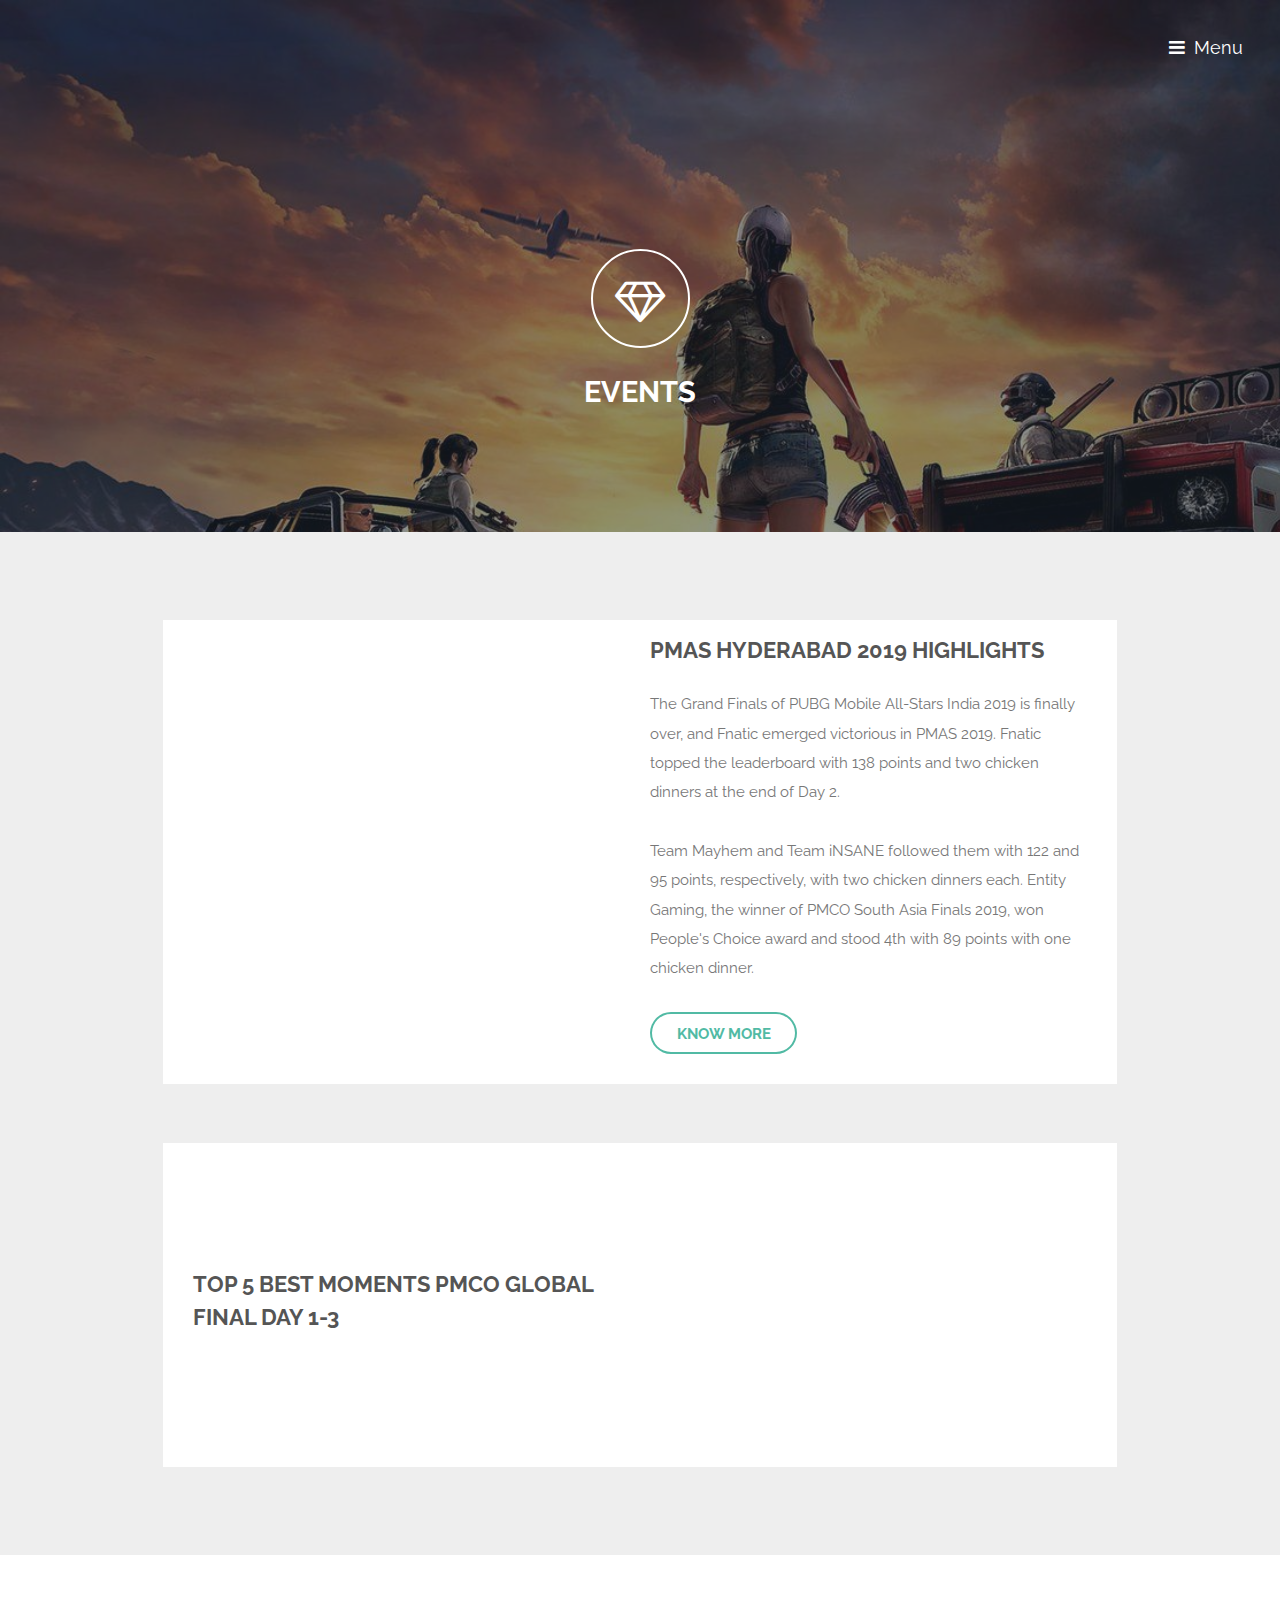
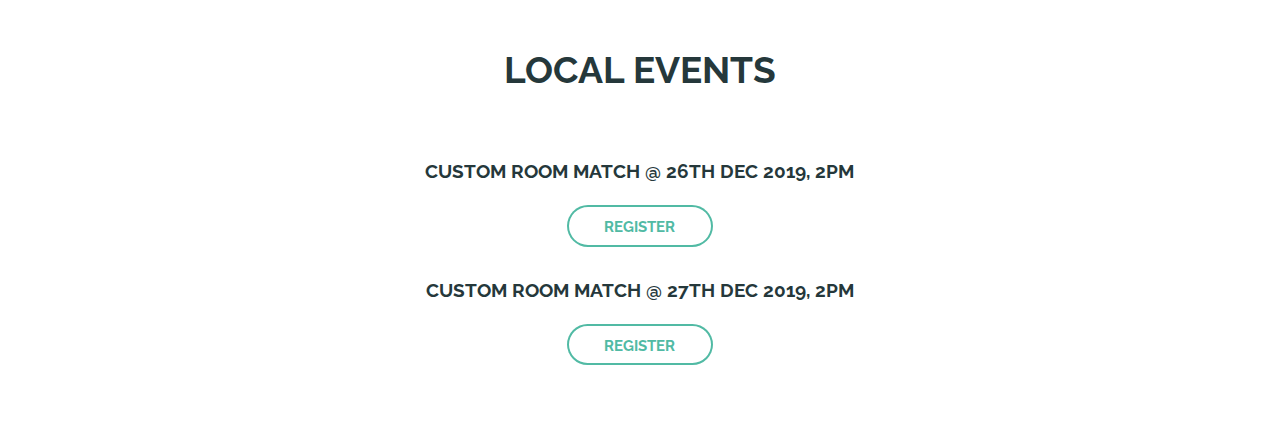
<file: events/index.html>
<!DOCTYPE HTML>
<!--
	Retrospect by TEMPLATED
	templated.co @templatedco
	Released for free under the Creative Commons Attribution 3.0 license (templated.co/license)
-->
<html>
	<head>
		<title>Events</title>
		<meta charset="utf-8" />
		<meta name="viewport" content="width=device-width, initial-scale=1" />
		<!--[if lte IE 8]><script src="assets/js/ie/html5shiv.js"></script><![endif]-->
		<link rel="stylesheet" href="assets/css/main.css" />
		<!--[if lte IE 8]><link rel="stylesheet" href="assets/css/ie8.css" /><![endif]-->
		<!--[if lte IE 9]><link rel="stylesheet" href="assets/css/ie9.css" /><![endif]-->
	</head>
	<body class="landing">

		<!-- Header -->
			<header id="header" class="alt">

				<a href="#nav">Menu</a>
			</header>

		<!-- Nav -->
		<nav id="nav">
			<ul class="links">
					<li><a href="https:\\bavya-sri.github.io\PUBG-Mobile-Gammers\">Home</a></li>
				<li><a href="https:\\bavya-sri.github.io\PUBG-Mobile-Gammers\tips\index.html">Tips&Guides</a></li>
				<li><a href="https:\\bavya-sri.github.io\PUBG-Mobile-Gammers\rp10\index.html">Current Season RP Info</a></li>
				<li><a href="https:\\bavya-sri.github.io\PUBG-Mobile-Gammers\events\index.html">Events</a></li>

				<li><a href="https:\\bavya-sri.github.io\PUBG-Mobile-Gammers\streamers\index.html">Top Indian Streamers</a></li>
				<li><a href="https:\\bavya-sri.github.io\PUBG-Mobile-Gammers\about\index.html">About</a></li>
				</ul>
		</nav>

		<!-- Banner -->
			<section id="banner">
				<br><br><br><br>
				<i class="icon fa-diamond"></i>
				<h2>Events</h2>


			</section>

		<!-- One -->
			<section id="one" class="wrapper style1">
				<div class="inner">
					<article class="feature left">
						<span class="image"><embed width="420" height="315"
src="https://www.youtube.com/embed/v=gtS_aUT2Mlo">
						</span>
						<div class="content">
							<h2>PMAS Hyderabad 2019 Highlights</h2>
								<p>The Grand Finals of PUBG Mobile All-Stars India 2019 is finally over, and Fnatic emerged victorious in PMAS 2019. Fnatic topped the leaderboard with 138 points and two chicken dinners at the end of Day 2. </p>
								<p>Team Mayhem and Team iNSANE followed them with 122 and 95 points, respectively, with two chicken dinners each. Entity Gaming, the winner of PMCO South Asia Finals 2019, won People's Choice award and stood 4th with 89 points with one chicken dinner.</p>

							<ul class="actions">
								<li>
									<a href="C:\Users\bavya\Desktop\PUBG Mobile\pmas\index.html" class="button alt">Know More</a>
								</li>
							</ul>
						</div>
					</article>
					<article class="feature right">
						<span class="image">
							<embed width="420" height="315"
							src="https://www.youtube.com/embed/v=asH9o06rY90">
						</span>
						<div class="content">
							<h2>Top 5 Best Moments PMCO Global Final Day 1-3</h2>

						</div>
					</article>
				</div>
			</section>

		<!-- Two -->
			<section id="two" class="wrapper special">
				<div class="inner">
					<header class="major narrow">
						<h2>Local Events</h2>

					</header>

						<div class="content">
							<h3>Custom Room Match @ 26th Dec 2019, 2PM</h3>
<a href="https://forms.gle/XxTf6U95hsVgPkTD7" class="button alt">Register</a>
						</div>
<br>
						<div class="content">
							<h3>Custom Room Match @ 27th Dec 2019, 2PM</h3>
<a href="https://forms.gle/YyLLnJgzLjpkGgJ99" class="button alt">Register</a>
						</div>

					</div>


			</section>





		<!-- Scripts -->
			<script src="assets/js/jquery.min.js"></script>
			<script src="assets/js/skel.min.js"></script>
			<script src="assets/js/util.js"></script>
			<!--[if lte IE 8]><script src="assets/js/ie/respond.min.js"></script><![endif]-->
			<script src="assets/js/main.js"></script>

	</body>
</html>
</file>
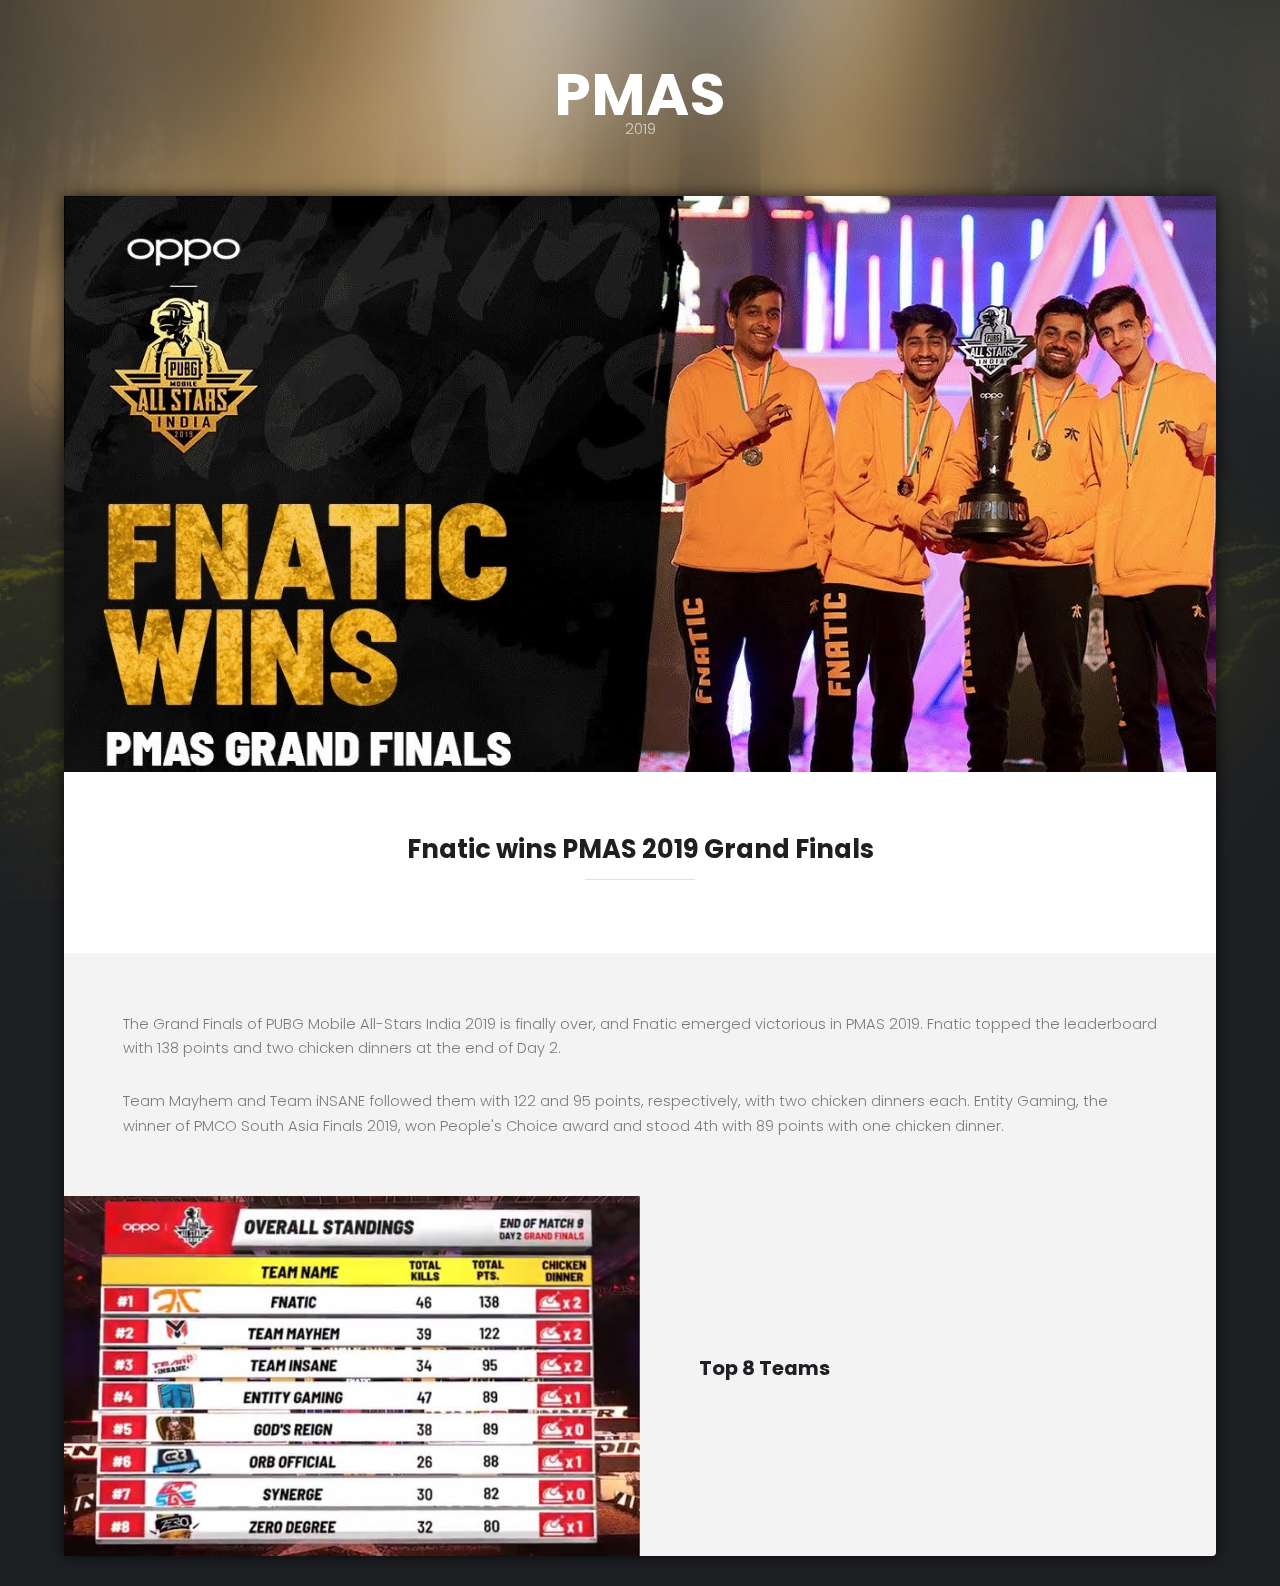
<file: pmas/index.html>
<!DOCTYPE HTML>
<!--
	Caminar by TEMPLATED
	templated.co @templatedco
	Released for free under the Creative Commons Attribution 3.0 license (templated.co/license)
-->
<html>
	<head>
		<title>PMAS 2019</title>
		<meta charset="utf-8" />
		<meta name="viewport" content="width=device-width, initial-scale=1" />
		<link rel="stylesheet" href="assets/css/main.css" />
	</head>
	<body>

		<!-- Header -->
			<header id="header">
				<div class="logo"><a href="#">PMAS <span>2019</span></a></div>
			</header>


		<!-- Main -->
			<section id="main">
				<div class="inner">

				<!-- One -->
					<section id="one" class="wrapper style1">

						<div class="image fit flush">
							<img src="images/pmas.jpg" alt="" />
						</div>
						<header class="special">
							<h2>Fnatic wins PMAS 2019 Grand Finals</h2>

						</header>
						<div class="content">
							<p>The Grand Finals of PUBG Mobile All-Stars India 2019 is finally over, and Fnatic emerged victorious in PMAS 2019. Fnatic topped the leaderboard with 138 points and two chicken dinners at the end of Day 2. </p>
							<p>Team Mayhem and Team iNSANE followed them with 122 and 95 points, respectively, with two chicken dinners each. Entity Gaming, the winner of PMCO South Asia Finals 2019, won People's Choice award and stood 4th with 89 points with one chicken dinner.</p>
						</div>
					</section>

				<!-- Two -->

				<!-- Three -->
					<section id="three" class="wrapper">
						<div class="spotlight">
							<div class="image flush"><img src="images/pmasrr.jpg" alt="" /></div>
							<div class="inner">
								<h3>Top 8 Teams</h3>
								
						</div>


					</section>

				</div>
			</section>

		<!-- Footer -->

		<!-- Scripts -->
			<script src="assets/js/jquery.min.js"></script>
			<script src="assets/js/jquery.poptrox.min.js"></script>
			<script src="assets/js/skel.min.js"></script>
			<script src="assets/js/util.js"></script>
			<script src="assets/js/main.js"></script>

	</body>
</html>
</file>
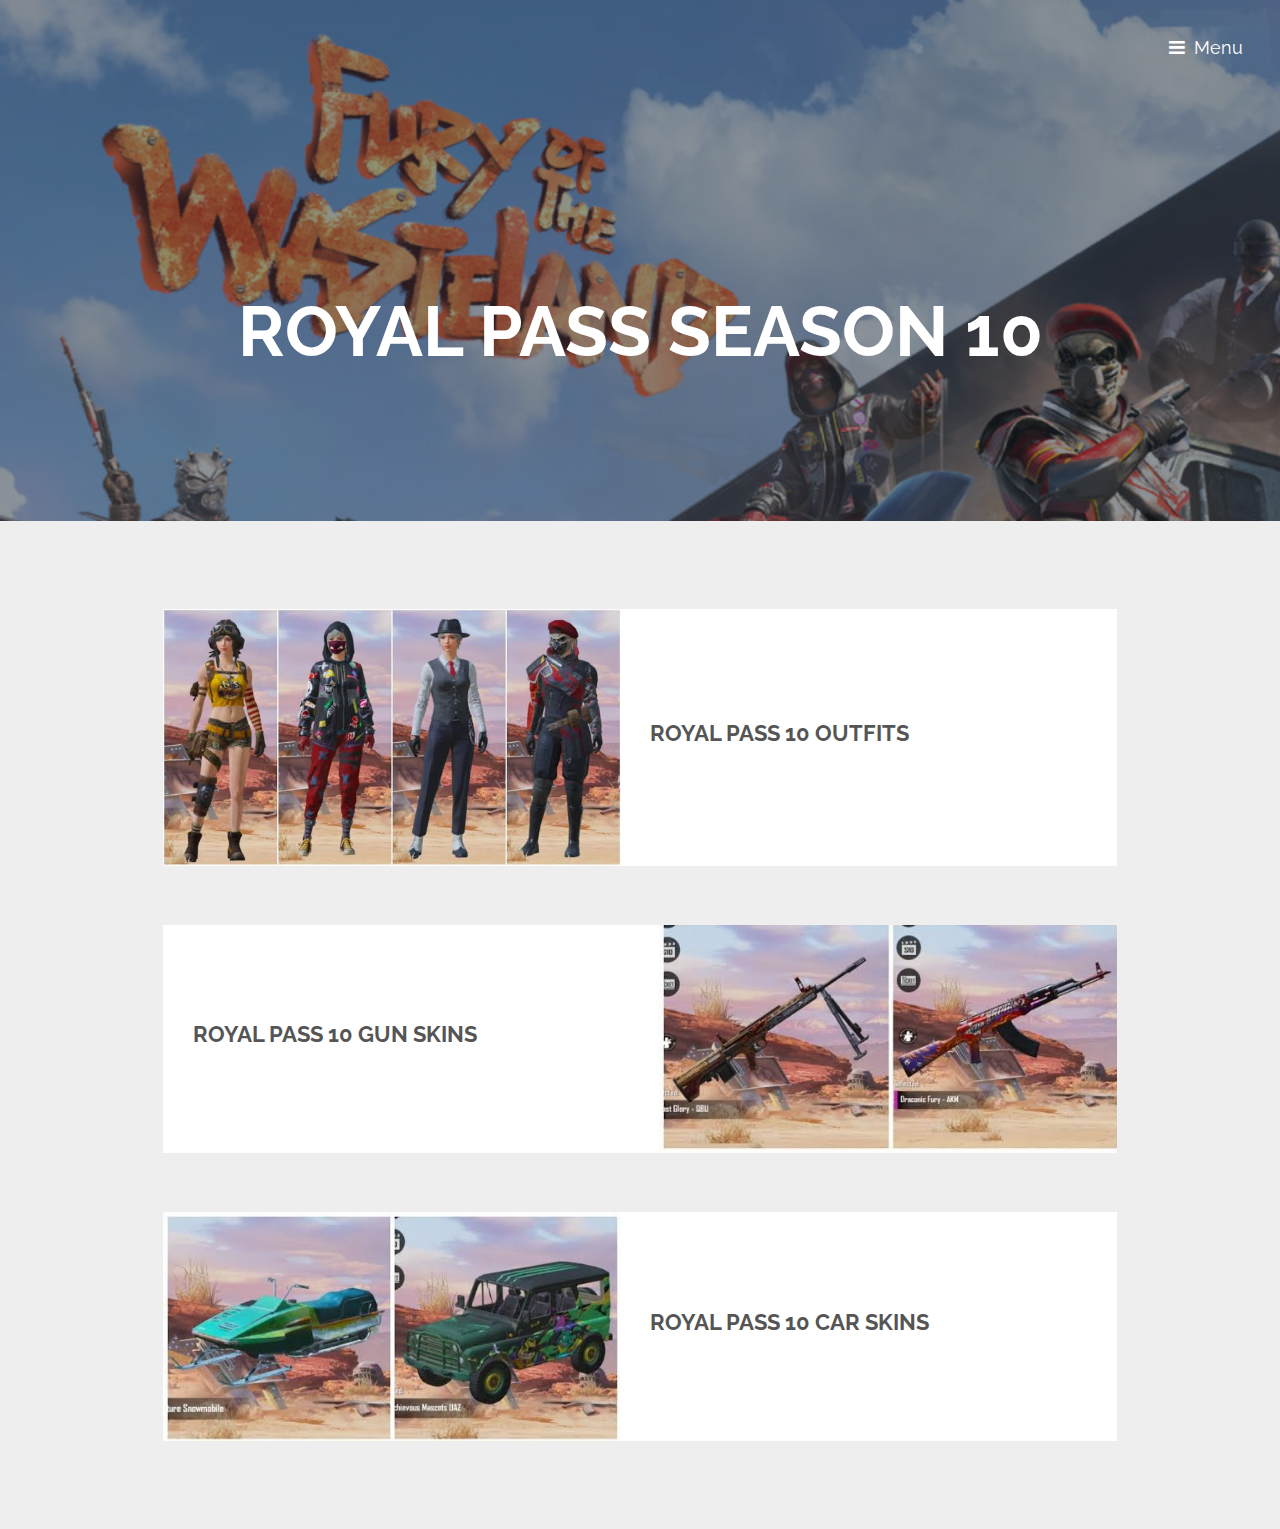
<file: rp10/index.html>
<!DOCTYPE HTML>
<!--
	Retrospect by TEMPLATED
	templated.co @templatedco
	Released for free under the Creative Commons Attribution 3.0 license (templated.co/license)
-->
<html>
	<head>
		<title>Royal Pass 10</title>
		<meta charset="utf-8" />
		<meta name="viewport" content="width=device-width, initial-scale=1" />
		<!--[if lte IE 8]><script src="assets/js/ie/html5shiv.js"></script><![endif]-->
		<link rel="stylesheet" href="assets/css/main.css" />
		<!--[if lte IE 8]><link rel="stylesheet" href="assets/css/ie8.css" /><![endif]-->
		<!--[if lte IE 9]><link rel="stylesheet" href="assets/css/ie9.css" /><![endif]-->
	</head>
	<body class="landing">

		<!-- Header -->
			<header id="header" class="alt">
				<a href="#nav">Menu</a>
			</header>

		<!-- Nav -->
		<nav id="nav">
			<ul class="links">
				<li><a href="https://github.com/bavya-sri/PUBG-Mobile-Gammers/tree/master/index.html">Home</a></li>
				<li><a href="https://github.com/bavya-sri/PUBG-Mobile-Gammers/tree/master/tips/index.html">Tips&Guides</a></li>
				<li><a href="https://github.com/bavya-sri/PUBG-Mobile-Gammers/tree/master/rp10/index.html">Current Season RP Info</a></li>
				<li><a href="https://github.com/bavya-sri/PUBG-Mobile-Gammers/tree/master/events/index.html">Events</a></li>

				<li><a href="https://github.com/bavya-sri/PUBG-Mobile-Gammers/tree/master/streamers/index.html">Top Indian Streamers</a></li>
				<li><a href="https://github.com/bavya-sri/PUBG-Mobile-Gammers/tree/master/about/index.html">About</a></li>
			</ul>
		</nav>


		<!-- Banner -->
			<section id="banner">
<br>
<br>
<br>
<br><br>
				<h2 style="font-size:70px">Royal Pass Season 10</h2>

			</section>

		<!-- One -->
			<section id="one" class="wrapper style1">
				<div class="inner">
					<article class="feature left">
						<span class="image"><img src="images/outfits.jpg" alt="" /></span>
						<div class="content">
							<h2>Royal Pass 10 Outfits</h2>

						</div>
					</article>
					<article class="feature right">
						<span class="image"><img src="images/skinsgun.jpg" alt="" /></span>
						<div class="content">
							<h2>Royal Pass 10 Gun Skins</h2>

						</div>
					</article>
					<article class="feature left">
						<span class="image"><img src="images/cars.jpg" alt="" /></span>
						<div class="content">
							<h2>Royal Pass 10 Car Skins</h2>

						</div>
					</article>
				</div>
			</section>


		<!-- Scripts -->
			<script src="assets/js/jquery.min.js"></script>
			<script src="assets/js/skel.min.js"></script>
			<script src="assets/js/util.js"></script>
			<!--[if lte IE 8]><script src="assets/js/ie/respond.min.js"></script><![endif]-->
			<script src="assets/js/main.js"></script>

	</body>
</html>
</file>
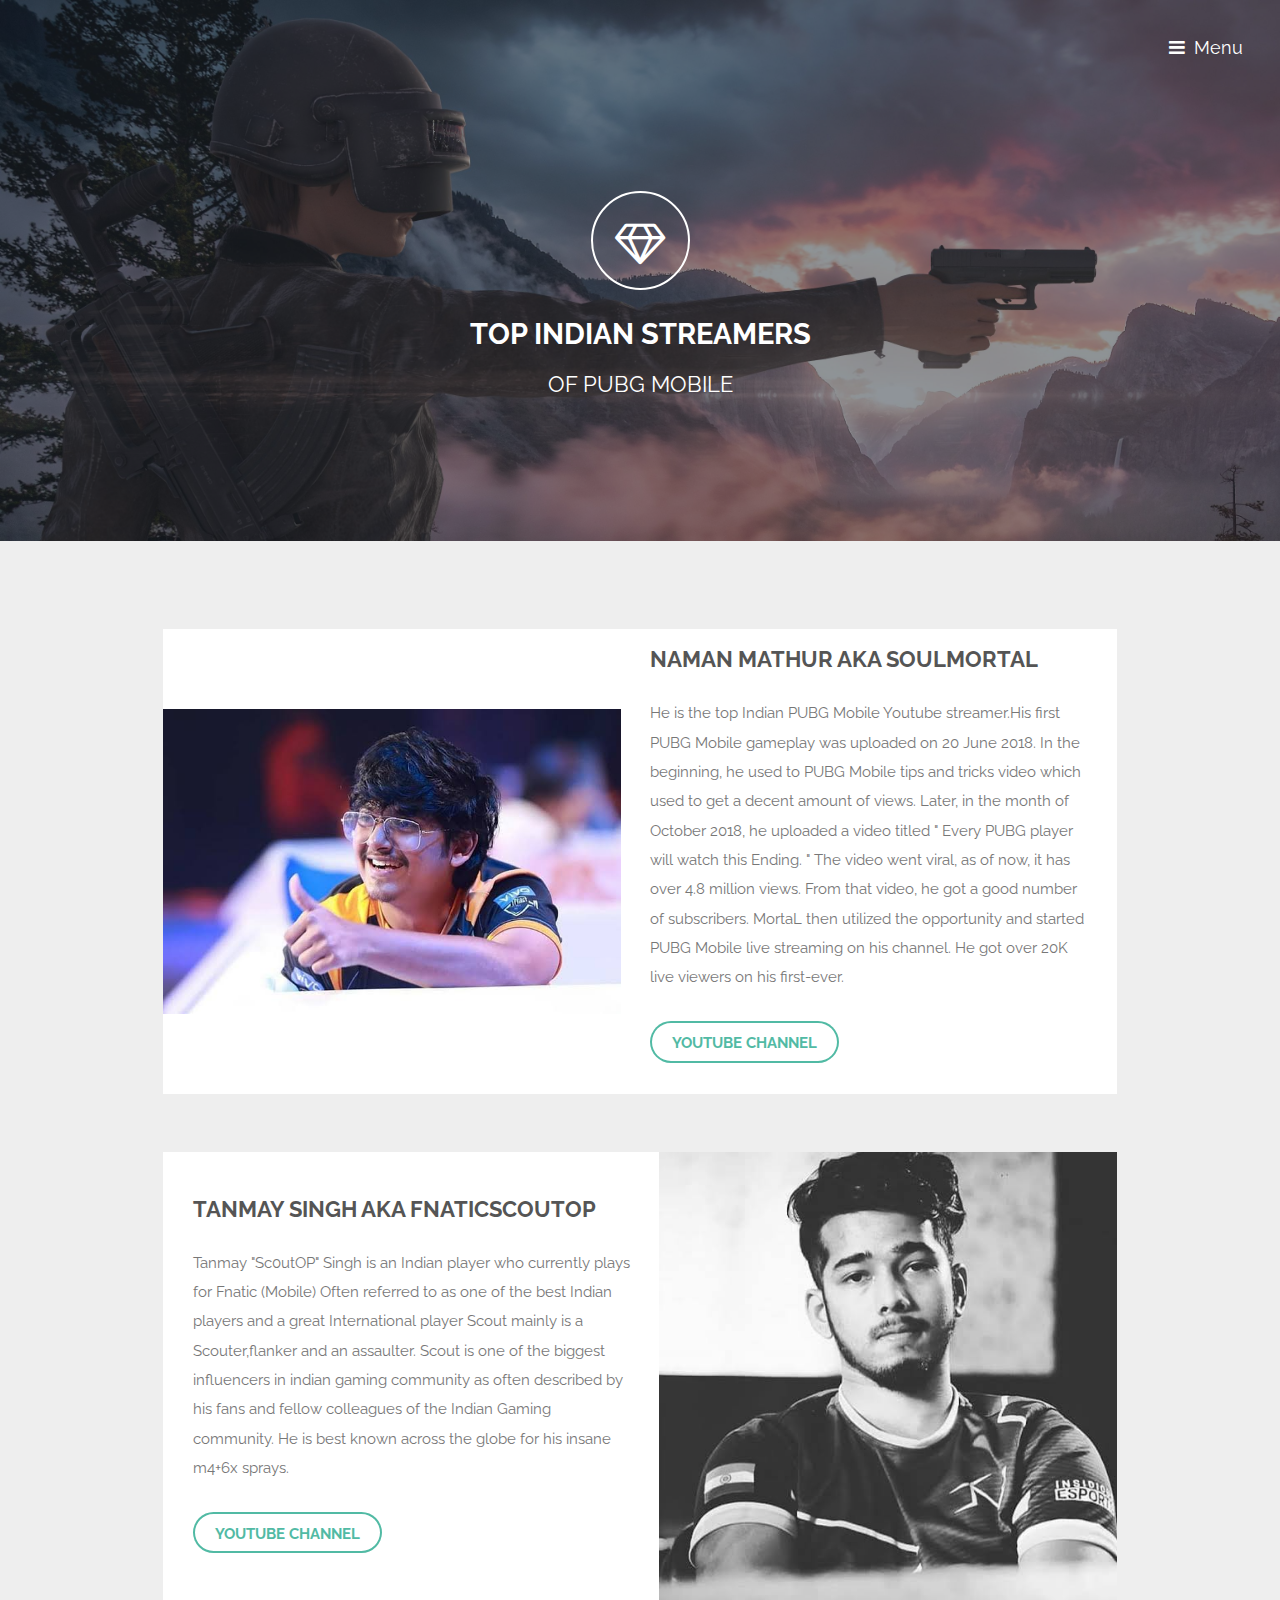
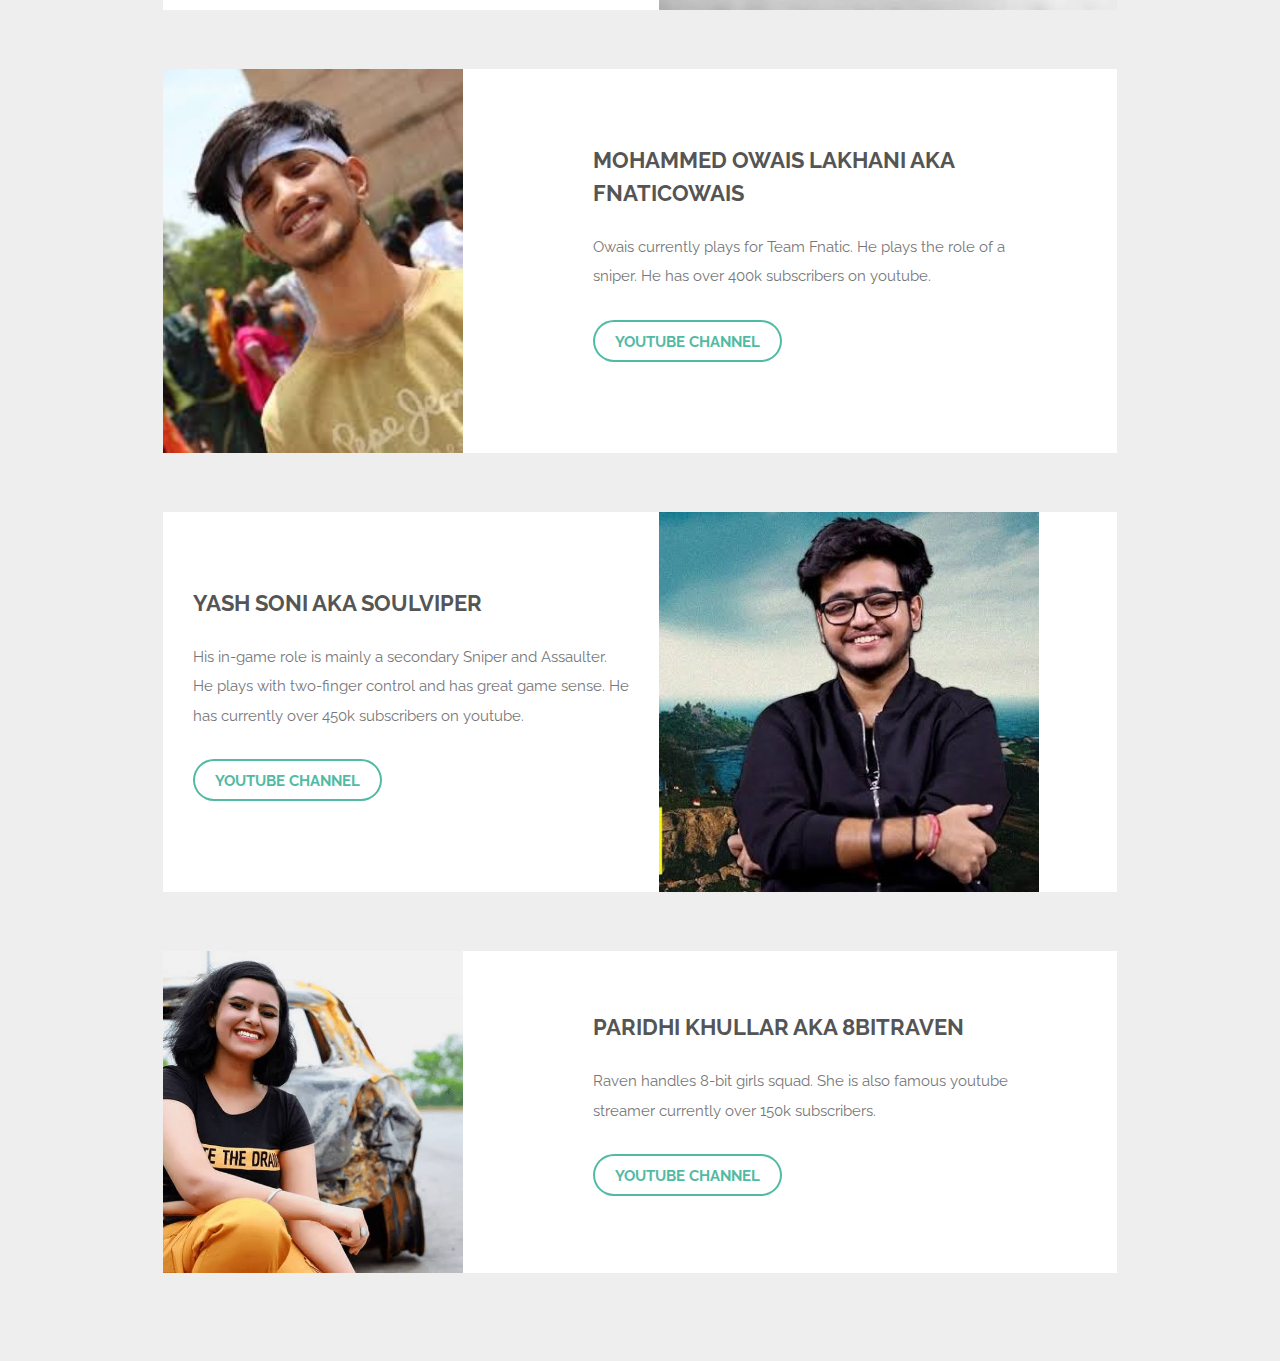
<file: streamers/index.html>
<!DOCTYPE HTML>
<!--
	Retrospect by TEMPLATED
	templated.co @templatedco
	Released for free under the Creative Commons Attribution 3.0 license (templated.co/license)
-->
<html>
	<head>
		<title>Top Streamers</title>
		<meta charset="utf-8" />
		<meta name="viewport" content="width=device-width, initial-scale=1" />
		<!--[if lte IE 8]><script src="assets/js/ie/html5shiv.js"></script><![endif]-->
		<link rel="stylesheet" href="assets/css/main.css" />
		<!--[if lte IE 8]><link rel="stylesheet" href="assets/css/ie8.css" /><![endif]-->
		<!--[if lte IE 9]><link rel="stylesheet" href="assets/css/ie9.css" /><![endif]-->
	</head>
	<body class="landing">

		<!-- Header -->
			<header id="header" class="alt">

				<a href="#nav">Menu</a>
			</header>

		<!-- Nav -->
			<nav id="nav">
				<ul class="links">
					<li><a href="https:\\bavya-sri.github.io\PUBG-Mobile-Gammers\">Home</a></li>
				<li><a href="https:\\bavya-sri.github.io\PUBG-Mobile-Gammers\tips\index.html">Tips&Guides</a></li>
				<li><a href="https:\\bavya-sri.github.io\PUBG-Mobile-Gammers\rp10\index.html">Current Season RP Info</a></li>
				<li><a href="https:\\bavya-sri.github.io\PUBG-Mobile-Gammers\events\index.html">Events</a></li>

				<li><a href="https:\\bavya-sri.github.io\PUBG-Mobile-Gammers\streamers\index.html">Top Indian Streamers</a></li>
				<li><a href="https:\\bavya-sri.github.io\PUBG-Mobile-Gammers\about\index.html">About</a></li>
				</ul>
			</nav>

		<!-- Banner -->
			<section id="banner">
				<br><br>
				<i class="icon fa-diamond"></i>
				<h2>Top Indian Streamers</h2>
				<p>Of PUBG Mobile</p>

			</section>

		<!-- One -->
			<section id="one" class="wrapper style1">
				<div class="inner">
					<article class="feature left">
						<span class="image"><img src="images/mortal.jpg" alt="" /></span>
						<div class="content">
							<h2> Naman Mathur aka soulmortal</h2>
							<p>He is the top Indian PUBG Mobile Youtube streamer.His first PUBG Mobile gameplay was uploaded on 20 June 2018.

In the beginning, he used to PUBG Mobile tips and tricks video which used to get a decent amount of views. Later, in the month of October 2018, he uploaded a video titled " Every PUBG player will watch this Ending. " The video went viral, as of now, it has over 4.8 million views. From that video, he got a good number of subscribers.
MortaL then utilized the opportunity and started PUBG Mobile live streaming on his channel. He got over 20K live viewers on his first-ever.</p>
							<ul class="actions">
								<li>
									<a href="https://www.youtube.com/channel/UC7Q7pl0z0MrdayvmAnchlJQ" class="button alt">Youtube channel</a>
								</li>
							</ul>
						</div>
					</article>
					<article class="feature right">
						<span class="image"><img src="images/scout.jpg" alt="" /></span>
						<div class="content">
							<h2>Tanmay Singh aka fnaticscoutop</h2>
							<p>Tanmay "Sc0utOP" Singh is an Indian player who currently plays for Fnatic (Mobile)
Often referred to as one of the best Indian players and a great International player Scout mainly is a Scouter,flanker and an assaulter. Scout is one of the biggest influencers in indian gaming community as often described by his fans and fellow colleagues of the Indian Gaming community. He is best known across the globe for his insane m4+6x sprays.</p>
							<ul class="actions">
								<li>
									<a href="https://www.youtube.com/channel/UCYxMATvBqKQx7utYcYK3waA" class="button alt">Youtube channel</a>
								</li>
							</ul>
						</div>
					</article>
					<article class="feature left">
						<span class="image" style="width:400px"><img src="images/owais.jpg" style="width:300px" alt="" /></span>
						<div class="content">
							<h2>Mohammed Owais Lakhani aka Fnaticowais</h2>
							<p>Owais currently plays for Team Fnatic. He plays the role of a sniper. He has over 400k subscribers on youtube.</p>
							<ul class="actions">
								<li>
									<a href="https://www.youtube.com/channel/UCPP1Jt0WKVaFdsfKoQ6V4CQ" class="button alt">Youtube channel</a>
								</li>
							</ul>
						</div>
					</article>
					<article class="feature right">
						<span class="image"><img src="images/viper.jpg" style="height:380px"alt="" /></span>
						<div class="content">
							<h2>yash soni aka soulviper</h2>
							<p>His in-game role is mainly a secondary Sniper and Assaulter. He plays with two-finger control and has great game sense.
							He has currently over 450k subscribers on youtube.</p>
							<ul class="actions">
								<li>
									<a href="https://www.youtube.com/channel/UCQ-aRbnit-y0TlR7CpNSJWA" class="button alt">Youtube channel</a>
								</li>
							</ul>
						</div>
					</article>
					<article class="feature left">
						<span class="image" style="width:400px"><img src="images/ravenn.jpg" style="width:300px" alt="" /></span>
						<div class="content">
							<h2>Paridhi Khullar aka 8bitraven</h2>
							<p>Raven handles 8-bit girls squad. She is also famous youtube streamer currently over 150k subscribers.</p>
							<ul class="actions">
								<li>
									<a href="https://www.youtube.com/channel/UC9qdAICl3RGIuCE2XsQhXEQ" class="button alt">Youtube channel</a>
								</li>
							</ul>
						</div>
					</article>
				</div>
			</section>



		<!-- Scripts -->
			<script src="assets/js/jquery.min.js"></script>
			<script src="assets/js/skel.min.js"></script>
			<script src="assets/js/util.js"></script>
			<!--[if lte IE 8]><script src="assets/js/ie/respond.min.js"></script><![endif]-->
			<script src="assets/js/main.js"></script>

	</body>
</html>
</file>
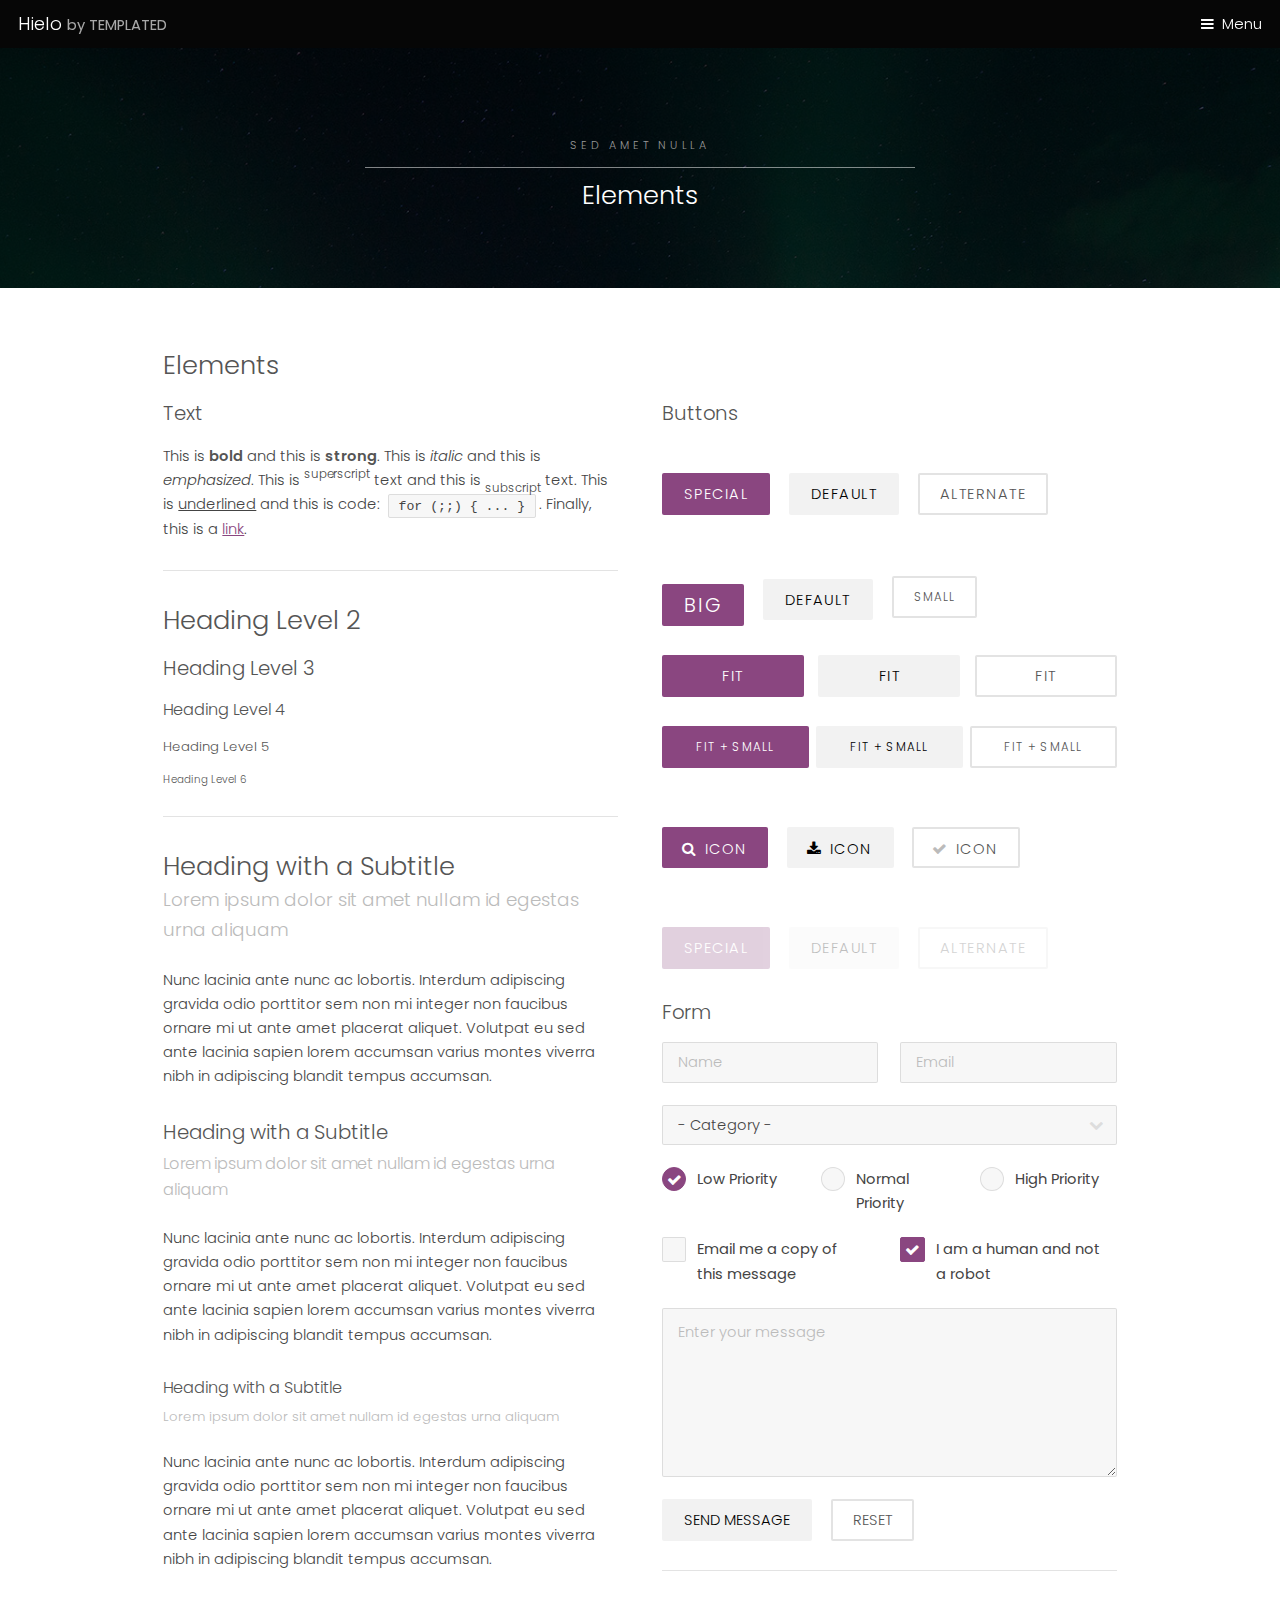
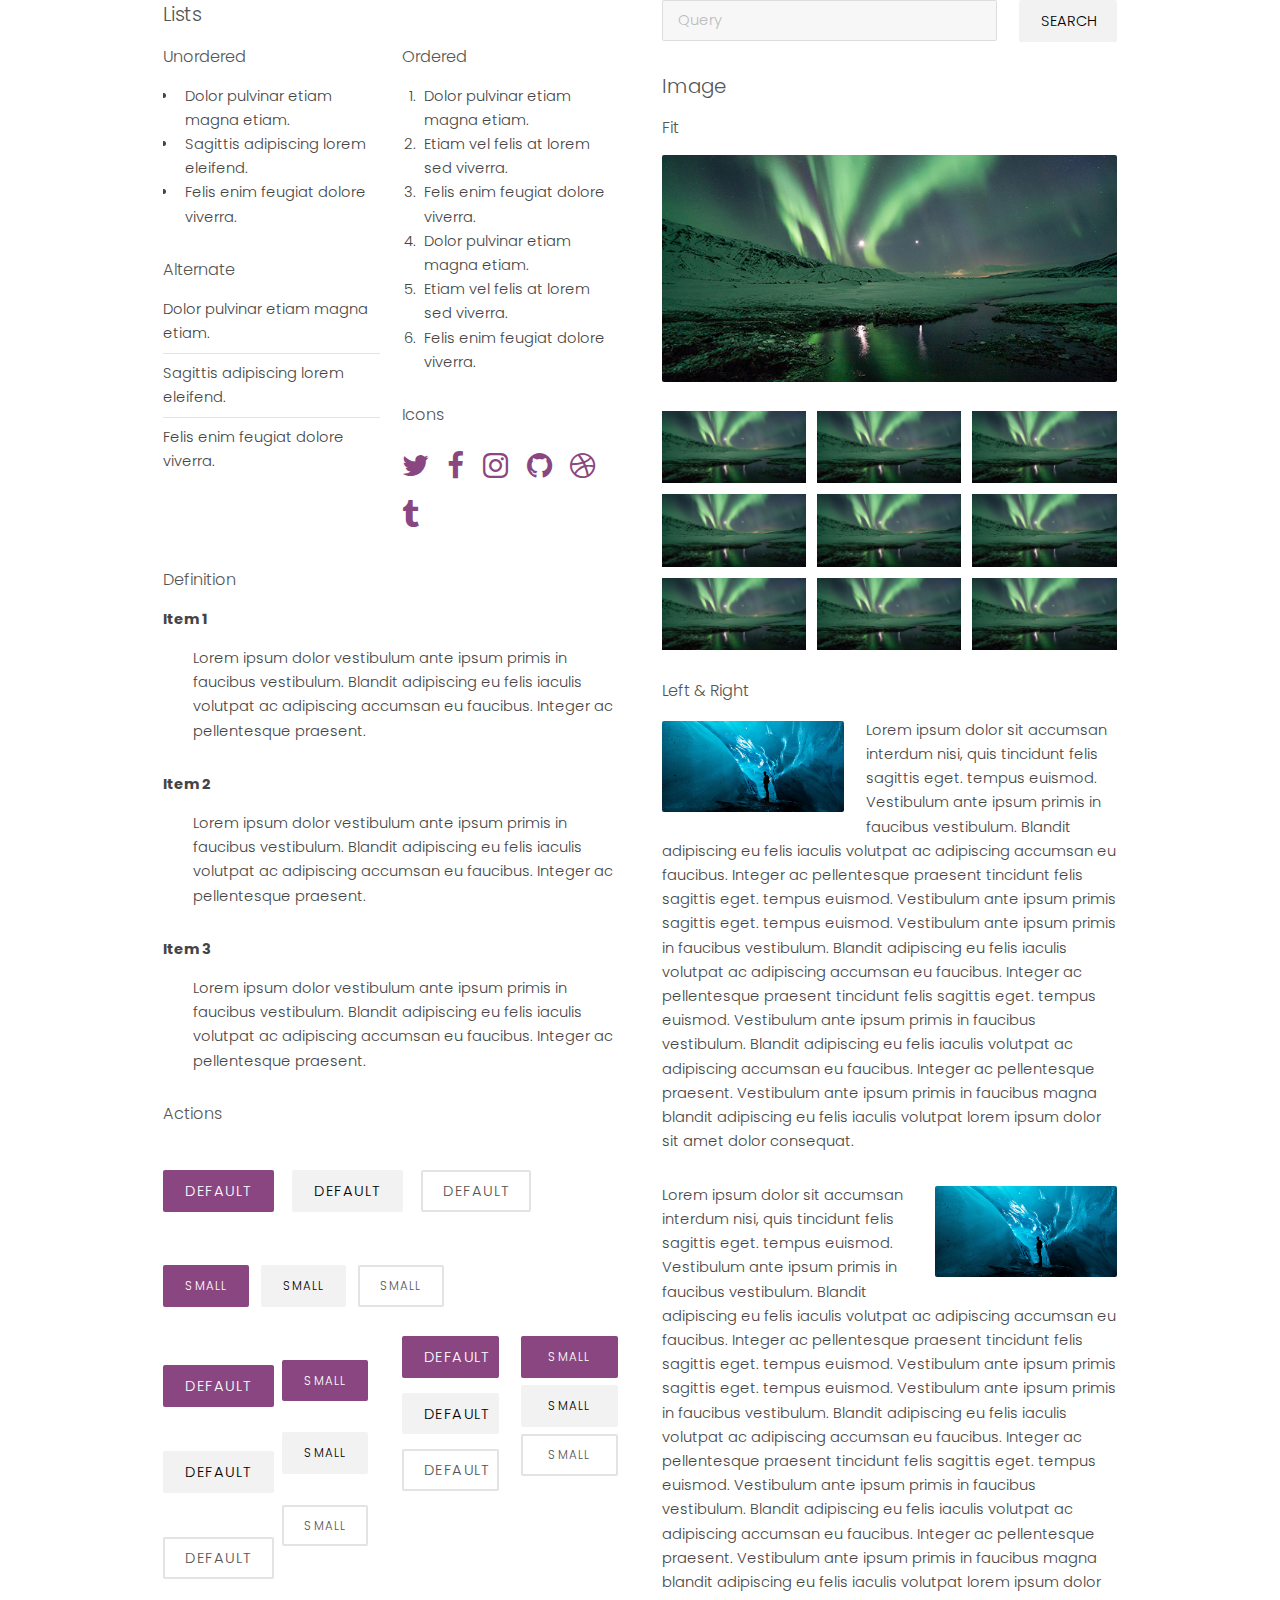
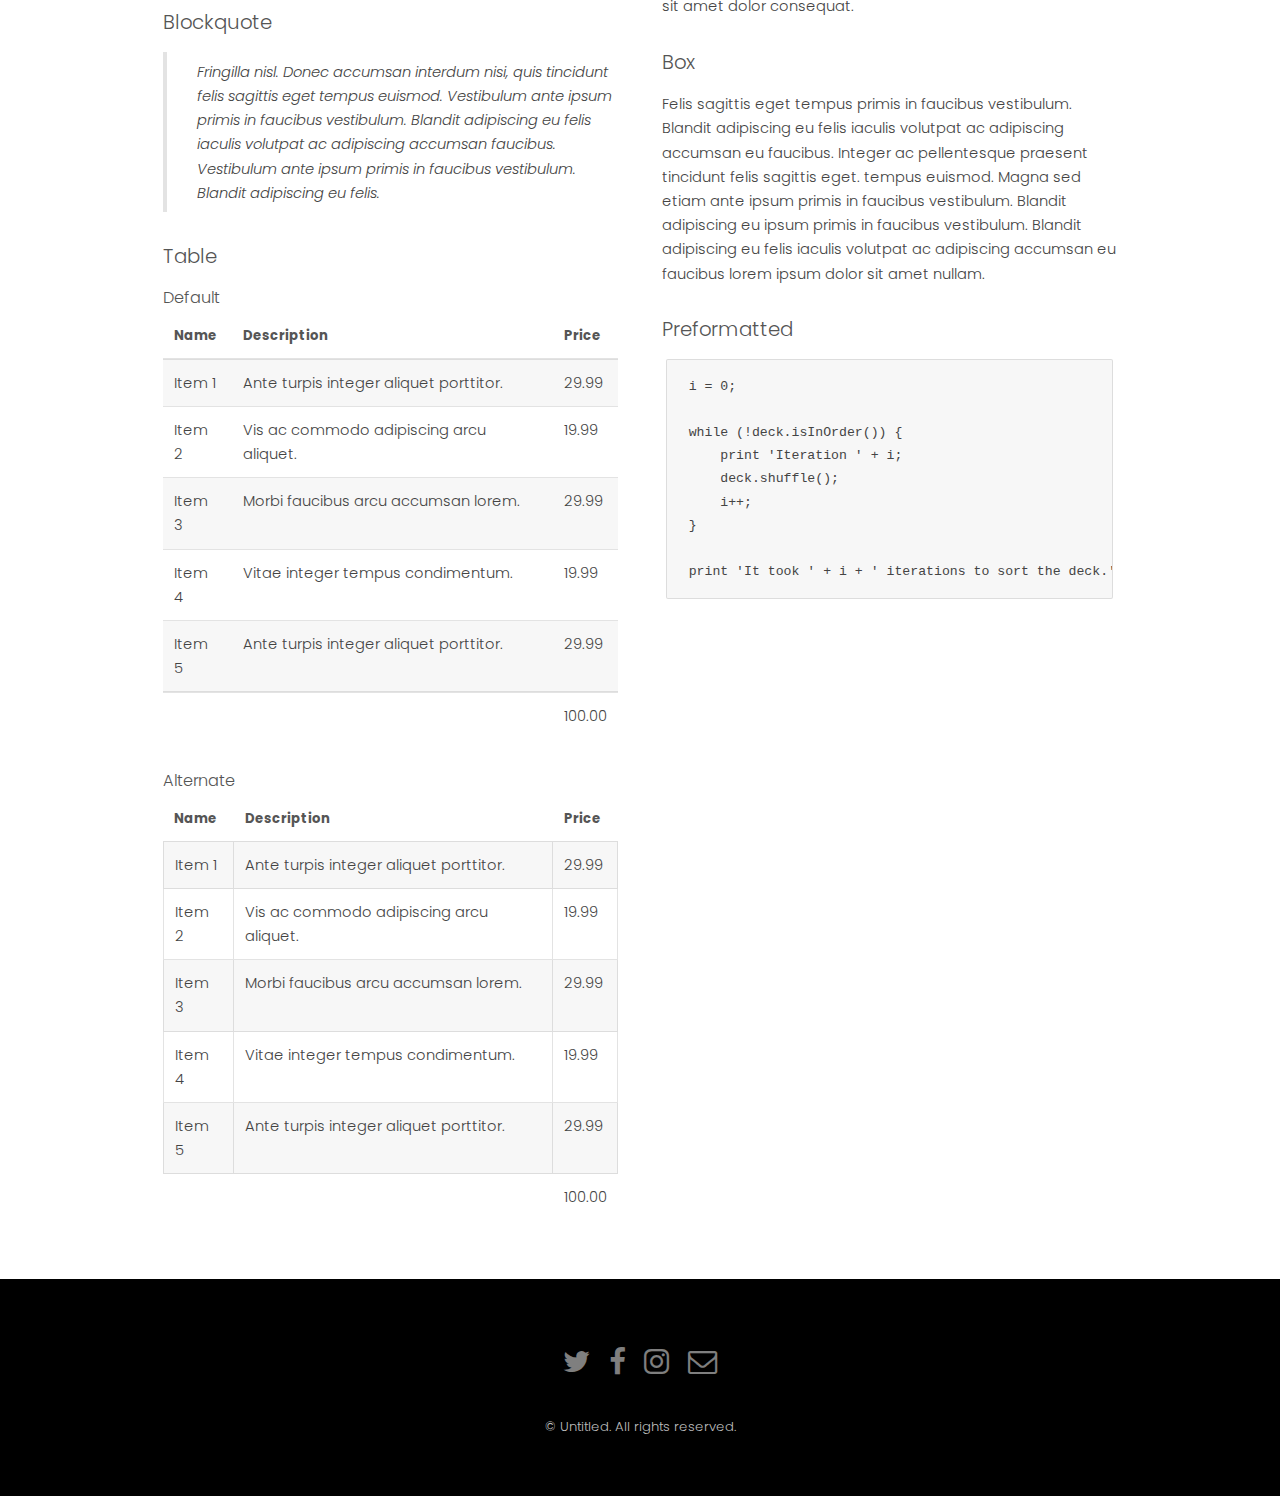
<file: elements.html>
<!DOCTYPE HTML>
<!--
	Hielo by TEMPLATED
	templated.co @templatedco
	Released for free under the Creative Commons Attribution 3.0 license (templated.co/license)
-->
<html>
	<head>
		<title>Hielo by TEMPLATED</title>
		<meta charset="utf-8" />
		<meta name="viewport" content="width=device-width, initial-scale=1" />
		<link rel="stylesheet" href="assets/css/main.css" />
	</head>
	<body class="subpage">

		<!-- Header -->
			<header id="header">
				<div class="logo"><a href="index.html">Hielo <span>by TEMPLATED</span></a></div>
				<a href="#menu">Menu</a>
			</header>

		<!-- Nav -->
			<nav id="menu">
				<ul class="links">
					<li><a href="index.html">Home</a></li>
					<li><a href="generic.html">Generic</a></li>
					<li><a href="elements.html">Elements</a></li>
				</ul>
			</nav>

		<!-- One -->
			<section id="One" class="wrapper style3">
				<div class="inner">
					<header class="align-center">
						<p>Sed amet nulla</p>
						<h2>Elements</h2>
					</header>
				</div>
			</section>

		<!-- Main -->
			<div id="main" class="container">

				<!-- Elements -->
					<h2 id="elements">Elements</h2>
					<div class="row 200%">
						<div class="6u 12u$(medium)">

							<!-- Text stuff -->
								<h3>Text</h3>
								<p>This is <b>bold</b> and this is <strong>strong</strong>. This is <i>italic</i> and this is <em>emphasized</em>.
								This is <sup>superscript</sup> text and this is <sub>subscript</sub> text.
								This is <u>underlined</u> and this is code: <code>for (;;) { ... }</code>.
								Finally, this is a <a href="#">link</a>.</p>
								<hr />
								<h2>Heading Level 2</h2>
								<h3>Heading Level 3</h3>
								<h4>Heading Level 4</h4>
								<h5>Heading Level 5</h5>
								<h6>Heading Level 6</h6>
								<hr />
								<header>
									<h2>Heading with a Subtitle</h2>
									<p>Lorem ipsum dolor sit amet nullam id egestas urna aliquam</p>
								</header>
								<p>Nunc lacinia ante nunc ac lobortis. Interdum adipiscing gravida odio porttitor sem non mi integer non faucibus ornare mi ut ante amet placerat aliquet. Volutpat eu sed ante lacinia sapien lorem accumsan varius montes viverra nibh in adipiscing blandit tempus accumsan.</p>
								<header>
									<h3>Heading with a Subtitle</h3>
									<p>Lorem ipsum dolor sit amet nullam id egestas urna aliquam</p>
								</header>
								<p>Nunc lacinia ante nunc ac lobortis. Interdum adipiscing gravida odio porttitor sem non mi integer non faucibus ornare mi ut ante amet placerat aliquet. Volutpat eu sed ante lacinia sapien lorem accumsan varius montes viverra nibh in adipiscing blandit tempus accumsan.</p>
								<header>
									<h4>Heading with a Subtitle</h4>
									<p>Lorem ipsum dolor sit amet nullam id egestas urna aliquam</p>
								</header>
								<p>Nunc lacinia ante nunc ac lobortis. Interdum adipiscing gravida odio porttitor sem non mi integer non faucibus ornare mi ut ante amet placerat aliquet. Volutpat eu sed ante lacinia sapien lorem accumsan varius montes viverra nibh in adipiscing blandit tempus accumsan.</p>

							<!-- Lists -->
								<h3>Lists</h3>
								<div class="row">
									<div class="6u 12u$(small)">

										<h4>Unordered</h4>
										<ul>
											<li>Dolor pulvinar etiam magna etiam.</li>
											<li>Sagittis adipiscing lorem eleifend.</li>
											<li>Felis enim feugiat dolore viverra.</li>
										</ul>

										<h4>Alternate</h4>
										<ul class="alt">
											<li>Dolor pulvinar etiam magna etiam.</li>
											<li>Sagittis adipiscing lorem eleifend.</li>
											<li>Felis enim feugiat dolore viverra.</li>
										</ul>

									</div>
									<div class="6u$ 12u$(small)">

										<h4>Ordered</h4>
										<ol>
											<li>Dolor pulvinar etiam magna etiam.</li>
											<li>Etiam vel felis at lorem sed viverra.</li>
											<li>Felis enim feugiat dolore viverra.</li>
											<li>Dolor pulvinar etiam magna etiam.</li>
											<li>Etiam vel felis at lorem sed viverra.</li>
											<li>Felis enim feugiat dolore viverra.</li>
										</ol>

										<h4>Icons</h4>
										<ul class="icons">
											<li><a href="#" class="icon fa-twitter"><span class="label">Twitter</span></a></li>
											<li><a href="#" class="icon fa-facebook"><span class="label">Facebook</span></a></li>
											<li><a href="#" class="icon fa-instagram"><span class="label">Instagram</span></a></li>
											<li><a href="#" class="icon fa-github"><span class="label">Github</span></a></li>
											<li><a href="#" class="icon fa-dribbble"><span class="label">Dribbble</span></a></li>
											<li><a href="#" class="icon fa-tumblr"><span class="label">Tumblr</span></a></li>
										</ul>

									</div>
								</div>
								<h4>Definition</h4>
								<dl>
									<dt>Item 1</dt>
									<dd>
										<p>Lorem ipsum dolor vestibulum ante ipsum primis in faucibus vestibulum. Blandit adipiscing eu felis iaculis volutpat ac adipiscing accumsan eu faucibus. Integer ac pellentesque praesent.</p>
									</dd>
									<dt>Item 2</dt>
									<dd>
										<p>Lorem ipsum dolor vestibulum ante ipsum primis in faucibus vestibulum. Blandit adipiscing eu felis iaculis volutpat ac adipiscing accumsan eu faucibus. Integer ac pellentesque praesent.</p>
									</dd>
									<dt>Item 3</dt>
									<dd>
										<p>Lorem ipsum dolor vestibulum ante ipsum primis in faucibus vestibulum. Blandit adipiscing eu felis iaculis volutpat ac adipiscing accumsan eu faucibus. Integer ac pellentesque praesent.</p>
									</dd>
								</dl>

								<h4>Actions</h4>
								<ul class="actions">
									<li><a href="#" class="button special">Default</a></li>
									<li><a href="#" class="button">Default</a></li>
									<li><a href="#" class="button alt">Default</a></li>
								</ul>
								<ul class="actions small">
									<li><a href="#" class="button special small">Small</a></li>
									<li><a href="#" class="button small">Small</a></li>
									<li><a href="#" class="button alt small">Small</a></li>
								</ul>
								<div class="row">
									<div class="3u 12u$(small)">
										<ul class="actions vertical">
											<li><a href="#" class="button special">Default</a></li>
											<li><a href="#" class="button">Default</a></li>
											<li><a href="#" class="button alt">Default</a></li>
										</ul>
									</div>
									<div class="3u 12u$(small)">
										<ul class="actions vertical small">
											<li><a href="#" class="button special small">Small</a></li>
											<li><a href="#" class="button small">Small</a></li>
											<li><a href="#" class="button alt small">Small</a></li>
										</ul>
									</div>
									<div class="3u 12u$(small)">
										<ul class="actions vertical">
											<li><a href="#" class="button special fit">Default</a></li>
											<li><a href="#" class="button fit">Default</a></li>
											<li><a href="#" class="button alt fit">Default</a></li>
										</ul>
									</div>
									<div class="3u$ 12u$(small)">
										<ul class="actions vertical small">
											<li><a href="#" class="button special small fit">Small</a></li>
											<li><a href="#" class="button small fit">Small</a></li>
											<li><a href="#" class="button alt small fit">Small</a></li>
										</ul>
									</div>
								</div>

							<!-- Blockquote -->
								<h3>Blockquote</h3>
								<blockquote>Fringilla nisl. Donec accumsan interdum nisi, quis tincidunt felis sagittis eget tempus euismod. Vestibulum ante ipsum primis in faucibus vestibulum. Blandit adipiscing eu felis iaculis volutpat ac adipiscing accumsan faucibus. Vestibulum ante ipsum primis in faucibus vestibulum. Blandit adipiscing eu felis.</blockquote>

							<!-- Table -->
								<h3>Table</h3>

								<h4>Default</h4>
								<div class="table-wrapper">
									<table>
										<thead>
											<tr>
												<th>Name</th>
												<th>Description</th>
												<th>Price</th>
											</tr>
										</thead>
										<tbody>
											<tr>
												<td>Item 1</td>
												<td>Ante turpis integer aliquet porttitor.</td>
												<td>29.99</td>
											</tr>
											<tr>
												<td>Item 2</td>
												<td>Vis ac commodo adipiscing arcu aliquet.</td>
												<td>19.99</td>
											</tr>
											<tr>
												<td>Item 3</td>
												<td> Morbi faucibus arcu accumsan lorem.</td>
												<td>29.99</td>
											</tr>
											<tr>
												<td>Item 4</td>
												<td>Vitae integer tempus condimentum.</td>
												<td>19.99</td>
											</tr>
											<tr>
												<td>Item 5</td>
												<td>Ante turpis integer aliquet porttitor.</td>
												<td>29.99</td>
											</tr>
										</tbody>
										<tfoot>
											<tr>
												<td colspan="2"></td>
												<td>100.00</td>
											</tr>
										</tfoot>
									</table>
								</div>

								<h4>Alternate</h4>
								<div class="table-wrapper">
									<table class="alt">
										<thead>
											<tr>
												<th>Name</th>
												<th>Description</th>
												<th>Price</th>
											</tr>
										</thead>
										<tbody>
											<tr>
												<td>Item 1</td>
												<td>Ante turpis integer aliquet porttitor.</td>
												<td>29.99</td>
											</tr>
											<tr>
												<td>Item 2</td>
												<td>Vis ac commodo adipiscing arcu aliquet.</td>
												<td>19.99</td>
											</tr>
											<tr>
												<td>Item 3</td>
												<td> Morbi faucibus arcu accumsan lorem.</td>
												<td>29.99</td>
											</tr>
											<tr>
												<td>Item 4</td>
												<td>Vitae integer tempus condimentum.</td>
												<td>19.99</td>
											</tr>
											<tr>
												<td>Item 5</td>
												<td>Ante turpis integer aliquet porttitor.</td>
												<td>29.99</td>
											</tr>
										</tbody>
										<tfoot>
											<tr>
												<td colspan="2"></td>
												<td>100.00</td>
											</tr>
										</tfoot>
									</table>
								</div>

						</div>
						<div class="6u$ 12u$(medium)">

							<!-- Buttons -->
								<h3>Buttons</h3>
								<ul class="actions">
									<li><a href="#" class="button special">Special</a></li>
									<li><a href="#" class="button">Default</a></li>
									<li><a href="#" class="button alt">Alternate</a></li>
								</ul>
								<ul class="actions">
									<li><a href="#" class="button special big">Big</a></li>
									<li><a href="#" class="button">Default</a></li>
									<li><a href="#" class="button alt small">Small</a></li>
								</ul>
								<ul class="actions fit">
									<li><a href="#" class="button special fit">Fit</a></li>
									<li><a href="#" class="button fit">Fit</a></li>
									<li><a href="#" class="button alt fit">Fit</a></li>
								</ul>
								<ul class="actions fit small">
									<li><a href="#" class="button special fit small">Fit + Small</a></li>
									<li><a href="#" class="button fit small">Fit + Small</a></li>
									<li><a href="#" class="button alt fit small">Fit + Small</a></li>
								</ul>
								<ul class="actions">
									<li><a href="#" class="button special icon fa-search">Icon</a></li>
									<li><a href="#" class="button icon fa-download">Icon</a></li>
									<li><a href="#" class="button alt icon fa-check">Icon</a></li>
								</ul>
								<ul class="actions">
									<li><span class="button special disabled">Special</span></li>
									<li><span class="button disabled">Default</span></li>
									<li><span class="button alt disabled">Alternate</span></li>
								</ul>

							<!-- Form -->
								<h3>Form</h3>

								<form method="post" action="#">
									<div class="row uniform">
										<div class="6u 12u$(xsmall)">
											<input type="text" name="name" id="name" value="" placeholder="Name" />
										</div>
										<div class="6u$ 12u$(xsmall)">
											<input type="email" name="email" id="email" value="" placeholder="Email" />
										</div>
										<!-- Break -->
										<div class="12u$">
											<div class="select-wrapper">
												<select name="category" id="category">
													<option value="">- Category -</option>
													<option value="1">Manufacturing</option>
													<option value="1">Shipping</option>
													<option value="1">Administration</option>
													<option value="1">Human Resources</option>
												</select>
											</div>
										</div>
										<!-- Break -->
										<div class="4u 12u$(small)">
											<input type="radio" id="priority-low" name="priority" checked>
											<label for="priority-low">Low Priority</label>
										</div>
										<div class="4u 12u$(small)">
											<input type="radio" id="priority-normal" name="priority">
											<label for="priority-normal">Normal Priority</label>
										</div>
										<div class="4u$ 12u$(small)">
											<input type="radio" id="priority-high" name="priority">
											<label for="priority-high">High Priority</label>
										</div>
										<!-- Break -->
										<div class="6u 12u$(small)">
											<input type="checkbox" id="copy" name="copy">
											<label for="copy">Email me a copy of this message</label>
										</div>
										<div class="6u$ 12u$(small)">
											<input type="checkbox" id="human" name="human" checked>
											<label for="human">I am a human and not a robot</label>
										</div>
										<!-- Break -->
										<div class="12u$">
											<textarea name="message" id="message" placeholder="Enter your message" rows="6"></textarea>
										</div>
										<!-- Break -->
										<div class="12u$">
											<ul class="actions">
												<li><input type="submit" value="Send Message" /></li>
												<li><input type="reset" value="Reset" class="alt" /></li>
											</ul>
										</div>
									</div>
								</form>

								<hr />

								<form method="post" action="#">
									<div class="row uniform">
										<div class="9u 12u$(small)">
											<input type="text" name="query" id="query" value="" placeholder="Query" />
										</div>
										<div class="3u$ 12u$(small)">
											<input type="submit" value="Search" class="fit" />
										</div>
									</div>
								</form>

							<!-- Image -->
								<h3>Image</h3>

								<h4>Fit</h4>
								<span class="image fit"><img src="images/pic01.jpg" alt="" /></span>
								<div class="box alt">
									<div class="row 50% uniform">
										<div class="4u"><span class="image fit"><img src="images/pic01.jpg" alt="" /></span></div>
										<div class="4u"><span class="image fit"><img src="images/pic01.jpg" alt="" /></span></div>
										<div class="4u$"><span class="image fit"><img src="images/pic01.jpg" alt="" /></span></div>
										<!-- Break -->
										<div class="4u"><span class="image fit"><img src="images/pic01.jpg" alt="" /></span></div>
										<div class="4u"><span class="image fit"><img src="images/pic01.jpg" alt="" /></span></div>
										<div class="4u$"><span class="image fit"><img src="images/pic01.jpg" alt="" /></span></div>
										<!-- Break -->
										<div class="4u"><span class="image fit"><img src="images/pic01.jpg" alt="" /></span></div>
										<div class="4u"><span class="image fit"><img src="images/pic01.jpg" alt="" /></span></div>
										<div class="4u$"><span class="image fit"><img src="images/pic01.jpg" alt="" /></span></div>
									</div>
								</div>

								<h4>Left &amp; Right</h4>
								<p><span class="image left"><img src="images/pic02.jpg" alt="" /></span>Lorem ipsum dolor sit accumsan interdum nisi, quis tincidunt felis sagittis eget. tempus euismod. Vestibulum ante ipsum primis in faucibus vestibulum. Blandit adipiscing eu felis iaculis volutpat ac adipiscing accumsan eu faucibus. Integer ac pellentesque praesent tincidunt felis sagittis eget. tempus euismod. Vestibulum ante ipsum primis sagittis eget. tempus euismod. Vestibulum ante ipsum primis in faucibus vestibulum. Blandit adipiscing eu felis iaculis volutpat ac adipiscing accumsan eu faucibus. Integer ac pellentesque praesent tincidunt felis sagittis eget. tempus euismod. Vestibulum ante ipsum primis in faucibus vestibulum. Blandit adipiscing eu felis iaculis volutpat ac adipiscing accumsan eu faucibus. Integer ac pellentesque praesent. Vestibulum ante ipsum primis in faucibus magna blandit adipiscing eu felis iaculis volutpat lorem ipsum dolor sit amet dolor consequat.</p>
								<p><span class="image right"><img src="images/pic02.jpg" alt="" /></span>Lorem ipsum dolor sit accumsan interdum nisi, quis tincidunt felis sagittis eget. tempus euismod. Vestibulum ante ipsum primis in faucibus vestibulum. Blandit adipiscing eu felis iaculis volutpat ac adipiscing accumsan eu faucibus. Integer ac pellentesque praesent tincidunt felis sagittis eget. tempus euismod. Vestibulum ante ipsum primis sagittis eget. tempus euismod. Vestibulum ante ipsum primis in faucibus vestibulum. Blandit adipiscing eu felis iaculis volutpat ac adipiscing accumsan eu faucibus. Integer ac pellentesque praesent tincidunt felis sagittis eget. tempus euismod. Vestibulum ante ipsum primis in faucibus vestibulum. Blandit adipiscing eu felis iaculis volutpat ac adipiscing accumsan eu faucibus. Integer ac pellentesque praesent. Vestibulum ante ipsum primis in faucibus magna blandit adipiscing eu felis iaculis volutpat lorem ipsum dolor sit amet dolor consequat.</p>

							<!-- Box -->
								<h3>Box</h3>
								<div class="box">
									<p>Felis sagittis eget tempus primis in faucibus vestibulum. Blandit adipiscing eu felis iaculis volutpat ac adipiscing accumsan eu faucibus. Integer ac pellentesque praesent tincidunt felis sagittis eget. tempus euismod. Magna sed etiam ante ipsum primis in faucibus vestibulum. Blandit adipiscing eu ipsum primis in faucibus vestibulum. Blandit adipiscing eu felis iaculis volutpat ac adipiscing accumsan eu faucibus lorem ipsum dolor sit amet nullam.</p>
								</div>

							<!-- Preformatted Code -->
								<h3>Preformatted</h3>
								<pre><code>i = 0;

while (!deck.isInOrder()) {
    print 'Iteration ' + i;
    deck.shuffle();
    i++;
}

print 'It took ' + i + ' iterations to sort the deck.';
</code></pre>

						</div>
					</div>

			</div>

		<!-- Footer -->
			<footer id="footer">
				<div class="container">
					<ul class="icons">
						<li><a href="#" class="icon fa-twitter"><span class="label">Twitter</span></a></li>
						<li><a href="#" class="icon fa-facebook"><span class="label">Facebook</span></a></li>
						<li><a href="#" class="icon fa-instagram"><span class="label">Instagram</span></a></li>
						<li><a href="#" class="icon fa-envelope-o"><span class="label">Email</span></a></li>
					</ul>
				</div>
				<div class="copyright">
					&copy; Untitled. All rights reserved.
				</div>
			</footer>

		<!-- Scripts -->
			<script src="assets/js/jquery.min.js"></script>
			<script src="assets/js/jquery.scrollex.min.js"></script>
			<script src="assets/js/skel.min.js"></script>
			<script src="assets/js/util.js"></script>
			<script src="assets/js/main.js"></script>

	</body>
</html>
</file>
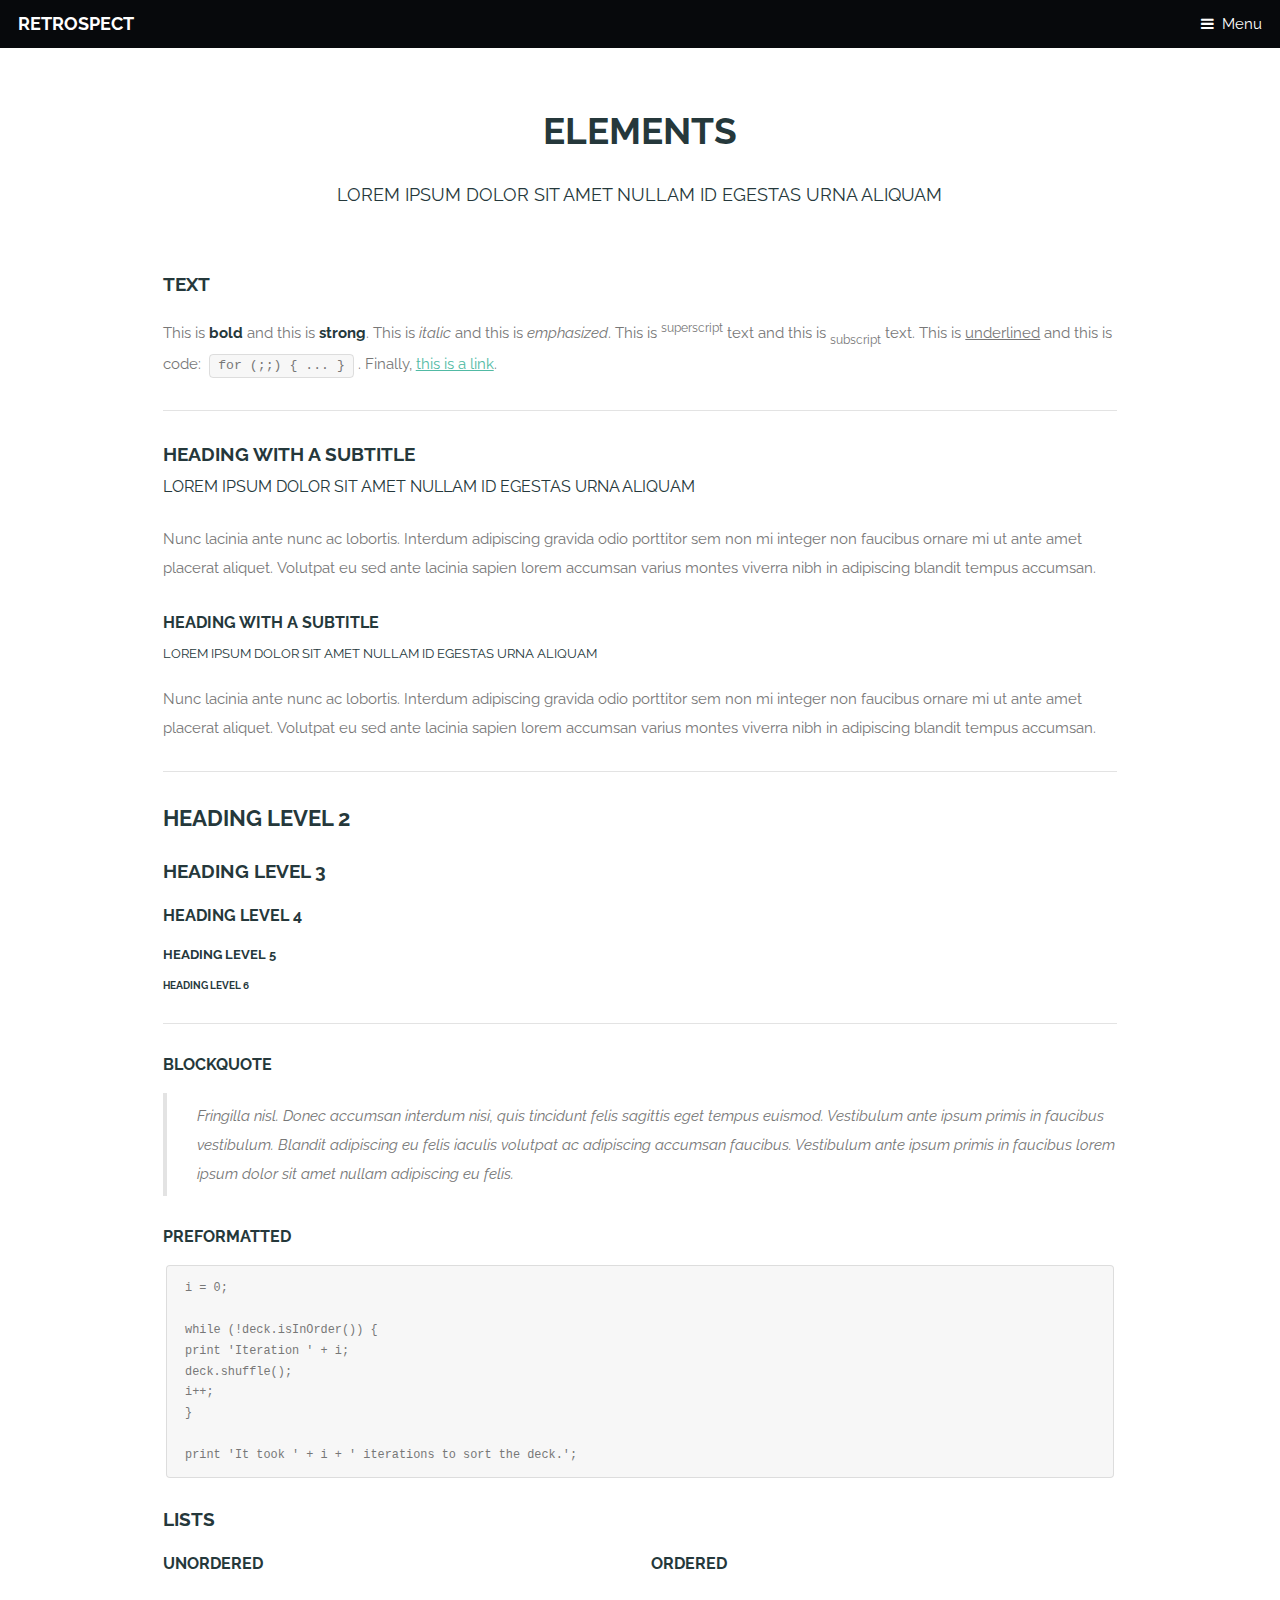
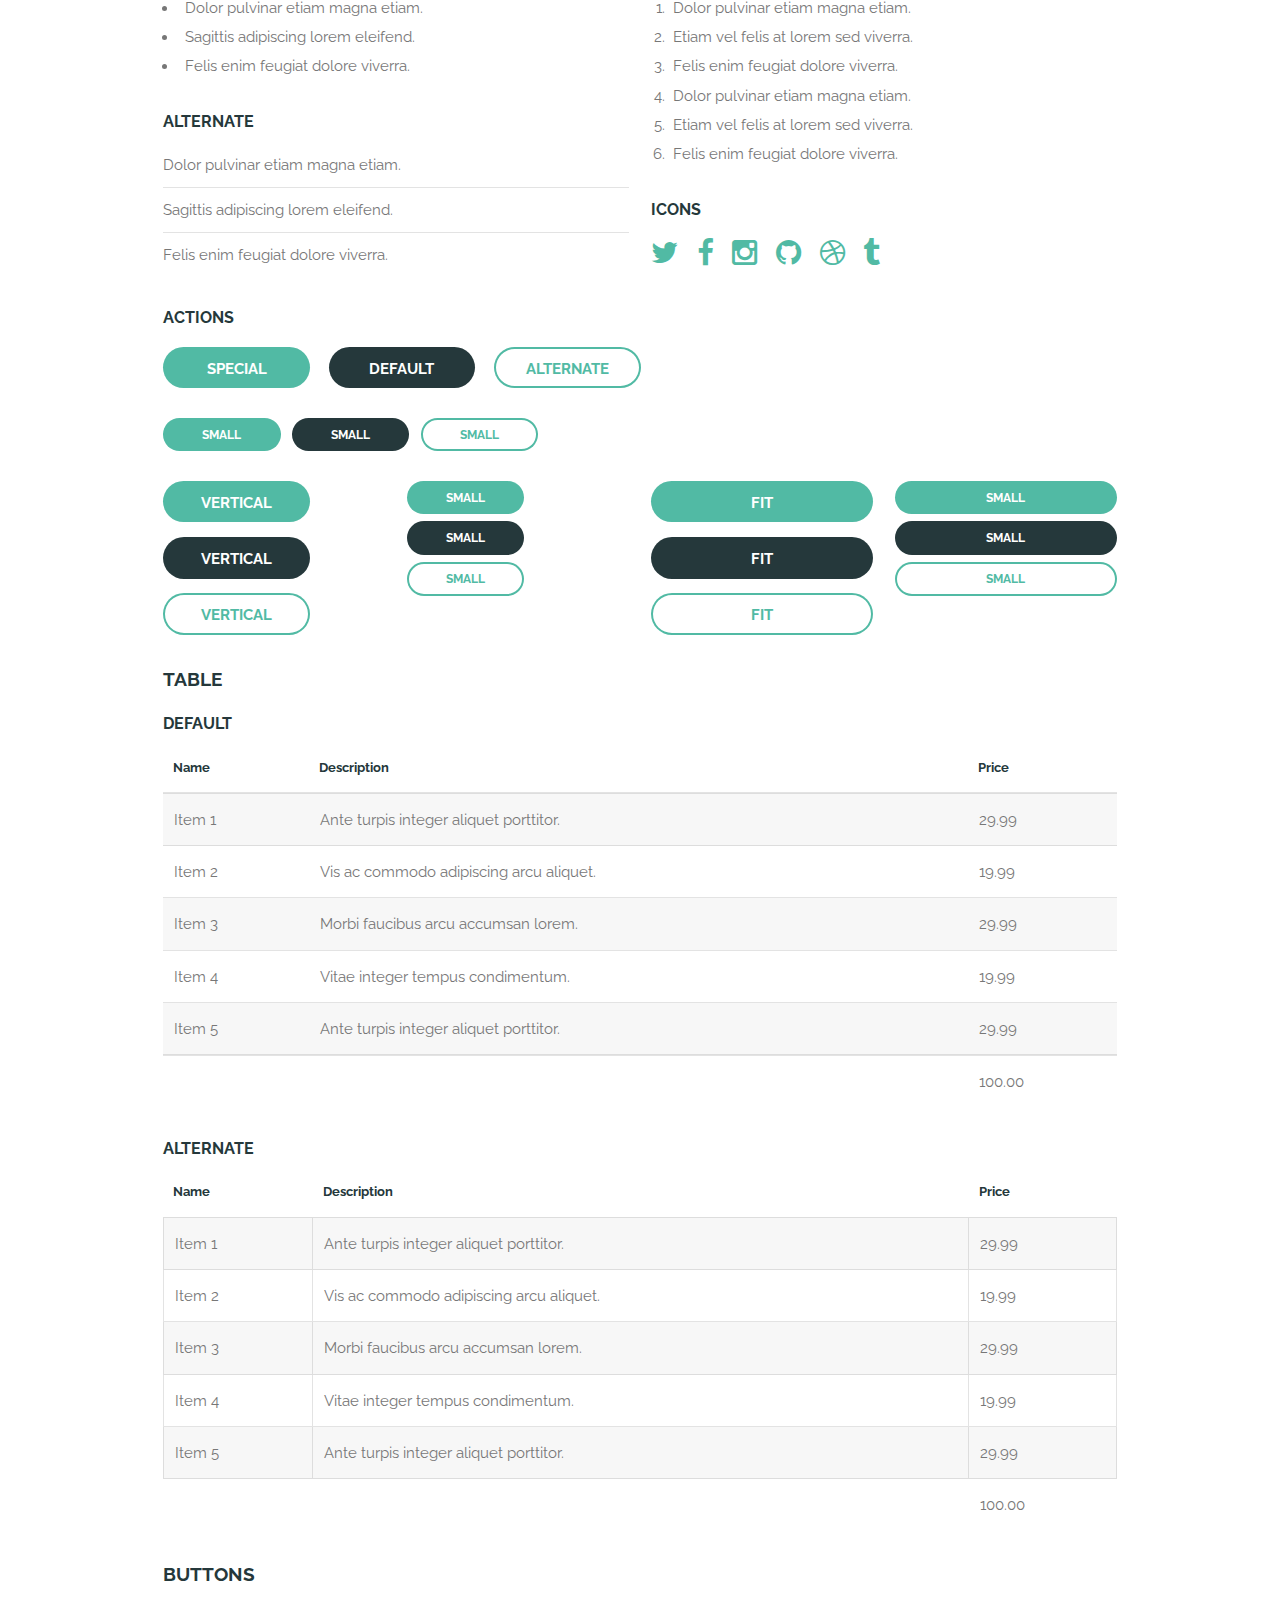
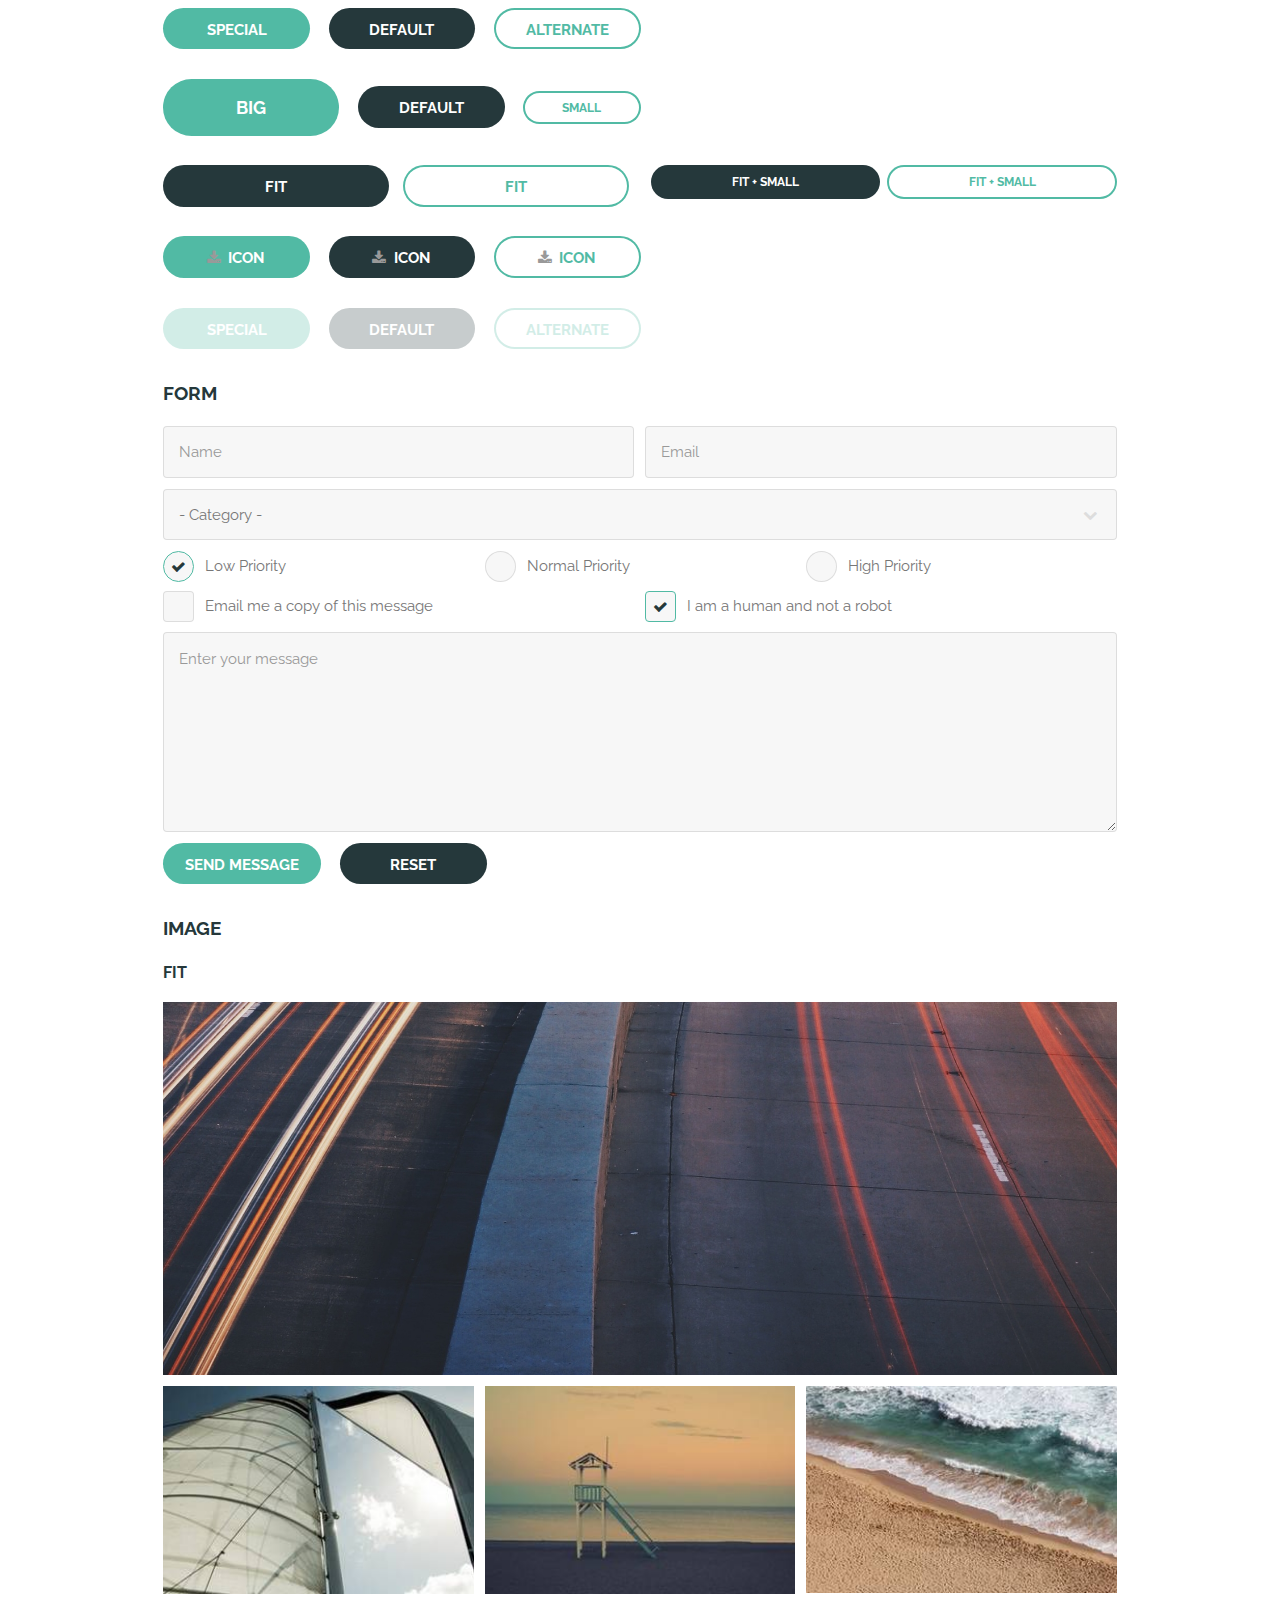
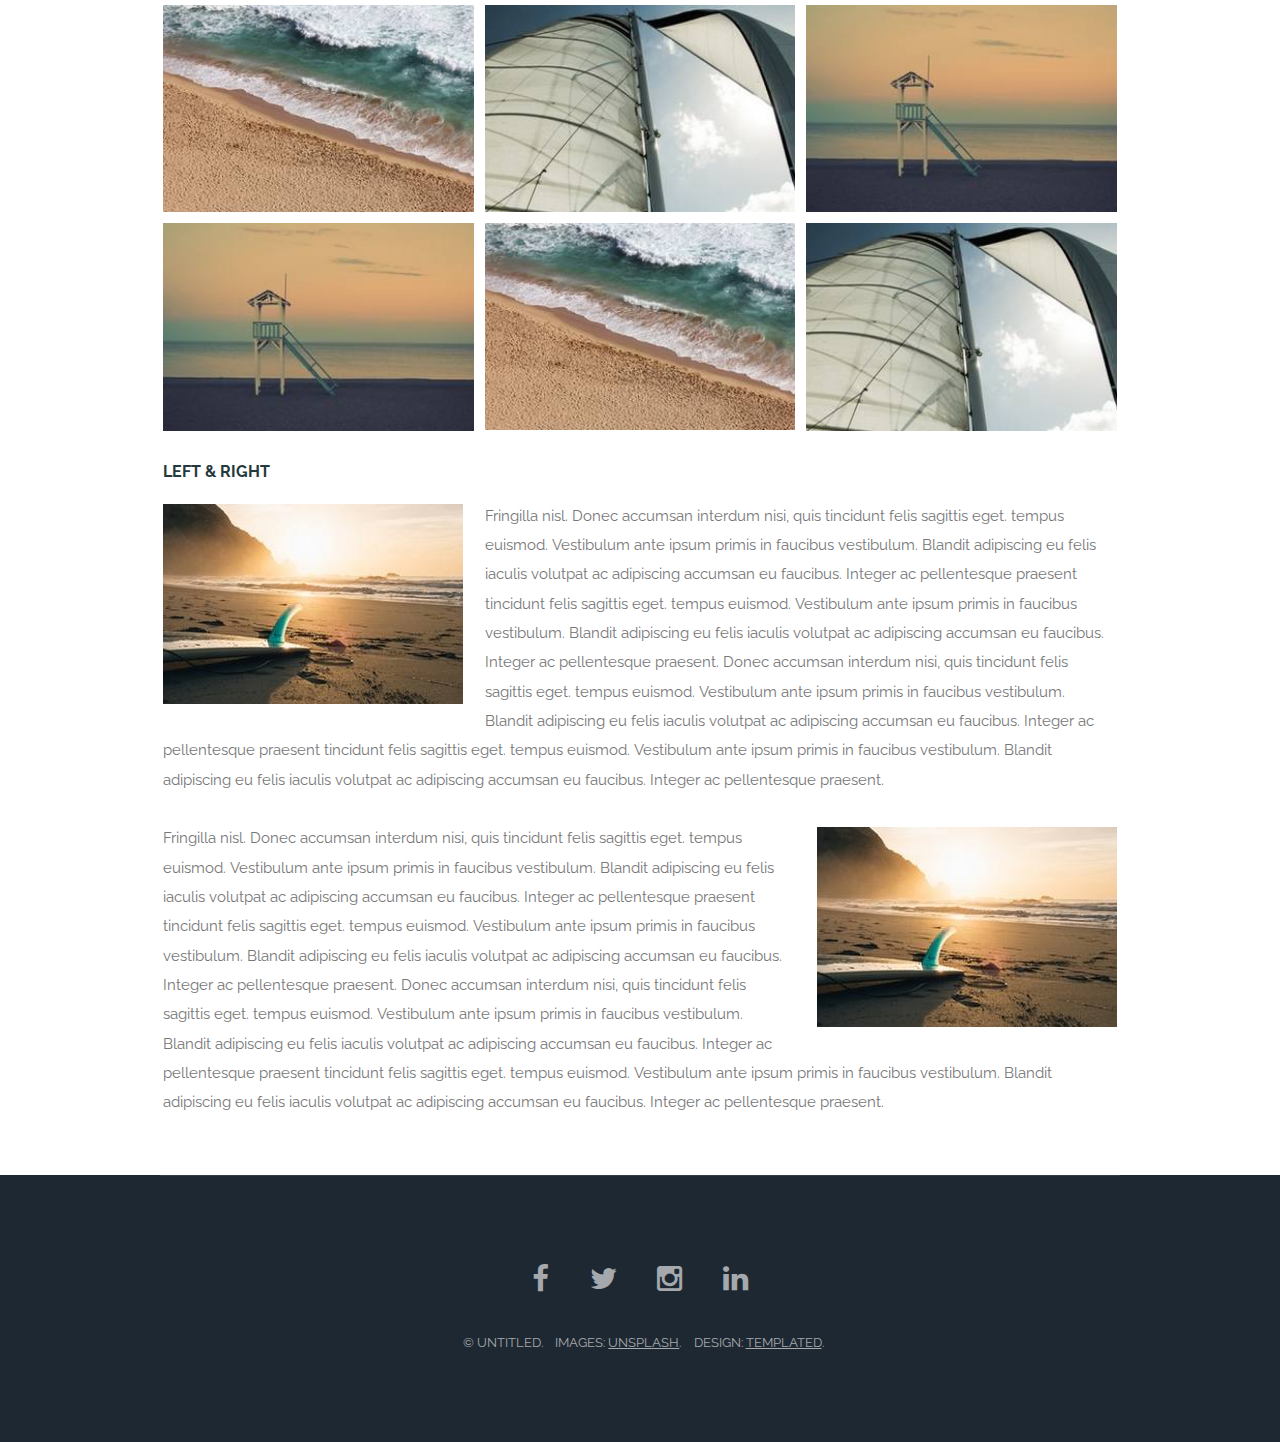
<file: about/elements.html>
<!DOCTYPE HTML>
<!--
	Retrospect by TEMPLATED
	templated.co @templatedco
	Released for free under the Creative Commons Attribution 3.0 license (templated.co/license)
-->
<html>
	<head>
		<title>Elements - Retrospect by TEMPLATED</title>
		<meta charset="utf-8" />
		<meta name="viewport" content="width=device-width, initial-scale=1" />
		<!--[if lte IE 8]><script src="assets/js/ie/html5shiv.js"></script><![endif]-->
		<link rel="stylesheet" href="assets/css/main.css" />
		<!--[if lte IE 8]><link rel="stylesheet" href="assets/css/ie8.css" /><![endif]-->
		<!--[if lte IE 9]><link rel="stylesheet" href="assets/css/ie9.css" /><![endif]-->
	</head>
	<body>

		<!-- Header -->
			<header id="header" class="skel-layers-fixed">
				<h1><a href="index.html">Retrospect</a></h1>
				<a href="#nav">Menu</a>
			</header>

		<!-- Nav -->
			<nav id="nav">
				<ul class="links">
					<li><a href="index.html">Home</a></li>
					<li><a href="generic.html">Generic</a></li>
					<li><a href="elements.html">Elements</a></li>
				</ul>
			</nav>

		<!-- Main -->
			<section id="main" class="wrapper">
				<div class="container">
					<header class="major special">
						<h2>Elements</h2>
						<p>Lorem ipsum dolor sit amet nullam id egestas urna aliquam</p>
					</header>

					<!-- Text -->
						<section>
							<h3>Text</h3>
							<p>This is <b>bold</b> and this is <strong>strong</strong>. This is <i>italic</i> and this is <em>emphasized</em>.
							This is <sup>superscript</sup> text and this is <sub>subscript</sub> text.
							This is <u>underlined</u> and this is code: <code>for (;;) { ... }</code>. Finally, <a href="#">this is a link</a>.</p>

							<hr />

							<header>
								<h3>Heading with a Subtitle</h3>
								<p>Lorem ipsum dolor sit amet nullam id egestas urna aliquam</p>
							</header>
							<p>Nunc lacinia ante nunc ac lobortis. Interdum adipiscing gravida odio porttitor sem non mi integer non faucibus ornare mi ut ante amet placerat aliquet. Volutpat eu sed ante lacinia sapien lorem accumsan varius montes viverra nibh in adipiscing blandit tempus accumsan.</p>
							<header>
								<h4>Heading with a Subtitle</h4>
								<p>Lorem ipsum dolor sit amet nullam id egestas urna aliquam</p>
							</header>
							<p>Nunc lacinia ante nunc ac lobortis. Interdum adipiscing gravida odio porttitor sem non mi integer non faucibus ornare mi ut ante amet placerat aliquet. Volutpat eu sed ante lacinia sapien lorem accumsan varius montes viverra nibh in adipiscing blandit tempus accumsan.</p>

							<hr />

							<h2>Heading Level 2</h2>
							<h3>Heading Level 3</h3>
							<h4>Heading Level 4</h4>
							<h5>Heading Level 5</h5>
							<h6>Heading Level 6</h6>

							<hr />

							<h4>Blockquote</h4>
							<blockquote>Fringilla nisl. Donec accumsan interdum nisi, quis tincidunt felis sagittis eget tempus euismod. Vestibulum ante ipsum primis in faucibus vestibulum. Blandit adipiscing eu felis iaculis volutpat ac adipiscing accumsan faucibus. Vestibulum ante ipsum primis in faucibus lorem ipsum dolor sit amet nullam adipiscing eu felis.</blockquote>

							<h4>Preformatted</h4>
							<pre><code>i = 0;

while (!deck.isInOrder()) {
print 'Iteration ' + i;
deck.shuffle();
i++;
}

print 'It took ' + i + ' iterations to sort the deck.';</code></pre>
						</section>

					<!-- Lists -->
						<section>
							<h3>Lists</h3>
							<div class="row">
								<div class="6u 12u$(xsmall)">

									<h4>Unordered</h4>
									<ul>
										<li>Dolor pulvinar etiam magna etiam.</li>
										<li>Sagittis adipiscing lorem eleifend.</li>
										<li>Felis enim feugiat dolore viverra.</li>
									</ul>

									<h4>Alternate</h4>
									<ul class="alt">
										<li>Dolor pulvinar etiam magna etiam.</li>
										<li>Sagittis adipiscing lorem eleifend.</li>
										<li>Felis enim feugiat dolore viverra.</li>
									</ul>

								</div>
								<div class="6u$ 12u$(xsmall)">

									<h4>Ordered</h4>
									<ol>
										<li>Dolor pulvinar etiam magna etiam.</li>
										<li>Etiam vel felis at lorem sed viverra.</li>
										<li>Felis enim feugiat dolore viverra.</li>
										<li>Dolor pulvinar etiam magna etiam.</li>
										<li>Etiam vel felis at lorem sed viverra.</li>
										<li>Felis enim feugiat dolore viverra.</li>
									</ol>

									<h4>Icons</h4>
									<ul class="icons">
										<li><a href="#" class="icon fa-twitter"><span class="label">Twitter</span></a></li>
										<li><a href="#" class="icon fa-facebook"><span class="label">Facebook</span></a></li>
										<li><a href="#" class="icon fa-instagram"><span class="label">Instagram</span></a></li>
										<li><a href="#" class="icon fa-github"><span class="label">Github</span></a></li>
										<li><a href="#" class="icon fa-dribbble"><span class="label">Dribbble</span></a></li>
										<li><a href="#" class="icon fa-tumblr"><span class="label">Tumblr</span></a></li>
									</ul>

								</div>
							</div>

							<h4>Actions</h4>
							<ul class="actions">
								<li><a href="#" class="button special">Special</a></li>
								<li><a href="#" class="button">Default</a></li>
								<li><a href="#" class="button alt">Alternate</a></li>
							</ul>
							<ul class="actions small">
								<li><a href="#" class="button special small">Small</a></li>
								<li><a href="#" class="button small">Small</a></li>
								<li><a href="#" class="button alt small">Small</a></li>
							</ul>
							<div class="row">
								<div class="3u 6u(small) 12u$(xsmall)">
									<ul class="actions vertical">
										<li><a href="#" class="button special">Vertical</a></li>
										<li><a href="#" class="button">Vertical</a></li>
										<li><a href="#" class="button alt">Vertical</a></li>
									</ul>
								</div>
								<div class="3u 6u$(small) 12u$(xsmall)">
									<ul class="actions vertical small">
										<li><a href="#" class="button special small">Small</a></li>
										<li><a href="#" class="button small">Small</a></li>
										<li><a href="#" class="button alt small">Small</a></li>
									</ul>
								</div>
								<div class="3u 6u(small) 12u$(xsmall)">
									<ul class="actions vertical">
										<li><a href="#" class="button special fit">Fit</a></li>
										<li><a href="#" class="button fit">Fit</a></li>
										<li><a href="#" class="button alt fit">Fit</a></li>
									</ul>
								</div>
								<div class="3u$ 6u$(small) 12u$(xsmall)">
									<ul class="actions vertical small">
										<li><a href="#" class="button special small fit">Small</a></li>
										<li><a href="#" class="button small fit">Small</a></li>
										<li><a href="#" class="button alt small fit">Small</a></li>
									</ul>
								</div>
							</div>
						</section>

					<!-- Table -->
						<section>
							<h3>Table</h3>
							<h4>Default</h4>
							<div class="table-wrapper">
								<table>
									<thead>
										<tr>
											<th>Name</th>
											<th>Description</th>
											<th>Price</th>
										</tr>
									</thead>
									<tbody>
										<tr>
											<td>Item 1</td>
											<td>Ante turpis integer aliquet porttitor.</td>
											<td>29.99</td>
										</tr>
										<tr>
											<td>Item 2</td>
											<td>Vis ac commodo adipiscing arcu aliquet.</td>
											<td>19.99</td>
										</tr>
										<tr>
											<td>Item 3</td>
											<td> Morbi faucibus arcu accumsan lorem.</td>
											<td>29.99</td>
										</tr>
										<tr>
											<td>Item 4</td>
											<td>Vitae integer tempus condimentum.</td>
											<td>19.99</td>
										</tr>
										<tr>
											<td>Item 5</td>
											<td>Ante turpis integer aliquet porttitor.</td>
											<td>29.99</td>
										</tr>
									</tbody>
									<tfoot>
										<tr>
											<td colspan="2"></td>
											<td>100.00</td>
										</tr>
									</tfoot>
								</table>
							</div>
							<h4>Alternate</h4>
							<div class="table-wrapper">
								<table class="alt">
									<thead>
										<tr>
											<th>Name</th>
											<th>Description</th>
											<th>Price</th>
										</tr>
									</thead>
									<tbody>
										<tr>
											<td>Item 1</td>
											<td>Ante turpis integer aliquet porttitor.</td>
											<td>29.99</td>
										</tr>
										<tr>
											<td>Item 2</td>
											<td>Vis ac commodo adipiscing arcu aliquet.</td>
											<td>19.99</td>
										</tr>
										<tr>
											<td>Item 3</td>
											<td> Morbi faucibus arcu accumsan lorem.</td>
											<td>29.99</td>
										</tr>
										<tr>
											<td>Item 4</td>
											<td>Vitae integer tempus condimentum.</td>
											<td>19.99</td>
										</tr>
										<tr>
											<td>Item 5</td>
											<td>Ante turpis integer aliquet porttitor.</td>
											<td>29.99</td>
										</tr>
									</tbody>
									<tfoot>
										<tr>
											<td colspan="2"></td>
											<td>100.00</td>
										</tr>
									</tfoot>
								</table>
							</div>
						</section>

					<!-- Buttons -->
						<section>
							<h3>Buttons</h3>
							<ul class="actions">
								<li><a href="#" class="button special">Special</a></li>
								<li><a href="#" class="button">Default</a></li>
								<li><a href="#" class="button alt">Alternate</a></li>
							</ul>
							<ul class="actions">
								<li><a href="#" class="button special big">Big</a></li>
								<li><a href="#" class="button">Default</a></li>
								<li><a href="#" class="button alt small">Small</a></li>
							</ul>
							<div class="row">
								<div class="6u 12u$(xsmall)">
									<ul class="actions fit">
										<li><a href="#" class="button fit">Fit</a></li>
										<li><a href="#" class="button alt fit">Fit</a></li>
									</ul>
								</div>
								<div class="6u$ 12u$(xsmall)">
									<ul class="actions fit small">
										<li><a href="#" class="button fit small">Fit + Small</a></li>
										<li><a href="#" class="button alt fit small">Fit + Small</a></li>
									</ul>
								</div>
							</div>
							<ul class="actions">
								<li><a href="#" class="button special icon fa-download">Icon</a></li>
								<li><a href="#" class="button icon fa-download">Icon</a></li>
								<li><a href="#" class="button alt icon fa-download">Icon</a></li>
							</ul>
							<ul class="actions">
								<li><span class="button special disabled">Special</span></li>
								<li><span class="button disabled">Default</span></li>
								<li><span class="button alt disabled">Alternate</span></li>
							</ul>
						</section>

					<!-- Form -->
						<section>
							<h3>Form</h3>
							<form method="post" action="#">
								<div class="row uniform 50%">
									<div class="6u 12u$(xsmall)">
										<input type="text" name="name" id="name" value="" placeholder="Name" />
									</div>
									<div class="6u$ 12u$(xsmall)">
										<input type="email" name="email" id="email" value="" placeholder="Email" />
									</div>
									<div class="12u$">
										<div class="select-wrapper">
											<select name="category" id="category">
												<option value="">- Category -</option>
												<option value="1">Manufacturing</option>
												<option value="1">Shipping</option>
												<option value="1">Administration</option>
												<option value="1">Human Resources</option>
											</select>
										</div>
									</div>
									<div class="4u 12u$(xsmall)">
										<input type="radio" id="priority-low" name="priority" checked>
										<label for="priority-low">Low Priority</label>
									</div>
									<div class="4u 12u$(xsmall)">
										<input type="radio" id="priority-normal" name="priority">
										<label for="priority-normal">Normal Priority</label>
									</div>
									<div class="4u$ 12u$(xsmall)">
										<input type="radio" id="priority-high" name="priority">
										<label for="priority-high">High Priority</label>
									</div>
									<div class="6u 12u$(small)">
										<input type="checkbox" id="copy" name="copy">
										<label for="copy">Email me a copy of this message</label>
									</div>
									<div class="6u$ 12u$(small)">
										<input type="checkbox" id="human" name="human" checked>
										<label for="human">I am a human and not a robot</label>
									</div>
									<div class="12u$">
										<textarea name="message" id="message" placeholder="Enter your message" rows="6"></textarea>
									</div>
									<div class="12u$">
										<ul class="actions">
											<li><input type="submit" value="Send Message" class="special" /></li>
											<li><input type="reset" value="Reset" /></li>
										</ul>
									</div>
								</div>
							</form>
						</section>

					<!-- Image -->
						<section>
							<h3>Image</h3>
							<h4>Fit</h4>
							<div class="box alt">
								<div class="row 50% uniform">
									<div class="12u$"><span class="image fit"><img src="images/pic11.jpg" alt="" /></span></div>
									<div class="4u"><span class="image fit"><img src="images/pic03.jpg" alt="" /></span></div>
									<div class="4u"><span class="image fit"><img src="images/pic04.jpg" alt="" /></span></div>
									<div class="4u$"><span class="image fit"><img src="images/pic05.jpg" alt="" /></span></div>
									<div class="4u"><span class="image fit"><img src="images/pic05.jpg" alt="" /></span></div>
									<div class="4u"><span class="image fit"><img src="images/pic03.jpg" alt="" /></span></div>
									<div class="4u$"><span class="image fit"><img src="images/pic04.jpg" alt="" /></span></div>
									<div class="4u"><span class="image fit"><img src="images/pic04.jpg" alt="" /></span></div>
									<div class="4u"><span class="image fit"><img src="images/pic05.jpg" alt="" /></span></div>
									<div class="4u$"><span class="image fit"><img src="images/pic03.jpg" alt="" /></span></div>
								</div>
							</div>

							<h4>Left &amp; Right</h4>
							<p><span class="image left"><img src="images/pic06.jpg" alt="" /></span>Fringilla nisl. Donec accumsan interdum nisi, quis tincidunt felis sagittis eget. tempus euismod. Vestibulum ante ipsum primis in faucibus vestibulum. Blandit adipiscing eu felis iaculis volutpat ac adipiscing accumsan eu faucibus. Integer ac pellentesque praesent tincidunt felis sagittis eget. tempus euismod. Vestibulum ante ipsum primis in faucibus vestibulum. Blandit adipiscing eu felis iaculis volutpat ac adipiscing accumsan eu faucibus. Integer ac pellentesque praesent. Donec accumsan interdum nisi, quis tincidunt felis sagittis eget. tempus euismod. Vestibulum ante ipsum primis in faucibus vestibulum. Blandit adipiscing eu felis iaculis volutpat ac adipiscing accumsan eu faucibus. Integer ac pellentesque praesent tincidunt felis sagittis eget. tempus euismod. Vestibulum ante ipsum primis in faucibus vestibulum. Blandit adipiscing eu felis iaculis volutpat ac adipiscing accumsan eu faucibus. Integer ac pellentesque praesent.</p>
							<p><span class="image right"><img src="images/pic06.jpg" alt="" /></span>Fringilla nisl. Donec accumsan interdum nisi, quis tincidunt felis sagittis eget. tempus euismod. Vestibulum ante ipsum primis in faucibus vestibulum. Blandit adipiscing eu felis iaculis volutpat ac adipiscing accumsan eu faucibus. Integer ac pellentesque praesent tincidunt felis sagittis eget. tempus euismod. Vestibulum ante ipsum primis in faucibus vestibulum. Blandit adipiscing eu felis iaculis volutpat ac adipiscing accumsan eu faucibus. Integer ac pellentesque praesent. Donec accumsan interdum nisi, quis tincidunt felis sagittis eget. tempus euismod. Vestibulum ante ipsum primis in faucibus vestibulum. Blandit adipiscing eu felis iaculis volutpat ac adipiscing accumsan eu faucibus. Integer ac pellentesque praesent tincidunt felis sagittis eget. tempus euismod. Vestibulum ante ipsum primis in faucibus vestibulum. Blandit adipiscing eu felis iaculis volutpat ac adipiscing accumsan eu faucibus. Integer ac pellentesque praesent.</p>
						</section>

				</div>
			</section>

		<!-- Footer -->
			<footer id="footer">
				<div class="inner">
					<ul class="icons">
						<li><a href="#" class="icon fa-facebook">
							<span class="label">Facebook</span>
						</a></li>
						<li><a href="#" class="icon fa-twitter">
							<span class="label">Twitter</span>
						</a></li>
						<li><a href="#" class="icon fa-instagram">
							<span class="label">Instagram</span>
						</a></li>
						<li><a href="#" class="icon fa-linkedin">
							<span class="label">LinkedIn</span>
						</a></li>
					</ul>
					<ul class="copyright">
						<li>&copy; Untitled.</li>
						<li>Images: <a href="http://unsplash.com">Unsplash</a>.</li>
						<li>Design: <a href="http://templated.co">TEMPLATED</a>.</li>
					</ul>
				</div>
			</footer>

		<!-- Scripts -->
			<script src="assets/js/jquery.min.js"></script>
			<script src="assets/js/skel.min.js"></script>
			<script src="assets/js/util.js"></script>
			<!--[if lte IE 8]><script src="assets/js/ie/respond.min.js"></script><![endif]-->
			<script src="assets/js/main.js"></script>

	</body>
</html>
</file>
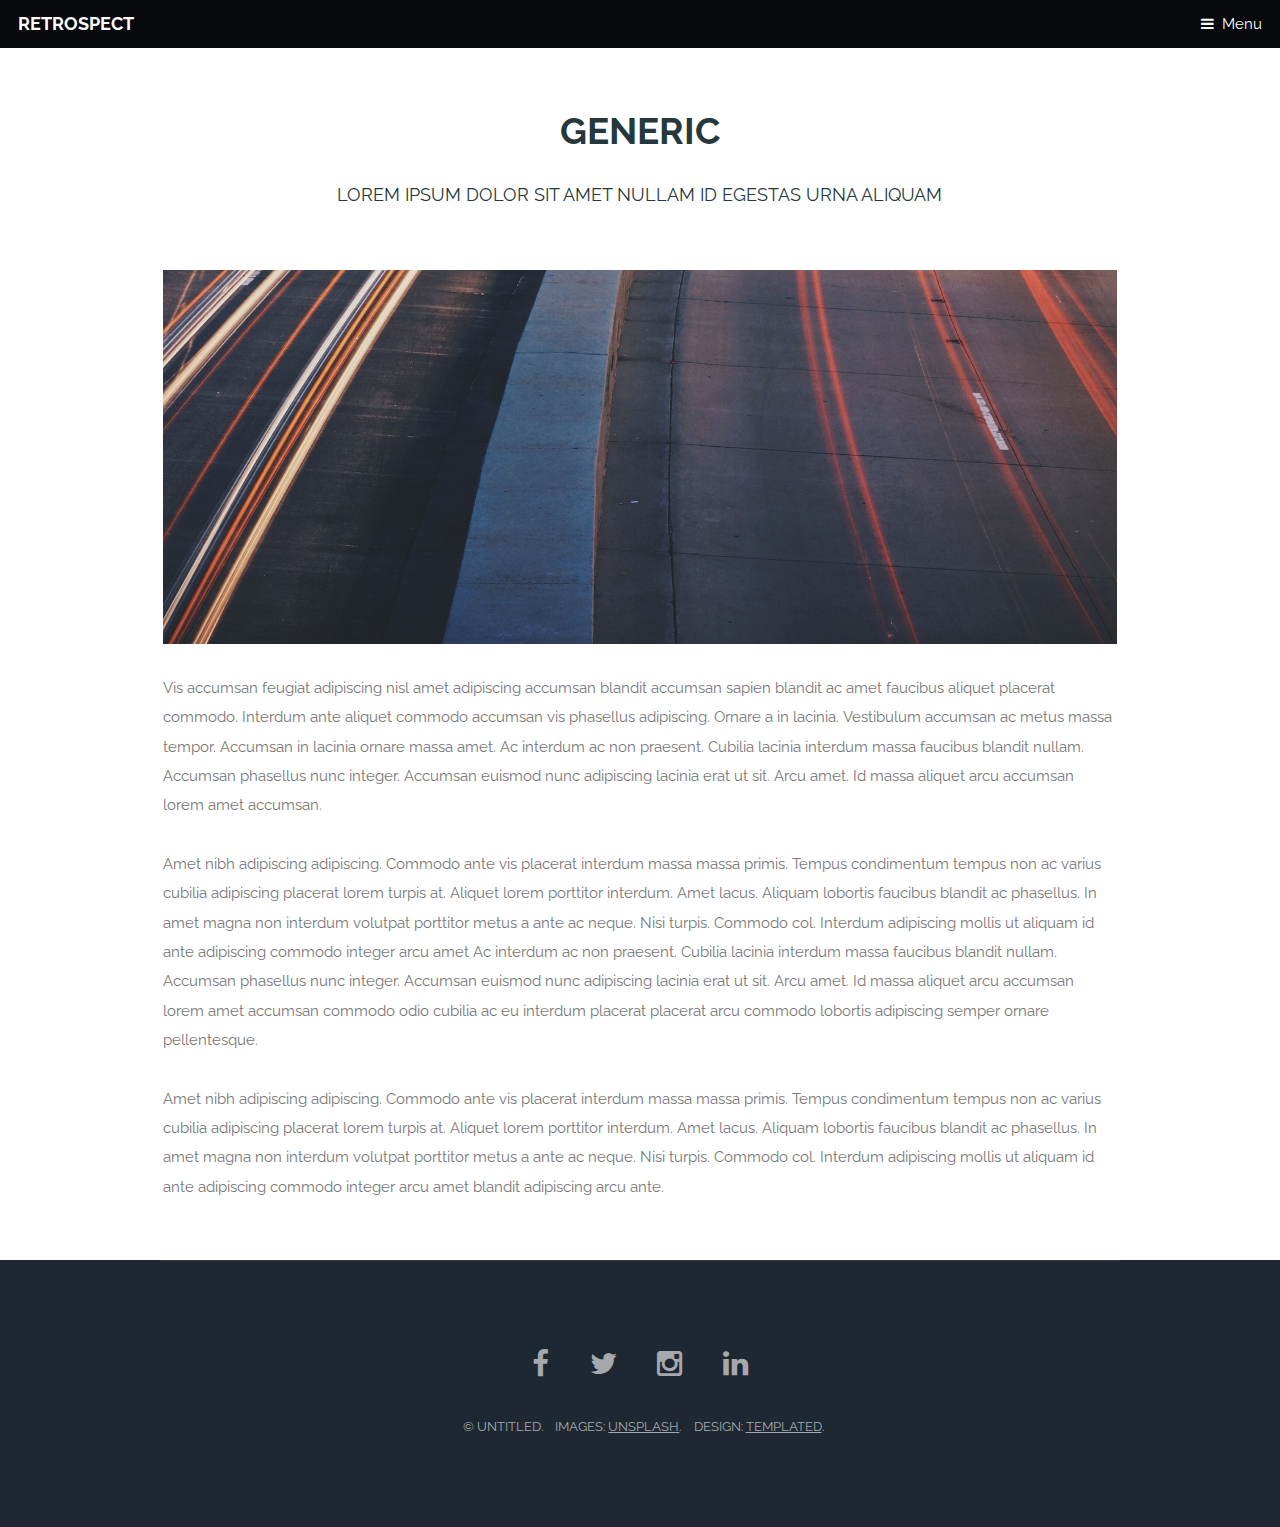
<file: about/generic.html>
<!DOCTYPE HTML>
<!--
	Retrospect by TEMPLATED
	templated.co @templatedco
	Released for free under the Creative Commons Attribution 3.0 license (templated.co/license)
-->
<html>
	<head>
		<title>Generic - Retrospect by TEMPLATED</title>
		<meta charset="utf-8" />
		<meta name="viewport" content="width=device-width, initial-scale=1" />
		<!--[if lte IE 8]><script src="assets/js/ie/html5shiv.js"></script><![endif]-->
		<link rel="stylesheet" href="assets/css/main.css" />
		<!--[if lte IE 8]><link rel="stylesheet" href="assets/css/ie8.css" /><![endif]-->
		<!--[if lte IE 9]><link rel="stylesheet" href="assets/css/ie9.css" /><![endif]-->
	</head>
	<body>

		<!-- Header -->
			<header id="header">
				<h1><a href="index.html">Retrospect</a></h1>
				<a href="#nav">Menu</a>
			</header>

		<!-- Nav -->
			<nav id="nav">
				<ul class="links">
					<li><a href="index.html">Home</a></li>
					<li><a href="generic.html">Generic</a></li>
					<li><a href="elements.html">Elements</a></li>
				</ul>
			</nav>

		<!-- Main -->
			<section id="main" class="wrapper">
				<div class="container">

					<header class="major special">
						<h2>Generic</h2>
						<p>Lorem ipsum dolor sit amet nullam id egestas urna aliquam</p>
					</header>

					<a href="#" class="image fit"><img src="images/pic11.jpg" alt="" /></a>
					<p>Vis accumsan feugiat adipiscing nisl amet adipiscing accumsan blandit accumsan sapien blandit ac amet faucibus aliquet placerat commodo. Interdum ante aliquet commodo accumsan vis phasellus adipiscing. Ornare a in lacinia. Vestibulum accumsan ac metus massa tempor. Accumsan in lacinia ornare massa amet. Ac interdum ac non praesent. Cubilia lacinia interdum massa faucibus blandit nullam. Accumsan phasellus nunc integer. Accumsan euismod nunc adipiscing lacinia erat ut sit. Arcu amet. Id massa aliquet arcu accumsan lorem amet accumsan.</p>
					<p>Amet nibh adipiscing adipiscing. Commodo ante vis placerat interdum massa massa primis. Tempus condimentum tempus non ac varius cubilia adipiscing placerat lorem turpis at. Aliquet lorem porttitor interdum. Amet lacus. Aliquam lobortis faucibus blandit ac phasellus. In amet magna non interdum volutpat porttitor metus a ante ac neque. Nisi turpis. Commodo col. Interdum adipiscing mollis ut aliquam id ante adipiscing commodo integer arcu amet Ac interdum ac non praesent. Cubilia lacinia interdum massa faucibus blandit nullam. Accumsan phasellus nunc integer. Accumsan euismod nunc adipiscing lacinia erat ut sit. Arcu amet. Id massa aliquet arcu accumsan lorem amet accumsan commodo odio cubilia ac eu interdum placerat placerat arcu commodo lobortis adipiscing semper ornare pellentesque.</p>
					<p>Amet nibh adipiscing adipiscing. Commodo ante vis placerat interdum massa massa primis. Tempus condimentum tempus non ac varius cubilia adipiscing placerat lorem turpis at. Aliquet lorem porttitor interdum. Amet lacus. Aliquam lobortis faucibus blandit ac phasellus. In amet magna non interdum volutpat porttitor metus a ante ac neque. Nisi turpis. Commodo col. Interdum adipiscing mollis ut aliquam id ante adipiscing commodo integer arcu amet blandit adipiscing arcu ante.</p>

				</div>
			</section>

		<!-- Footer -->
			<footer id="footer">
				<div class="inner">
					<ul class="icons">
						<li><a href="#" class="icon fa-facebook">
							<span class="label">Facebook</span>
						</a></li>
						<li><a href="#" class="icon fa-twitter">
							<span class="label">Twitter</span>
						</a></li>
						<li><a href="#" class="icon fa-instagram">
							<span class="label">Instagram</span>
						</a></li>
						<li><a href="#" class="icon fa-linkedin">
							<span class="label">LinkedIn</span>
						</a></li>
					</ul>
					<ul class="copyright">
						<li>&copy; Untitled.</li>
						<li>Images: <a href="http://unsplash.com">Unsplash</a>.</li>
						<li>Design: <a href="http://templated.co">TEMPLATED</a>.</li>
					</ul>
				</div>
			</footer>

		<!-- Scripts -->
			<script src="assets/js/jquery.min.js"></script>
			<script src="assets/js/skel.min.js"></script>
			<script src="assets/js/util.js"></script>
			<!--[if lte IE 8]><script src="assets/js/ie/respond.min.js"></script><![endif]-->
			<script src="assets/js/main.js"></script>

	</body>
</html>
</file>
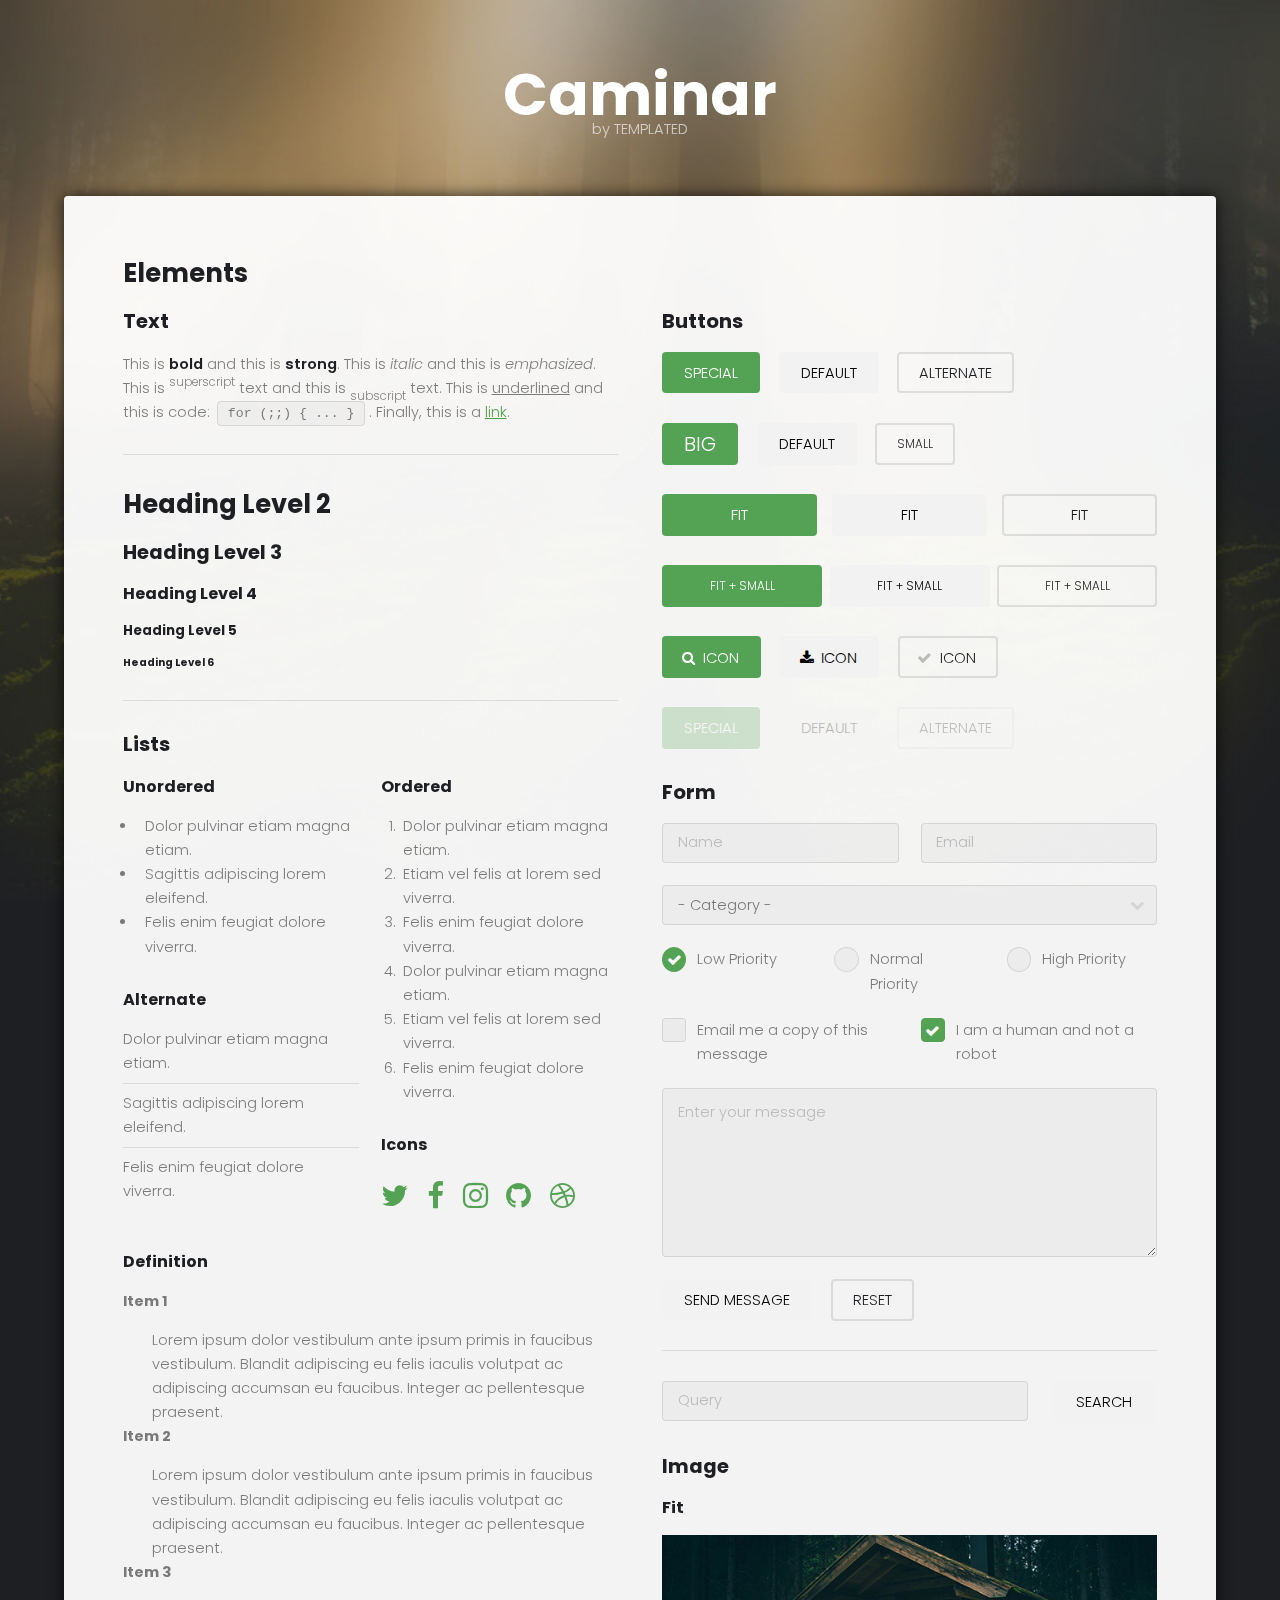
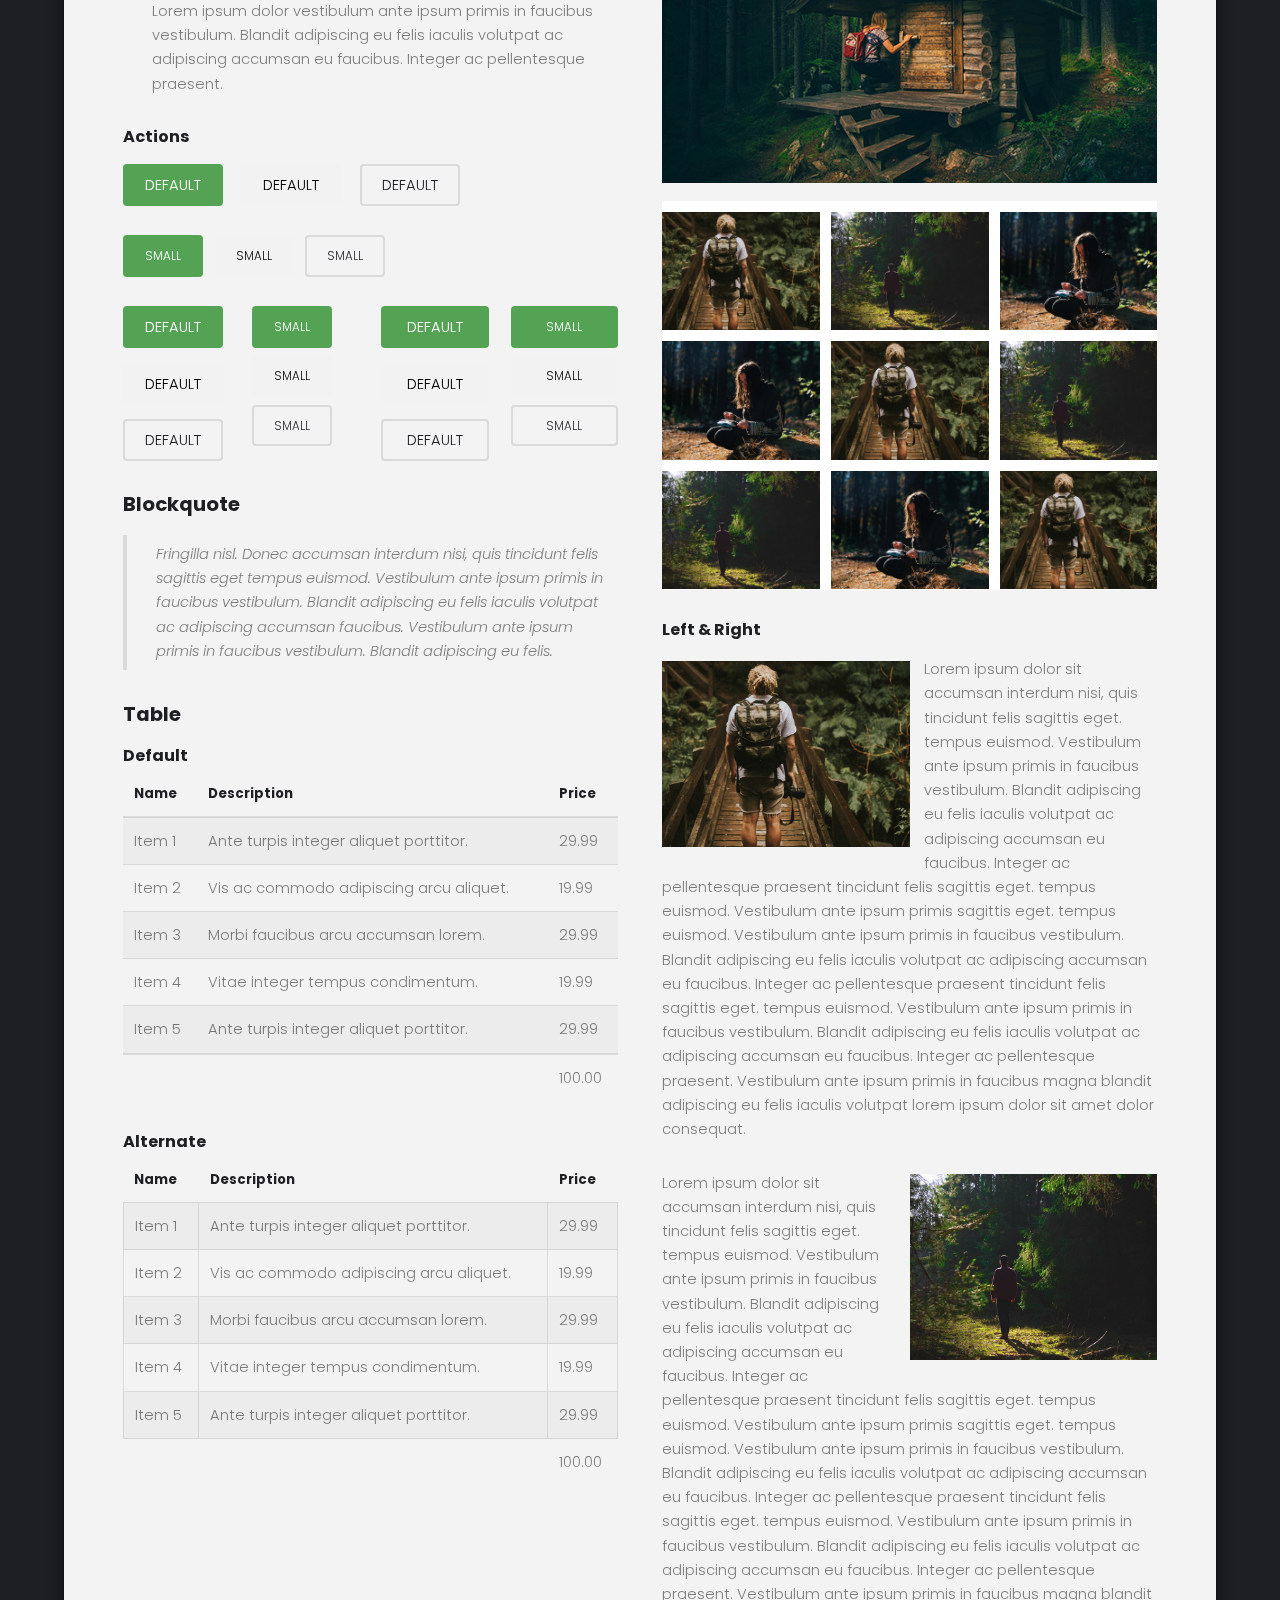
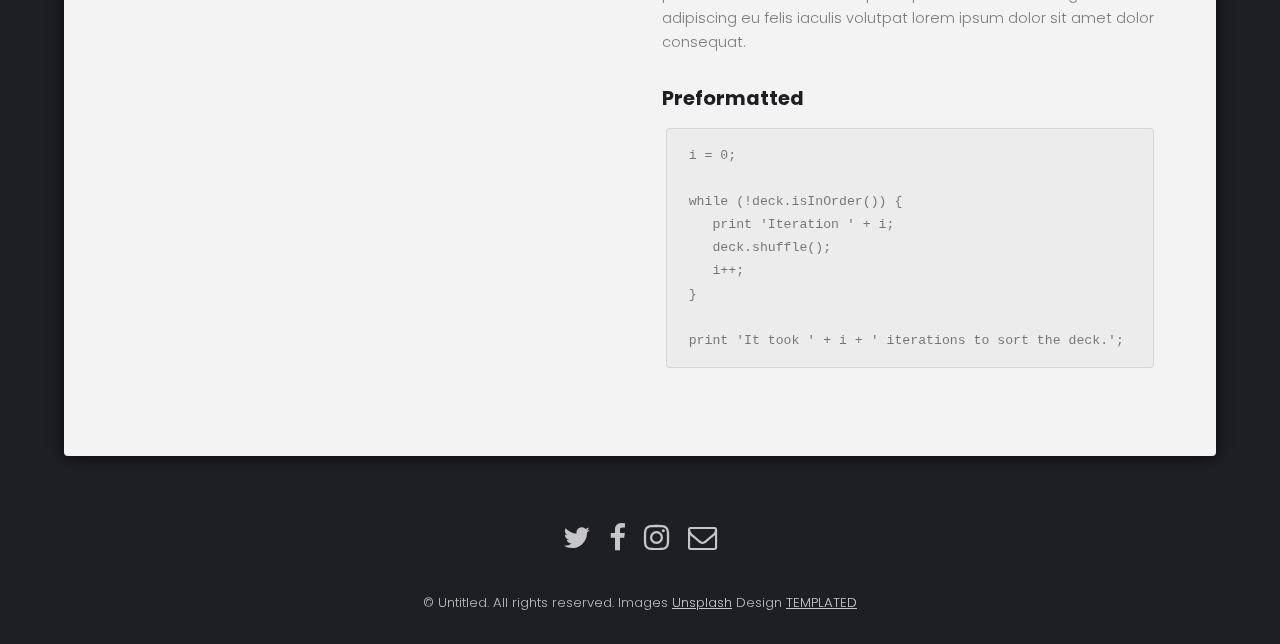
<file: pmas/elements.html>
<!DOCTYPE HTML>
<!--
	Caminar by TEMPLATED
	templated.co @templatedco
	Released for free under the Creative Commons Attribution 3.0 license (templated.co/license)
-->
<html>
	<head>
		<title>Caminar by TEMPLATED</title>
		<meta charset="utf-8" />
		<meta name="viewport" content="width=device-width, initial-scale=1" />
		<link rel="stylesheet" href="assets/css/main.css" />
	</head>
	<body>

		<!-- Header -->
			<header id="header">
				<div class="logo"><a href="#">Caminar <span>by TEMPLATED</span></a></div>
			</header>

		<!-- Main -->
			<section id="main">
				<div class="inner">
					<div class="wrapper style1">
						<div class="content">

							<!-- Elements -->
								<h2 id="elements">Elements</h2>
								<div class="row 200%">
									<div class="6u 12u$(medium)">

										<!-- Text stuff -->
											<h3>Text</h3>
											<p>This is <b>bold</b> and this is <strong>strong</strong>. This is <i>italic</i> and this is <em>emphasized</em>.
											This is <sup>superscript</sup> text and this is <sub>subscript</sub> text.
											This is <u>underlined</u> and this is code: <code>for (;;) { ... }</code>.
											Finally, this is a <a href="#">link</a>.</p>
											<hr />
											<h2>Heading Level 2</h2>
											<h3>Heading Level 3</h3>
											<h4>Heading Level 4</h4>
											<h5>Heading Level 5</h5>
											<h6>Heading Level 6</h6>
											<hr />

										<!-- Lists -->
											<h3>Lists</h3>
											<div class="row">
												<div class="6u 12u$(small)">

													<h4>Unordered</h4>
													<ul>
														<li>Dolor pulvinar etiam magna etiam.</li>
														<li>Sagittis adipiscing lorem eleifend.</li>
														<li>Felis enim feugiat dolore viverra.</li>
													</ul>

													<h4>Alternate</h4>
													<ul class="alt">
														<li>Dolor pulvinar etiam magna etiam.</li>
														<li>Sagittis adipiscing lorem eleifend.</li>
														<li>Felis enim feugiat dolore viverra.</li>
													</ul>

												</div>
												<div class="6u$ 12u$(small)">

													<h4>Ordered</h4>
													<ol>
														<li>Dolor pulvinar etiam magna etiam.</li>
														<li>Etiam vel felis at lorem sed viverra.</li>
														<li>Felis enim feugiat dolore viverra.</li>
														<li>Dolor pulvinar etiam magna etiam.</li>
														<li>Etiam vel felis at lorem sed viverra.</li>
														<li>Felis enim feugiat dolore viverra.</li>
													</ol>

													<h4>Icons</h4>
													<ul class="icons">
														<li><a href="#" class="icon fa-twitter"><span class="label">Twitter</span></a></li>
														<li><a href="#" class="icon fa-facebook"><span class="label">Facebook</span></a></li>
														<li><a href="#" class="icon fa-instagram"><span class="label">Instagram</span></a></li>
														<li><a href="#" class="icon fa-github"><span class="label">Github</span></a></li>
														<li><a href="#" class="icon fa-dribbble"><span class="label">Dribbble</span></a></li>
													</ul>

												</div>
											</div>
											<h4>Definition</h4>
											<dl>
												<dt>Item 1</dt>
												<dd>
													<p>Lorem ipsum dolor vestibulum ante ipsum primis in faucibus vestibulum. Blandit adipiscing eu felis iaculis volutpat ac adipiscing accumsan eu faucibus. Integer ac pellentesque praesent.</p>
												</dd>
												<dt>Item 2</dt>
												<dd>
													<p>Lorem ipsum dolor vestibulum ante ipsum primis in faucibus vestibulum. Blandit adipiscing eu felis iaculis volutpat ac adipiscing accumsan eu faucibus. Integer ac pellentesque praesent.</p>
												</dd>
												<dt>Item 3</dt>
												<dd>
													<p>Lorem ipsum dolor vestibulum ante ipsum primis in faucibus vestibulum. Blandit adipiscing eu felis iaculis volutpat ac adipiscing accumsan eu faucibus. Integer ac pellentesque praesent.</p>
												</dd>
											</dl>

											<h4>Actions</h4>
											<ul class="actions">
												<li><a href="#" class="button special">Default</a></li>
												<li><a href="#" class="button">Default</a></li>
												<li><a href="#" class="button alt">Default</a></li>
											</ul>
											<ul class="actions small">
												<li><a href="#" class="button special small">Small</a></li>
												<li><a href="#" class="button small">Small</a></li>
												<li><a href="#" class="button alt small">Small</a></li>
											</ul>
											<div class="row">
												<div class="3u 12u$(small)">
													<ul class="actions vertical">
														<li><a href="#" class="button special">Default</a></li>
														<li><a href="#" class="button">Default</a></li>
														<li><a href="#" class="button alt">Default</a></li>
													</ul>
												</div>
												<div class="3u 12u$(small)">
													<ul class="actions vertical small">
														<li><a href="#" class="button special small">Small</a></li>
														<li><a href="#" class="button small">Small</a></li>
														<li><a href="#" class="button alt small">Small</a></li>
													</ul>
												</div>
												<div class="3u 12u$(small)">
													<ul class="actions vertical">
														<li><a href="#" class="button special fit">Default</a></li>
														<li><a href="#" class="button fit">Default</a></li>
														<li><a href="#" class="button alt fit">Default</a></li>
													</ul>
												</div>
												<div class="3u$ 12u$(small)">
													<ul class="actions vertical small">
														<li><a href="#" class="button special small fit">Small</a></li>
														<li><a href="#" class="button small fit">Small</a></li>
														<li><a href="#" class="button alt small fit">Small</a></li>
													</ul>
												</div>
											</div>

										<!-- Blockquote -->
											<h3>Blockquote</h3>
											<blockquote>Fringilla nisl. Donec accumsan interdum nisi, quis tincidunt felis sagittis eget tempus euismod. Vestibulum ante ipsum primis in faucibus vestibulum. Blandit adipiscing eu felis iaculis volutpat ac adipiscing accumsan faucibus. Vestibulum ante ipsum primis in faucibus vestibulum. Blandit adipiscing eu felis.</blockquote>

										<!-- Table -->
											<h3>Table</h3>

											<h4>Default</h4>
											<div class="table-wrapper">
												<table>
													<thead>
														<tr>
															<th>Name</th>
															<th>Description</th>
															<th>Price</th>
														</tr>
													</thead>
													<tbody>
														<tr>
															<td>Item 1</td>
															<td>Ante turpis integer aliquet porttitor.</td>
															<td>29.99</td>
														</tr>
														<tr>
															<td>Item 2</td>
															<td>Vis ac commodo adipiscing arcu aliquet.</td>
															<td>19.99</td>
														</tr>
														<tr>
															<td>Item 3</td>
															<td> Morbi faucibus arcu accumsan lorem.</td>
															<td>29.99</td>
														</tr>
														<tr>
															<td>Item 4</td>
															<td>Vitae integer tempus condimentum.</td>
															<td>19.99</td>
														</tr>
														<tr>
															<td>Item 5</td>
															<td>Ante turpis integer aliquet porttitor.</td>
															<td>29.99</td>
														</tr>
													</tbody>
													<tfoot>
														<tr>
															<td colspan="2"></td>
															<td>100.00</td>
														</tr>
													</tfoot>
												</table>
											</div>

											<h4>Alternate</h4>
											<div class="table-wrapper">
												<table class="alt">
													<thead>
														<tr>
															<th>Name</th>
															<th>Description</th>
															<th>Price</th>
														</tr>
													</thead>
													<tbody>
														<tr>
															<td>Item 1</td>
															<td>Ante turpis integer aliquet porttitor.</td>
															<td>29.99</td>
														</tr>
														<tr>
															<td>Item 2</td>
															<td>Vis ac commodo adipiscing arcu aliquet.</td>
															<td>19.99</td>
														</tr>
														<tr>
															<td>Item 3</td>
															<td> Morbi faucibus arcu accumsan lorem.</td>
															<td>29.99</td>
														</tr>
														<tr>
															<td>Item 4</td>
															<td>Vitae integer tempus condimentum.</td>
															<td>19.99</td>
														</tr>
														<tr>
															<td>Item 5</td>
															<td>Ante turpis integer aliquet porttitor.</td>
															<td>29.99</td>
														</tr>
													</tbody>
													<tfoot>
														<tr>
															<td colspan="2"></td>
															<td>100.00</td>
														</tr>
													</tfoot>
												</table>
											</div>

									</div>
									<div class="6u$ 12u$(medium)">

										<!-- Buttons -->
											<h3>Buttons</h3>
											<ul class="actions">
												<li><a href="#" class="button special">Special</a></li>
												<li><a href="#" class="button">Default</a></li>
												<li><a href="#" class="button alt">Alternate</a></li>
											</ul>
											<ul class="actions">
												<li><a href="#" class="button special big">Big</a></li>
												<li><a href="#" class="button">Default</a></li>
												<li><a href="#" class="button alt small">Small</a></li>
											</ul>
											<ul class="actions fit">
												<li><a href="#" class="button special fit">Fit</a></li>
												<li><a href="#" class="button fit">Fit</a></li>
												<li><a href="#" class="button alt fit">Fit</a></li>
											</ul>
											<ul class="actions fit small">
												<li><a href="#" class="button special fit small">Fit + Small</a></li>
												<li><a href="#" class="button fit small">Fit + Small</a></li>
												<li><a href="#" class="button alt fit small">Fit + Small</a></li>
											</ul>
											<ul class="actions">
												<li><a href="#" class="button special icon fa-search">Icon</a></li>
												<li><a href="#" class="button icon fa-download">Icon</a></li>
												<li><a href="#" class="button alt icon fa-check">Icon</a></li>
											</ul>
											<ul class="actions">
												<li><span class="button special disabled">Special</span></li>
												<li><span class="button disabled">Default</span></li>
												<li><span class="button alt disabled">Alternate</span></li>
											</ul>

										<!-- Form -->
											<h3>Form</h3>

											<form method="post" action="#">
												<div class="row uniform">
													<div class="6u 12u$(xsmall)">
														<input type="text" name="name" id="name" value="" placeholder="Name" />
													</div>
													<div class="6u$ 12u$(xsmall)">
														<input type="email" name="email" id="email" value="" placeholder="Email" />
													</div>
													<!-- Break -->
													<div class="12u$">
														<div class="select-wrapper">
															<select name="category" id="category">
																<option value="">- Category -</option>
																<option value="1">Manufacturing</option>
																<option value="1">Shipping</option>
																<option value="1">Administration</option>
																<option value="1">Human Resources</option>
															</select>
														</div>
													</div>
													<!-- Break -->
													<div class="4u 12u$(small)">
														<input type="radio" id="priority-low" name="priority" checked>
														<label for="priority-low">Low Priority</label>
													</div>
													<div class="4u 12u$(small)">
														<input type="radio" id="priority-normal" name="priority">
														<label for="priority-normal">Normal Priority</label>
													</div>
													<div class="4u$ 12u$(small)">
														<input type="radio" id="priority-high" name="priority">
														<label for="priority-high">High Priority</label>
													</div>
													<!-- Break -->
													<div class="6u 12u$(small)">
														<input type="checkbox" id="copy" name="copy">
														<label for="copy">Email me a copy of this message</label>
													</div>
													<div class="6u$ 12u$(small)">
														<input type="checkbox" id="human" name="human" checked>
														<label for="human">I am a human and not a robot</label>
													</div>
													<!-- Break -->
													<div class="12u$">
														<textarea name="message" id="message" placeholder="Enter your message" rows="6"></textarea>
													</div>
													<!-- Break -->
													<div class="12u$">
														<ul class="actions">
															<li><input type="submit" value="Send Message" /></li>
															<li><input type="reset" value="Reset" class="alt" /></li>
														</ul>
													</div>
												</div>
											</form>

											<hr />

											<form method="post" action="#">
												<div class="row uniform">
													<div class="9u 12u$(small)">
														<input type="text" name="query" id="query" value="" placeholder="Query" />
													</div>
													<div class="3u$ 12u$(small)">
														<input type="submit" value="Search" class="fit" />
													</div>
												</div>
											</form>

										<!-- Image -->
											<h3>Image</h3>

											<h4>Fit</h4>
											<span class="image fit"><img src="images/pic01.jpg" alt="" /></span>
											<div class="box alt">
												<div class="row 50% uniform">
													<div class="4u"><span class="image fit"><img src="images/pic06.jpg" alt="" /></span></div>
													<div class="4u"><span class="image fit"><img src="images/pic07.jpg" alt="" /></span></div>
													<div class="4u$"><span class="image fit"><img src="images/pic08.jpg" alt="" /></span></div>
													<!-- Break -->
													<div class="4u"><span class="image fit"><img src="images/pic08.jpg" alt="" /></span></div>
													<div class="4u"><span class="image fit"><img src="images/pic06.jpg" alt="" /></span></div>
													<div class="4u$"><span class="image fit"><img src="images/pic07.jpg" alt="" /></span></div>
													<!-- Break -->
													<div class="4u"><span class="image fit"><img src="images/pic07.jpg" alt="" /></span></div>
													<div class="4u"><span class="image fit"><img src="images/pic08.jpg" alt="" /></span></div>
													<div class="4u$"><span class="image fit"><img src="images/pic06.jpg" alt="" /></span></div>
												</div>
											</div>

											<h4>Left &amp; Right</h4>
											<p><span class="image left"><img src="images/pic06.jpg" alt="" /></span>Lorem ipsum dolor sit accumsan interdum nisi, quis tincidunt felis sagittis eget. tempus euismod. Vestibulum ante ipsum primis in faucibus vestibulum. Blandit adipiscing eu felis iaculis volutpat ac adipiscing accumsan eu faucibus. Integer ac pellentesque praesent tincidunt felis sagittis eget. tempus euismod. Vestibulum ante ipsum primis sagittis eget. tempus euismod. Vestibulum ante ipsum primis in faucibus vestibulum. Blandit adipiscing eu felis iaculis volutpat ac adipiscing accumsan eu faucibus. Integer ac pellentesque praesent tincidunt felis sagittis eget. tempus euismod. Vestibulum ante ipsum primis in faucibus vestibulum. Blandit adipiscing eu felis iaculis volutpat ac adipiscing accumsan eu faucibus. Integer ac pellentesque praesent. Vestibulum ante ipsum primis in faucibus magna blandit adipiscing eu felis iaculis volutpat lorem ipsum dolor sit amet dolor consequat.</p>
											<p><span class="image right"><img src="images/pic07.jpg" alt="" /></span>Lorem ipsum dolor sit accumsan interdum nisi, quis tincidunt felis sagittis eget. tempus euismod. Vestibulum ante ipsum primis in faucibus vestibulum. Blandit adipiscing eu felis iaculis volutpat ac adipiscing accumsan eu faucibus. Integer ac pellentesque praesent tincidunt felis sagittis eget. tempus euismod. Vestibulum ante ipsum primis sagittis eget. tempus euismod. Vestibulum ante ipsum primis in faucibus vestibulum. Blandit adipiscing eu felis iaculis volutpat ac adipiscing accumsan eu faucibus. Integer ac pellentesque praesent tincidunt felis sagittis eget. tempus euismod. Vestibulum ante ipsum primis in faucibus vestibulum. Blandit adipiscing eu felis iaculis volutpat ac adipiscing accumsan eu faucibus. Integer ac pellentesque praesent. Vestibulum ante ipsum primis in faucibus magna blandit adipiscing eu felis iaculis volutpat lorem ipsum dolor sit amet dolor consequat.</p>

										<!-- Preformatted Code -->
											<h3>Preformatted</h3>
											<pre><code>i = 0;

while (!deck.isInOrder()) {
   print 'Iteration ' + i;
   deck.shuffle();
   i++;
}

print 'It took ' + i + ' iterations to sort the deck.';
</code></pre>

									</div>
								</div>
							</div>

						</div>
					</div>
			</section>

		<!-- Footer -->
			<footer id="footer">
				<div class="container">
					<ul class="icons">
						<li><a href="#" class="icon fa-twitter"><span class="label">Twitter</span></a></li>
						<li><a href="#" class="icon fa-facebook"><span class="label">Facebook</span></a></li>
						<li><a href="#" class="icon fa-instagram"><span class="label">Instagram</span></a></li>
						<li><a href="#" class="icon fa-envelope-o"><span class="label">Email</span></a></li>
					</ul>
				</div>
				<div class="copyright">
					&copy; Untitled. All rights reserved. Images <a href="https://unsplash.com">Unsplash</a> Design <a href="https://templated.co">TEMPLATED</a>
				</div>
			</footer>

		<!-- Scripts -->
			<script src="assets/js/jquery.min.js"></script>
			<script src="assets/js/jquery.poptrox.min.js"></script>
			<script src="assets/js/skel.min.js"></script>
			<script src="assets/js/util.js"></script>
			<script src="assets/js/main.js"></script>

	</body>
</html>
</file>
<file: events/assets/css/ie9.css>
/*
	Retrospect by TEMPLATED
	templated.co @templatedco
	Released for free under the Creative Commons Attribution 3.0 license (templated.co/license)
*/

/* Feature */

	.feature .image {
		width: 48%;
		float: left;
	}

	.feature .content {
		width: 52%;
		float: left;
	}

	.feature:after {
		content: '';
		display: block;
		clear: both;
	}
</file>
<file: rp10/assets/css/ie9.css>
/*
	Retrospect by TEMPLATED
	templated.co @templatedco
	Released for free under the Creative Commons Attribution 3.0 license (templated.co/license)
*/

/* Feature */

	.feature .image {
		width: 48%;
		float: left;
	}

	.feature .content {
		width: 52%;
		float: left;
	}

	.feature:after {
		content: '';
		display: block;
		clear: both;
	}
</file>
<file: streamers/assets/css/ie9.css>
/*
	Retrospect by TEMPLATED
	templated.co @templatedco
	Released for free under the Creative Commons Attribution 3.0 license (templated.co/license)
*/

/* Feature */

	.feature .image {
		width: 48%;
		float: left;
	}

	.feature .content {
		width: 52%;
		float: left;
	}

	.feature:after {
		content: '';
		display: block;
		clear: both;
	}
</file>
<file: about/assets/css/ie9.css>
/*
	Retrospect by TEMPLATED
	templated.co @templatedco
	Released for free under the Creative Commons Attribution 3.0 license (templated.co/license)
*/

/* Feature */

	.feature .image {
		width: 48%;
		float: left;
	}

	.feature .content {
		width: 52%;
		float: left;
	}

	.feature:after {
		content: '';
		display: block;
		clear: both;
	}
</file>
<file: events/assets/css/main.css>
@charset "UTF-8";
@import url(font-awesome.min.css);
@import url("https://fonts.googleapis.com/css?family=Raleway:400,500,700");

/*
	Retrospect by TEMPLATED
	templated.co @templatedco
	Released for free under the Creative Commons Attribution 3.0 license (templated.co/license)
*/

/* Reset */

	html, body, div, span, applet, object, iframe, h1, h2, h3, h4, h5, h6, p, blockquote, pre, a, abbr, acronym, address, big, cite, code, del, dfn, em, img, ins, kbd, q, s, samp, small, strike, strong, sub, sup, tt, var, b, u, i, center, dl, dt, dd, ol, ul, li, fieldset, form, label, legend, table, caption, tbody, tfoot, thead, tr, th, td, article, aside, canvas, details, embed, figure, figcaption, footer, header, hgroup, menu, nav, output, ruby, section, summary, time, mark, audio, video {
		margin: 0;
		padding: 0;
		border: 0;
		font-size: 100%;
		font: inherit;
		vertical-align: baseline;
	}

	article, aside, details, figcaption, figure, footer, header, hgroup, menu, nav, section {
		display: block;
	}

	body {
		line-height: 1;
	}

	ol, ul {
		list-style: none;
	}

	blockquote, q {
		quotes: none;
	}

	blockquote:before, blockquote:after, q:before, q:after {
		content: '';
		content: none;
	}

	table {
		border-collapse: collapse;
		border-spacing: 0;
	}

	body {
		-webkit-text-size-adjust: none;
	}

/* Box Model */

	*, *:before, *:after {
		-moz-box-sizing: border-box;
		-webkit-box-sizing: border-box;
		box-sizing: border-box;
	}

/* Containers */

	.container {
		margin-left: auto;
		margin-right: auto;
	}

	.container.\31 25\25 {
		width: 100%;
		max-width: 100em;
		min-width: 80em;
	}

	.container.\37 5\25 {
		width: 60em;
	}

	.container.\35 0\25 {
		width: 40em;
	}

	.container.\32 5\25 {
		width: 20em;
	}

	.container {
		width: 80em;
	}

	@media screen and (max-width: 1680px) {

		.container.\31 25\25 {
			width: 100%;
			max-width: 100em;
			min-width: 80em;
		}

		.container.\37 5\25 {
			width: 60em;
		}

		.container.\35 0\25 {
			width: 40em;
		}

		.container.\32 5\25 {
			width: 20em;
		}

		.container {
			width: 80em;
		}

	}

	@media screen and (max-width: 1280px) {

		.container.\31 25\25 {
			width: 100%;
			max-width: 81.25em;
			min-width: 65em;
		}

		.container.\37 5\25 {
			width: 48.75em;
		}

		.container.\35 0\25 {
			width: 32.5em;
		}

		.container.\32 5\25 {
			width: 16.25em;
		}

		.container {
			width: 65em;
		}

	}

	@media screen and (max-width: 980px) {

		.container.\31 25\25 {
			width: 100%;
			max-width: 112.5%;
			min-width: 90%;
		}

		.container.\37 5\25 {
			width: 67.5%;
		}

		.container.\35 0\25 {
			width: 45%;
		}

		.container.\32 5\25 {
			width: 22.5%;
		}

		.container {
			width: 90% !important;
		}

	}

	@media screen and (max-width: 736px) {

		.container.\31 25\25 {
			width: 100%;
			max-width: 112.5%;
			min-width: 90%;
		}

		.container.\37 5\25 {
			width: 67.5%;
		}

		.container.\35 0\25 {
			width: 45%;
		}

		.container.\32 5\25 {
			width: 22.5%;
		}

		.container {
			width: 90% !important;
		}

	}

	@media screen and (max-width: 480px) {

		.container.\31 25\25 {
			width: 100%;
			max-width: 112.5%;
			min-width: 90%;
		}

		.container.\37 5\25 {
			width: 67.5%;
		}

		.container.\35 0\25 {
			width: 45%;
		}

		.container.\32 5\25 {
			width: 22.5%;
		}

		.container {
			width: 90% !important;
		}

	}

/* Grid */

	.row {
		border-bottom: solid 1px transparent;
		-moz-box-sizing: border-box;
		-webkit-box-sizing: border-box;
		box-sizing: border-box;
	}

	.row > * {
		float: left;
		-moz-box-sizing: border-box;
		-webkit-box-sizing: border-box;
		box-sizing: border-box;
	}

	.row:after, .row:before {
		content: '';
		display: block;
		clear: both;
		height: 0;
	}

	.row.uniform > * > :first-child {
		margin-top: 0;
	}

	.row.uniform > * > :last-child {
		margin-bottom: 0;
	}

	.row.\30 \25 > * {
		padding: 0 0 0 0em;
	}

	.row.\30 \25 {
		margin: 0 0 -1px 0em;
	}

	.row.uniform.\30 \25 > * {
		padding: 0em 0 0 0em;
	}

	.row.uniform.\30 \25 {
		margin: 0em 0 -1px 0em;
	}

	.row > * {
		padding: 0 0 0 2em;
	}

	.row {
		margin: 0 0 -1px -2em;
	}

	.row.uniform > * {
		padding: 2em 0 0 2em;
	}

	.row.uniform {
		margin: -2em 0 -1px -2em;
	}

	.row.\32 00\25 > * {
		padding: 0 0 0 4em;
	}

	.row.\32 00\25 {
		margin: 0 0 -1px -4em;
	}

	.row.uniform.\32 00\25 > * {
		padding: 4em 0 0 4em;
	}

	.row.uniform.\32 00\25 {
		margin: -4em 0 -1px -4em;
	}

	.row.\31 50\25 > * {
		padding: 0 0 0 3em;
	}

	.row.\31 50\25 {
		margin: 0 0 -1px -3em;
	}

	.row.uniform.\31 50\25 > * {
		padding: 3em 0 0 3em;
	}

	.row.uniform.\31 50\25 {
		margin: -3em 0 -1px -3em;
	}

	.row.\35 0\25 > * {
		padding: 0 0 0 1em;
	}

	.row.\35 0\25 {
		margin: 0 0 -1px -1em;
	}

	.row.uniform.\35 0\25 > * {
		padding: 1em 0 0 1em;
	}

	.row.uniform.\35 0\25 {
		margin: -1em 0 -1px -1em;
	}

	.row.\32 5\25 > * {
		padding: 0 0 0 0.5em;
	}

	.row.\32 5\25 {
		margin: 0 0 -1px -0.5em;
	}

	.row.uniform.\32 5\25 > * {
		padding: 0.5em 0 0 0.5em;
	}

	.row.uniform.\32 5\25 {
		margin: -0.5em 0 -1px -0.5em;
	}

	.\31 2u, .\31 2u\24 {
		width: 100%;
		clear: none;
		margin-left: 0;
	}

	.\31 1u, .\31 1u\24 {
		width: 91.6666666667%;
		clear: none;
		margin-left: 0;
	}

	.\31 0u, .\31 0u\24 {
		width: 83.3333333333%;
		clear: none;
		margin-left: 0;
	}

	.\39 u, .\39 u\24 {
		width: 75%;
		clear: none;
		margin-left: 0;
	}

	.\38 u, .\38 u\24 {
		width: 66.6666666667%;
		clear: none;
		margin-left: 0;
	}

	.\37 u, .\37 u\24 {
		width: 58.3333333333%;
		clear: none;
		margin-left: 0;
	}

	.\36 u, .\36 u\24 {
		width: 50%;
		clear: none;
		margin-left: 0;
	}

	.\35 u, .\35 u\24 {
		width: 41.6666666667%;
		clear: none;
		margin-left: 0;
	}

	.\34 u, .\34 u\24 {
		width: 33.3333333333%;
		clear: none;
		margin-left: 0;
	}

	.\33 u, .\33 u\24 {
		width: 25%;
		clear: none;
		margin-left: 0;
	}

	.\32 u, .\32 u\24 {
		width: 16.6666666667%;
		clear: none;
		margin-left: 0;
	}

	.\31 u, .\31 u\24 {
		width: 8.3333333333%;
		clear: none;
		margin-left: 0;
	}

	.\31 2u\24 + *,
	.\31 1u\24 + *,
	.\31 0u\24 + *,
	.\39 u\24 + *,
	.\38 u\24 + *,
	.\37 u\24 + *,
	.\36 u\24 + *,
	.\35 u\24 + *,
	.\34 u\24 + *,
	.\33 u\24 + *,
	.\32 u\24 + *,
	.\31 u\24 + * {
		clear: left;
	}

	.\-11u {
		margin-left: 91.66667%;
	}

	.\-10u {
		margin-left: 83.33333%;
	}

	.\-9u {
		margin-left: 75%;
	}

	.\-8u {
		margin-left: 66.66667%;
	}

	.\-7u {
		margin-left: 58.33333%;
	}

	.\-6u {
		margin-left: 50%;
	}

	.\-5u {
		margin-left: 41.66667%;
	}

	.\-4u {
		margin-left: 33.33333%;
	}

	.\-3u {
		margin-left: 25%;
	}

	.\-2u {
		margin-left: 16.66667%;
	}

	.\-1u {
		margin-left: 8.33333%;
	}

	@media screen and (max-width: 1680px) {

		.row > * {
			padding: 0 0 0 2em;
		}

		.row {
			margin: 0 0 -1px -2em;
		}

		.row.uniform > * {
			padding: 2em 0 0 2em;
		}

		.row.uniform {
			margin: -2em 0 -1px -2em;
		}

		.row.\32 00\25 > * {
			padding: 0 0 0 4em;
		}

		.row.\32 00\25 {
			margin: 0 0 -1px -4em;
		}

		.row.uniform.\32 00\25 > * {
			padding: 4em 0 0 4em;
		}

		.row.uniform.\32 00\25 {
			margin: -4em 0 -1px -4em;
		}

		.row.\31 50\25 > * {
			padding: 0 0 0 3em;
		}

		.row.\31 50\25 {
			margin: 0 0 -1px -3em;
		}

		.row.uniform.\31 50\25 > * {
			padding: 3em 0 0 3em;
		}

		.row.uniform.\31 50\25 {
			margin: -3em 0 -1px -3em;
		}

		.row.\35 0\25 > * {
			padding: 0 0 0 1em;
		}

		.row.\35 0\25 {
			margin: 0 0 -1px -1em;
		}

		.row.uniform.\35 0\25 > * {
			padding: 1em 0 0 1em;
		}

		.row.uniform.\35 0\25 {
			margin: -1em 0 -1px -1em;
		}

		.row.\32 5\25 > * {
			padding: 0 0 0 0.5em;
		}

		.row.\32 5\25 {
			margin: 0 0 -1px -0.5em;
		}

		.row.uniform.\32 5\25 > * {
			padding: 0.5em 0 0 0.5em;
		}

		.row.uniform.\32 5\25 {
			margin: -0.5em 0 -1px -0.5em;
		}

		.\31 2u\28xlarge\29, .\31 2u\24\28xlarge\29 {
			width: 100%;
			clear: none;
			margin-left: 0;
		}

		.\31 1u\28xlarge\29, .\31 1u\24\28xlarge\29 {
			width: 91.6666666667%;
			clear: none;
			margin-left: 0;
		}

		.\31 0u\28xlarge\29, .\31 0u\24\28xlarge\29 {
			width: 83.3333333333%;
			clear: none;
			margin-left: 0;
		}

		.\39 u\28xlarge\29, .\39 u\24\28xlarge\29 {
			width: 75%;
			clear: none;
			margin-left: 0;
		}

		.\38 u\28xlarge\29, .\38 u\24\28xlarge\29 {
			width: 66.6666666667%;
			clear: none;
			margin-left: 0;
		}

		.\37 u\28xlarge\29, .\37 u\24\28xlarge\29 {
			width: 58.3333333333%;
			clear: none;
			margin-left: 0;
		}

		.\36 u\28xlarge\29, .\36 u\24\28xlarge\29 {
			width: 50%;
			clear: none;
			margin-left: 0;
		}

		.\35 u\28xlarge\29, .\35 u\24\28xlarge\29 {
			width: 41.6666666667%;
			clear: none;
			margin-left: 0;
		}

		.\34 u\28xlarge\29, .\34 u\24\28xlarge\29 {
			width: 33.3333333333%;
			clear: none;
			margin-left: 0;
		}

		.\33 u\28xlarge\29, .\33 u\24\28xlarge\29 {
			width: 25%;
			clear: none;
			margin-left: 0;
		}

		.\32 u\28xlarge\29, .\32 u\24\28xlarge\29 {
			width: 16.6666666667%;
			clear: none;
			margin-left: 0;
		}

		.\31 u\28xlarge\29, .\31 u\24\28xlarge\29 {
			width: 8.3333333333%;
			clear: none;
			margin-left: 0;
		}

		.\31 2u\24\28xlarge\29 + *,
		.\31 1u\24\28xlarge\29 + *,
		.\31 0u\24\28xlarge\29 + *,
		.\39 u\24\28xlarge\29 + *,
		.\38 u\24\28xlarge\29 + *,
		.\37 u\24\28xlarge\29 + *,
		.\36 u\24\28xlarge\29 + *,
		.\35 u\24\28xlarge\29 + *,
		.\34 u\24\28xlarge\29 + *,
		.\33 u\24\28xlarge\29 + *,
		.\32 u\24\28xlarge\29 + *,
		.\31 u\24\28xlarge\29 + * {
			clear: left;
		}

		.\-11u\28xlarge\29 {
			margin-left: 91.66667%;
		}

		.\-10u\28xlarge\29 {
			margin-left: 83.33333%;
		}

		.\-9u\28xlarge\29 {
			margin-left: 75%;
		}

		.\-8u\28xlarge\29 {
			margin-left: 66.66667%;
		}

		.\-7u\28xlarge\29 {
			margin-left: 58.33333%;
		}

		.\-6u\28xlarge\29 {
			margin-left: 50%;
		}

		.\-5u\28xlarge\29 {
			margin-left: 41.66667%;
		}

		.\-4u\28xlarge\29 {
			margin-left: 33.33333%;
		}

		.\-3u\28xlarge\29 {
			margin-left: 25%;
		}

		.\-2u\28xlarge\29 {
			margin-left: 16.66667%;
		}

		.\-1u\28xlarge\29 {
			margin-left: 8.33333%;
		}

	}

	@media screen and (max-width: 1280px) {

		.row > * {
			padding: 0 0 0 1.5em;
		}

		.row {
			margin: 0 0 -1px -1.5em;
		}

		.row.uniform > * {
			padding: 1.5em 0 0 1.5em;
		}

		.row.uniform {
			margin: -1.5em 0 -1px -1.5em;
		}

		.row.\32 00\25 > * {
			padding: 0 0 0 3em;
		}

		.row.\32 00\25 {
			margin: 0 0 -1px -3em;
		}

		.row.uniform.\32 00\25 > * {
			padding: 3em 0 0 3em;
		}

		.row.uniform.\32 00\25 {
			margin: -3em 0 -1px -3em;
		}

		.row.\31 50\25 > * {
			padding: 0 0 0 2.25em;
		}

		.row.\31 50\25 {
			margin: 0 0 -1px -2.25em;
		}

		.row.uniform.\31 50\25 > * {
			padding: 2.25em 0 0 2.25em;
		}

		.row.uniform.\31 50\25 {
			margin: -2.25em 0 -1px -2.25em;
		}

		.row.\35 0\25 > * {
			padding: 0 0 0 0.75em;
		}

		.row.\35 0\25 {
			margin: 0 0 -1px -0.75em;
		}

		.row.uniform.\35 0\25 > * {
			padding: 0.75em 0 0 0.75em;
		}

		.row.uniform.\35 0\25 {
			margin: -0.75em 0 -1px -0.75em;
		}

		.row.\32 5\25 > * {
			padding: 0 0 0 0.375em;
		}

		.row.\32 5\25 {
			margin: 0 0 -1px -0.375em;
		}

		.row.uniform.\32 5\25 > * {
			padding: 0.375em 0 0 0.375em;
		}

		.row.uniform.\32 5\25 {
			margin: -0.375em 0 -1px -0.375em;
		}

		.\31 2u\28large\29, .\31 2u\24\28large\29 {
			width: 100%;
			clear: none;
			margin-left: 0;
		}

		.\31 1u\28large\29, .\31 1u\24\28large\29 {
			width: 91.6666666667%;
			clear: none;
			margin-left: 0;
		}

		.\31 0u\28large\29, .\31 0u\24\28large\29 {
			width: 83.3333333333%;
			clear: none;
			margin-left: 0;
		}

		.\39 u\28large\29, .\39 u\24\28large\29 {
			width: 75%;
			clear: none;
			margin-left: 0;
		}

		.\38 u\28large\29, .\38 u\24\28large\29 {
			width: 66.6666666667%;
			clear: none;
			margin-left: 0;
		}

		.\37 u\28large\29, .\37 u\24\28large\29 {
			width: 58.3333333333%;
			clear: none;
			margin-left: 0;
		}

		.\36 u\28large\29, .\36 u\24\28large\29 {
			width: 50%;
			clear: none;
			margin-left: 0;
		}

		.\35 u\28large\29, .\35 u\24\28large\29 {
			width: 41.6666666667%;
			clear: none;
			margin-left: 0;
		}

		.\34 u\28large\29, .\34 u\24\28large\29 {
			width: 33.3333333333%;
			clear: none;
			margin-left: 0;
		}

		.\33 u\28large\29, .\33 u\24\28large\29 {
			width: 25%;
			clear: none;
			margin-left: 0;
		}

		.\32 u\28large\29, .\32 u\24\28large\29 {
			width: 16.6666666667%;
			clear: none;
			margin-left: 0;
		}

		.\31 u\28large\29, .\31 u\24\28large\29 {
			width: 8.3333333333%;
			clear: none;
			margin-left: 0;
		}

		.\31 2u\24\28large\29 + *,
		.\31 1u\24\28large\29 + *,
		.\31 0u\24\28large\29 + *,
		.\39 u\24\28large\29 + *,
		.\38 u\24\28large\29 + *,
		.\37 u\24\28large\29 + *,
		.\36 u\24\28large\29 + *,
		.\35 u\24\28large\29 + *,
		.\34 u\24\28large\29 + *,
		.\33 u\24\28large\29 + *,
		.\32 u\24\28large\29 + *,
		.\31 u\24\28large\29 + * {
			clear: left;
		}

		.\-11u\28large\29 {
			margin-left: 91.66667%;
		}

		.\-10u\28large\29 {
			margin-left: 83.33333%;
		}

		.\-9u\28large\29 {
			margin-left: 75%;
		}

		.\-8u\28large\29 {
			margin-left: 66.66667%;
		}

		.\-7u\28large\29 {
			margin-left: 58.33333%;
		}

		.\-6u\28large\29 {
			margin-left: 50%;
		}

		.\-5u\28large\29 {
			margin-left: 41.66667%;
		}

		.\-4u\28large\29 {
			margin-left: 33.33333%;
		}

		.\-3u\28large\29 {
			margin-left: 25%;
		}

		.\-2u\28large\29 {
			margin-left: 16.66667%;
		}

		.\-1u\28large\29 {
			margin-left: 8.33333%;
		}

	}

	@media screen and (max-width: 980px) {

		.row > * {
			padding: 0 0 0 1.5em;
		}

		.row {
			margin: 0 0 -1px -1.5em;
		}

		.row.uniform > * {
			padding: 1.5em 0 0 1.5em;
		}

		.row.uniform {
			margin: -1.5em 0 -1px -1.5em;
		}

		.row.\32 00\25 > * {
			padding: 0 0 0 3em;
		}

		.row.\32 00\25 {
			margin: 0 0 -1px -3em;
		}

		.row.uniform.\32 00\25 > * {
			padding: 3em 0 0 3em;
		}

		.row.uniform.\32 00\25 {
			margin: -3em 0 -1px -3em;
		}

		.row.\31 50\25 > * {
			padding: 0 0 0 2.25em;
		}

		.row.\31 50\25 {
			margin: 0 0 -1px -2.25em;
		}

		.row.uniform.\31 50\25 > * {
			padding: 2.25em 0 0 2.25em;
		}

		.row.uniform.\31 50\25 {
			margin: -2.25em 0 -1px -2.25em;
		}

		.row.\35 0\25 > * {
			padding: 0 0 0 0.75em;
		}

		.row.\35 0\25 {
			margin: 0 0 -1px -0.75em;
		}

		.row.uniform.\35 0\25 > * {
			padding: 0.75em 0 0 0.75em;
		}

		.row.uniform.\35 0\25 {
			margin: -0.75em 0 -1px -0.75em;
		}

		.row.\32 5\25 > * {
			padding: 0 0 0 0.375em;
		}

		.row.\32 5\25 {
			margin: 0 0 -1px -0.375em;
		}

		.row.uniform.\32 5\25 > * {
			padding: 0.375em 0 0 0.375em;
		}

		.row.uniform.\32 5\25 {
			margin: -0.375em 0 -1px -0.375em;
		}

		.\31 2u\28medium\29, .\31 2u\24\28medium\29 {
			width: 100%;
			clear: none;
			margin-left: 0;
		}

		.\31 1u\28medium\29, .\31 1u\24\28medium\29 {
			width: 91.6666666667%;
			clear: none;
			margin-left: 0;
		}

		.\31 0u\28medium\29, .\31 0u\24\28medium\29 {
			width: 83.3333333333%;
			clear: none;
			margin-left: 0;
		}

		.\39 u\28medium\29, .\39 u\24\28medium\29 {
			width: 75%;
			clear: none;
			margin-left: 0;
		}

		.\38 u\28medium\29, .\38 u\24\28medium\29 {
			width: 66.6666666667%;
			clear: none;
			margin-left: 0;
		}

		.\37 u\28medium\29, .\37 u\24\28medium\29 {
			width: 58.3333333333%;
			clear: none;
			margin-left: 0;
		}

		.\36 u\28medium\29, .\36 u\24\28medium\29 {
			width: 50%;
			clear: none;
			margin-left: 0;
		}

		.\35 u\28medium\29, .\35 u\24\28medium\29 {
			width: 41.6666666667%;
			clear: none;
			margin-left: 0;
		}

		.\34 u\28medium\29, .\34 u\24\28medium\29 {
			width: 33.3333333333%;
			clear: none;
			margin-left: 0;
		}

		.\33 u\28medium\29, .\33 u\24\28medium\29 {
			width: 25%;
			clear: none;
			margin-left: 0;
		}

		.\32 u\28medium\29, .\32 u\24\28medium\29 {
			width: 16.6666666667%;
			clear: none;
			margin-left: 0;
		}

		.\31 u\28medium\29, .\31 u\24\28medium\29 {
			width: 8.3333333333%;
			clear: none;
			margin-left: 0;
		}

		.\31 2u\24\28medium\29 + *,
		.\31 1u\24\28medium\29 + *,
		.\31 0u\24\28medium\29 + *,
		.\39 u\24\28medium\29 + *,
		.\38 u\24\28medium\29 + *,
		.\37 u\24\28medium\29 + *,
		.\36 u\24\28medium\29 + *,
		.\35 u\24\28medium\29 + *,
		.\34 u\24\28medium\29 + *,
		.\33 u\24\28medium\29 + *,
		.\32 u\24\28medium\29 + *,
		.\31 u\24\28medium\29 + * {
			clear: left;
		}

		.\-11u\28medium\29 {
			margin-left: 91.66667%;
		}

		.\-10u\28medium\29 {
			margin-left: 83.33333%;
		}

		.\-9u\28medium\29 {
			margin-left: 75%;
		}

		.\-8u\28medium\29 {
			margin-left: 66.66667%;
		}

		.\-7u\28medium\29 {
			margin-left: 58.33333%;
		}

		.\-6u\28medium\29 {
			margin-left: 50%;
		}

		.\-5u\28medium\29 {
			margin-left: 41.66667%;
		}

		.\-4u\28medium\29 {
			margin-left: 33.33333%;
		}

		.\-3u\28medium\29 {
			margin-left: 25%;
		}

		.\-2u\28medium\29 {
			margin-left: 16.66667%;
		}

		.\-1u\28medium\29 {
			margin-left: 8.33333%;
		}

	}

	@media screen and (max-width: 736px) {

		.row > * {
			padding: 0 0 0 1.25em;
		}

		.row {
			margin: 0 0 -1px -1.25em;
		}

		.row.uniform > * {
			padding: 1.25em 0 0 1.25em;
		}

		.row.uniform {
			margin: -1.25em 0 -1px -1.25em;
		}

		.row.\32 00\25 > * {
			padding: 0 0 0 2.5em;
		}

		.row.\32 00\25 {
			margin: 0 0 -1px -2.5em;
		}

		.row.uniform.\32 00\25 > * {
			padding: 2.5em 0 0 2.5em;
		}

		.row.uniform.\32 00\25 {
			margin: -2.5em 0 -1px -2.5em;
		}

		.row.\31 50\25 > * {
			padding: 0 0 0 1.875em;
		}

		.row.\31 50\25 {
			margin: 0 0 -1px -1.875em;
		}

		.row.uniform.\31 50\25 > * {
			padding: 1.875em 0 0 1.875em;
		}

		.row.uniform.\31 50\25 {
			margin: -1.875em 0 -1px -1.875em;
		}

		.row.\35 0\25 > * {
			padding: 0 0 0 0.625em;
		}

		.row.\35 0\25 {
			margin: 0 0 -1px -0.625em;
		}

		.row.uniform.\35 0\25 > * {
			padding: 0.625em 0 0 0.625em;
		}

		.row.uniform.\35 0\25 {
			margin: -0.625em 0 -1px -0.625em;
		}

		.row.\32 5\25 > * {
			padding: 0 0 0 0.3125em;
		}

		.row.\32 5\25 {
			margin: 0 0 -1px -0.3125em;
		}

		.row.uniform.\32 5\25 > * {
			padding: 0.3125em 0 0 0.3125em;
		}

		.row.uniform.\32 5\25 {
			margin: -0.3125em 0 -1px -0.3125em;
		}

		.\31 2u\28small\29, .\31 2u\24\28small\29 {
			width: 100%;
			clear: none;
			margin-left: 0;
		}

		.\31 1u\28small\29, .\31 1u\24\28small\29 {
			width: 91.6666666667%;
			clear: none;
			margin-left: 0;
		}

		.\31 0u\28small\29, .\31 0u\24\28small\29 {
			width: 83.3333333333%;
			clear: none;
			margin-left: 0;
		}

		.\39 u\28small\29, .\39 u\24\28small\29 {
			width: 75%;
			clear: none;
			margin-left: 0;
		}

		.\38 u\28small\29, .\38 u\24\28small\29 {
			width: 66.6666666667%;
			clear: none;
			margin-left: 0;
		}

		.\37 u\28small\29, .\37 u\24\28small\29 {
			width: 58.3333333333%;
			clear: none;
			margin-left: 0;
		}

		.\36 u\28small\29, .\36 u\24\28small\29 {
			width: 50%;
			clear: none;
			margin-left: 0;
		}

		.\35 u\28small\29, .\35 u\24\28small\29 {
			width: 41.6666666667%;
			clear: none;
			margin-left: 0;
		}

		.\34 u\28small\29, .\34 u\24\28small\29 {
			width: 33.3333333333%;
			clear: none;
			margin-left: 0;
		}

		.\33 u\28small\29, .\33 u\24\28small\29 {
			width: 25%;
			clear: none;
			margin-left: 0;
		}

		.\32 u\28small\29, .\32 u\24\28small\29 {
			width: 16.6666666667%;
			clear: none;
			margin-left: 0;
		}

		.\31 u\28small\29, .\31 u\24\28small\29 {
			width: 8.3333333333%;
			clear: none;
			margin-left: 0;
		}

		.\31 2u\24\28small\29 + *,
		.\31 1u\24\28small\29 + *,
		.\31 0u\24\28small\29 + *,
		.\39 u\24\28small\29 + *,
		.\38 u\24\28small\29 + *,
		.\37 u\24\28small\29 + *,
		.\36 u\24\28small\29 + *,
		.\35 u\24\28small\29 + *,
		.\34 u\24\28small\29 + *,
		.\33 u\24\28small\29 + *,
		.\32 u\24\28small\29 + *,
		.\31 u\24\28small\29 + * {
			clear: left;
		}

		.\-11u\28small\29 {
			margin-left: 91.66667%;
		}

		.\-10u\28small\29 {
			margin-left: 83.33333%;
		}

		.\-9u\28small\29 {
			margin-left: 75%;
		}

		.\-8u\28small\29 {
			margin-left: 66.66667%;
		}

		.\-7u\28small\29 {
			margin-left: 58.33333%;
		}

		.\-6u\28small\29 {
			margin-left: 50%;
		}

		.\-5u\28small\29 {
			margin-left: 41.66667%;
		}

		.\-4u\28small\29 {
			margin-left: 33.33333%;
		}

		.\-3u\28small\29 {
			margin-left: 25%;
		}

		.\-2u\28small\29 {
			margin-left: 16.66667%;
		}

		.\-1u\28small\29 {
			margin-left: 8.33333%;
		}

	}

	@media screen and (max-width: 480px) {

		.row > * {
			padding: 0 0 0 1.25em;
		}

		.row {
			margin: 0 0 -1px -1.25em;
		}

		.row.uniform > * {
			padding: 1.25em 0 0 1.25em;
		}

		.row.uniform {
			margin: -1.25em 0 -1px -1.25em;
		}

		.row.\32 00\25 > * {
			padding: 0 0 0 2.5em;
		}

		.row.\32 00\25 {
			margin: 0 0 -1px -2.5em;
		}

		.row.uniform.\32 00\25 > * {
			padding: 2.5em 0 0 2.5em;
		}

		.row.uniform.\32 00\25 {
			margin: -2.5em 0 -1px -2.5em;
		}

		.row.\31 50\25 > * {
			padding: 0 0 0 1.875em;
		}

		.row.\31 50\25 {
			margin: 0 0 -1px -1.875em;
		}

		.row.uniform.\31 50\25 > * {
			padding: 1.875em 0 0 1.875em;
		}

		.row.uniform.\31 50\25 {
			margin: -1.875em 0 -1px -1.875em;
		}

		.row.\35 0\25 > * {
			padding: 0 0 0 0.625em;
		}

		.row.\35 0\25 {
			margin: 0 0 -1px -0.625em;
		}

		.row.uniform.\35 0\25 > * {
			padding: 0.625em 0 0 0.625em;
		}

		.row.uniform.\35 0\25 {
			margin: -0.625em 0 -1px -0.625em;
		}

		.row.\32 5\25 > * {
			padding: 0 0 0 0.3125em;
		}

		.row.\32 5\25 {
			margin: 0 0 -1px -0.3125em;
		}

		.row.uniform.\32 5\25 > * {
			padding: 0.3125em 0 0 0.3125em;
		}

		.row.uniform.\32 5\25 {
			margin: -0.3125em 0 -1px -0.3125em;
		}

		.\31 2u\28xsmall\29, .\31 2u\24\28xsmall\29 {
			width: 100%;
			clear: none;
			margin-left: 0;
		}

		.\31 1u\28xsmall\29, .\31 1u\24\28xsmall\29 {
			width: 91.6666666667%;
			clear: none;
			margin-left: 0;
		}

		.\31 0u\28xsmall\29, .\31 0u\24\28xsmall\29 {
			width: 83.3333333333%;
			clear: none;
			margin-left: 0;
		}

		.\39 u\28xsmall\29, .\39 u\24\28xsmall\29 {
			width: 75%;
			clear: none;
			margin-left: 0;
		}

		.\38 u\28xsmall\29, .\38 u\24\28xsmall\29 {
			width: 66.6666666667%;
			clear: none;
			margin-left: 0;
		}

		.\37 u\28xsmall\29, .\37 u\24\28xsmall\29 {
			width: 58.3333333333%;
			clear: none;
			margin-left: 0;
		}

		.\36 u\28xsmall\29, .\36 u\24\28xsmall\29 {
			width: 50%;
			clear: none;
			margin-left: 0;
		}

		.\35 u\28xsmall\29, .\35 u\24\28xsmall\29 {
			width: 41.6666666667%;
			clear: none;
			margin-left: 0;
		}

		.\34 u\28xsmall\29, .\34 u\24\28xsmall\29 {
			width: 33.3333333333%;
			clear: none;
			margin-left: 0;
		}

		.\33 u\28xsmall\29, .\33 u\24\28xsmall\29 {
			width: 25%;
			clear: none;
			margin-left: 0;
		}

		.\32 u\28xsmall\29, .\32 u\24\28xsmall\29 {
			width: 16.6666666667%;
			clear: none;
			margin-left: 0;
		}

		.\31 u\28xsmall\29, .\31 u\24\28xsmall\29 {
			width: 8.3333333333%;
			clear: none;
			margin-left: 0;
		}

		.\31 2u\24\28xsmall\29 + *,
		.\31 1u\24\28xsmall\29 + *,
		.\31 0u\24\28xsmall\29 + *,
		.\39 u\24\28xsmall\29 + *,
		.\38 u\24\28xsmall\29 + *,
		.\37 u\24\28xsmall\29 + *,
		.\36 u\24\28xsmall\29 + *,
		.\35 u\24\28xsmall\29 + *,
		.\34 u\24\28xsmall\29 + *,
		.\33 u\24\28xsmall\29 + *,
		.\32 u\24\28xsmall\29 + *,
		.\31 u\24\28xsmall\29 + * {
			clear: left;
		}

		.\-11u\28xsmall\29 {
			margin-left: 91.66667%;
		}

		.\-10u\28xsmall\29 {
			margin-left: 83.33333%;
		}

		.\-9u\28xsmall\29 {
			margin-left: 75%;
		}

		.\-8u\28xsmall\29 {
			margin-left: 66.66667%;
		}

		.\-7u\28xsmall\29 {
			margin-left: 58.33333%;
		}

		.\-6u\28xsmall\29 {
			margin-left: 50%;
		}

		.\-5u\28xsmall\29 {
			margin-left: 41.66667%;
		}

		.\-4u\28xsmall\29 {
			margin-left: 33.33333%;
		}

		.\-3u\28xsmall\29 {
			margin-left: 25%;
		}

		.\-2u\28xsmall\29 {
			margin-left: 16.66667%;
		}

		.\-1u\28xsmall\29 {
			margin-left: 8.33333%;
		}

	}

/* Basic */

	@-ms-viewport {
		width: device-width;
	}

	body {
		-ms-overflow-style: scrollbar;
	}

	@media screen and (max-width: 480px) {

		html, body {
			min-width: 320px;
		}

	}

	body {
		background: #fff;
	}

		body.is-loading *, body.is-loading *:before, body.is-loading *:after {
			-moz-animation: none !important;
			-webkit-animation: none !important;
			-ms-animation: none !important;
			animation: none !important;
			-moz-transition: none !important;
			-webkit-transition: none !important;
			-ms-transition: none !important;
			transition: none !important;
		}

/* Type */

	body {
		background-color: #fff;
		color: #777;
	}

	body, input, select, textarea {
		font-family: "Raleway", Helvetica, sans-serif;
		font-size: 13pt;
		font-weight: 400;
		line-height: 2em;
	}

		@media screen and (max-width: 1680px) {

			body, input, select, textarea {
				font-size: 11pt;
			}

		}

		@media screen and (max-width: 1280px) {

			body, input, select, textarea {
				font-size: 11pt;
			}

		}

		@media screen and (max-width: 980px) {

			body, input, select, textarea {
				font-size: 12pt;
			}

		}

		@media screen and (max-width: 736px) {

			body, input, select, textarea {
				font-size: 12pt;
			}

		}

		@media screen and (max-width: 480px) {

			body, input, select, textarea {
				font-size: 12pt;
			}

		}

	a {
		text-decoration: underline;
	}

		a:hover {
			text-decoration: none;
		}

	strong, b {
		font-weight: 700;
	}

	em, i {
		font-style: italic;
	}

	p {
		margin: 0 0 2em 0;
	}

	h1, h2, h3, h4, h5, h6 {
		font-weight: 700;
		line-height: 1em;
		margin: 0 0 1em 0;
		text-transform: uppercase;
	}

		h1 a, h2 a, h3 a, h4 a, h5 a, h6 a {
			text-decoration: none;
		}

	h2 {
		font-size: 1.5em;
		line-height: 1.5em;
	}

	h3 {
		font-size: 1.3em;
		line-height: 1.5em;
	}

	h4 {
		font-size: 1.1em;
		line-height: 1.5em;
	}

	h5 {
		font-size: 0.9em;
		line-height: 1.5em;
	}

	h6 {
		font-size: 0.7em;
		line-height: 1.5em;
	}

	sub {
		font-size: 0.8em;
		position: relative;
		top: 0.5em;
	}

	sup {
		font-size: 0.8em;
		position: relative;
		top: -0.5em;
	}

	blockquote {
		border-left-style: solid;
		border-left-width: 4px;
		font-style: italic;
		margin: 0 0 2em 0;
		padding: 0.5em 0 0.5em 2em;
	}

	code {
		border-radius: 4px;
		border-style: solid;
		border-width: 1px;
		font-family: "Courier New", monospace;
		font-size: 0.9em;
		margin: 0 0.25em;
		padding: 0.25em 0.65em;
	}

	pre {
		-webkit-overflow-scrolling: touch;
		font-family: "Courier New", monospace;
		font-size: 0.9em;
		margin: 0 0 2em 0;
	}

		pre code {
			display: block;
			line-height: 1.75em;
			padding: 1em 1.5em;
			overflow-x: auto;
		}

	hr {
		border: 0;
		border-bottom-style: solid;
		border-bottom-width: 1px;
		margin: 2em 0;
	}

		hr.major {
			margin: 3em 0;
		}

	.align-left {
		text-align: left;
	}

	.align-center {
		text-align: center;
	}

	.align-right {
		text-align: right;
	}

	input, select, textarea {
		color: #25383B;
	}

	a {
		color: #51BAA4;
	}

	strong, b {
		color: #25383B;
	}

	h1, h2, h3, h4, h5, h6 {
		color: #25383B;
	}

	blockquote {
		border-left-color: rgba(144, 144, 144, 0.25);
	}

	code {
		background: rgba(144, 144, 144, 0.075);
		border-color: rgba(144, 144, 144, 0.25);
	}

	hr {
		border-bottom-color: rgba(144, 144, 144, 0.25);
	}

/* Section/Article */

	section.special, article.special, header.special {
		text-align: center;
	}

	header p {
		margin: 0 0 1.5em 0;
		position: relative;
		text-transform: uppercase;
	}

	header h2 + p {
		font-size: 1.25em;
		margin-top: -1em;
		line-height: 1.85em;
	}

	header h3 + p {
		font-size: 1.1em;
		margin-top: -0.8em;
		line-height: 1.5em;
	}

	header h4 + p,
	header h5 + p,
	header h6 + p {
		font-size: 0.9em;
		margin-top: -0.6em;
		line-height: 1.5em;
	}

	header.major {
		margin-bottom: 4em;
	}

		header.major h2 {
			font-size: 2.5em;
		}

	header.narrow {
		max-width: 60%;
		margin-left: auto;
		margin-right: auto;
	}

	@media screen and (max-width: 1280px) {

		header.narrow {
			max-width: 75%;
		}

	}

	@media screen and (max-width: 980px) {

		header.narrow {
			max-width: 100%;
		}

		header.major {
			margin-bottom: 2em;
		}

			header.major h2 {
				font-size: 2em;
			}

	}

	@media screen and (max-width: 736px) {

		header.major h2 {
			font-size: 1.5em;
		}

		header.major p {
			font-size: 1em;
		}

	}

	header p {
		color: #25383B;
	}

/* Form */

	form {
		margin: 0 0 2em 0;
	}

		form ul.actions {
			margin-top: 4em;
		}

		@media screen and (max-width: 736px) {

			form ul.actions {
				margin-top: 2em;
			}

		}

	label {
		display: block;
		font-size: 0.9em;
		font-weight: 700;
		margin: 0 0 1em 0;
	}

	input[type="text"],
	input[type="password"],
	input[type="email"],
	select,
	textarea {
		-moz-appearance: none;
		-webkit-appearance: none;
		-ms-appearance: none;
		appearance: none;
		border-radius: 4px;
		border-style: solid;
		border-width: 1px;
		display: block;
		outline: 0;
		padding: 0 1em;
		text-decoration: none;
		width: 100%;
	}

		input[type="text"]:invalid,
		input[type="password"]:invalid,
		input[type="email"]:invalid,
		select:invalid,
		textarea:invalid {
			box-shadow: none;
		}

	.select-wrapper {
		text-decoration: none;
		display: block;
		position: relative;
	}

		.select-wrapper:before {
			content: "";
			-moz-osx-font-smoothing: grayscale;
			-webkit-font-smoothing: antialiased;
			font-family: FontAwesome;
			font-style: normal;
			font-weight: normal;
			text-transform: none !important;
		}

		.select-wrapper:before {
			display: block;
			height: 3.5em;
			line-height: 3.5em;
			pointer-events: none;
			position: absolute;
			right: 0;
			text-align: center;
			top: 0;
			width: 3.5em;
		}

		.select-wrapper select::-ms-expand {
			display: none;
		}

	input[type="text"],
	input[type="password"],
	input[type="email"],
	select {
		height: 3.5em;
	}

	textarea {
		padding: 0.75em 1em;
	}

	input[type="checkbox"],
	input[type="radio"] {
		-moz-appearance: none;
		-webkit-appearance: none;
		-ms-appearance: none;
		appearance: none;
		display: block;
		float: left;
		margin-right: -2em;
		opacity: 0;
		width: 1em;
		z-index: -1;
	}

		input[type="checkbox"] + label,
		input[type="radio"] + label {
			text-decoration: none;
			cursor: pointer;
			display: inline-block;
			font-size: 1em;
			font-weight: 400;
			padding-left: 2.85em;
			padding-right: 0.75em;
			position: relative;
		}

			input[type="checkbox"] + label:before,
			input[type="radio"] + label:before {
				-moz-osx-font-smoothing: grayscale;
				-webkit-font-smoothing: antialiased;
				font-family: FontAwesome;
				font-style: normal;
				font-weight: normal;
				text-transform: none !important;
			}

			input[type="checkbox"] + label:before,
			input[type="radio"] + label:before {
				border-radius: 4px;
				border-style: solid;
				border-width: 1px;
				content: '';
				display: inline-block;
				height: 2.1em;
				left: 0;
				line-height: 2.0125em;
				position: absolute;
				text-align: center;
				top: 0;
				width: 2.1em;
			}

		input[type="checkbox"]:checked + label:before,
		input[type="radio"]:checked + label:before {
			content: '\f00c';
		}

	input[type="checkbox"] + label:before {
		border-radius: 4px;
	}

	input[type="radio"] + label:before {
		border-radius: 100%;
	}

	::-webkit-input-placeholder {
		opacity: 1.0;
	}

	:-moz-placeholder {
		opacity: 1.0;
	}

	::-moz-placeholder {
		opacity: 1.0;
	}

	:-ms-input-placeholder {
		opacity: 1.0;
	}

	.formerize-placeholder {
		opacity: 1.0;
	}

	label {
		color: #25383B;
	}

	input[type="text"],
	input[type="password"],
	input[type="email"],
	select,
	textarea {
		background-color: rgba(144, 144, 144, 0.075);
		border-color: rgba(144, 144, 144, 0.25);
		color: inherit;
	}

		input[type="text"]:focus,
		input[type="password"]:focus,
		input[type="email"]:focus,
		select:focus,
		textarea:focus {
			border-color: #51BAA4;
			box-shadow: 0 0 0 1px #51BAA4;
		}

	.select-wrapper:before {
		color: rgba(144, 144, 144, 0.25);
	}

	input[type="checkbox"] + label,
	input[type="radio"] + label {
		color: #777;
	}

		input[type="checkbox"] + label:before,
		input[type="radio"] + label:before {
			background-color: rgba(144, 144, 144, 0.075);
			border-color: rgba(144, 144, 144, 0.25);
		}

	input[type="checkbox"]:checked + label:before,
	input[type="radio"]:checked + label:before {
		background-color: rgba(144, 144, 144, 0.075);
		border-color: #51BAA4;
		color: #25383B;
	}

	input[type="checkbox"]:focus + label:before,
	input[type="radio"]:focus + label:before {
		border-color: #51BAA4;
		box-shadow: 0 0 0 1px #51BAA4;
	}

	::-webkit-input-placeholder {
		color: #999 !important;
	}

	:-moz-placeholder {
		color: #999 !important;
	}

	::-moz-placeholder {
		color: #999 !important;
	}

	:-ms-input-placeholder {
		color: #999 !important;
	}

	.formerize-placeholder {
		color: #999 !important;
	}

	form.alt input[type="text"],
	form.alt input[type="password"],
	form.alt input[type="email"],
	form.alt select,
	form.alt textarea {
		background-color: transparent;
	}

/* Box */

	.box {
		border-radius: 4px;
		border-style: solid;
		border-width: 1px;
		margin-bottom: 2em;
		padding: 1.5em;
	}

		.box > :last-child,
		.box > :last-child > :last-child,
		.box > :last-child > :last-child > :last-child {
			margin-bottom: 0;
		}

		.box.alt {
			border: 0;
			border-radius: 0;
			padding: 0;
		}

	.box {
		border-color: rgba(144, 144, 144, 0.25);
	}

/* Icon */

	.icon {
		text-decoration: none;
		border-bottom: none;
		position: relative;
	}

		.icon:before {
			-moz-osx-font-smoothing: grayscale;
			-webkit-font-smoothing: antialiased;
			font-family: FontAwesome;
			font-style: normal;
			font-weight: normal;
			text-transform: none !important;
		}

		.icon > .label {
			display: none;
		}

/* Image */

	.image {
		border-radius: 0;
		border: 0;
		display: inline-block;
		position: relative;
	}

		.image img {
			border-radius: 0;
			display: block;
		}

		.image.left, .image.right {
			max-width: 40%;
		}

			.image.left img, .image.right img {
				width: 100%;
			}

		.image.left {
			float: left;
			padding: 0 1.5em 1em 0;
			top: 0.25em;
		}

		.image.right {
			float: right;
			padding: 0 0 1em 1.5em;
			top: 0.25em;
		}

		.image.fit {
			display: block;
			margin: 0 0 2em 0;
			width: 100%;
		}

			.image.fit img {
				width: 100%;
			}

		.image.main {
			display: block;
			margin: 0 0 3em 0;
			width: 100%;
		}

			.image.main img {
				width: 100%;
			}

/* List */

	ol {
		list-style: decimal;
		margin: 0 0 2em 0;
		padding-left: 1.25em;
	}

		ol li {
			padding-left: 0.25em;
		}

	ul {
		list-style: disc;
		margin: 0 0 2em 0;
		padding-left: 1em;
	}

		ul li {
			padding-left: 0.5em;
		}

		ul.alt {
			list-style: none;
			padding-left: 0;
		}

			ul.alt > li {
				border-top-style: solid;
				border-top-width: 1px;
				padding: 0.5em 0;
			}

				ul.alt > li:first-child {
					border-top: 0;
					padding-top: 0;
				}

		ul.icons {
			cursor: default;
			list-style: none;
			padding-left: 0;
		}

			ul.icons > li {
				display: inline-block;
				padding: 0 1em 0 0;
			}

				ul.icons > li:last-child {
					padding-right: 0;
				}

				ul.icons > li .icon:before {
					font-size: 2em;
				}

		ul.actions {
			cursor: default;
			list-style: none;
			padding-left: 0;
		}

			ul.actions > li {
				display: inline-block;
				padding: 0 1em 0 0;
				vertical-align: middle;
			}

				ul.actions > li:last-child {
					padding-right: 0;
				}

			ul.actions.small > li {
				padding: 0 0.5em 0 0;
			}

			ul.actions.vertical > li {
				display: block;
				padding: 1em 0 0 0;
			}

				ul.actions.vertical > li:first-child {
					padding-top: 0;
				}

				ul.actions.vertical > li > * {
					margin-bottom: 0;
				}

			ul.actions.vertical.small > li {
				padding: 0.5em 0 0 0;
			}

				ul.actions.vertical.small > li:first-child {
					padding-top: 0;
				}

			ul.actions.fit {
				display: table;
				margin-left: -1em;
				padding: 0;
				table-layout: fixed;
				width: calc(100% + 1em);
			}

				ul.actions.fit > li {
					display: table-cell;
					padding: 0 0 0 1em;
				}

					ul.actions.fit > li > * {
						margin-bottom: 0;
					}

				ul.actions.fit.small {
					margin-left: -0.5em;
					width: calc(100% + 0.5em);
				}

					ul.actions.fit.small > li {
						padding: 0 0 0 0.5em;
					}

			@media screen and (max-width: 480px) {

				ul.actions {
					margin: 0 0 2em 0;
				}

					ul.actions > li {
						padding: 1em 0 0 0;
						display: block;
						text-align: center;
						width: 100%;
					}

						ul.actions > li:first-child {
							padding-top: 0;
						}

						ul.actions > li > * {
							width: 100%;
							margin: 0 !important;
						}

							ul.actions > li > *.icon:before {
								margin-left: -2em;
							}

					ul.actions.small > li {
						padding: 0.5em 0 0 0;
					}

						ul.actions.small > li:first-child {
							padding-top: 0;
						}

			}

	dl {
		margin: 0 0 2em 0;
	}

		dl > dt {
			display: block;
			font-weight: 700;
			margin: 0 0 1em 0;
		}

		dl > dd {
			margin-left: 2em;
		}

	ul.alt > li {
		border-top-color: rgba(144, 144, 144, 0.25);
	}

/* Table */

	.table-wrapper {
		-webkit-overflow-scrolling: touch;
		overflow-x: auto;
	}

	table {
		margin: 0 0 2em 0;
		width: 100%;
	}

		table tbody tr {
			border-style: solid;
			border-width: 1px;
			border-left: 0;
			border-right: 0;
		}

		table td {
			padding: 0.75em 0.75em;
		}

		table th {
			font-size: 0.9em;
			font-weight: 700;
			padding: 0 0.75em 0.75em 0.75em;
			text-align: left;
		}

		table thead {
			border-bottom-style: solid;
			border-bottom-width: 2px;
		}

		table tfoot {
			border-top-style: solid;
			border-top-width: 2px;
		}

		table.alt {
			border-collapse: separate;
		}

			table.alt tbody tr td {
				border-style: solid;
				border-width: 1px;
				border-left-width: 0;
				border-top-width: 0;
			}

				table.alt tbody tr td:first-child {
					border-left-width: 1px;
				}

			table.alt tbody tr:first-child td {
				border-top-width: 1px;
			}

			table.alt thead {
				border-bottom: 0;
			}

			table.alt tfoot {
				border-top: 0;
			}

	table tbody tr {
		border-color: rgba(144, 144, 144, 0.25);
	}

		table tbody tr:nth-child(2n + 1) {
			background-color: rgba(144, 144, 144, 0.075);
		}

	table th {
		color: #25383B;
	}

	table thead {
		border-bottom-color: rgba(144, 144, 144, 0.25);
	}

	table tfoot {
		border-top-color: rgba(144, 144, 144, 0.25);
	}

	table.alt tbody tr td {
		border-color: rgba(144, 144, 144, 0.25);
	}

/* Button */

	input[type="submit"],
	input[type="reset"],
	input[type="button"],
	button,
	.button {
		-moz-appearance: none;
		-webkit-appearance: none;
		-ms-appearance: none;
		appearance: none;
		-moz-transition: background-color 0.2s ease-in-out, color 0.2s ease-in-out;
		-webkit-transition: background-color 0.2s ease-in-out, color 0.2s ease-in-out;
		-ms-transition: background-color 0.2s ease-in-out, color 0.2s ease-in-out;
		transition: background-color 0.2s ease-in-out, color 0.2s ease-in-out;
		border-radius: 2.5em;
		border: 0;
		cursor: pointer;
		display: inline-block;
		font-weight: 700;
		height: 2.85em;
		line-height: 2.95em;
		min-width: 10em;
		padding: 0 1.5em;
		text-align: center;
		text-decoration: none;
		text-transform: uppercase;
		white-space: nowrap;
	}

		input[type="submit"].icon,
		input[type="reset"].icon,
		input[type="button"].icon,
		button.icon,
		.button.icon {
			padding-left: 1.35em;
		}

			input[type="submit"].icon:before,
			input[type="reset"].icon:before,
			input[type="button"].icon:before,
			button.icon:before,
			.button.icon:before {
				margin-right: 0.5em;
			}

		input[type="submit"].fit,
		input[type="reset"].fit,
		input[type="button"].fit,
		button.fit,
		.button.fit {
			display: block;
			margin: 0 0 1em 0;
			width: 100%;
		}

		input[type="submit"].small,
		input[type="reset"].small,
		input[type="button"].small,
		button.small,
		.button.small {
			font-size: 0.8em;
		}

		input[type="submit"].big,
		input[type="reset"].big,
		input[type="button"].big,
		button.big,
		.button.big {
			font-size: 1.2em;
			height: 3.25em;
			line-height: 3.25em;
			padding: 0 2.5em;
		}

		input[type="submit"].disabled, input[type="submit"]:disabled,
		input[type="reset"].disabled,
		input[type="reset"]:disabled,
		input[type="button"].disabled,
		input[type="button"]:disabled,
		button.disabled,
		button:disabled,
		.button.disabled,
		.button:disabled {
			cursor: default;
			opacity: 0.25;
		}

		@media screen and (max-width: 980px) {

			input[type="submit"].big,
			input[type="reset"].big,
			input[type="button"].big,
			button.big,
			.button.big {
				font-size: 1em;
			}

		}

		@media screen and (max-width: 480px) {

			input[type="submit"],
			input[type="reset"],
			input[type="button"],
			button,
			.button {
				padding: 0;
			}

		}

	input[type="submit"],
	input[type="reset"],
	input[type="button"],
	button,
	.button {
		background-color: #25383B;
		box-shadow: none;
		color: #fff !important;
	}

		input[type="submit"].icon:before,
		input[type="reset"].icon:before,
		input[type="button"].icon:before,
		button.icon:before,
		.button.icon:before {
			color: #999;
		}

		input[type="submit"]:hover,
		input[type="reset"]:hover,
		input[type="button"]:hover,
		button:hover,
		.button:hover {
			background-color: #2f474b;
		}

		input[type="submit"]:active,
		input[type="reset"]:active,
		input[type="button"]:active,
		button:active,
		.button:active {
			background-color: #1b292b;
		}

		input[type="submit"].special,
		input[type="reset"].special,
		input[type="button"].special,
		button.special,
		.button.special {
			background-color: #51BAA4;
			box-shadow: none;
			color: #fff !important;
		}

			input[type="submit"].special:hover,
			input[type="reset"].special:hover,
			input[type="button"].special:hover,
			button.special:hover,
			.button.special:hover {
				background-color: #63c1ae;
			}

			input[type="submit"].special:active,
			input[type="reset"].special:active,
			input[type="button"].special:active,
			button.special:active,
			.button.special:active {
				background-color: #45ad97;
			}

		input[type="submit"].alt,
		input[type="reset"].alt,
		input[type="button"].alt,
		button.alt,
		.button.alt {
			background-color: transparent;
			box-shadow: inset 0 0 0 2px #51BAA4;
			color: #51BAA4 !important;
		}

			input[type="submit"].alt:hover,
			input[type="reset"].alt:hover,
			input[type="button"].alt:hover,
			button.alt:hover,
			.button.alt:hover {
				background-color: rgba(144, 144, 144, 0.075);
			}

			input[type="submit"].alt:active,
			input[type="reset"].alt:active,
			input[type="button"].alt:active,
			button.alt:active,
			.button.alt:active {
				background-color: rgba(144, 144, 144, 0.2);
			}

/* Feature */

	.feature {
		display: -moz-flex;
		display: -webkit-flex;
		display: -ms-flex;
		display: flex;
		-moz-align-items: center;
		-webkit-align-items: center;
		-ms-align-items: center;
		align-items: center;
		margin-bottom: 6em;
	}

		.feature:last-child {
			margin-bottom: 2em;
		}

		.feature.left {
			-moz-flex-direction: row;
			-webkit-flex-direction: row;
			-ms-flex-direction: row;
			flex-direction: row;
		}

		.feature.right {
			-moz-flex-direction: row-reverse;
			-webkit-flex-direction: row-reverse;
			-ms-flex-direction: row-reverse;
			flex-direction: row-reverse;
		}

		.feature .image {
			width: 48%;
		}

			.feature .image img {
				max-width: 100%;
			}

		.feature .content {
			padding: 2em 3em 0.1em 3em;
			width: 52%;
		}

		@media screen and (max-width: 1280px) {

			.feature {
				margin-bottom: 4em;
			}

				.feature .content {
					padding: 1em 2em 0.1em 2em;
				}

		}

		@media screen and (max-width: 980px) {

			.feature.left, .feature.right {
				-moz-flex-direction: column;
				-webkit-flex-direction: column;
				-ms-flex-direction: column;
				flex-direction: column;
			}

			.feature .image {
				width: 100%;
			}

				.feature .image img {
					width: 100%;
				}

			.feature .content {
				padding: 2em 2em 0.1em 2em;
				width: 100%;
			}

		}

		@media screen and (max-width: 736px) {

			.feature {
				margin-bottom: 2em;
			}

				.feature .content {
					padding: 2em 1em 0.1em 1em;
				}

		}

	.feature {
		background-color: rgba(144, 144, 144, 0.075);
	}

/* Image Grid */

	.image-grid {
		display: -moz-flex;
		display: -webkit-flex;
		display: -ms-flex;
		display: flex;
		-moz-flex-wrap: wrap;
		-webkit-flex-wrap: wrap;
		-ms-flex-wrap: wrap;
		flex-wrap: wrap;
		margin-bottom: 4em;
	}

		.image-grid .image {
			margin: 0;
			width: 25%;
		}

			.image-grid .image img {
				width: 100%;
			}

		@media screen and (max-width: 980px) {

			.image-grid {
				margin-bottom: 3em;
			}

				.image-grid .image {
					width: 50%;
				}

		}

		@media screen and (max-width: 480px) {

			.image-grid {
				margin-bottom: 2em;
			}

				.image-grid .image {
					width: 100%;
				}

		}

/* Wrapper */

	.wrapper {
		padding: 8em 0 6em 0;
		position: relative;
	}

		.wrapper > .inner {
			margin: 0 auto;
			width: 70em;
		}

		.wrapper.style1 {
			background-color: #EEE;
			color: #777;
		}

			.wrapper.style1 input, .wrapper.style1 select, .wrapper.style1 textarea {
				color: #555;
			}

			.wrapper.style1 a {
				color: #51BAA4;
			}

			.wrapper.style1 strong, .wrapper.style1 b {
				color: #555;
			}

			.wrapper.style1 h1, .wrapper.style1 h2, .wrapper.style1 h3, .wrapper.style1 h4, .wrapper.style1 h5, .wrapper.style1 h6 {
				color: #555;
			}

			.wrapper.style1 blockquote {
				border-left-color: rgba(144, 144, 144, 0.25);
			}

			.wrapper.style1 code {
				background: #fff;
				border-color: rgba(144, 144, 144, 0.25);
			}

			.wrapper.style1 hr {
				border-bottom-color: rgba(144, 144, 144, 0.25);
			}

			.wrapper.style1 header p {
				color: #555;
			}

			.wrapper.style1 .feature {
				background-color: #fff;
			}

			.wrapper.style1 label {
				color: #555;
			}

			.wrapper.style1 input[type="text"],
			.wrapper.style1 input[type="password"],
			.wrapper.style1 input[type="email"],
			.wrapper.style1 select,
			.wrapper.style1 textarea {
				background-color: #fff;
				border-color: rgba(144, 144, 144, 0.25);
				color: inherit;
			}

				.wrapper.style1 input[type="text"]:focus,
				.wrapper.style1 input[type="password"]:focus,
				.wrapper.style1 input[type="email"]:focus,
				.wrapper.style1 select:focus,
				.wrapper.style1 textarea:focus {
					border-color: #51BAA4;
					box-shadow: 0 0 0 1px #51BAA4;
				}

			.wrapper.style1 .select-wrapper:before {
				color: rgba(144, 144, 144, 0.25);
			}

			.wrapper.style1 input[type="checkbox"] + label,
			.wrapper.style1 input[type="radio"] + label {
				color: #777;
			}

				.wrapper.style1 input[type="checkbox"] + label:before,
				.wrapper.style1 input[type="radio"] + label:before {
					background-color: #fff;
					border-color: rgba(144, 144, 144, 0.25);
				}

			.wrapper.style1 input[type="checkbox"]:checked + label:before,
			.wrapper.style1 input[type="radio"]:checked + label:before {
				background-color: #fff;
				border-color: #51BAA4;
				color: #555;
			}

			.wrapper.style1 input[type="checkbox"]:focus + label:before,
			.wrapper.style1 input[type="radio"]:focus + label:before {
				border-color: #51BAA4;
				box-shadow: 0 0 0 1px #51BAA4;
			}

			.wrapper.style1 ::-webkit-input-placeholder {
				color: #bbb !important;
			}

			.wrapper.style1 :-moz-placeholder {
				color: #bbb !important;
			}

			.wrapper.style1 ::-moz-placeholder {
				color: #bbb !important;
			}

			.wrapper.style1 :-ms-input-placeholder {
				color: #bbb !important;
			}

			.wrapper.style1 .formerize-placeholder {
				color: #bbb !important;
			}

			.wrapper.style1 form.alt input[type="text"],
			.wrapper.style1 form.alt input[type="password"],
			.wrapper.style1 form.alt input[type="email"],
			.wrapper.style1 form.alt select,
			.wrapper.style1 form.alt textarea {
				background-color: transparent;
			}

			.wrapper.style1 ul.alt > li {
				border-top-color: rgba(144, 144, 144, 0.25);
			}

			.wrapper.style1 table tbody tr {
				border-color: rgba(144, 144, 144, 0.25);
			}

				.wrapper.style1 table tbody tr:nth-child(2n + 1) {
					background-color: #fff;
				}

			.wrapper.style1 table th {
				color: #555;
			}

			.wrapper.style1 table thead {
				border-bottom-color: rgba(144, 144, 144, 0.25);
			}

			.wrapper.style1 table tfoot {
				border-top-color: rgba(144, 144, 144, 0.25);
			}

			.wrapper.style1 table.alt tbody tr td {
				border-color: rgba(144, 144, 144, 0.25);
			}

			.wrapper.style1 input[type="submit"],
			.wrapper.style1 input[type="reset"],
			.wrapper.style1 input[type="button"],
			.wrapper.style1 button,
			.wrapper.style1 .button {
				background-color: #555;
				box-shadow: none;
				color: #EEE !important;
			}

				.wrapper.style1 input[type="submit"].icon:before,
				.wrapper.style1 input[type="reset"].icon:before,
				.wrapper.style1 input[type="button"].icon:before,
				.wrapper.style1 button.icon:before,
				.wrapper.style1 .button.icon:before {
					color: #bbb;
				}

				.wrapper.style1 input[type="submit"]:hover,
				.wrapper.style1 input[type="reset"]:hover,
				.wrapper.style1 input[type="button"]:hover,
				.wrapper.style1 button:hover,
				.wrapper.style1 .button:hover {
					background-color: #626262;
				}

				.wrapper.style1 input[type="submit"]:active,
				.wrapper.style1 input[type="reset"]:active,
				.wrapper.style1 input[type="button"]:active,
				.wrapper.style1 button:active,
				.wrapper.style1 .button:active {
					background-color: #484848;
				}

				.wrapper.style1 input[type="submit"].special,
				.wrapper.style1 input[type="reset"].special,
				.wrapper.style1 input[type="button"].special,
				.wrapper.style1 button.special,
				.wrapper.style1 .button.special {
					background-color: #51BAA4;
					box-shadow: none;
					color: #fff !important;
				}

					.wrapper.style1 input[type="submit"].special:hover,
					.wrapper.style1 input[type="reset"].special:hover,
					.wrapper.style1 input[type="button"].special:hover,
					.wrapper.style1 button.special:hover,
					.wrapper.style1 .button.special:hover {
						background-color: #63c1ae;
					}

					.wrapper.style1 input[type="submit"].special:active,
					.wrapper.style1 input[type="reset"].special:active,
					.wrapper.style1 input[type="button"].special:active,
					.wrapper.style1 button.special:active,
					.wrapper.style1 .button.special:active {
						background-color: #45ad97;
					}

				.wrapper.style1 input[type="submit"].alt,
				.wrapper.style1 input[type="reset"].alt,
				.wrapper.style1 input[type="button"].alt,
				.wrapper.style1 button.alt,
				.wrapper.style1 .button.alt {
					background-color: transparent;
					box-shadow: inset 0 0 0 2px #51BAA4;
					color: #51BAA4 !important;
				}

					.wrapper.style1 input[type="submit"].alt:hover,
					.wrapper.style1 input[type="reset"].alt:hover,
					.wrapper.style1 input[type="button"].alt:hover,
					.wrapper.style1 button.alt:hover,
					.wrapper.style1 .button.alt:hover {
						background-color: #fff;
					}

					.wrapper.style1 input[type="submit"].alt:active,
					.wrapper.style1 input[type="reset"].alt:active,
					.wrapper.style1 input[type="button"].alt:active,
					.wrapper.style1 button.alt:active,
					.wrapper.style1 .button.alt:active {
						background-color: rgba(144, 144, 144, 0.2);
					}

		.wrapper.style2 {
			background-color: #1E2832;
			color: rgba(255, 255, 255, 0.75);
		}

			.wrapper.style2 input, .wrapper.style2 select, .wrapper.style2 textarea {
				color: #fff;
			}

			.wrapper.style2 a {
				color: #51BAA4;
			}

			.wrapper.style2 strong, .wrapper.style2 b {
				color: #fff;
			}

			.wrapper.style2 h1, .wrapper.style2 h2, .wrapper.style2 h3, .wrapper.style2 h4, .wrapper.style2 h5, .wrapper.style2 h6 {
				color: #fff;
			}

			.wrapper.style2 blockquote {
				border-left-color: transparent;
			}

			.wrapper.style2 code {
				background: rgba(255, 255, 255, 0.05);
				border-color: transparent;
			}

			.wrapper.style2 hr {
				border-bottom-color: transparent;
			}

			.wrapper.style2 header p {
				color: #fff;
			}

			.wrapper.style2 .feature {
				background-color: rgba(255, 255, 255, 0.05);
			}

			.wrapper.style2 label {
				color: #fff;
			}

			.wrapper.style2 input[type="text"],
			.wrapper.style2 input[type="password"],
			.wrapper.style2 input[type="email"],
			.wrapper.style2 select,
			.wrapper.style2 textarea {
				background-color: rgba(255, 255, 255, 0.05);
				border-color: transparent;
				color: inherit;
			}

				.wrapper.style2 input[type="text"]:focus,
				.wrapper.style2 input[type="password"]:focus,
				.wrapper.style2 input[type="email"]:focus,
				.wrapper.style2 select:focus,
				.wrapper.style2 textarea:focus {
					border-color: #51BAA4;
					box-shadow: 0 0 0 1px #51BAA4;
				}

			.wrapper.style2 .select-wrapper:before {
				color: transparent;
			}

			.wrapper.style2 input[type="checkbox"] + label,
			.wrapper.style2 input[type="radio"] + label {
				color: rgba(255, 255, 255, 0.75);
			}

				.wrapper.style2 input[type="checkbox"] + label:before,
				.wrapper.style2 input[type="radio"] + label:before {
					background-color: rgba(255, 255, 255, 0.05);
					border-color: transparent;
				}

			.wrapper.style2 input[type="checkbox"]:checked + label:before,
			.wrapper.style2 input[type="radio"]:checked + label:before {
				background-color: rgba(255, 255, 255, 0.05);
				border-color: #51BAA4;
				color: #fff;
			}

			.wrapper.style2 input[type="checkbox"]:focus + label:before,
			.wrapper.style2 input[type="radio"]:focus + label:before {
				border-color: #51BAA4;
				box-shadow: 0 0 0 1px #51BAA4;
			}

			.wrapper.style2 ::-webkit-input-placeholder {
				color: #a5a9ad !important;
			}

			.wrapper.style2 :-moz-placeholder {
				color: #a5a9ad !important;
			}

			.wrapper.style2 ::-moz-placeholder {
				color: #a5a9ad !important;
			}

			.wrapper.style2 :-ms-input-placeholder {
				color: #a5a9ad !important;
			}

			.wrapper.style2 .formerize-placeholder {
				color: #a5a9ad !important;
			}

			.wrapper.style2 form.alt input[type="text"],
			.wrapper.style2 form.alt input[type="password"],
			.wrapper.style2 form.alt input[type="email"],
			.wrapper.style2 form.alt select,
			.wrapper.style2 form.alt textarea {
				background-color: transparent;
			}

			.wrapper.style2 ul.alt > li {
				border-top-color: transparent;
			}

			.wrapper.style2 table tbody tr {
				border-color: transparent;
			}

				.wrapper.style2 table tbody tr:nth-child(2n + 1) {
					background-color: rgba(255, 255, 255, 0.05);
				}

			.wrapper.style2 table th {
				color: #fff;
			}

			.wrapper.style2 table thead {
				border-bottom-color: transparent;
			}

			.wrapper.style2 table tfoot {
				border-top-color: transparent;
			}

			.wrapper.style2 table.alt tbody tr td {
				border-color: transparent;
			}

			.wrapper.style2 input[type="submit"],
			.wrapper.style2 input[type="reset"],
			.wrapper.style2 input[type="button"],
			.wrapper.style2 button,
			.wrapper.style2 .button {
				background-color: #fff;
				box-shadow: none;
				color: #1E2832 !important;
			}

				.wrapper.style2 input[type="submit"].icon:before,
				.wrapper.style2 input[type="reset"].icon:before,
				.wrapper.style2 input[type="button"].icon:before,
				.wrapper.style2 button.icon:before,
				.wrapper.style2 .button.icon:before {
					color: #a5a9ad;
				}

				.wrapper.style2 input[type="submit"]:hover,
				.wrapper.style2 input[type="reset"]:hover,
				.wrapper.style2 input[type="button"]:hover,
				.wrapper.style2 button:hover,
				.wrapper.style2 .button:hover {
					background-color: white;
				}

				.wrapper.style2 input[type="submit"]:active,
				.wrapper.style2 input[type="reset"]:active,
				.wrapper.style2 input[type="button"]:active,
				.wrapper.style2 button:active,
				.wrapper.style2 .button:active {
					background-color: #f2f2f2;
				}

				.wrapper.style2 input[type="submit"].special,
				.wrapper.style2 input[type="reset"].special,
				.wrapper.style2 input[type="button"].special,
				.wrapper.style2 button.special,
				.wrapper.style2 .button.special {
					background-color: #51BAA4;
					box-shadow: none;
					color: #fff !important;
				}

					.wrapper.style2 input[type="submit"].special:hover,
					.wrapper.style2 input[type="reset"].special:hover,
					.wrapper.style2 input[type="button"].special:hover,
					.wrapper.style2 button.special:hover,
					.wrapper.style2 .button.special:hover {
						background-color: #63c1ae;
					}

					.wrapper.style2 input[type="submit"].special:active,
					.wrapper.style2 input[type="reset"].special:active,
					.wrapper.style2 input[type="button"].special:active,
					.wrapper.style2 button.special:active,
					.wrapper.style2 .button.special:active {
						background-color: #45ad97;
					}

				.wrapper.style2 input[type="submit"].alt,
				.wrapper.style2 input[type="reset"].alt,
				.wrapper.style2 input[type="button"].alt,
				.wrapper.style2 button.alt,
				.wrapper.style2 .button.alt {
					background-color: transparent;
					box-shadow: inset 0 0 0 2px #fff;
					color: #fff !important;
				}

					.wrapper.style2 input[type="submit"].alt:hover,
					.wrapper.style2 input[type="reset"].alt:hover,
					.wrapper.style2 input[type="button"].alt:hover,
					.wrapper.style2 button.alt:hover,
					.wrapper.style2 .button.alt:hover {
						background-color: rgba(255, 255, 255, 0.05);
					}

					.wrapper.style2 input[type="submit"].alt:active,
					.wrapper.style2 input[type="reset"].alt:active,
					.wrapper.style2 input[type="button"].alt:active,
					.wrapper.style2 button.alt:active,
					.wrapper.style2 .button.alt:active {
						background-color: rgba(255, 255, 255, 0.1);
					}

		.wrapper.style3 {
			background-color: #1E2832;
			color: rgba(255, 255, 255, 0.75);
			background-attachment: fixed;
			background-image: url("images/overlay.png"), url("../../images/pic11.jpg");
			background-size: cover;
		}

			.wrapper.style3 input, .wrapper.style3 select, .wrapper.style3 textarea {
				color: #fff;
			}

			.wrapper.style3 a {
				color: #51BAA4;
			}

			.wrapper.style3 strong, .wrapper.style3 b {
				color: #fff;
			}

			.wrapper.style3 h1, .wrapper.style3 h2, .wrapper.style3 h3, .wrapper.style3 h4, .wrapper.style3 h5, .wrapper.style3 h6 {
				color: #fff;
			}

			.wrapper.style3 blockquote {
				border-left-color: transparent;
			}

			.wrapper.style3 code {
				background: rgba(255, 255, 255, 0.05);
				border-color: transparent;
			}

			.wrapper.style3 hr {
				border-bottom-color: transparent;
			}

			.wrapper.style3 header p {
				color: #fff;
			}

			.wrapper.style3 .feature {
				background-color: rgba(255, 255, 255, 0.05);
			}

			.wrapper.style3 label {
				color: #fff;
			}

			.wrapper.style3 input[type="text"],
			.wrapper.style3 input[type="password"],
			.wrapper.style3 input[type="email"],
			.wrapper.style3 select,
			.wrapper.style3 textarea {
				background-color: rgba(255, 255, 255, 0.05);
				border-color: transparent;
				color: inherit;
			}

				.wrapper.style3 input[type="text"]:focus,
				.wrapper.style3 input[type="password"]:focus,
				.wrapper.style3 input[type="email"]:focus,
				.wrapper.style3 select:focus,
				.wrapper.style3 textarea:focus {
					border-color: #51BAA4;
					box-shadow: 0 0 0 1px #51BAA4;
				}

			.wrapper.style3 .select-wrapper:before {
				color: transparent;
			}

			.wrapper.style3 input[type="checkbox"] + label,
			.wrapper.style3 input[type="radio"] + label {
				color: rgba(255, 255, 255, 0.75);
			}

				.wrapper.style3 input[type="checkbox"] + label:before,
				.wrapper.style3 input[type="radio"] + label:before {
					background-color: rgba(255, 255, 255, 0.05);
					border-color: transparent;
				}

			.wrapper.style3 input[type="checkbox"]:checked + label:before,
			.wrapper.style3 input[type="radio"]:checked + label:before {
				background-color: rgba(255, 255, 255, 0.05);
				border-color: #51BAA4;
				color: #fff;
			}

			.wrapper.style3 input[type="checkbox"]:focus + label:before,
			.wrapper.style3 input[type="radio"]:focus + label:before {
				border-color: #51BAA4;
				box-shadow: 0 0 0 1px #51BAA4;
			}

			.wrapper.style3 ::-webkit-input-placeholder {
				color: #a5a9ad !important;
			}

			.wrapper.style3 :-moz-placeholder {
				color: #a5a9ad !important;
			}

			.wrapper.style3 ::-moz-placeholder {
				color: #a5a9ad !important;
			}

			.wrapper.style3 :-ms-input-placeholder {
				color: #a5a9ad !important;
			}

			.wrapper.style3 .formerize-placeholder {
				color: #a5a9ad !important;
			}

			.wrapper.style3 form.alt input[type="text"],
			.wrapper.style3 form.alt input[type="password"],
			.wrapper.style3 form.alt input[type="email"],
			.wrapper.style3 form.alt select,
			.wrapper.style3 form.alt textarea {
				background-color: transparent;
			}

			.wrapper.style3 ul.alt > li {
				border-top-color: transparent;
			}

			.wrapper.style3 table tbody tr {
				border-color: transparent;
			}

				.wrapper.style3 table tbody tr:nth-child(2n + 1) {
					background-color: rgba(255, 255, 255, 0.05);
				}

			.wrapper.style3 table th {
				color: #fff;
			}

			.wrapper.style3 table thead {
				border-bottom-color: transparent;
			}

			.wrapper.style3 table tfoot {
				border-top-color: transparent;
			}

			.wrapper.style3 table.alt tbody tr td {
				border-color: transparent;
			}

			.wrapper.style3 input[type="submit"],
			.wrapper.style3 input[type="reset"],
			.wrapper.style3 input[type="button"],
			.wrapper.style3 button,
			.wrapper.style3 .button {
				background-color: #fff;
				box-shadow: none;
				color: #1E2832 !important;
			}

				.wrapper.style3 input[type="submit"].icon:before,
				.wrapper.style3 input[type="reset"].icon:before,
				.wrapper.style3 input[type="button"].icon:before,
				.wrapper.style3 button.icon:before,
				.wrapper.style3 .button.icon:before {
					color: #a5a9ad;
				}

				.wrapper.style3 input[type="submit"]:hover,
				.wrapper.style3 input[type="reset"]:hover,
				.wrapper.style3 input[type="button"]:hover,
				.wrapper.style3 button:hover,
				.wrapper.style3 .button:hover {
					background-color: white;
				}

				.wrapper.style3 input[type="submit"]:active,
				.wrapper.style3 input[type="reset"]:active,
				.wrapper.style3 input[type="button"]:active,
				.wrapper.style3 button:active,
				.wrapper.style3 .button:active {
					background-color: #f2f2f2;
				}

				.wrapper.style3 input[type="submit"].special,
				.wrapper.style3 input[type="reset"].special,
				.wrapper.style3 input[type="button"].special,
				.wrapper.style3 button.special,
				.wrapper.style3 .button.special {
					background-color: #51BAA4;
					box-shadow: none;
					color: #fff !important;
				}

					.wrapper.style3 input[type="submit"].special:hover,
					.wrapper.style3 input[type="reset"].special:hover,
					.wrapper.style3 input[type="button"].special:hover,
					.wrapper.style3 button.special:hover,
					.wrapper.style3 .button.special:hover {
						background-color: #63c1ae;
					}

					.wrapper.style3 input[type="submit"].special:active,
					.wrapper.style3 input[type="reset"].special:active,
					.wrapper.style3 input[type="button"].special:active,
					.wrapper.style3 button.special:active,
					.wrapper.style3 .button.special:active {
						background-color: #45ad97;
					}

				.wrapper.style3 input[type="submit"].alt,
				.wrapper.style3 input[type="reset"].alt,
				.wrapper.style3 input[type="button"].alt,
				.wrapper.style3 button.alt,
				.wrapper.style3 .button.alt {
					background-color: transparent;
					box-shadow: inset 0 0 0 2px #fff;
					color: #fff !important;
				}

					.wrapper.style3 input[type="submit"].alt:hover,
					.wrapper.style3 input[type="reset"].alt:hover,
					.wrapper.style3 input[type="button"].alt:hover,
					.wrapper.style3 button.alt:hover,
					.wrapper.style3 .button.alt:hover {
						background-color: rgba(255, 255, 255, 0.05);
					}

					.wrapper.style3 input[type="submit"].alt:active,
					.wrapper.style3 input[type="reset"].alt:active,
					.wrapper.style3 input[type="button"].alt:active,
					.wrapper.style3 button.alt:active,
					.wrapper.style3 .button.alt:active {
						background-color: rgba(255, 255, 255, 0.1);
					}

		@media screen and (max-width: 1280px) {

			.wrapper {
				padding: 6em 0 4em 0;
			}

				.wrapper > .inner {
					width: 65em;
				}

		}

		@media screen and (max-width: 980px) {

			.wrapper {
				padding: 5em 3em 3em 3em;
			}

				.wrapper > .inner {
					width: 100%;
				}

		}

		@media screen and (max-width: 736px) {

			.wrapper {
				padding: 3em 2em 1em 2em;
			}

		}

		@media screen and (max-width: 480px) {

			.wrapper {
				padding: 2em 1em 0.1em 1em;
			}

		}

/* Header */

	body {
		padding-top: 3.125em;
	}

		body.landing {
			padding-top: 0;
		}

		@media screen and (max-width: 980px) {

			body {
				padding-top: 44px;
			}

		}

	#header {
		background: #07090c;
		color: rgba(255, 255, 255, 0.75);
		cursor: default;
		height: 3.25em;
		left: 0;
		line-height: 3.25em;
		position: fixed;
		text-align: right;
		top: 0;
		width: 100%;
		z-index: 10001;
	}

		#header > h1 {
			color: #fff;
			display: inline-block;
			height: inherit;
			left: 1.25em;
			line-height: inherit;
			margin: 0;
			padding: 0;
			position: absolute;
			top: 0;
		}

			#header > h1 a {
				font-size: 1.25em;
			}

		#header a {
			-moz-transition: color 0.2s ease-in-out;
			-webkit-transition: color 0.2s ease-in-out;
			-ms-transition: color 0.2s ease-in-out;
			transition: color 0.2s ease-in-out;
			color: #fff;
			display: inline-block;
			margin-right: 1.25em;
			text-decoration: none;
		}

			#header a[href="#nav"] {
				text-decoration: none;
				-webkit-tap-highlight-color: transparent;
			}

				#header a[href="#nav"]:before {
					content: "";
					-moz-osx-font-smoothing: grayscale;
					-webkit-font-smoothing: antialiased;
					font-family: FontAwesome;
					font-style: normal;
					font-weight: normal;
					text-transform: none !important;
				}

				#header a[href="#nav"]:before {
					margin: 0 0.5em 0 0;
				}

			#header a + a[href="#nav"]:last-child {
				border-left: solid 1px transparent;
				padding-left: 1.25em;
				margin-left: 0.5em;
			}

		#header.alt {
			background-color: transparent;
			font-size: 1.25em;
			padding: 1em 2em;
			position: absolute;
		}

			#header.alt > h1 {
				color: inherit;
				position: static;
				float: left;
			}

			#header.alt a[href="#nav"] {
				margin-right: 0;
			}

	@media screen and (max-width: 980px) {

		body {
			padding-top: 44px;
		}

		#header {
			height: 44px;
			line-height: 44px;
		}

			#header > h1 {
				left: 1em;
			}

				#header > h1 a {
					font-size: 1em;
				}

			#header.alt {
				font-size: 1em;
			}

	}

	@media screen and (max-width: 480px) {

		#header {
			min-width: 320px;
		}

			#header > h1 {
				left: 1em;
			}

			#header.alt {
				padding: 0.5em 1em;
			}

	}

/* Nav */

	#nav {
		-moz-transform: translateX(20em);
		-webkit-transform: translateX(20em);
		-ms-transform: translateX(20em);
		transform: translateX(20em);
		-moz-transition: -moz-transform 0.5s ease, box-shadow 0.5s ease, visibility 0.5s;
		-webkit-transition: -webkit-transform 0.5s ease, box-shadow 0.5s ease, visibility 0.5s;
		-ms-transition: -ms-transform 0.5s ease, box-shadow 0.5s ease, visibility 0.5s;
		transition: transform 0.5s ease, box-shadow 0.5s ease, visibility 0.5s;
		-webkit-overflow-scrolling: touch;
		background: #07090c;
		box-shadow: none;
		color: #fff;
		height: 100%;
		max-width: 80%;
		overflow-y: auto;
		padding: 3em 2em;
		position: fixed;
		right: 0;
		text-transform: uppercase;
		top: 0;
		visibility: hidden;
		width: 20em;
		z-index: 10002;
	}

		#nav > ul {
			margin: 0 0 1em 0;
		}

			#nav > ul.links {
				list-style: none;
				padding: 0;
			}

				#nav > ul.links > li {
					padding: 0;
				}

					#nav > ul.links > li > a:not(.button) {
						border: 0;
						border-top: solid 1px transparent;
						color: inherit;
						display: block;
						line-height: 3.5em;
						text-decoration: none;
					}

					#nav > ul.links > li > .button {
						display: block;
						margin: 0.5em 0 0 0;
					}

					#nav > ul.links > li:first-child > a:not(.button) {
						border-top: 0 !important;
					}

		#nav .close {
			text-decoration: none;
			-moz-transition: color 0.2s ease-in-out;
			-webkit-transition: color 0.2s ease-in-out;
			-ms-transition: color 0.2s ease-in-out;
			transition: color 0.2s ease-in-out;
			-webkit-tap-highlight-color: transparent;
			border: 0;
			color: #a5a9ad;
			cursor: pointer;
			display: block;
			height: 3.25em;
			line-height: 3.25em;
			padding-right: 1.25em;
			position: absolute;
			right: 0;
			text-align: right;
			top: 0;
			vertical-align: middle;
			width: 7em;
		}

			#nav .close:before {
				content: "";
				-moz-osx-font-smoothing: grayscale;
				-webkit-font-smoothing: antialiased;
				font-family: FontAwesome;
				font-style: normal;
				font-weight: normal;
				text-transform: none !important;
			}

			#nav .close:before {
				font-size: 1.25em;
			}

			#nav .close:hover {
				color: #fff;
			}

			@media screen and (max-width: 736px) {

				#nav .close {
					height: 4em;
					line-height: 4em;
				}

			}

		#nav.visible {
			-moz-transform: translateX(0);
			-webkit-transform: translateX(0);
			-ms-transform: translateX(0);
			transform: translateX(0);
			box-shadow: 0 0 1.5em 0 rgba(0, 0, 0, 0.2);
			visibility: visible;
		}

		@media screen and (max-width: 736px) {

			#nav {
				padding: 2.5em 1.75em;
			}

		}

/* Banner */

	#banner {
		padding: 8em 0 6em 0;
		background-color: #1E2832;
		color: rgba(255, 255, 255, 0.75);
		background-attachment: fixed;
		background-image: url("images/overlay.png"), url("../../images/2.jpg");
		background-size: cover;
		text-align: center;
	}

		#banner input, #banner select, #banner textarea {
			color: #fff;
		}

		#banner a {
			color: #51BAA4;
		}

		#banner strong, #banner b {
			color: #fff;
		}

		#banner h1, #banner h2, #banner h3, #banner h4, #banner h5, #banner h6 {
			color: #fff;
		}

		#banner blockquote {
			border-left-color: transparent;
		}

		#banner code {
			background: rgba(255, 255, 255, 0.05);
			border-color: transparent;
		}

		#banner hr {
			border-bottom-color: transparent;
		}

		#banner input[type="submit"],
		#banner input[type="reset"],
		#banner input[type="button"],
		#banner button,
		#banner .button {
			background-color: #fff;
			box-shadow: none;
			color: #1E2832 !important;
		}

			#banner input[type="submit"].icon:before,
			#banner input[type="reset"].icon:before,
			#banner input[type="button"].icon:before,
			#banner button.icon:before,
			#banner .button.icon:before {
				color: #a5a9ad;
			}

			#banner input[type="submit"]:hover,
			#banner input[type="reset"]:hover,
			#banner input[type="button"]:hover,
			#banner button:hover,
			#banner .button:hover {
				background-color: white;
			}

			#banner input[type="submit"]:active,
			#banner input[type="reset"]:active,
			#banner input[type="button"]:active,
			#banner button:active,
			#banner .button:active {
				background-color: #f2f2f2;
			}

			#banner input[type="submit"].special,
			#banner input[type="reset"].special,
			#banner input[type="button"].special,
			#banner button.special,
			#banner .button.special {
				background-color: #51BAA4;
				box-shadow: none;
				color: #fff !important;
			}

				#banner input[type="submit"].special:hover,
				#banner input[type="reset"].special:hover,
				#banner input[type="button"].special:hover,
				#banner button.special:hover,
				#banner .button.special:hover {
					background-color: #63c1ae;
				}

				#banner input[type="submit"].special:active,
				#banner input[type="reset"].special:active,
				#banner input[type="button"].special:active,
				#banner button.special:active,
				#banner .button.special:active {
					background-color: #45ad97;
				}

			#banner input[type="submit"].alt,
			#banner input[type="reset"].alt,
			#banner input[type="button"].alt,
			#banner button.alt,
			#banner .button.alt {
				background-color: transparent;
				box-shadow: inset 0 0 0 2px #fff;
				color: #fff !important;
			}

				#banner input[type="submit"].alt:hover,
				#banner input[type="reset"].alt:hover,
				#banner input[type="button"].alt:hover,
				#banner button.alt:hover,
				#banner .button.alt:hover {
					background-color: rgba(255, 255, 255, 0.05);
				}

				#banner input[type="submit"].alt:active,
				#banner input[type="reset"].alt:active,
				#banner input[type="button"].alt:active,
				#banner button.alt:active,
				#banner .button.alt:active {
					background-color: rgba(255, 255, 255, 0.1);
				}

		#banner h2 {
			font-size: 2.5em;
			margin: 0 0 0.5em 0;
			padding: 0;
		}

		#banner p {
			color: #fff;
			font-size: 1.5em;
			margin-bottom: 1.75em;
			text-transform: uppercase;
		}

		#banner .icon {
			border-radius: 100%;
			border: solid 2px #fff;
			color: #fff;
			display: inline-block;
			font-size: 3em;
			height: 2.25em;
			line-height: 1.25em;
			margin-bottom: 0.5em;
			padding: 0.5em;
			width: 2.25em;
		}

		@media screen and (max-width: 1680px) {

			#banner {
				padding: 11em 0 9em 0;
			}

		}

		@media screen and (max-width: 1280px) {

			#banner {
				padding: 9em 0 7em 0;
			}

				#banner h2 {
					font-size: 2em;
				}

		}

		@media screen and (max-width: 980px) {

			#banner {
				padding: 8em 2em 6em 2em;
			}

		}

		@media screen and (max-width: 736px) {

			#banner {
				padding: 5em 2em 3em 2em;
			}

				#banner h2 {
					font-size: 1.5em;
				}

				#banner p {
					font-size: 1em;
				}

				#banner .icon {
					font-size: 2em;
				}

		}

		@media screen and (max-width: 480px) {

			#banner {
				padding: 5em 2em 3em 2em;
			}

				#banner .icon {
					font-size: 1.5em;
				}

		}

/* Main */

	#main {
		padding: 5em 0 3em 0;
	}

		@media screen and (max-width: 1280px) {

			#main {
				padding: 4em 0 2em 0;
			}

		}

		@media screen and (max-width: 980px) {

			#main {
				padding: 3em 0 1em 0;
			}

		}

		@media screen and (max-width: 736px) {

			#main {
				padding: 2em 0 0.1em 0;
			}

		}

/* Footer */

	#footer {
		background-color: #1E2832;
		color: rgba(255, 255, 255, 0.75);
		text-align: center;
	}

		#footer input, #footer select, #footer textarea {
			color: #fff;
		}

		#footer a {
			color: #51BAA4;
		}

		#footer strong, #footer b {
			color: #fff;
		}

		#footer h1, #footer h2, #footer h3, #footer h4, #footer h5, #footer h6 {
			color: #fff;
		}

		#footer blockquote {
			border-left-color: transparent;
		}

		#footer code {
			background: rgba(255, 255, 255, 0.05);
			border-color: transparent;
		}

		#footer hr {
			border-bottom-color: transparent;
		}

		#footer a {
			-moz-transition: color 0.2s ease-in-out;
			-webkit-transition: color 0.2s ease-in-out;
			-ms-transition: color 0.2s ease-in-out;
			transition: color 0.2s ease-in-out;
			color: #a5a9ad;
		}

			#footer a:active, #footer a:focus, #footer a:hover {
				color: #fff;
			}

		#footer .inner {
			padding: 6em 0 4em 0;
			border-top: solid 1px rgba(255, 255, 255, 0.1);
			margin: 0 auto;
			width: 75%;
		}

		#footer ul.icons li {
			padding-right: 2.5em;
		}

			#footer ul.icons li:last-child {
				padding-right: 0;
			}

		#footer .copyright {
			color: #a5a9ad;
			font-size: 0.9em;
			margin: 0 0 2em 0;
			padding: 0;
			text-transform: uppercase;
		}

			#footer .copyright li {
				display: inline-block;
				list-style: none;
				margin: 0 0.1em;
			}

		@media screen and (max-width: 980px) {

			#footer .inner {
				padding: 5em 0 3em 0;
				width: 100%;
			}

		}

		@media screen and (max-width: 736px) {

			#footer .inner {
				padding: 3em 0 1em 0;
			}

			#footer .copyright li {
				display: block;
				margin: 0;
			}

			#footer ul.icons li {
				font-size: 0.9em;
			}

		}

		@media screen and (max-width: 480px) {

			#footer .inner {
				padding: 2em 0 0.1em 0;
			}

		}
</file>
<file: pmas/assets/css/main.css>
@import url(font-awesome.min.css);
@import url("https://fonts.googleapis.com/css?family=Poppins:300,400,500,600,700");

/*
	Caminar by TEMPLATED
	templated.co @templatedco
	Released for free under the Creative Commons Attribution 3.0 license (templated.co/license)
*/

/* Reset */

	html, body, div, span, applet, object, iframe, h1, h2, h3, h4, h5, h6, p, blockquote, pre, a, abbr, acronym, address, big, cite, code, del, dfn, em, img, ins, kbd, q, s, samp, small, strike, strong, sub, sup, tt, var, b, u, i, center, dl, dt, dd, ol, ul, li, fieldset, form, label, legend, table, caption, tbody, tfoot, thead, tr, th, td, article, aside, canvas, details, embed, figure, figcaption, footer, header, hgroup, menu, nav, output, ruby, section, summary, time, mark, audio, video {
		margin: 0;
		padding: 0;
		border: 0;
		font-size: 100%;
		font: inherit;
		vertical-align: baseline;
	}

	article, aside, details, figcaption, figure, footer, header, hgroup, menu, nav, section {
		display: block;
	}

	body {
		line-height: 1;
	}

	ol, ul {
		list-style: none;
	}

	blockquote, q {
		quotes: none;
	}

	blockquote:before, blockquote:after, q:before, q:after {
		content: '';
		content: none;
	}

	table {
		border-collapse: collapse;
		border-spacing: 0;
	}

	body {
		-webkit-text-size-adjust: none;
	}

/* Box Model */

	*, *:before, *:after {
		-moz-box-sizing: border-box;
		-webkit-box-sizing: border-box;
		box-sizing: border-box;
	}

/* Containers */

	.container {
		margin-left: auto;
		margin-right: auto;
	}

	.container.\31 25\25 {
		width: 100%;
		max-width: 100rem;
		min-width: 80rem;
	}

	.container.\37 5\25 {
		width: 60rem;
	}

	.container.\35 0\25 {
		width: 40rem;
	}

	.container.\32 5\25 {
		width: 20rem;
	}

	.container {
		width: 80rem;
	}

	@media screen and (max-width: 1680px) {

		.container.\31 25\25 {
			width: 100%;
			max-width: 100rem;
			min-width: 80rem;
		}

		.container.\37 5\25 {
			width: 60rem;
		}

		.container.\35 0\25 {
			width: 40rem;
		}

		.container.\32 5\25 {
			width: 20rem;
		}

		.container {
			width: 80rem;
		}

	}

	@media screen and (max-width: 1280px) {

		.container.\31 25\25 {
			width: 100%;
			max-width: 81.25rem;
			min-width: 65rem;
		}

		.container.\37 5\25 {
			width: 48.75rem;
		}

		.container.\35 0\25 {
			width: 32.5rem;
		}

		.container.\32 5\25 {
			width: 16.25rem;
		}

		.container {
			width: 65rem;
		}

	}

	@media screen and (max-width: 980px) {

		.container.\31 25\25 {
			width: 100%;
			max-width: 112.5%;
			min-width: 90%;
		}

		.container.\37 5\25 {
			width: 67.5%;
		}

		.container.\35 0\25 {
			width: 45%;
		}

		.container.\32 5\25 {
			width: 22.5%;
		}

		.container {
			width: 90%;
		}

	}

	@media screen and (max-width: 736px) {

		.container.\31 25\25 {
			width: 100%;
			max-width: 112.5%;
			min-width: 90%;
		}

		.container.\37 5\25 {
			width: 67.5%;
		}

		.container.\35 0\25 {
			width: 45%;
		}

		.container.\32 5\25 {
			width: 22.5%;
		}

		.container {
			width: 90% !important;
		}

	}

	@media screen and (max-width: 480px) {

		.container.\31 25\25 {
			width: 100%;
			max-width: 112.5%;
			min-width: 90%;
		}

		.container.\37 5\25 {
			width: 67.5%;
		}

		.container.\35 0\25 {
			width: 45%;
		}

		.container.\32 5\25 {
			width: 22.5%;
		}

		.container {
			width: 90% !important;
		}

	}

/* Grid */

	.row {
		border-bottom: solid 1px transparent;
		-moz-box-sizing: border-box;
		-webkit-box-sizing: border-box;
		box-sizing: border-box;
	}

	.row > * {
		float: left;
		-moz-box-sizing: border-box;
		-webkit-box-sizing: border-box;
		box-sizing: border-box;
	}

	.row:after, .row:before {
		content: '';
		display: block;
		clear: both;
		height: 0;
	}

	.row.uniform > * > :first-child {
		margin-top: 0;
	}

	.row.uniform > * > :last-child {
		margin-bottom: 0;
	}

	.row.\30 \25 > * {
		padding: 0 0 0 0rem;
	}

	.row.\30 \25 {
		margin: 0 0 -1px 0rem;
	}

	.row.uniform.\30 \25 > * {
		padding: 0rem 0 0 0rem;
	}

	.row.uniform.\30 \25 {
		margin: 0rem 0 -1px 0rem;
	}

	.row > * {
		padding: 0 0 0 2rem;
	}

	.row {
		margin: 0 0 -1px -2rem;
	}

	.row.uniform > * {
		padding: 2rem 0 0 2rem;
	}

	.row.uniform {
		margin: -2rem 0 -1px -2rem;
	}

	.row.\32 00\25 > * {
		padding: 0 0 0 4rem;
	}

	.row.\32 00\25 {
		margin: 0 0 -1px -4rem;
	}

	.row.uniform.\32 00\25 > * {
		padding: 4rem 0 0 4rem;
	}

	.row.uniform.\32 00\25 {
		margin: -4rem 0 -1px -4rem;
	}

	.row.\31 50\25 > * {
		padding: 0 0 0 3rem;
	}

	.row.\31 50\25 {
		margin: 0 0 -1px -3rem;
	}

	.row.uniform.\31 50\25 > * {
		padding: 3rem 0 0 3rem;
	}

	.row.uniform.\31 50\25 {
		margin: -3rem 0 -1px -3rem;
	}

	.row.\35 0\25 > * {
		padding: 0 0 0 1rem;
	}

	.row.\35 0\25 {
		margin: 0 0 -1px -1rem;
	}

	.row.uniform.\35 0\25 > * {
		padding: 1rem 0 0 1rem;
	}

	.row.uniform.\35 0\25 {
		margin: -1rem 0 -1px -1rem;
	}

	.row.\32 5\25 > * {
		padding: 0 0 0 0.5rem;
	}

	.row.\32 5\25 {
		margin: 0 0 -1px -0.5rem;
	}

	.row.uniform.\32 5\25 > * {
		padding: 0.5rem 0 0 0.5rem;
	}

	.row.uniform.\32 5\25 {
		margin: -0.5rem 0 -1px -0.5rem;
	}

	.\31 2u, .\31 2u\24 {
		width: 100%;
		clear: none;
		margin-left: 0;
	}

	.\31 1u, .\31 1u\24 {
		width: 91.6666666667%;
		clear: none;
		margin-left: 0;
	}

	.\31 0u, .\31 0u\24 {
		width: 83.3333333333%;
		clear: none;
		margin-left: 0;
	}

	.\39 u, .\39 u\24 {
		width: 75%;
		clear: none;
		margin-left: 0;
	}

	.\38 u, .\38 u\24 {
		width: 66.6666666667%;
		clear: none;
		margin-left: 0;
	}

	.\37 u, .\37 u\24 {
		width: 58.3333333333%;
		clear: none;
		margin-left: 0;
	}

	.\36 u, .\36 u\24 {
		width: 50%;
		clear: none;
		margin-left: 0;
	}

	.\35 u, .\35 u\24 {
		width: 41.6666666667%;
		clear: none;
		margin-left: 0;
	}

	.\34 u, .\34 u\24 {
		width: 33.3333333333%;
		clear: none;
		margin-left: 0;
	}

	.\33 u, .\33 u\24 {
		width: 25%;
		clear: none;
		margin-left: 0;
	}

	.\32 u, .\32 u\24 {
		width: 16.6666666667%;
		clear: none;
		margin-left: 0;
	}

	.\31 u, .\31 u\24 {
		width: 8.3333333333%;
		clear: none;
		margin-left: 0;
	}

	.\31 2u\24 + *,
	.\31 1u\24 + *,
	.\31 0u\24 + *,
	.\39 u\24 + *,
	.\38 u\24 + *,
	.\37 u\24 + *,
	.\36 u\24 + *,
	.\35 u\24 + *,
	.\34 u\24 + *,
	.\33 u\24 + *,
	.\32 u\24 + *,
	.\31 u\24 + * {
		clear: left;
	}

	.\-11u {
		margin-left: 91.66667%;
	}

	.\-10u {
		margin-left: 83.33333%;
	}

	.\-9u {
		margin-left: 75%;
	}

	.\-8u {
		margin-left: 66.66667%;
	}

	.\-7u {
		margin-left: 58.33333%;
	}

	.\-6u {
		margin-left: 50%;
	}

	.\-5u {
		margin-left: 41.66667%;
	}

	.\-4u {
		margin-left: 33.33333%;
	}

	.\-3u {
		margin-left: 25%;
	}

	.\-2u {
		margin-left: 16.66667%;
	}

	.\-1u {
		margin-left: 8.33333%;
	}

	@media screen and (max-width: 1680px) {

		.row > * {
			padding: 0 0 0 2rem;
		}

		.row {
			margin: 0 0 -1px -2rem;
		}

		.row.uniform > * {
			padding: 2rem 0 0 2rem;
		}

		.row.uniform {
			margin: -2rem 0 -1px -2rem;
		}

		.row.\32 00\25 > * {
			padding: 0 0 0 4rem;
		}

		.row.\32 00\25 {
			margin: 0 0 -1px -4rem;
		}

		.row.uniform.\32 00\25 > * {
			padding: 4rem 0 0 4rem;
		}

		.row.uniform.\32 00\25 {
			margin: -4rem 0 -1px -4rem;
		}

		.row.\31 50\25 > * {
			padding: 0 0 0 3rem;
		}

		.row.\31 50\25 {
			margin: 0 0 -1px -3rem;
		}

		.row.uniform.\31 50\25 > * {
			padding: 3rem 0 0 3rem;
		}

		.row.uniform.\31 50\25 {
			margin: -3rem 0 -1px -3rem;
		}

		.row.\35 0\25 > * {
			padding: 0 0 0 1rem;
		}

		.row.\35 0\25 {
			margin: 0 0 -1px -1rem;
		}

		.row.uniform.\35 0\25 > * {
			padding: 1rem 0 0 1rem;
		}

		.row.uniform.\35 0\25 {
			margin: -1rem 0 -1px -1rem;
		}

		.row.\32 5\25 > * {
			padding: 0 0 0 0.5rem;
		}

		.row.\32 5\25 {
			margin: 0 0 -1px -0.5rem;
		}

		.row.uniform.\32 5\25 > * {
			padding: 0.5rem 0 0 0.5rem;
		}

		.row.uniform.\32 5\25 {
			margin: -0.5rem 0 -1px -0.5rem;
		}

		.\31 2u\28xlarge\29, .\31 2u\24\28xlarge\29 {
			width: 100%;
			clear: none;
			margin-left: 0;
		}

		.\31 1u\28xlarge\29, .\31 1u\24\28xlarge\29 {
			width: 91.6666666667%;
			clear: none;
			margin-left: 0;
		}

		.\31 0u\28xlarge\29, .\31 0u\24\28xlarge\29 {
			width: 83.3333333333%;
			clear: none;
			margin-left: 0;
		}

		.\39 u\28xlarge\29, .\39 u\24\28xlarge\29 {
			width: 75%;
			clear: none;
			margin-left: 0;
		}

		.\38 u\28xlarge\29, .\38 u\24\28xlarge\29 {
			width: 66.6666666667%;
			clear: none;
			margin-left: 0;
		}

		.\37 u\28xlarge\29, .\37 u\24\28xlarge\29 {
			width: 58.3333333333%;
			clear: none;
			margin-left: 0;
		}

		.\36 u\28xlarge\29, .\36 u\24\28xlarge\29 {
			width: 50%;
			clear: none;
			margin-left: 0;
		}

		.\35 u\28xlarge\29, .\35 u\24\28xlarge\29 {
			width: 41.6666666667%;
			clear: none;
			margin-left: 0;
		}

		.\34 u\28xlarge\29, .\34 u\24\28xlarge\29 {
			width: 33.3333333333%;
			clear: none;
			margin-left: 0;
		}

		.\33 u\28xlarge\29, .\33 u\24\28xlarge\29 {
			width: 25%;
			clear: none;
			margin-left: 0;
		}

		.\32 u\28xlarge\29, .\32 u\24\28xlarge\29 {
			width: 16.6666666667%;
			clear: none;
			margin-left: 0;
		}

		.\31 u\28xlarge\29, .\31 u\24\28xlarge\29 {
			width: 8.3333333333%;
			clear: none;
			margin-left: 0;
		}

		.\31 2u\24\28xlarge\29 + *,
		.\31 1u\24\28xlarge\29 + *,
		.\31 0u\24\28xlarge\29 + *,
		.\39 u\24\28xlarge\29 + *,
		.\38 u\24\28xlarge\29 + *,
		.\37 u\24\28xlarge\29 + *,
		.\36 u\24\28xlarge\29 + *,
		.\35 u\24\28xlarge\29 + *,
		.\34 u\24\28xlarge\29 + *,
		.\33 u\24\28xlarge\29 + *,
		.\32 u\24\28xlarge\29 + *,
		.\31 u\24\28xlarge\29 + * {
			clear: left;
		}

		.\-11u\28xlarge\29 {
			margin-left: 91.66667%;
		}

		.\-10u\28xlarge\29 {
			margin-left: 83.33333%;
		}

		.\-9u\28xlarge\29 {
			margin-left: 75%;
		}

		.\-8u\28xlarge\29 {
			margin-left: 66.66667%;
		}

		.\-7u\28xlarge\29 {
			margin-left: 58.33333%;
		}

		.\-6u\28xlarge\29 {
			margin-left: 50%;
		}

		.\-5u\28xlarge\29 {
			margin-left: 41.66667%;
		}

		.\-4u\28xlarge\29 {
			margin-left: 33.33333%;
		}

		.\-3u\28xlarge\29 {
			margin-left: 25%;
		}

		.\-2u\28xlarge\29 {
			margin-left: 16.66667%;
		}

		.\-1u\28xlarge\29 {
			margin-left: 8.33333%;
		}

	}

	@media screen and (max-width: 1280px) {

		.row > * {
			padding: 0 0 0 1.5rem;
		}

		.row {
			margin: 0 0 -1px -1.5rem;
		}

		.row.uniform > * {
			padding: 1.5rem 0 0 1.5rem;
		}

		.row.uniform {
			margin: -1.5rem 0 -1px -1.5rem;
		}

		.row.\32 00\25 > * {
			padding: 0 0 0 3rem;
		}

		.row.\32 00\25 {
			margin: 0 0 -1px -3rem;
		}

		.row.uniform.\32 00\25 > * {
			padding: 3rem 0 0 3rem;
		}

		.row.uniform.\32 00\25 {
			margin: -3rem 0 -1px -3rem;
		}

		.row.\31 50\25 > * {
			padding: 0 0 0 2.25rem;
		}

		.row.\31 50\25 {
			margin: 0 0 -1px -2.25rem;
		}

		.row.uniform.\31 50\25 > * {
			padding: 2.25rem 0 0 2.25rem;
		}

		.row.uniform.\31 50\25 {
			margin: -2.25rem 0 -1px -2.25rem;
		}

		.row.\35 0\25 > * {
			padding: 0 0 0 0.75rem;
		}

		.row.\35 0\25 {
			margin: 0 0 -1px -0.75rem;
		}

		.row.uniform.\35 0\25 > * {
			padding: 0.75rem 0 0 0.75rem;
		}

		.row.uniform.\35 0\25 {
			margin: -0.75rem 0 -1px -0.75rem;
		}

		.row.\32 5\25 > * {
			padding: 0 0 0 0.375rem;
		}

		.row.\32 5\25 {
			margin: 0 0 -1px -0.375rem;
		}

		.row.uniform.\32 5\25 > * {
			padding: 0.375rem 0 0 0.375rem;
		}

		.row.uniform.\32 5\25 {
			margin: -0.375rem 0 -1px -0.375rem;
		}

		.\31 2u\28large\29, .\31 2u\24\28large\29 {
			width: 100%;
			clear: none;
			margin-left: 0;
		}

		.\31 1u\28large\29, .\31 1u\24\28large\29 {
			width: 91.6666666667%;
			clear: none;
			margin-left: 0;
		}

		.\31 0u\28large\29, .\31 0u\24\28large\29 {
			width: 83.3333333333%;
			clear: none;
			margin-left: 0;
		}

		.\39 u\28large\29, .\39 u\24\28large\29 {
			width: 75%;
			clear: none;
			margin-left: 0;
		}

		.\38 u\28large\29, .\38 u\24\28large\29 {
			width: 66.6666666667%;
			clear: none;
			margin-left: 0;
		}

		.\37 u\28large\29, .\37 u\24\28large\29 {
			width: 58.3333333333%;
			clear: none;
			margin-left: 0;
		}

		.\36 u\28large\29, .\36 u\24\28large\29 {
			width: 50%;
			clear: none;
			margin-left: 0;
		}

		.\35 u\28large\29, .\35 u\24\28large\29 {
			width: 41.6666666667%;
			clear: none;
			margin-left: 0;
		}

		.\34 u\28large\29, .\34 u\24\28large\29 {
			width: 33.3333333333%;
			clear: none;
			margin-left: 0;
		}

		.\33 u\28large\29, .\33 u\24\28large\29 {
			width: 25%;
			clear: none;
			margin-left: 0;
		}

		.\32 u\28large\29, .\32 u\24\28large\29 {
			width: 16.6666666667%;
			clear: none;
			margin-left: 0;
		}

		.\31 u\28large\29, .\31 u\24\28large\29 {
			width: 8.3333333333%;
			clear: none;
			margin-left: 0;
		}

		.\31 2u\24\28large\29 + *,
		.\31 1u\24\28large\29 + *,
		.\31 0u\24\28large\29 + *,
		.\39 u\24\28large\29 + *,
		.\38 u\24\28large\29 + *,
		.\37 u\24\28large\29 + *,
		.\36 u\24\28large\29 + *,
		.\35 u\24\28large\29 + *,
		.\34 u\24\28large\29 + *,
		.\33 u\24\28large\29 + *,
		.\32 u\24\28large\29 + *,
		.\31 u\24\28large\29 + * {
			clear: left;
		}

		.\-11u\28large\29 {
			margin-left: 91.66667%;
		}

		.\-10u\28large\29 {
			margin-left: 83.33333%;
		}

		.\-9u\28large\29 {
			margin-left: 75%;
		}

		.\-8u\28large\29 {
			margin-left: 66.66667%;
		}

		.\-7u\28large\29 {
			margin-left: 58.33333%;
		}

		.\-6u\28large\29 {
			margin-left: 50%;
		}

		.\-5u\28large\29 {
			margin-left: 41.66667%;
		}

		.\-4u\28large\29 {
			margin-left: 33.33333%;
		}

		.\-3u\28large\29 {
			margin-left: 25%;
		}

		.\-2u\28large\29 {
			margin-left: 16.66667%;
		}

		.\-1u\28large\29 {
			margin-left: 8.33333%;
		}

	}

	@media screen and (max-width: 980px) {

		.row > * {
			padding: 0 0 0 1.5rem;
		}

		.row {
			margin: 0 0 -1px -1.5rem;
		}

		.row.uniform > * {
			padding: 1.5rem 0 0 1.5rem;
		}

		.row.uniform {
			margin: -1.5rem 0 -1px -1.5rem;
		}

		.row.\32 00\25 > * {
			padding: 0 0 0 3rem;
		}

		.row.\32 00\25 {
			margin: 0 0 -1px -3rem;
		}

		.row.uniform.\32 00\25 > * {
			padding: 3rem 0 0 3rem;
		}

		.row.uniform.\32 00\25 {
			margin: -3rem 0 -1px -3rem;
		}

		.row.\31 50\25 > * {
			padding: 0 0 0 2.25rem;
		}

		.row.\31 50\25 {
			margin: 0 0 -1px -2.25rem;
		}

		.row.uniform.\31 50\25 > * {
			padding: 2.25rem 0 0 2.25rem;
		}

		.row.uniform.\31 50\25 {
			margin: -2.25rem 0 -1px -2.25rem;
		}

		.row.\35 0\25 > * {
			padding: 0 0 0 0.75rem;
		}

		.row.\35 0\25 {
			margin: 0 0 -1px -0.75rem;
		}

		.row.uniform.\35 0\25 > * {
			padding: 0.75rem 0 0 0.75rem;
		}

		.row.uniform.\35 0\25 {
			margin: -0.75rem 0 -1px -0.75rem;
		}

		.row.\32 5\25 > * {
			padding: 0 0 0 0.375rem;
		}

		.row.\32 5\25 {
			margin: 0 0 -1px -0.375rem;
		}

		.row.uniform.\32 5\25 > * {
			padding: 0.375rem 0 0 0.375rem;
		}

		.row.uniform.\32 5\25 {
			margin: -0.375rem 0 -1px -0.375rem;
		}

		.\31 2u\28medium\29, .\31 2u\24\28medium\29 {
			width: 100%;
			clear: none;
			margin-left: 0;
		}

		.\31 1u\28medium\29, .\31 1u\24\28medium\29 {
			width: 91.6666666667%;
			clear: none;
			margin-left: 0;
		}

		.\31 0u\28medium\29, .\31 0u\24\28medium\29 {
			width: 83.3333333333%;
			clear: none;
			margin-left: 0;
		}

		.\39 u\28medium\29, .\39 u\24\28medium\29 {
			width: 75%;
			clear: none;
			margin-left: 0;
		}

		.\38 u\28medium\29, .\38 u\24\28medium\29 {
			width: 66.6666666667%;
			clear: none;
			margin-left: 0;
		}

		.\37 u\28medium\29, .\37 u\24\28medium\29 {
			width: 58.3333333333%;
			clear: none;
			margin-left: 0;
		}

		.\36 u\28medium\29, .\36 u\24\28medium\29 {
			width: 50%;
			clear: none;
			margin-left: 0;
		}

		.\35 u\28medium\29, .\35 u\24\28medium\29 {
			width: 41.6666666667%;
			clear: none;
			margin-left: 0;
		}

		.\34 u\28medium\29, .\34 u\24\28medium\29 {
			width: 33.3333333333%;
			clear: none;
			margin-left: 0;
		}

		.\33 u\28medium\29, .\33 u\24\28medium\29 {
			width: 25%;
			clear: none;
			margin-left: 0;
		}

		.\32 u\28medium\29, .\32 u\24\28medium\29 {
			width: 16.6666666667%;
			clear: none;
			margin-left: 0;
		}

		.\31 u\28medium\29, .\31 u\24\28medium\29 {
			width: 8.3333333333%;
			clear: none;
			margin-left: 0;
		}

		.\31 2u\24\28medium\29 + *,
		.\31 1u\24\28medium\29 + *,
		.\31 0u\24\28medium\29 + *,
		.\39 u\24\28medium\29 + *,
		.\38 u\24\28medium\29 + *,
		.\37 u\24\28medium\29 + *,
		.\36 u\24\28medium\29 + *,
		.\35 u\24\28medium\29 + *,
		.\34 u\24\28medium\29 + *,
		.\33 u\24\28medium\29 + *,
		.\32 u\24\28medium\29 + *,
		.\31 u\24\28medium\29 + * {
			clear: left;
		}

		.\-11u\28medium\29 {
			margin-left: 91.66667%;
		}

		.\-10u\28medium\29 {
			margin-left: 83.33333%;
		}

		.\-9u\28medium\29 {
			margin-left: 75%;
		}

		.\-8u\28medium\29 {
			margin-left: 66.66667%;
		}

		.\-7u\28medium\29 {
			margin-left: 58.33333%;
		}

		.\-6u\28medium\29 {
			margin-left: 50%;
		}

		.\-5u\28medium\29 {
			margin-left: 41.66667%;
		}

		.\-4u\28medium\29 {
			margin-left: 33.33333%;
		}

		.\-3u\28medium\29 {
			margin-left: 25%;
		}

		.\-2u\28medium\29 {
			margin-left: 16.66667%;
		}

		.\-1u\28medium\29 {
			margin-left: 8.33333%;
		}

	}

	@media screen and (max-width: 736px) {

		.row > * {
			padding: 0 0 0 1.25rem;
		}

		.row {
			margin: 0 0 -1px -1.25rem;
		}

		.row.uniform > * {
			padding: 1.25rem 0 0 1.25rem;
		}

		.row.uniform {
			margin: -1.25rem 0 -1px -1.25rem;
		}

		.row.\32 00\25 > * {
			padding: 0 0 0 2.5rem;
		}

		.row.\32 00\25 {
			margin: 0 0 -1px -2.5rem;
		}

		.row.uniform.\32 00\25 > * {
			padding: 2.5rem 0 0 2.5rem;
		}

		.row.uniform.\32 00\25 {
			margin: -2.5rem 0 -1px -2.5rem;
		}

		.row.\31 50\25 > * {
			padding: 0 0 0 1.875rem;
		}

		.row.\31 50\25 {
			margin: 0 0 -1px -1.875rem;
		}

		.row.uniform.\31 50\25 > * {
			padding: 1.875rem 0 0 1.875rem;
		}

		.row.uniform.\31 50\25 {
			margin: -1.875rem 0 -1px -1.875rem;
		}

		.row.\35 0\25 > * {
			padding: 0 0 0 0.625rem;
		}

		.row.\35 0\25 {
			margin: 0 0 -1px -0.625rem;
		}

		.row.uniform.\35 0\25 > * {
			padding: 0.625rem 0 0 0.625rem;
		}

		.row.uniform.\35 0\25 {
			margin: -0.625rem 0 -1px -0.625rem;
		}

		.row.\32 5\25 > * {
			padding: 0 0 0 0.3125rem;
		}

		.row.\32 5\25 {
			margin: 0 0 -1px -0.3125rem;
		}

		.row.uniform.\32 5\25 > * {
			padding: 0.3125rem 0 0 0.3125rem;
		}

		.row.uniform.\32 5\25 {
			margin: -0.3125rem 0 -1px -0.3125rem;
		}

		.\31 2u\28small\29, .\31 2u\24\28small\29 {
			width: 100%;
			clear: none;
			margin-left: 0;
		}

		.\31 1u\28small\29, .\31 1u\24\28small\29 {
			width: 91.6666666667%;
			clear: none;
			margin-left: 0;
		}

		.\31 0u\28small\29, .\31 0u\24\28small\29 {
			width: 83.3333333333%;
			clear: none;
			margin-left: 0;
		}

		.\39 u\28small\29, .\39 u\24\28small\29 {
			width: 75%;
			clear: none;
			margin-left: 0;
		}

		.\38 u\28small\29, .\38 u\24\28small\29 {
			width: 66.6666666667%;
			clear: none;
			margin-left: 0;
		}

		.\37 u\28small\29, .\37 u\24\28small\29 {
			width: 58.3333333333%;
			clear: none;
			margin-left: 0;
		}

		.\36 u\28small\29, .\36 u\24\28small\29 {
			width: 50%;
			clear: none;
			margin-left: 0;
		}

		.\35 u\28small\29, .\35 u\24\28small\29 {
			width: 41.6666666667%;
			clear: none;
			margin-left: 0;
		}

		.\34 u\28small\29, .\34 u\24\28small\29 {
			width: 33.3333333333%;
			clear: none;
			margin-left: 0;
		}

		.\33 u\28small\29, .\33 u\24\28small\29 {
			width: 25%;
			clear: none;
			margin-left: 0;
		}

		.\32 u\28small\29, .\32 u\24\28small\29 {
			width: 16.6666666667%;
			clear: none;
			margin-left: 0;
		}

		.\31 u\28small\29, .\31 u\24\28small\29 {
			width: 8.3333333333%;
			clear: none;
			margin-left: 0;
		}

		.\31 2u\24\28small\29 + *,
		.\31 1u\24\28small\29 + *,
		.\31 0u\24\28small\29 + *,
		.\39 u\24\28small\29 + *,
		.\38 u\24\28small\29 + *,
		.\37 u\24\28small\29 + *,
		.\36 u\24\28small\29 + *,
		.\35 u\24\28small\29 + *,
		.\34 u\24\28small\29 + *,
		.\33 u\24\28small\29 + *,
		.\32 u\24\28small\29 + *,
		.\31 u\24\28small\29 + * {
			clear: left;
		}

		.\-11u\28small\29 {
			margin-left: 91.66667%;
		}

		.\-10u\28small\29 {
			margin-left: 83.33333%;
		}

		.\-9u\28small\29 {
			margin-left: 75%;
		}

		.\-8u\28small\29 {
			margin-left: 66.66667%;
		}

		.\-7u\28small\29 {
			margin-left: 58.33333%;
		}

		.\-6u\28small\29 {
			margin-left: 50%;
		}

		.\-5u\28small\29 {
			margin-left: 41.66667%;
		}

		.\-4u\28small\29 {
			margin-left: 33.33333%;
		}

		.\-3u\28small\29 {
			margin-left: 25%;
		}

		.\-2u\28small\29 {
			margin-left: 16.66667%;
		}

		.\-1u\28small\29 {
			margin-left: 8.33333%;
		}

	}

	@media screen and (max-width: 480px) {

		.row > * {
			padding: 0 0 0 1.25rem;
		}

		.row {
			margin: 0 0 -1px -1.25rem;
		}

		.row.uniform > * {
			padding: 1.25rem 0 0 1.25rem;
		}

		.row.uniform {
			margin: -1.25rem 0 -1px -1.25rem;
		}

		.row.\32 00\25 > * {
			padding: 0 0 0 2.5rem;
		}

		.row.\32 00\25 {
			margin: 0 0 -1px -2.5rem;
		}

		.row.uniform.\32 00\25 > * {
			padding: 2.5rem 0 0 2.5rem;
		}

		.row.uniform.\32 00\25 {
			margin: -2.5rem 0 -1px -2.5rem;
		}

		.row.\31 50\25 > * {
			padding: 0 0 0 1.875rem;
		}

		.row.\31 50\25 {
			margin: 0 0 -1px -1.875rem;
		}

		.row.uniform.\31 50\25 > * {
			padding: 1.875rem 0 0 1.875rem;
		}

		.row.uniform.\31 50\25 {
			margin: -1.875rem 0 -1px -1.875rem;
		}

		.row.\35 0\25 > * {
			padding: 0 0 0 0.625rem;
		}

		.row.\35 0\25 {
			margin: 0 0 -1px -0.625rem;
		}

		.row.uniform.\35 0\25 > * {
			padding: 0.625rem 0 0 0.625rem;
		}

		.row.uniform.\35 0\25 {
			margin: -0.625rem 0 -1px -0.625rem;
		}

		.row.\32 5\25 > * {
			padding: 0 0 0 0.3125rem;
		}

		.row.\32 5\25 {
			margin: 0 0 -1px -0.3125rem;
		}

		.row.uniform.\32 5\25 > * {
			padding: 0.3125rem 0 0 0.3125rem;
		}

		.row.uniform.\32 5\25 {
			margin: -0.3125rem 0 -1px -0.3125rem;
		}

		.\31 2u\28xsmall\29, .\31 2u\24\28xsmall\29 {
			width: 100%;
			clear: none;
			margin-left: 0;
		}

		.\31 1u\28xsmall\29, .\31 1u\24\28xsmall\29 {
			width: 91.6666666667%;
			clear: none;
			margin-left: 0;
		}

		.\31 0u\28xsmall\29, .\31 0u\24\28xsmall\29 {
			width: 83.3333333333%;
			clear: none;
			margin-left: 0;
		}

		.\39 u\28xsmall\29, .\39 u\24\28xsmall\29 {
			width: 75%;
			clear: none;
			margin-left: 0;
		}

		.\38 u\28xsmall\29, .\38 u\24\28xsmall\29 {
			width: 66.6666666667%;
			clear: none;
			margin-left: 0;
		}

		.\37 u\28xsmall\29, .\37 u\24\28xsmall\29 {
			width: 58.3333333333%;
			clear: none;
			margin-left: 0;
		}

		.\36 u\28xsmall\29, .\36 u\24\28xsmall\29 {
			width: 50%;
			clear: none;
			margin-left: 0;
		}

		.\35 u\28xsmall\29, .\35 u\24\28xsmall\29 {
			width: 41.6666666667%;
			clear: none;
			margin-left: 0;
		}

		.\34 u\28xsmall\29, .\34 u\24\28xsmall\29 {
			width: 33.3333333333%;
			clear: none;
			margin-left: 0;
		}

		.\33 u\28xsmall\29, .\33 u\24\28xsmall\29 {
			width: 25%;
			clear: none;
			margin-left: 0;
		}

		.\32 u\28xsmall\29, .\32 u\24\28xsmall\29 {
			width: 16.6666666667%;
			clear: none;
			margin-left: 0;
		}

		.\31 u\28xsmall\29, .\31 u\24\28xsmall\29 {
			width: 8.3333333333%;
			clear: none;
			margin-left: 0;
		}

		.\31 2u\24\28xsmall\29 + *,
		.\31 1u\24\28xsmall\29 + *,
		.\31 0u\24\28xsmall\29 + *,
		.\39 u\24\28xsmall\29 + *,
		.\38 u\24\28xsmall\29 + *,
		.\37 u\24\28xsmall\29 + *,
		.\36 u\24\28xsmall\29 + *,
		.\35 u\24\28xsmall\29 + *,
		.\34 u\24\28xsmall\29 + *,
		.\33 u\24\28xsmall\29 + *,
		.\32 u\24\28xsmall\29 + *,
		.\31 u\24\28xsmall\29 + * {
			clear: left;
		}

		.\-11u\28xsmall\29 {
			margin-left: 91.66667%;
		}

		.\-10u\28xsmall\29 {
			margin-left: 83.33333%;
		}

		.\-9u\28xsmall\29 {
			margin-left: 75%;
		}

		.\-8u\28xsmall\29 {
			margin-left: 66.66667%;
		}

		.\-7u\28xsmall\29 {
			margin-left: 58.33333%;
		}

		.\-6u\28xsmall\29 {
			margin-left: 50%;
		}

		.\-5u\28xsmall\29 {
			margin-left: 41.66667%;
		}

		.\-4u\28xsmall\29 {
			margin-left: 33.33333%;
		}

		.\-3u\28xsmall\29 {
			margin-left: 25%;
		}

		.\-2u\28xsmall\29 {
			margin-left: 16.66667%;
		}

		.\-1u\28xsmall\29 {
			margin-left: 8.33333%;
		}

	}

/* Basic */

	@-ms-viewport {
		width: device-width;
	}

	body {
		-ms-overflow-style: scrollbar;
	}

	@media screen and (max-width: 480px) {

		html, body {
			min-width: 320px;
		}

	}

	body {
		background: #fff;
	}

		body.is-loading *, body.is-loading *:before, body.is-loading *:after {
			-moz-animation: none !important;
			-webkit-animation: none !important;
			-ms-animation: none !important;
			animation: none !important;
			-moz-transition: none !important;
			-webkit-transition: none !important;
			-ms-transition: none !important;
			transition: none !important;
		}

/* Type */

	html {
		font-size: 13pt;
	}

		@media screen and (max-width: 1680px) {

			html {
				font-size: 11pt;
			}

		}

		@media screen and (max-width: 1280px) {

			html {
				font-size: 11pt;
			}

		}

		@media screen and (max-width: 980px) {

			html {
				font-size: 12pt;
			}

		}

		@media screen and (max-width: 736px) {

			html {
				font-size: 12pt;
			}

		}

		@media screen and (max-width: 480px) {

			html {
				font-size: 12pt;
			}

		}

	body {
		background-color: #fff;
		color: rgba(0, 0, 0, 0.5);
	}

	body, input, select, textarea {
		font-family: "Poppins", sans-serif;
		font-weight: 300;
		font-size: 1rem;
		line-height: 1.65;
	}

	a {
		text-decoration: underline;
	}

		a:hover {
			text-decoration: none;
		}

	strong, b {
		font-weight: 600;
	}

	em, i {
		font-style: italic;
	}

	p {
		margin: 0 0 2rem 0;
	}

		p:last-child {
			margin: 0;
		}

		p.special {
			text-transform: uppercase;
			font-size: .75rem;
			font-weight: 300;
			margin: 0 0 .5rem 0;
			padding: 0 0 1rem 0;
			letter-spacing: .25rem;
		}

			p.special:after {
				content: '';
				position: absolute;
				margin: auto;
				right: 0;
				bottom: 0;
				left: 0;
				width: 50%;
				height: 1px;
				background-color: rgba(0, 0, 0, 0.125);
			}

	h1, h2, h3, h4, h5, h6 {
		font-weight: 700;
		line-height: 1.5;
		margin: 0 0 1rem 0;
	}

		h1 a, h2 a, h3 a, h4 a, h5 a, h6 a {
			color: inherit;
			text-decoration: none;
		}

	h2 {
		font-size: 1.75rem;
	}

	h3 {
		font-size: 1.35rem;
	}

	h4 {
		font-size: 1.1rem;
	}

	h5 {
		font-size: 0.9rem;
	}

	h6 {
		font-size: 0.7rem;
	}

	sub {
		font-size: 0.8rem;
		position: relative;
		top: 0.5rem;
	}

	sup {
		font-size: 0.8rem;
		position: relative;
		top: -0.5rem;
	}

	blockquote {
		border-left: solid 4px;
		font-style: italic;
		margin: 0 0 2rem 0;
		padding: 0.5rem 0 0.5rem 2rem;
	}

	code {
		border-radius: 4px;
		border: solid 1px;
		font-family: "Courier New", monospace;
		font-size: 0.9rem;
		margin: 0 0.25rem;
		padding: 0.25rem 0.65rem;
	}

	pre {
		-webkit-overflow-scrolling: touch;
		font-family: "Courier New", monospace;
		font-size: 0.9rem;
		margin: 0 0 2rem 0;
	}

		pre code {
			display: block;
			line-height: 1.75;
			padding: 1rem 1.5rem;
			overflow-x: auto;
		}

	hr {
		border: 0;
		border-bottom: solid 1px;
		margin: 2rem 0;
	}

		hr.major {
			margin: 3rem 0;
		}

	.align-left {
		text-align: left;
	}

	.align-center {
		text-align: center;
	}

	.align-right {
		text-align: right;
	}

	input, select, textarea {
		color: #1e1f23;
	}

	a {
		color: #54a354;
	}

	strong, b {
		color: #1e1f23;
	}

	h1, h2, h3, h4, h5, h6 {
		color: #1e1f23;
	}

	blockquote {
		border-left-color: rgba(144, 144, 144, 0.25);
	}

	code {
		background: rgba(144, 144, 144, 0.075);
		border-color: rgba(144, 144, 144, 0.25);
	}

	hr {
		border-bottom-color: rgba(144, 144, 144, 0.25);
	}

/* Box */

	.box {
		margin-bottom: 2rem;
		background: rgba(255, 255, 255, 0.95);
		border-radius: 4px;
	}

		.box .image.fit {
			margin: 0;
			border-radius: 0;
		}

			.box .image.fit img {
				border-radius: 0;
			}

		.box header {
			margin: 0 0 2rem 0;
		}

			.box header h2 {
				margin-bottom: 1rem;
				position: relative;
				padding-bottom: 1rem;
				font-weight: 700;
			}

				.box header h2:after {
					content: '';
					position: absolute;
					margin: auto;
					right: 0;
					bottom: 0;
					left: 0;
					width: 10%;
					height: 1px;
					background-color: rgba(0, 0, 0, 0.125);
				}

			.box header p {
				text-transform: uppercase;
				font-size: .75rem;
				font-weight: 300;
				margin: 1rem 0;
				padding: 0;
				letter-spacing: .25rem;
			}

		.box .content {
			padding: 3rem;
		}

		.box > :last-child,
		.box > :last-child > :last-child,
		.box > :last-child > :last-child > :last-child {
			margin-bottom: 0;
		}

		.box.alt {
			border: 0;
			border-radius: 0;
			padding: 0;
		}

		@media screen and (max-width: 736px) {

			.box .content {
				padding: 2rem;
			}

		}

	.box {
		border-color: rgba(144, 144, 144, 0.25);
	}

/* Button */

	input[type="submit"],
	input[type="reset"],
	input[type="button"],
	button,
	.button {
		-moz-appearance: none;
		-webkit-appearance: none;
		-ms-appearance: none;
		appearance: none;
		-moz-transition: background-color 0.2s ease-in-out, color 0.2s ease-in-out;
		-webkit-transition: background-color 0.2s ease-in-out, color 0.2s ease-in-out;
		-ms-transition: background-color 0.2s ease-in-out, color 0.2s ease-in-out;
		transition: background-color 0.2s ease-in-out, color 0.2s ease-in-out;
		border-radius: 4px;
		border: 0;
		cursor: pointer;
		display: inline-block;
		font-weight: 300;
		height: 2.85rem;
		line-height: 2.95rem;
		padding: 0 1.5rem;
		text-align: center;
		text-decoration: none;
		text-transform: uppercase;
		white-space: nowrap;
	}

		input[type="submit"].icon,
		input[type="reset"].icon,
		input[type="button"].icon,
		button.icon,
		.button.icon {
			padding-left: 1.35rem;
		}

			input[type="submit"].icon:before,
			input[type="reset"].icon:before,
			input[type="button"].icon:before,
			button.icon:before,
			.button.icon:before {
				margin-right: 0.5rem;
			}

		input[type="submit"].fit,
		input[type="reset"].fit,
		input[type="button"].fit,
		button.fit,
		.button.fit {
			display: block;
			margin: 0 0 1rem 0;
			width: 100%;
		}

		input[type="submit"].small,
		input[type="reset"].small,
		input[type="button"].small,
		button.small,
		.button.small {
			font-size: 0.8rem;
		}

		input[type="submit"].big,
		input[type="reset"].big,
		input[type="button"].big,
		button.big,
		.button.big {
			font-size: 1.35rem;
		}

		input[type="submit"].disabled, input[type="submit"]:disabled,
		input[type="reset"].disabled,
		input[type="reset"]:disabled,
		input[type="button"].disabled,
		input[type="button"]:disabled,
		button.disabled,
		button:disabled,
		.button.disabled,
		.button:disabled {
			-moz-pointer-events: none;
			-webkit-pointer-events: none;
			-ms-pointer-events: none;
			pointer-events: none;
			opacity: 0.25;
		}

		@media screen and (max-width: 480px) {

			input[type="submit"],
			input[type="reset"],
			input[type="button"],
			button,
			.button {
				padding: 0;
				width: 100%;
			}

		}

	input[type="submit"],
	input[type="reset"],
	input[type="button"],
	button,
	.button {
		background-color: #f2f2f2;
		color: #000 !important;
	}

		input[type="submit"]:hover,
		input[type="reset"]:hover,
		input[type="button"]:hover,
		button:hover,
		.button:hover {
			background-color: white;
		}

		input[type="submit"]:active,
		input[type="reset"]:active,
		input[type="button"]:active,
		button:active,
		.button:active {
			background-color: #e5e5e5;
		}

		input[type="submit"].alt,
		input[type="reset"].alt,
		input[type="button"].alt,
		button.alt,
		.button.alt {
			background-color: transparent;
			box-shadow: inset 0 0 0 2px rgba(144, 144, 144, 0.25);
			color: #1e1f23 !important;
		}

			input[type="submit"].alt:hover,
			input[type="reset"].alt:hover,
			input[type="button"].alt:hover,
			button.alt:hover,
			.button.alt:hover {
				background-color: rgba(144, 144, 144, 0.075);
			}

			input[type="submit"].alt:active,
			input[type="reset"].alt:active,
			input[type="button"].alt:active,
			button.alt:active,
			.button.alt:active {
				background-color: rgba(144, 144, 144, 0.2);
			}

			input[type="submit"].alt.icon:before,
			input[type="reset"].alt.icon:before,
			input[type="button"].alt.icon:before,
			button.alt.icon:before,
			.button.alt.icon:before {
				color: #bbb;
			}

		input[type="submit"].special,
		input[type="reset"].special,
		input[type="button"].special,
		button.special,
		.button.special {
			background-color: #54a354;
			color: #ffffff !important;
		}

			input[type="submit"].special:hover,
			input[type="reset"].special:hover,
			input[type="button"].special:hover,
			button.special:hover,
			.button.special:hover {
				background-color: #62ae62;
			}

			input[type="submit"].special:active,
			input[type="reset"].special:active,
			input[type="button"].special:active,
			button.special:active,
			.button.special:active {
				background-color: #4b924b;
			}

/* Form */

	form {
		margin: 0 0 2rem 0;
	}

	label {
		display: block;
		font-size: 0.9rem;
		font-weight: 700;
		margin: 0 0 1rem 0;
	}

	input[type="text"],
	input[type="password"],
	input[type="email"],
	select,
	textarea {
		-moz-appearance: none;
		-webkit-appearance: none;
		-ms-appearance: none;
		appearance: none;
		border-radius: 4px;
		border: none;
		border: solid 1px;
		color: inherit;
		display: block;
		outline: 0;
		padding: 0 1rem;
		text-decoration: none;
		width: 100%;
	}

		input[type="text"]:invalid,
		input[type="password"]:invalid,
		input[type="email"]:invalid,
		select:invalid,
		textarea:invalid {
			box-shadow: none;
		}

	.select-wrapper {
		text-decoration: none;
		display: block;
		position: relative;
	}

		.select-wrapper:before {
			-moz-osx-font-smoothing: grayscale;
			-webkit-font-smoothing: antialiased;
			font-family: FontAwesome;
			font-style: normal;
			font-weight: normal;
			text-transform: none !important;
		}

		.select-wrapper:before {
			content: '\f078';
			display: block;
			height: 2.75rem;
			line-height: 2.75rem;
			pointer-events: none;
			position: absolute;
			right: 0;
			text-align: center;
			top: 0;
			width: 2.75rem;
		}

		.select-wrapper select::-ms-expand {
			display: none;
		}

	input[type="text"],
	input[type="password"],
	input[type="email"],
	select {
		height: 2.75rem;
	}

	textarea {
		padding: 0.75rem 1rem;
	}

	input[type="checkbox"],
	input[type="radio"] {
		-moz-appearance: none;
		-webkit-appearance: none;
		-ms-appearance: none;
		appearance: none;
		display: block;
		float: left;
		margin-right: -2rem;
		opacity: 0;
		width: 1rem;
		z-index: -1;
	}

		input[type="checkbox"] + label,
		input[type="radio"] + label {
			text-decoration: none;
			cursor: pointer;
			display: inline-block;
			font-size: 1rem;
			font-weight: 300;
			padding-left: 2.4rem;
			padding-right: 0.75rem;
			position: relative;
		}

			input[type="checkbox"] + label:before,
			input[type="radio"] + label:before {
				-moz-osx-font-smoothing: grayscale;
				-webkit-font-smoothing: antialiased;
				font-family: FontAwesome;
				font-style: normal;
				font-weight: normal;
				text-transform: none !important;
			}

			input[type="checkbox"] + label:before,
			input[type="radio"] + label:before {
				border-radius: 4px;
				border: solid 1px;
				content: '';
				display: inline-block;
				height: 1.65rem;
				left: 0;
				line-height: 1.58125rem;
				position: absolute;
				text-align: center;
				top: 0;
				width: 1.65rem;
			}

		input[type="checkbox"]:checked + label:before,
		input[type="radio"]:checked + label:before {
			content: '\f00c';
		}

	input[type="checkbox"] + label:before {
		border-radius: 4px;
	}

	input[type="radio"] + label:before {
		border-radius: 100%;
	}

	::-webkit-input-placeholder {
		opacity: 1.0;
	}

	:-moz-placeholder {
		opacity: 1.0;
	}

	::-moz-placeholder {
		opacity: 1.0;
	}

	:-ms-input-placeholder {
		opacity: 1.0;
	}

	.formerize-placeholder {
		opacity: 1.0;
	}

	label {
		color: #1e1f23;
	}

	input[type="text"],
	input[type="password"],
	input[type="email"],
	select,
	textarea {
		background: rgba(144, 144, 144, 0.075);
		border-color: rgba(144, 144, 144, 0.25);
	}

		input[type="text"]:focus,
		input[type="password"]:focus,
		input[type="email"]:focus,
		select:focus,
		textarea:focus {
			border-color: #54a354;
			box-shadow: 0 0 0 1px #54a354;
		}

	.select-wrapper:before {
		color: rgba(144, 144, 144, 0.25);
	}

	input[type="checkbox"] + label,
	input[type="radio"] + label {
		color: rgba(0, 0, 0, 0.5);
	}

		input[type="checkbox"] + label:before,
		input[type="radio"] + label:before {
			background: rgba(144, 144, 144, 0.075);
			border-color: rgba(144, 144, 144, 0.25);
		}

	input[type="checkbox"]:checked + label:before,
	input[type="radio"]:checked + label:before {
		background-color: #54a354;
		border-color: #54a354;
		color: #ffffff;
	}

	input[type="checkbox"]:focus + label:before,
	input[type="radio"]:focus + label:before {
		border-color: #54a354;
		box-shadow: 0 0 0 1px #54a354;
	}

	::-webkit-input-placeholder {
		color: #bbb !important;
	}

	:-moz-placeholder {
		color: #bbb !important;
	}

	::-moz-placeholder {
		color: #bbb !important;
	}

	:-ms-input-placeholder {
		color: #bbb !important;
	}

	.formerize-placeholder {
		color: #bbb !important;
	}

/* Gallery */

	.gallery {
		width: 100%;
		margin: 0;
		display: -moz-flex;
		display: -webkit-flex;
		display: -ms-flex;
		display: flex;
		-moz-flex-wrap: wrap;
		-webkit-flex-wrap: wrap;
		-ms-flex-wrap: wrap;
		flex-wrap: wrap;
		-moz-align-items: stretch;
		-webkit-align-items: stretch;
		-ms-align-items: stretch;
		align-items: stretch;
	}

		.gallery .image.fit {
			margin: 0;
		}

		.gallery > * {
			-moz-flex-shrink: 1;
			-webkit-flex-shrink: 1;
			-ms-flex-shrink: 1;
			flex-shrink: 1;
			-moz-flex-grow: 0;
			-webkit-flex-grow: 0;
			-ms-flex-grow: 0;
			flex-grow: 0;
		}

		.gallery > * {
			width: 50%;
		}

		@media screen and (max-width: 980px) {

			.gallery > * {
				width: 100%;
			}

		}

/* Icon */

	.icon {
		text-decoration: none;
		border-bottom: none;
		position: relative;
	}

		.icon:before {
			-moz-osx-font-smoothing: grayscale;
			-webkit-font-smoothing: antialiased;
			font-family: FontAwesome;
			font-style: normal;
			font-weight: normal;
			text-transform: none !important;
		}

		.icon > .label {
			display: none;
		}

/* Image */

	.image {
		display: inline-block;
		position: relative;
	}

		.image.flush {
			margin: 0 !important;
		}

		.image img {
			display: block;
		}

		.image.left, .image.right {
			max-width: 50%;
		}

			.image.left img, .image.right img {
				width: 100%;
			}

		.image.left {
			float: left;
			margin: 0 1rem 1rem 0;
			top: 0.25rem;
		}

		.image.right {
			float: right;
			margin: 0 0 1rem 1rem;
			top: 0.25rem;
		}

		.image.fit {
			display: block;
			margin: 0 0 2rem 0;
			width: 100%;
		}

			.image.fit img {
				width: 100%;
			}

		.image.main {
			display: block;
			margin: 0 0 3rem 0;
			width: 100%;
		}

			.image.main img {
				width: 100%;
			}

/* List */

	ol {
		list-style: decimal;
		margin: 0 0 2rem 0;
		padding-left: 1.25rem;
	}

		ol li {
			padding-left: 0.25rem;
		}

	ul {
		list-style: disc;
		margin: 0 0 2rem 0;
		padding-left: 1rem;
	}

		ul li {
			padding-left: 0.5rem;
		}

		ul.alt {
			list-style: none;
			padding-left: 0;
		}

			ul.alt li {
				border-top: solid 1px;
				padding: 0.5rem 0;
			}

				ul.alt li:first-child {
					border-top: 0;
					padding-top: 0;
				}

		ul.icons {
			cursor: default;
			list-style: none;
			padding-left: 0;
		}

			ul.icons li {
				display: inline-block;
				padding: 0 1rem 0 0;
			}

				ul.icons li:last-child {
					padding-right: 0;
				}

				ul.icons li .icon:before {
					font-size: 2rem;
				}

		ul.actions {
			cursor: default;
			list-style: none;
			padding-left: 0;
		}

			ul.actions li {
				display: inline-block;
				padding: 0 1rem 0 0;
				vertical-align: middle;
			}

				ul.actions li:last-child {
					padding-right: 0;
				}

			ul.actions.small li {
				padding: 0 0.5rem 0 0;
			}

			ul.actions.vertical li {
				display: block;
				padding: 1rem 0 0 0;
			}

				ul.actions.vertical li:first-child {
					padding-top: 0;
				}

				ul.actions.vertical li > * {
					margin-bottom: 0;
				}

			ul.actions.vertical.small li {
				padding: 0.5rem 0 0 0;
			}

				ul.actions.vertical.small li:first-child {
					padding-top: 0;
				}

			ul.actions.fit {
				display: table;
				margin-left: -1rem;
				padding: 0;
				table-layout: fixed;
				width: calc(100% + 1rem);
			}

				ul.actions.fit li {
					display: table-cell;
					padding: 0 0 0 1rem;
				}

					ul.actions.fit li > * {
						margin-bottom: 0;
					}

				ul.actions.fit.small {
					margin-left: -0.5rem;
					width: calc(100% + 0.5rem);
				}

					ul.actions.fit.small li {
						padding: 0 0 0 0.5rem;
					}

			@media screen and (max-width: 480px) {

				ul.actions {
					margin: 0 0 2rem 0;
				}

					ul.actions li {
						padding: 1rem 0 0 0;
						display: block;
						text-align: center;
						width: 100%;
					}

						ul.actions li:first-child {
							padding-top: 0;
						}

						ul.actions li > * {
							width: 100%;
							margin: 0 !important;
						}

							ul.actions li > *.icon:before {
								margin-left: -2rem;
							}

					ul.actions.small li {
						padding: 0.5rem 0 0 0;
					}

						ul.actions.small li:first-child {
							padding-top: 0;
						}

			}

	dl {
		margin: 0 0 2rem 0;
	}

		dl dt {
			display: block;
			font-weight: 700;
			margin: 0 0 1rem 0;
		}

		dl dd {
			margin-left: 2rem;
		}

	ul.alt li {
		border-top-color: rgba(144, 144, 144, 0.25);
	}

/* Section/Article */

	section.special, article.special {
		text-align: center;
	}

	header p {
		position: relative;
		margin: 0 0 1.5rem 0;
	}

	header h2 + p {
		font-size: 1.25rem;
		margin-top: -1rem;
	}

	header h3 + p {
		font-size: 1.1rem;
		margin-top: -0.8rem;
	}

	header h4 + p,
	header h5 + p,
	header h6 + p {
		font-size: 0.9rem;
		margin-top: -0.6rem;
	}

	header p {
		color: #bbb;
	}

/*Spotlight */

	.spotlight {
		display: -moz-flex;
		display: -webkit-flex;
		display: -ms-flex;
		display: flex;
		-moz-flex-wrap: wrap;
		-webkit-flex-wrap: wrap;
		-ms-flex-wrap: wrap;
		flex-wrap: wrap;
		-moz-align-items: center;
		-webkit-align-items: center;
		-ms-align-items: center;
		align-items: center;
	}

		.spotlight > * {
			-moz-flex-shrink: 1;
			-webkit-flex-shrink: 1;
			-ms-flex-shrink: 1;
			flex-shrink: 1;
			-moz-flex-grow: 0;
			-webkit-flex-grow: 0;
			-ms-flex-grow: 0;
			flex-grow: 0;
		}

		.spotlight > * {
			width: 50%;
		}

		.spotlight p:last-child {
			margin: 0;
		}

		.spotlight .inner {
			padding: 6rem;
		}

		.spotlight .image {
			margin: 0;
		}

			.spotlight .image img {
				width: 100%;
			}

		.spotlight.alt {
			background: #1e1f23;
			color: rgba(255, 255, 255, 0.25);
			display: -moz-flex;
			display: -webkit-flex;
			display: -ms-flex;
			display: flex;
			-moz-flex-wrap: wrap;
			-webkit-flex-wrap: wrap;
			-ms-flex-wrap: wrap;
			flex-wrap: wrap;
			-moz-align-items: center;
			-webkit-align-items: center;
			-ms-align-items: center;
			align-items: center;
			text-align: right;
		}

			.spotlight.alt > * {
				-moz-flex-shrink: 1;
				-webkit-flex-shrink: 1;
				-ms-flex-shrink: 1;
				flex-shrink: 1;
				-moz-flex-grow: 0;
				-webkit-flex-grow: 0;
				-ms-flex-grow: 0;
				flex-grow: 0;
			}

			.spotlight.alt h3 {
				color: #FFF;
			}

			.spotlight.alt .image {
				-moz-order: 2;
				-webkit-order: 2;
				-ms-order: 2;
				order: 2;
			}

		@media screen and (max-width: 1280px) {

			.spotlight .inner {
				padding: 4rem;
			}

		}

		@media screen and (max-width: 980px) {

			.spotlight {
				display: -moz-flex;
				display: -webkit-flex;
				display: -ms-flex;
				display: flex;
				-moz-flex-wrap: wrap;
				-webkit-flex-wrap: wrap;
				-ms-flex-wrap: wrap;
				flex-wrap: wrap;
				-moz-align-items: center;
				-webkit-align-items: center;
				-ms-align-items: center;
				align-items: center;
				text-align: center;
			}

				.spotlight > * {
					-moz-flex-shrink: 1;
					-webkit-flex-shrink: 1;
					-ms-flex-shrink: 1;
					flex-shrink: 1;
					-moz-flex-grow: 0;
					-webkit-flex-grow: 0;
					-ms-flex-grow: 0;
					flex-grow: 0;
				}

				.spotlight > * {
					width: 100%;
				}

				.spotlight.alt {
					display: -moz-flex;
					display: -webkit-flex;
					display: -ms-flex;
					display: flex;
					-moz-flex-wrap: wrap;
					-webkit-flex-wrap: wrap;
					-ms-flex-wrap: wrap;
					flex-wrap: wrap;
					-moz-align-items: center;
					-webkit-align-items: center;
					-ms-align-items: center;
					align-items: center;
					text-align: center;
				}

					.spotlight.alt > * {
						-moz-flex-shrink: 1;
						-webkit-flex-shrink: 1;
						-ms-flex-shrink: 1;
						flex-shrink: 1;
						-moz-flex-grow: 0;
						-webkit-flex-grow: 0;
						-ms-flex-grow: 0;
						flex-grow: 0;
					}

					.spotlight.alt .image {
						-moz-order: 0;
						-webkit-order: 0;
						-ms-order: 0;
						order: 0;
					}

		}

		@media screen and (max-width: 736px) {

			.spotlight .inner {
				padding: 2rem;
			}

		}

/* Table */

	.table-wrapper {
		-webkit-overflow-scrolling: touch;
		overflow-x: auto;
	}

	table {
		margin: 0 0 2rem 0;
		width: 100%;
	}

		table tbody tr {
			border: solid 1px;
			border-left: 0;
			border-right: 0;
		}

		table td {
			padding: 0.75rem 0.75rem;
		}

		table th {
			font-size: 0.9rem;
			font-weight: 700;
			padding: 0 0.75rem 0.75rem 0.75rem;
			text-align: left;
		}

		table thead {
			border-bottom: solid 2px;
		}

		table tfoot {
			border-top: solid 2px;
		}

		table.alt {
			border-collapse: separate;
		}

			table.alt tbody tr td {
				border: solid 1px;
				border-left-width: 0;
				border-top-width: 0;
			}

				table.alt tbody tr td:first-child {
					border-left-width: 1px;
				}

			table.alt tbody tr:first-child td {
				border-top-width: 1px;
			}

			table.alt thead {
				border-bottom: 0;
			}

			table.alt tfoot {
				border-top: 0;
			}

	table tbody tr {
		border-color: rgba(144, 144, 144, 0.25);
	}

		table tbody tr:nth-child(2n + 1) {
			background-color: rgba(144, 144, 144, 0.075);
		}

	table th {
		color: #1e1f23;
	}

	table thead {
		border-bottom-color: rgba(144, 144, 144, 0.25);
	}

	table tfoot {
		border-top-color: rgba(144, 144, 144, 0.25);
	}

	table.alt tbody tr td {
		border-color: rgba(144, 144, 144, 0.25);
	}

/* Header */

	body {
		background-color: #1e1f23;
		padding-top: 8rem;
	}

		body.is-loading:after {
			visibility: hidden;
			opacity: 0;
		}

		body:after {
			-moz-pointer-events: none;
			-webkit-pointer-events: none;
			-ms-pointer-events: none;
			pointer-events: none;
			-moz-transition: opacity 1.5s ease-in-out, visibility 1.5s;
			-webkit-transition: opacity 1.5s ease-in-out, visibility 1.5s;
			-ms-transition: opacity 1.5s ease-in-out, visibility 1.5s;
			transition: opacity 1.5s ease-in-out, visibility 1.5s;
			content: '';
			background-image: url(../../images/bg.jpg);
			background-attachment: fixed;
			background-position: center;
			background-repeat: no-repeat;
			background-size: cover;
			position: fixed;
			display: block;
			top: 0;
			left: 0;
			height: 100%;
			width: 100%;
			z-index: -1;
			visibility: visible;
			opacity: 1;
		}

			@media screen and (max-width: 980px) {

				body:after {
					background-attachment: scroll;
					background-position: top;
					background-size: 100%;
				}

			}

	#header {
		color: #a6a6a6;
		cursor: default;
		position: relative;
		text-align: center;
		z-index: 10001;
	}

		#header > .logo {
			margin: 0 0 4rem 0;
			padding: 0;
		}

			#header > .logo a {
				font-size: 4rem;
				font-weight: 700;
				color: #FFF;
				text-decoration: none;
				line-height: 1rem;
			}

			#header > .logo span {
				font-weight: 300;
				font-size: 1rem;
				display: block;
				color: rgba(255, 255, 255, 0.65);
			}

	@media screen and (max-width: 1280px) {

		body {
			padding-top: 6rem;
			background-attachment: scroll;
			background-size: auto;
			background-position: top;
		}

	}

	@media screen and (max-width: 736px) {

		#header > .logo {
			margin: 0 0 2rem 0;
		}

			#header > .logo a {
				font-size: 3rem;
			}

	}

/* Main */

	#main > .inner {
		margin: 0 auto;
		width: 80rem;
		max-width: 90%;
		margin-bottom: 2rem;
		background: rgba(255, 255, 255, 0.95);
		-webkit-box-shadow: 0px 0px 15px 0px rgba(0, 0, 0, 0.75);
		-moz-box-shadow: 0px 0px 15px 0px rgba(0, 0, 0, 0.75);
		box-shadow: 0px 0px 15px 0px rgba(0, 0, 0, 0.75);
		border-radius: 4px;
	}

	@media screen and (max-width: 980px) {

		#main .image {
			width: 100%;
			min-width: 100%;
			float: none;
			margin: 0 0 2rem 0;
		}

			#main .image img {
				width: 100%;
			}

	}

	.wrapper > header {
		text-align: center;
		background: #FFF;
		padding: 2rem;
		margin: 0;
	}

		.wrapper > header h2 {
			position: relative;
			padding-bottom: .75rem;
		}

			.wrapper > header h2:after {
				content: '';
				position: absolute;
				margin: auto;
				right: 0;
				bottom: 0;
				left: 0;
				width: 10%;
				height: 1px;
				background-color: rgba(0, 0, 0, 0.125);
			}

		.wrapper > header p {
			text-transform: uppercase;
			font-weight: 300;
			font-size: .8rem;
			letter-spacing: .25rem;
			margin: 0;
		}

		.wrapper > header.special {
			padding: 4rem 2rem;
		}

			@media screen and (max-width: 980px) {

				.wrapper > header.special {
					padding: 3rem 2rem;
				}

			}

		@media screen and (max-width: 736px) {

			.wrapper > header {
				padding: 1.5rem;
			}

				.wrapper > header h2 {
					font-size: 1.5rem;
				}

					.wrapper > header h2:after {
						width: 50%;
					}

		}

	.wrapper.style1 .content {
		padding: 6rem;
	}

		@media screen and (max-width: 1280px) {

			.wrapper.style1 .content {
				padding: 4rem;
			}

		}

		@media screen and (max-width: 736px) {

			.wrapper.style1 .content {
				padding: 2rem;
			}

		}

	.wrapper.style2 {
		background: #1e1f23;
		padding: 6rem;
	}

		.wrapper.style2 header {
			background: #121315;
			border-radius: 4px 4px 0 0;
		}

			.wrapper.style2 header h2 {
				color: #FFF;
			}

				.wrapper.style2 header h2:after {
					background-color: rgba(255, 255, 255, 0.125);
				}

			.wrapper.style2 header p {
				color: rgba(255, 255, 255, 0.25);
			}

		@media screen and (max-width: 1280px) {

			.wrapper.style2 {
				padding: 4rem;
			}

		}

		@media screen and (max-width: 736px) {

			.wrapper.style2 {
				padding: 2rem;
			}

		}

/* Footer */

	#footer {
		padding: 2rem 0 0.1rem 0 ;
		text-align: center;
	}

		#footer a {
			color: rgba(255, 255, 255, 0.75);
		}

			#footer a:hover {
				color: #FFF;
			}

		#footer .copyright {
			color: #bbb;
			font-size: 0.9rem;
			margin: 0 0 2rem 0;
			padding: 0 1rem;
			text-align: center;
		}

		@media screen and (max-width: 736px) {

			#footer {
				padding: 1rem 0 0.1rem 0 ;
			}

		}
</file>
<file: rp10/assets/css/main.css>
@charset "UTF-8";
@import url(font-awesome.min.css);
@import url("https://fonts.googleapis.com/css?family=Raleway:400,500,700");

/*
	Retrospect by TEMPLATED
	templated.co @templatedco
	Released for free under the Creative Commons Attribution 3.0 license (templated.co/license)
*/

/* Reset */

	html, body, div, span, applet, object, iframe, h1, h2, h3, h4, h5, h6, p, blockquote, pre, a, abbr, acronym, address, big, cite, code, del, dfn, em, img, ins, kbd, q, s, samp, small, strike, strong, sub, sup, tt, var, b, u, i, center, dl, dt, dd, ol, ul, li, fieldset, form, label, legend, table, caption, tbody, tfoot, thead, tr, th, td, article, aside, canvas, details, embed, figure, figcaption, footer, header, hgroup, menu, nav, output, ruby, section, summary, time, mark, audio, video {
		margin: 0;
		padding: 0;
		border: 0;
		font-size: 100%;
		font: inherit;
		vertical-align: baseline;
	}

	article, aside, details, figcaption, figure, footer, header, hgroup, menu, nav, section {
		display: block;
	}

	body {
		line-height: 1;
	}

	ol, ul {
		list-style: none;
	}

	blockquote, q {
		quotes: none;
	}

	blockquote:before, blockquote:after, q:before, q:after {
		content: '';
		content: none;
	}

	table {
		border-collapse: collapse;
		border-spacing: 0;
	}

	body {
		-webkit-text-size-adjust: none;
	}

/* Box Model */

	*, *:before, *:after {
		-moz-box-sizing: border-box;
		-webkit-box-sizing: border-box;
		box-sizing: border-box;
	}

/* Containers */

	.container {
		margin-left: auto;
		margin-right: auto;
	}

	.container.\31 25\25 {
		width: 100%;
		max-width: 100em;
		min-width: 80em;
	}

	.container.\37 5\25 {
		width: 60em;
	}

	.container.\35 0\25 {
		width: 40em;
	}

	.container.\32 5\25 {
		width: 20em;
	}

	.container {
		width: 80em;
	}

	@media screen and (max-width: 1680px) {

		.container.\31 25\25 {
			width: 100%;
			max-width: 100em;
			min-width: 80em;
		}

		.container.\37 5\25 {
			width: 60em;
		}

		.container.\35 0\25 {
			width: 40em;
		}

		.container.\32 5\25 {
			width: 20em;
		}

		.container {
			width: 80em;
		}

	}

	@media screen and (max-width: 1280px) {

		.container.\31 25\25 {
			width: 100%;
			max-width: 81.25em;
			min-width: 65em;
		}

		.container.\37 5\25 {
			width: 48.75em;
		}

		.container.\35 0\25 {
			width: 32.5em;
		}

		.container.\32 5\25 {
			width: 16.25em;
		}

		.container {
			width: 65em;
		}

	}

	@media screen and (max-width: 980px) {

		.container.\31 25\25 {
			width: 100%;
			max-width: 112.5%;
			min-width: 90%;
		}

		.container.\37 5\25 {
			width: 67.5%;
		}

		.container.\35 0\25 {
			width: 45%;
		}

		.container.\32 5\25 {
			width: 22.5%;
		}

		.container {
			width: 90% !important;
		}

	}

	@media screen and (max-width: 736px) {

		.container.\31 25\25 {
			width: 100%;
			max-width: 112.5%;
			min-width: 90%;
		}

		.container.\37 5\25 {
			width: 67.5%;
		}

		.container.\35 0\25 {
			width: 45%;
		}

		.container.\32 5\25 {
			width: 22.5%;
		}

		.container {
			width: 90% !important;
		}

	}

	@media screen and (max-width: 480px) {

		.container.\31 25\25 {
			width: 100%;
			max-width: 112.5%;
			min-width: 90%;
		}

		.container.\37 5\25 {
			width: 67.5%;
		}

		.container.\35 0\25 {
			width: 45%;
		}

		.container.\32 5\25 {
			width: 22.5%;
		}

		.container {
			width: 90% !important;
		}

	}

/* Grid */

	.row {
		border-bottom: solid 1px transparent;
		-moz-box-sizing: border-box;
		-webkit-box-sizing: border-box;
		box-sizing: border-box;
	}

	.row > * {
		float: left;
		-moz-box-sizing: border-box;
		-webkit-box-sizing: border-box;
		box-sizing: border-box;
	}

	.row:after, .row:before {
		content: '';
		display: block;
		clear: both;
		height: 0;
	}

	.row.uniform > * > :first-child {
		margin-top: 0;
	}

	.row.uniform > * > :last-child {
		margin-bottom: 0;
	}

	.row.\30 \25 > * {
		padding: 0 0 0 0em;
	}

	.row.\30 \25 {
		margin: 0 0 -1px 0em;
	}

	.row.uniform.\30 \25 > * {
		padding: 0em 0 0 0em;
	}

	.row.uniform.\30 \25 {
		margin: 0em 0 -1px 0em;
	}

	.row > * {
		padding: 0 0 0 2em;
	}

	.row {
		margin: 0 0 -1px -2em;
	}

	.row.uniform > * {
		padding: 2em 0 0 2em;
	}

	.row.uniform {
		margin: -2em 0 -1px -2em;
	}

	.row.\32 00\25 > * {
		padding: 0 0 0 4em;
	}

	.row.\32 00\25 {
		margin: 0 0 -1px -4em;
	}

	.row.uniform.\32 00\25 > * {
		padding: 4em 0 0 4em;
	}

	.row.uniform.\32 00\25 {
		margin: -4em 0 -1px -4em;
	}

	.row.\31 50\25 > * {
		padding: 0 0 0 3em;
	}

	.row.\31 50\25 {
		margin: 0 0 -1px -3em;
	}

	.row.uniform.\31 50\25 > * {
		padding: 3em 0 0 3em;
	}

	.row.uniform.\31 50\25 {
		margin: -3em 0 -1px -3em;
	}

	.row.\35 0\25 > * {
		padding: 0 0 0 1em;
	}

	.row.\35 0\25 {
		margin: 0 0 -1px -1em;
	}

	.row.uniform.\35 0\25 > * {
		padding: 1em 0 0 1em;
	}

	.row.uniform.\35 0\25 {
		margin: -1em 0 -1px -1em;
	}

	.row.\32 5\25 > * {
		padding: 0 0 0 0.5em;
	}

	.row.\32 5\25 {
		margin: 0 0 -1px -0.5em;
	}

	.row.uniform.\32 5\25 > * {
		padding: 0.5em 0 0 0.5em;
	}

	.row.uniform.\32 5\25 {
		margin: -0.5em 0 -1px -0.5em;
	}

	.\31 2u, .\31 2u\24 {
		width: 100%;
		clear: none;
		margin-left: 0;
	}

	.\31 1u, .\31 1u\24 {
		width: 91.6666666667%;
		clear: none;
		margin-left: 0;
	}

	.\31 0u, .\31 0u\24 {
		width: 83.3333333333%;
		clear: none;
		margin-left: 0;
	}

	.\39 u, .\39 u\24 {
		width: 75%;
		clear: none;
		margin-left: 0;
	}

	.\38 u, .\38 u\24 {
		width: 66.6666666667%;
		clear: none;
		margin-left: 0;
	}

	.\37 u, .\37 u\24 {
		width: 58.3333333333%;
		clear: none;
		margin-left: 0;
	}

	.\36 u, .\36 u\24 {
		width: 50%;
		clear: none;
		margin-left: 0;
	}

	.\35 u, .\35 u\24 {
		width: 41.6666666667%;
		clear: none;
		margin-left: 0;
	}

	.\34 u, .\34 u\24 {
		width: 33.3333333333%;
		clear: none;
		margin-left: 0;
	}

	.\33 u, .\33 u\24 {
		width: 25%;
		clear: none;
		margin-left: 0;
	}

	.\32 u, .\32 u\24 {
		width: 16.6666666667%;
		clear: none;
		margin-left: 0;
	}

	.\31 u, .\31 u\24 {
		width: 8.3333333333%;
		clear: none;
		margin-left: 0;
	}

	.\31 2u\24 + *,
	.\31 1u\24 + *,
	.\31 0u\24 + *,
	.\39 u\24 + *,
	.\38 u\24 + *,
	.\37 u\24 + *,
	.\36 u\24 + *,
	.\35 u\24 + *,
	.\34 u\24 + *,
	.\33 u\24 + *,
	.\32 u\24 + *,
	.\31 u\24 + * {
		clear: left;
	}

	.\-11u {
		margin-left: 91.66667%;
	}

	.\-10u {
		margin-left: 83.33333%;
	}

	.\-9u {
		margin-left: 75%;
	}

	.\-8u {
		margin-left: 66.66667%;
	}

	.\-7u {
		margin-left: 58.33333%;
	}

	.\-6u {
		margin-left: 50%;
	}

	.\-5u {
		margin-left: 41.66667%;
	}

	.\-4u {
		margin-left: 33.33333%;
	}

	.\-3u {
		margin-left: 25%;
	}

	.\-2u {
		margin-left: 16.66667%;
	}

	.\-1u {
		margin-left: 8.33333%;
	}

	@media screen and (max-width: 1680px) {

		.row > * {
			padding: 0 0 0 2em;
		}

		.row {
			margin: 0 0 -1px -2em;
		}

		.row.uniform > * {
			padding: 2em 0 0 2em;
		}

		.row.uniform {
			margin: -2em 0 -1px -2em;
		}

		.row.\32 00\25 > * {
			padding: 0 0 0 4em;
		}

		.row.\32 00\25 {
			margin: 0 0 -1px -4em;
		}

		.row.uniform.\32 00\25 > * {
			padding: 4em 0 0 4em;
		}

		.row.uniform.\32 00\25 {
			margin: -4em 0 -1px -4em;
		}

		.row.\31 50\25 > * {
			padding: 0 0 0 3em;
		}

		.row.\31 50\25 {
			margin: 0 0 -1px -3em;
		}

		.row.uniform.\31 50\25 > * {
			padding: 3em 0 0 3em;
		}

		.row.uniform.\31 50\25 {
			margin: -3em 0 -1px -3em;
		}

		.row.\35 0\25 > * {
			padding: 0 0 0 1em;
		}

		.row.\35 0\25 {
			margin: 0 0 -1px -1em;
		}

		.row.uniform.\35 0\25 > * {
			padding: 1em 0 0 1em;
		}

		.row.uniform.\35 0\25 {
			margin: -1em 0 -1px -1em;
		}

		.row.\32 5\25 > * {
			padding: 0 0 0 0.5em;
		}

		.row.\32 5\25 {
			margin: 0 0 -1px -0.5em;
		}

		.row.uniform.\32 5\25 > * {
			padding: 0.5em 0 0 0.5em;
		}

		.row.uniform.\32 5\25 {
			margin: -0.5em 0 -1px -0.5em;
		}

		.\31 2u\28xlarge\29, .\31 2u\24\28xlarge\29 {
			width: 100%;
			clear: none;
			margin-left: 0;
		}

		.\31 1u\28xlarge\29, .\31 1u\24\28xlarge\29 {
			width: 91.6666666667%;
			clear: none;
			margin-left: 0;
		}

		.\31 0u\28xlarge\29, .\31 0u\24\28xlarge\29 {
			width: 83.3333333333%;
			clear: none;
			margin-left: 0;
		}

		.\39 u\28xlarge\29, .\39 u\24\28xlarge\29 {
			width: 75%;
			clear: none;
			margin-left: 0;
		}

		.\38 u\28xlarge\29, .\38 u\24\28xlarge\29 {
			width: 66.6666666667%;
			clear: none;
			margin-left: 0;
		}

		.\37 u\28xlarge\29, .\37 u\24\28xlarge\29 {
			width: 58.3333333333%;
			clear: none;
			margin-left: 0;
		}

		.\36 u\28xlarge\29, .\36 u\24\28xlarge\29 {
			width: 50%;
			clear: none;
			margin-left: 0;
		}

		.\35 u\28xlarge\29, .\35 u\24\28xlarge\29 {
			width: 41.6666666667%;
			clear: none;
			margin-left: 0;
		}

		.\34 u\28xlarge\29, .\34 u\24\28xlarge\29 {
			width: 33.3333333333%;
			clear: none;
			margin-left: 0;
		}

		.\33 u\28xlarge\29, .\33 u\24\28xlarge\29 {
			width: 25%;
			clear: none;
			margin-left: 0;
		}

		.\32 u\28xlarge\29, .\32 u\24\28xlarge\29 {
			width: 16.6666666667%;
			clear: none;
			margin-left: 0;
		}

		.\31 u\28xlarge\29, .\31 u\24\28xlarge\29 {
			width: 8.3333333333%;
			clear: none;
			margin-left: 0;
		}

		.\31 2u\24\28xlarge\29 + *,
		.\31 1u\24\28xlarge\29 + *,
		.\31 0u\24\28xlarge\29 + *,
		.\39 u\24\28xlarge\29 + *,
		.\38 u\24\28xlarge\29 + *,
		.\37 u\24\28xlarge\29 + *,
		.\36 u\24\28xlarge\29 + *,
		.\35 u\24\28xlarge\29 + *,
		.\34 u\24\28xlarge\29 + *,
		.\33 u\24\28xlarge\29 + *,
		.\32 u\24\28xlarge\29 + *,
		.\31 u\24\28xlarge\29 + * {
			clear: left;
		}

		.\-11u\28xlarge\29 {
			margin-left: 91.66667%;
		}

		.\-10u\28xlarge\29 {
			margin-left: 83.33333%;
		}

		.\-9u\28xlarge\29 {
			margin-left: 75%;
		}

		.\-8u\28xlarge\29 {
			margin-left: 66.66667%;
		}

		.\-7u\28xlarge\29 {
			margin-left: 58.33333%;
		}

		.\-6u\28xlarge\29 {
			margin-left: 50%;
		}

		.\-5u\28xlarge\29 {
			margin-left: 41.66667%;
		}

		.\-4u\28xlarge\29 {
			margin-left: 33.33333%;
		}

		.\-3u\28xlarge\29 {
			margin-left: 25%;
		}

		.\-2u\28xlarge\29 {
			margin-left: 16.66667%;
		}

		.\-1u\28xlarge\29 {
			margin-left: 8.33333%;
		}

	}

	@media screen and (max-width: 1280px) {

		.row > * {
			padding: 0 0 0 1.5em;
		}

		.row {
			margin: 0 0 -1px -1.5em;
		}

		.row.uniform > * {
			padding: 1.5em 0 0 1.5em;
		}

		.row.uniform {
			margin: -1.5em 0 -1px -1.5em;
		}

		.row.\32 00\25 > * {
			padding: 0 0 0 3em;
		}

		.row.\32 00\25 {
			margin: 0 0 -1px -3em;
		}

		.row.uniform.\32 00\25 > * {
			padding: 3em 0 0 3em;
		}

		.row.uniform.\32 00\25 {
			margin: -3em 0 -1px -3em;
		}

		.row.\31 50\25 > * {
			padding: 0 0 0 2.25em;
		}

		.row.\31 50\25 {
			margin: 0 0 -1px -2.25em;
		}

		.row.uniform.\31 50\25 > * {
			padding: 2.25em 0 0 2.25em;
		}

		.row.uniform.\31 50\25 {
			margin: -2.25em 0 -1px -2.25em;
		}

		.row.\35 0\25 > * {
			padding: 0 0 0 0.75em;
		}

		.row.\35 0\25 {
			margin: 0 0 -1px -0.75em;
		}

		.row.uniform.\35 0\25 > * {
			padding: 0.75em 0 0 0.75em;
		}

		.row.uniform.\35 0\25 {
			margin: -0.75em 0 -1px -0.75em;
		}

		.row.\32 5\25 > * {
			padding: 0 0 0 0.375em;
		}

		.row.\32 5\25 {
			margin: 0 0 -1px -0.375em;
		}

		.row.uniform.\32 5\25 > * {
			padding: 0.375em 0 0 0.375em;
		}

		.row.uniform.\32 5\25 {
			margin: -0.375em 0 -1px -0.375em;
		}

		.\31 2u\28large\29, .\31 2u\24\28large\29 {
			width: 100%;
			clear: none;
			margin-left: 0;
		}

		.\31 1u\28large\29, .\31 1u\24\28large\29 {
			width: 91.6666666667%;
			clear: none;
			margin-left: 0;
		}

		.\31 0u\28large\29, .\31 0u\24\28large\29 {
			width: 83.3333333333%;
			clear: none;
			margin-left: 0;
		}

		.\39 u\28large\29, .\39 u\24\28large\29 {
			width: 75%;
			clear: none;
			margin-left: 0;
		}

		.\38 u\28large\29, .\38 u\24\28large\29 {
			width: 66.6666666667%;
			clear: none;
			margin-left: 0;
		}

		.\37 u\28large\29, .\37 u\24\28large\29 {
			width: 58.3333333333%;
			clear: none;
			margin-left: 0;
		}

		.\36 u\28large\29, .\36 u\24\28large\29 {
			width: 50%;
			clear: none;
			margin-left: 0;
		}

		.\35 u\28large\29, .\35 u\24\28large\29 {
			width: 41.6666666667%;
			clear: none;
			margin-left: 0;
		}

		.\34 u\28large\29, .\34 u\24\28large\29 {
			width: 33.3333333333%;
			clear: none;
			margin-left: 0;
		}

		.\33 u\28large\29, .\33 u\24\28large\29 {
			width: 25%;
			clear: none;
			margin-left: 0;
		}

		.\32 u\28large\29, .\32 u\24\28large\29 {
			width: 16.6666666667%;
			clear: none;
			margin-left: 0;
		}

		.\31 u\28large\29, .\31 u\24\28large\29 {
			width: 8.3333333333%;
			clear: none;
			margin-left: 0;
		}

		.\31 2u\24\28large\29 + *,
		.\31 1u\24\28large\29 + *,
		.\31 0u\24\28large\29 + *,
		.\39 u\24\28large\29 + *,
		.\38 u\24\28large\29 + *,
		.\37 u\24\28large\29 + *,
		.\36 u\24\28large\29 + *,
		.\35 u\24\28large\29 + *,
		.\34 u\24\28large\29 + *,
		.\33 u\24\28large\29 + *,
		.\32 u\24\28large\29 + *,
		.\31 u\24\28large\29 + * {
			clear: left;
		}

		.\-11u\28large\29 {
			margin-left: 91.66667%;
		}

		.\-10u\28large\29 {
			margin-left: 83.33333%;
		}

		.\-9u\28large\29 {
			margin-left: 75%;
		}

		.\-8u\28large\29 {
			margin-left: 66.66667%;
		}

		.\-7u\28large\29 {
			margin-left: 58.33333%;
		}

		.\-6u\28large\29 {
			margin-left: 50%;
		}

		.\-5u\28large\29 {
			margin-left: 41.66667%;
		}

		.\-4u\28large\29 {
			margin-left: 33.33333%;
		}

		.\-3u\28large\29 {
			margin-left: 25%;
		}

		.\-2u\28large\29 {
			margin-left: 16.66667%;
		}

		.\-1u\28large\29 {
			margin-left: 8.33333%;
		}

	}

	@media screen and (max-width: 980px) {

		.row > * {
			padding: 0 0 0 1.5em;
		}

		.row {
			margin: 0 0 -1px -1.5em;
		}

		.row.uniform > * {
			padding: 1.5em 0 0 1.5em;
		}

		.row.uniform {
			margin: -1.5em 0 -1px -1.5em;
		}

		.row.\32 00\25 > * {
			padding: 0 0 0 3em;
		}

		.row.\32 00\25 {
			margin: 0 0 -1px -3em;
		}

		.row.uniform.\32 00\25 > * {
			padding: 3em 0 0 3em;
		}

		.row.uniform.\32 00\25 {
			margin: -3em 0 -1px -3em;
		}

		.row.\31 50\25 > * {
			padding: 0 0 0 2.25em;
		}

		.row.\31 50\25 {
			margin: 0 0 -1px -2.25em;
		}

		.row.uniform.\31 50\25 > * {
			padding: 2.25em 0 0 2.25em;
		}

		.row.uniform.\31 50\25 {
			margin: -2.25em 0 -1px -2.25em;
		}

		.row.\35 0\25 > * {
			padding: 0 0 0 0.75em;
		}

		.row.\35 0\25 {
			margin: 0 0 -1px -0.75em;
		}

		.row.uniform.\35 0\25 > * {
			padding: 0.75em 0 0 0.75em;
		}

		.row.uniform.\35 0\25 {
			margin: -0.75em 0 -1px -0.75em;
		}

		.row.\32 5\25 > * {
			padding: 0 0 0 0.375em;
		}

		.row.\32 5\25 {
			margin: 0 0 -1px -0.375em;
		}

		.row.uniform.\32 5\25 > * {
			padding: 0.375em 0 0 0.375em;
		}

		.row.uniform.\32 5\25 {
			margin: -0.375em 0 -1px -0.375em;
		}

		.\31 2u\28medium\29, .\31 2u\24\28medium\29 {
			width: 100%;
			clear: none;
			margin-left: 0;
		}

		.\31 1u\28medium\29, .\31 1u\24\28medium\29 {
			width: 91.6666666667%;
			clear: none;
			margin-left: 0;
		}

		.\31 0u\28medium\29, .\31 0u\24\28medium\29 {
			width: 83.3333333333%;
			clear: none;
			margin-left: 0;
		}

		.\39 u\28medium\29, .\39 u\24\28medium\29 {
			width: 75%;
			clear: none;
			margin-left: 0;
		}

		.\38 u\28medium\29, .\38 u\24\28medium\29 {
			width: 66.6666666667%;
			clear: none;
			margin-left: 0;
		}

		.\37 u\28medium\29, .\37 u\24\28medium\29 {
			width: 58.3333333333%;
			clear: none;
			margin-left: 0;
		}

		.\36 u\28medium\29, .\36 u\24\28medium\29 {
			width: 50%;
			clear: none;
			margin-left: 0;
		}

		.\35 u\28medium\29, .\35 u\24\28medium\29 {
			width: 41.6666666667%;
			clear: none;
			margin-left: 0;
		}

		.\34 u\28medium\29, .\34 u\24\28medium\29 {
			width: 33.3333333333%;
			clear: none;
			margin-left: 0;
		}

		.\33 u\28medium\29, .\33 u\24\28medium\29 {
			width: 25%;
			clear: none;
			margin-left: 0;
		}

		.\32 u\28medium\29, .\32 u\24\28medium\29 {
			width: 16.6666666667%;
			clear: none;
			margin-left: 0;
		}

		.\31 u\28medium\29, .\31 u\24\28medium\29 {
			width: 8.3333333333%;
			clear: none;
			margin-left: 0;
		}

		.\31 2u\24\28medium\29 + *,
		.\31 1u\24\28medium\29 + *,
		.\31 0u\24\28medium\29 + *,
		.\39 u\24\28medium\29 + *,
		.\38 u\24\28medium\29 + *,
		.\37 u\24\28medium\29 + *,
		.\36 u\24\28medium\29 + *,
		.\35 u\24\28medium\29 + *,
		.\34 u\24\28medium\29 + *,
		.\33 u\24\28medium\29 + *,
		.\32 u\24\28medium\29 + *,
		.\31 u\24\28medium\29 + * {
			clear: left;
		}

		.\-11u\28medium\29 {
			margin-left: 91.66667%;
		}

		.\-10u\28medium\29 {
			margin-left: 83.33333%;
		}

		.\-9u\28medium\29 {
			margin-left: 75%;
		}

		.\-8u\28medium\29 {
			margin-left: 66.66667%;
		}

		.\-7u\28medium\29 {
			margin-left: 58.33333%;
		}

		.\-6u\28medium\29 {
			margin-left: 50%;
		}

		.\-5u\28medium\29 {
			margin-left: 41.66667%;
		}

		.\-4u\28medium\29 {
			margin-left: 33.33333%;
		}

		.\-3u\28medium\29 {
			margin-left: 25%;
		}

		.\-2u\28medium\29 {
			margin-left: 16.66667%;
		}

		.\-1u\28medium\29 {
			margin-left: 8.33333%;
		}

	}

	@media screen and (max-width: 736px) {

		.row > * {
			padding: 0 0 0 1.25em;
		}

		.row {
			margin: 0 0 -1px -1.25em;
		}

		.row.uniform > * {
			padding: 1.25em 0 0 1.25em;
		}

		.row.uniform {
			margin: -1.25em 0 -1px -1.25em;
		}

		.row.\32 00\25 > * {
			padding: 0 0 0 2.5em;
		}

		.row.\32 00\25 {
			margin: 0 0 -1px -2.5em;
		}

		.row.uniform.\32 00\25 > * {
			padding: 2.5em 0 0 2.5em;
		}

		.row.uniform.\32 00\25 {
			margin: -2.5em 0 -1px -2.5em;
		}

		.row.\31 50\25 > * {
			padding: 0 0 0 1.875em;
		}

		.row.\31 50\25 {
			margin: 0 0 -1px -1.875em;
		}

		.row.uniform.\31 50\25 > * {
			padding: 1.875em 0 0 1.875em;
		}

		.row.uniform.\31 50\25 {
			margin: -1.875em 0 -1px -1.875em;
		}

		.row.\35 0\25 > * {
			padding: 0 0 0 0.625em;
		}

		.row.\35 0\25 {
			margin: 0 0 -1px -0.625em;
		}

		.row.uniform.\35 0\25 > * {
			padding: 0.625em 0 0 0.625em;
		}

		.row.uniform.\35 0\25 {
			margin: -0.625em 0 -1px -0.625em;
		}

		.row.\32 5\25 > * {
			padding: 0 0 0 0.3125em;
		}

		.row.\32 5\25 {
			margin: 0 0 -1px -0.3125em;
		}

		.row.uniform.\32 5\25 > * {
			padding: 0.3125em 0 0 0.3125em;
		}

		.row.uniform.\32 5\25 {
			margin: -0.3125em 0 -1px -0.3125em;
		}

		.\31 2u\28small\29, .\31 2u\24\28small\29 {
			width: 100%;
			clear: none;
			margin-left: 0;
		}

		.\31 1u\28small\29, .\31 1u\24\28small\29 {
			width: 91.6666666667%;
			clear: none;
			margin-left: 0;
		}

		.\31 0u\28small\29, .\31 0u\24\28small\29 {
			width: 83.3333333333%;
			clear: none;
			margin-left: 0;
		}

		.\39 u\28small\29, .\39 u\24\28small\29 {
			width: 75%;
			clear: none;
			margin-left: 0;
		}

		.\38 u\28small\29, .\38 u\24\28small\29 {
			width: 66.6666666667%;
			clear: none;
			margin-left: 0;
		}

		.\37 u\28small\29, .\37 u\24\28small\29 {
			width: 58.3333333333%;
			clear: none;
			margin-left: 0;
		}

		.\36 u\28small\29, .\36 u\24\28small\29 {
			width: 50%;
			clear: none;
			margin-left: 0;
		}

		.\35 u\28small\29, .\35 u\24\28small\29 {
			width: 41.6666666667%;
			clear: none;
			margin-left: 0;
		}

		.\34 u\28small\29, .\34 u\24\28small\29 {
			width: 33.3333333333%;
			clear: none;
			margin-left: 0;
		}

		.\33 u\28small\29, .\33 u\24\28small\29 {
			width: 25%;
			clear: none;
			margin-left: 0;
		}

		.\32 u\28small\29, .\32 u\24\28small\29 {
			width: 16.6666666667%;
			clear: none;
			margin-left: 0;
		}

		.\31 u\28small\29, .\31 u\24\28small\29 {
			width: 8.3333333333%;
			clear: none;
			margin-left: 0;
		}

		.\31 2u\24\28small\29 + *,
		.\31 1u\24\28small\29 + *,
		.\31 0u\24\28small\29 + *,
		.\39 u\24\28small\29 + *,
		.\38 u\24\28small\29 + *,
		.\37 u\24\28small\29 + *,
		.\36 u\24\28small\29 + *,
		.\35 u\24\28small\29 + *,
		.\34 u\24\28small\29 + *,
		.\33 u\24\28small\29 + *,
		.\32 u\24\28small\29 + *,
		.\31 u\24\28small\29 + * {
			clear: left;
		}

		.\-11u\28small\29 {
			margin-left: 91.66667%;
		}

		.\-10u\28small\29 {
			margin-left: 83.33333%;
		}

		.\-9u\28small\29 {
			margin-left: 75%;
		}

		.\-8u\28small\29 {
			margin-left: 66.66667%;
		}

		.\-7u\28small\29 {
			margin-left: 58.33333%;
		}

		.\-6u\28small\29 {
			margin-left: 50%;
		}

		.\-5u\28small\29 {
			margin-left: 41.66667%;
		}

		.\-4u\28small\29 {
			margin-left: 33.33333%;
		}

		.\-3u\28small\29 {
			margin-left: 25%;
		}

		.\-2u\28small\29 {
			margin-left: 16.66667%;
		}

		.\-1u\28small\29 {
			margin-left: 8.33333%;
		}

	}

	@media screen and (max-width: 480px) {

		.row > * {
			padding: 0 0 0 1.25em;
		}

		.row {
			margin: 0 0 -1px -1.25em;
		}

		.row.uniform > * {
			padding: 1.25em 0 0 1.25em;
		}

		.row.uniform {
			margin: -1.25em 0 -1px -1.25em;
		}

		.row.\32 00\25 > * {
			padding: 0 0 0 2.5em;
		}

		.row.\32 00\25 {
			margin: 0 0 -1px -2.5em;
		}

		.row.uniform.\32 00\25 > * {
			padding: 2.5em 0 0 2.5em;
		}

		.row.uniform.\32 00\25 {
			margin: -2.5em 0 -1px -2.5em;
		}

		.row.\31 50\25 > * {
			padding: 0 0 0 1.875em;
		}

		.row.\31 50\25 {
			margin: 0 0 -1px -1.875em;
		}

		.row.uniform.\31 50\25 > * {
			padding: 1.875em 0 0 1.875em;
		}

		.row.uniform.\31 50\25 {
			margin: -1.875em 0 -1px -1.875em;
		}

		.row.\35 0\25 > * {
			padding: 0 0 0 0.625em;
		}

		.row.\35 0\25 {
			margin: 0 0 -1px -0.625em;
		}

		.row.uniform.\35 0\25 > * {
			padding: 0.625em 0 0 0.625em;
		}

		.row.uniform.\35 0\25 {
			margin: -0.625em 0 -1px -0.625em;
		}

		.row.\32 5\25 > * {
			padding: 0 0 0 0.3125em;
		}

		.row.\32 5\25 {
			margin: 0 0 -1px -0.3125em;
		}

		.row.uniform.\32 5\25 > * {
			padding: 0.3125em 0 0 0.3125em;
		}

		.row.uniform.\32 5\25 {
			margin: -0.3125em 0 -1px -0.3125em;
		}

		.\31 2u\28xsmall\29, .\31 2u\24\28xsmall\29 {
			width: 100%;
			clear: none;
			margin-left: 0;
		}

		.\31 1u\28xsmall\29, .\31 1u\24\28xsmall\29 {
			width: 91.6666666667%;
			clear: none;
			margin-left: 0;
		}

		.\31 0u\28xsmall\29, .\31 0u\24\28xsmall\29 {
			width: 83.3333333333%;
			clear: none;
			margin-left: 0;
		}

		.\39 u\28xsmall\29, .\39 u\24\28xsmall\29 {
			width: 75%;
			clear: none;
			margin-left: 0;
		}

		.\38 u\28xsmall\29, .\38 u\24\28xsmall\29 {
			width: 66.6666666667%;
			clear: none;
			margin-left: 0;
		}

		.\37 u\28xsmall\29, .\37 u\24\28xsmall\29 {
			width: 58.3333333333%;
			clear: none;
			margin-left: 0;
		}

		.\36 u\28xsmall\29, .\36 u\24\28xsmall\29 {
			width: 50%;
			clear: none;
			margin-left: 0;
		}

		.\35 u\28xsmall\29, .\35 u\24\28xsmall\29 {
			width: 41.6666666667%;
			clear: none;
			margin-left: 0;
		}

		.\34 u\28xsmall\29, .\34 u\24\28xsmall\29 {
			width: 33.3333333333%;
			clear: none;
			margin-left: 0;
		}

		.\33 u\28xsmall\29, .\33 u\24\28xsmall\29 {
			width: 25%;
			clear: none;
			margin-left: 0;
		}

		.\32 u\28xsmall\29, .\32 u\24\28xsmall\29 {
			width: 16.6666666667%;
			clear: none;
			margin-left: 0;
		}

		.\31 u\28xsmall\29, .\31 u\24\28xsmall\29 {
			width: 8.3333333333%;
			clear: none;
			margin-left: 0;
		}

		.\31 2u\24\28xsmall\29 + *,
		.\31 1u\24\28xsmall\29 + *,
		.\31 0u\24\28xsmall\29 + *,
		.\39 u\24\28xsmall\29 + *,
		.\38 u\24\28xsmall\29 + *,
		.\37 u\24\28xsmall\29 + *,
		.\36 u\24\28xsmall\29 + *,
		.\35 u\24\28xsmall\29 + *,
		.\34 u\24\28xsmall\29 + *,
		.\33 u\24\28xsmall\29 + *,
		.\32 u\24\28xsmall\29 + *,
		.\31 u\24\28xsmall\29 + * {
			clear: left;
		}

		.\-11u\28xsmall\29 {
			margin-left: 91.66667%;
		}

		.\-10u\28xsmall\29 {
			margin-left: 83.33333%;
		}

		.\-9u\28xsmall\29 {
			margin-left: 75%;
		}

		.\-8u\28xsmall\29 {
			margin-left: 66.66667%;
		}

		.\-7u\28xsmall\29 {
			margin-left: 58.33333%;
		}

		.\-6u\28xsmall\29 {
			margin-left: 50%;
		}

		.\-5u\28xsmall\29 {
			margin-left: 41.66667%;
		}

		.\-4u\28xsmall\29 {
			margin-left: 33.33333%;
		}

		.\-3u\28xsmall\29 {
			margin-left: 25%;
		}

		.\-2u\28xsmall\29 {
			margin-left: 16.66667%;
		}

		.\-1u\28xsmall\29 {
			margin-left: 8.33333%;
		}

	}

/* Basic */

	@-ms-viewport {
		width: device-width;
	}

	body {
		-ms-overflow-style: scrollbar;
	}

	@media screen and (max-width: 480px) {

		html, body {
			min-width: 320px;
		}

	}

	body {
		background: #fff;
	}

		body.is-loading *, body.is-loading *:before, body.is-loading *:after {
			-moz-animation: none !important;
			-webkit-animation: none !important;
			-ms-animation: none !important;
			animation: none !important;
			-moz-transition: none !important;
			-webkit-transition: none !important;
			-ms-transition: none !important;
			transition: none !important;
		}

/* Type */

	body {
		background-color: #fff;
		color: #777;
	}

	body, input, select, textarea {
		font-family: "Raleway", Helvetica, sans-serif;
		font-size: 13pt;
		font-weight: 400;
		line-height: 2em;
	}

		@media screen and (max-width: 1680px) {

			body, input, select, textarea {
				font-size: 11pt;
			}

		}

		@media screen and (max-width: 1280px) {

			body, input, select, textarea {
				font-size: 11pt;
			}

		}

		@media screen and (max-width: 980px) {

			body, input, select, textarea {
				font-size: 12pt;
			}

		}

		@media screen and (max-width: 736px) {

			body, input, select, textarea {
				font-size: 12pt;
			}

		}

		@media screen and (max-width: 480px) {

			body, input, select, textarea {
				font-size: 12pt;
			}

		}

	a {
		text-decoration: underline;
	}

		a:hover {
			text-decoration: none;
		}

	strong, b {
		font-weight: 700;
	}

	em, i {
		font-style: italic;
	}

	p {
		margin: 0 0 2em 0;
	}

	h1, h2, h3, h4, h5, h6 {
		font-weight: 700;
		line-height: 1em;
		margin: 0 0 1em 0;
		text-transform: uppercase;
	}

		h1 a, h2 a, h3 a, h4 a, h5 a, h6 a {
			text-decoration: none;
		}

	h2 {
		font-size: 1.5em;
		line-height: 1.5em;
	}

	h3 {
		font-size: 1.3em;
		line-height: 1.5em;
	}

	h4 {
		font-size: 1.1em;
		line-height: 1.5em;
	}

	h5 {
		font-size: 0.9em;
		line-height: 1.5em;
	}

	h6 {
		font-size: 0.7em;
		line-height: 1.5em;
	}

	sub {
		font-size: 0.8em;
		position: relative;
		top: 0.5em;
	}

	sup {
		font-size: 0.8em;
		position: relative;
		top: -0.5em;
	}

	blockquote {
		border-left-style: solid;
		border-left-width: 4px;
		font-style: italic;
		margin: 0 0 2em 0;
		padding: 0.5em 0 0.5em 2em;
	}

	code {
		border-radius: 4px;
		border-style: solid;
		border-width: 1px;
		font-family: "Courier New", monospace;
		font-size: 0.9em;
		margin: 0 0.25em;
		padding: 0.25em 0.65em;
	}

	pre {
		-webkit-overflow-scrolling: touch;
		font-family: "Courier New", monospace;
		font-size: 0.9em;
		margin: 0 0 2em 0;
	}

		pre code {
			display: block;
			line-height: 1.75em;
			padding: 1em 1.5em;
			overflow-x: auto;
		}

	hr {
		border: 0;
		border-bottom-style: solid;
		border-bottom-width: 1px;
		margin: 2em 0;
	}

		hr.major {
			margin: 3em 0;
		}

	.align-left {
		text-align: left;
	}

	.align-center {
		text-align: center;
	}

	.align-right {
		text-align: right;
	}

	input, select, textarea {
		color: #25383B;
	}

	a {
		color: #51BAA4;
	}

	strong, b {
		color: #25383B;
	}

	h1, h2, h3, h4, h5, h6 {
		color: #25383B;
	}

	blockquote {
		border-left-color: rgba(144, 144, 144, 0.25);
	}

	code {
		background: rgba(144, 144, 144, 0.075);
		border-color: rgba(144, 144, 144, 0.25);
	}

	hr {
		border-bottom-color: rgba(144, 144, 144, 0.25);
	}

/* Section/Article */

	section.special, article.special, header.special {
		text-align: center;
	}

	header p {
		margin: 0 0 1.5em 0;
		position: relative;
		text-transform: uppercase;
	}

	header h2 + p {
		font-size: 1.25em;
		margin-top: -1em;
		line-height: 1.85em;
	}

	header h3 + p {
		font-size: 1.1em;
		margin-top: -0.8em;
		line-height: 1.5em;
	}

	header h4 + p,
	header h5 + p,
	header h6 + p {
		font-size: 0.9em;
		margin-top: -0.6em;
		line-height: 1.5em;
	}

	header.major {
		margin-bottom: 4em;
	}

		header.major h2 {
			font-size: 2.5em;
		}

	header.narrow {
		max-width: 60%;
		margin-left: auto;
		margin-right: auto;
	}

	@media screen and (max-width: 1280px) {

		header.narrow {
			max-width: 75%;
		}

	}

	@media screen and (max-width: 980px) {

		header.narrow {
			max-width: 100%;
		}

		header.major {
			margin-bottom: 2em;
		}

			header.major h2 {
				font-size: 2em;
			}

	}

	@media screen and (max-width: 736px) {

		header.major h2 {
			font-size: 1.5em;
		}

		header.major p {
			font-size: 1em;
		}

	}

	header p {
		color: #25383B;
	}

/* Form */

	form {
		margin: 0 0 2em 0;
	}

		form ul.actions {
			margin-top: 4em;
		}

		@media screen and (max-width: 736px) {

			form ul.actions {
				margin-top: 2em;
			}

		}

	label {
		display: block;
		font-size: 0.9em;
		font-weight: 700;
		margin: 0 0 1em 0;
	}

	input[type="text"],
	input[type="password"],
	input[type="email"],
	select,
	textarea {
		-moz-appearance: none;
		-webkit-appearance: none;
		-ms-appearance: none;
		appearance: none;
		border-radius: 4px;
		border-style: solid;
		border-width: 1px;
		display: block;
		outline: 0;
		padding: 0 1em;
		text-decoration: none;
		width: 100%;
	}

		input[type="text"]:invalid,
		input[type="password"]:invalid,
		input[type="email"]:invalid,
		select:invalid,
		textarea:invalid {
			box-shadow: none;
		}

	.select-wrapper {
		text-decoration: none;
		display: block;
		position: relative;
	}

		.select-wrapper:before {
			content: "";
			-moz-osx-font-smoothing: grayscale;
			-webkit-font-smoothing: antialiased;
			font-family: FontAwesome;
			font-style: normal;
			font-weight: normal;
			text-transform: none !important;
		}

		.select-wrapper:before {
			display: block;
			height: 3.5em;
			line-height: 3.5em;
			pointer-events: none;
			position: absolute;
			right: 0;
			text-align: center;
			top: 0;
			width: 3.5em;
		}

		.select-wrapper select::-ms-expand {
			display: none;
		}

	input[type="text"],
	input[type="password"],
	input[type="email"],
	select {
		height: 3.5em;
	}

	textarea {
		padding: 0.75em 1em;
	}

	input[type="checkbox"],
	input[type="radio"] {
		-moz-appearance: none;
		-webkit-appearance: none;
		-ms-appearance: none;
		appearance: none;
		display: block;
		float: left;
		margin-right: -2em;
		opacity: 0;
		width: 1em;
		z-index: -1;
	}

		input[type="checkbox"] + label,
		input[type="radio"] + label {
			text-decoration: none;
			cursor: pointer;
			display: inline-block;
			font-size: 1em;
			font-weight: 400;
			padding-left: 2.85em;
			padding-right: 0.75em;
			position: relative;
		}

			input[type="checkbox"] + label:before,
			input[type="radio"] + label:before {
				-moz-osx-font-smoothing: grayscale;
				-webkit-font-smoothing: antialiased;
				font-family: FontAwesome;
				font-style: normal;
				font-weight: normal;
				text-transform: none !important;
			}

			input[type="checkbox"] + label:before,
			input[type="radio"] + label:before {
				border-radius: 4px;
				border-style: solid;
				border-width: 1px;
				content: '';
				display: inline-block;
				height: 2.1em;
				left: 0;
				line-height: 2.0125em;
				position: absolute;
				text-align: center;
				top: 0;
				width: 2.1em;
			}

		input[type="checkbox"]:checked + label:before,
		input[type="radio"]:checked + label:before {
			content: '\f00c';
		}

	input[type="checkbox"] + label:before {
		border-radius: 4px;
	}

	input[type="radio"] + label:before {
		border-radius: 100%;
	}

	::-webkit-input-placeholder {
		opacity: 1.0;
	}

	:-moz-placeholder {
		opacity: 1.0;
	}

	::-moz-placeholder {
		opacity: 1.0;
	}

	:-ms-input-placeholder {
		opacity: 1.0;
	}

	.formerize-placeholder {
		opacity: 1.0;
	}

	label {
		color: #25383B;
	}

	input[type="text"],
	input[type="password"],
	input[type="email"],
	select,
	textarea {
		background-color: rgba(144, 144, 144, 0.075);
		border-color: rgba(144, 144, 144, 0.25);
		color: inherit;
	}

		input[type="text"]:focus,
		input[type="password"]:focus,
		input[type="email"]:focus,
		select:focus,
		textarea:focus {
			border-color: #51BAA4;
			box-shadow: 0 0 0 1px #51BAA4;
		}

	.select-wrapper:before {
		color: rgba(144, 144, 144, 0.25);
	}

	input[type="checkbox"] + label,
	input[type="radio"] + label {
		color: #777;
	}

		input[type="checkbox"] + label:before,
		input[type="radio"] + label:before {
			background-color: rgba(144, 144, 144, 0.075);
			border-color: rgba(144, 144, 144, 0.25);
		}

	input[type="checkbox"]:checked + label:before,
	input[type="radio"]:checked + label:before {
		background-color: rgba(144, 144, 144, 0.075);
		border-color: #51BAA4;
		color: #25383B;
	}

	input[type="checkbox"]:focus + label:before,
	input[type="radio"]:focus + label:before {
		border-color: #51BAA4;
		box-shadow: 0 0 0 1px #51BAA4;
	}

	::-webkit-input-placeholder {
		color: #999 !important;
	}

	:-moz-placeholder {
		color: #999 !important;
	}

	::-moz-placeholder {
		color: #999 !important;
	}

	:-ms-input-placeholder {
		color: #999 !important;
	}

	.formerize-placeholder {
		color: #999 !important;
	}

	form.alt input[type="text"],
	form.alt input[type="password"],
	form.alt input[type="email"],
	form.alt select,
	form.alt textarea {
		background-color: transparent;
	}

/* Box */

	.box {
		border-radius: 4px;
		border-style: solid;
		border-width: 1px;
		margin-bottom: 2em;
		padding: 1.5em;
	}

		.box > :last-child,
		.box > :last-child > :last-child,
		.box > :last-child > :last-child > :last-child {
			margin-bottom: 0;
		}

		.box.alt {
			border: 0;
			border-radius: 0;
			padding: 0;
		}

	.box {
		border-color: rgba(144, 144, 144, 0.25);
	}

/* Icon */

	.icon {
		text-decoration: none;
		border-bottom: none;
		position: relative;
	}

		.icon:before {
			-moz-osx-font-smoothing: grayscale;
			-webkit-font-smoothing: antialiased;
			font-family: FontAwesome;
			font-style: normal;
			font-weight: normal;
			text-transform: none !important;
		}

		.icon > .label {
			display: none;
		}

/* Image */

	.image {
		border-radius: 0;
		border: 0;
		display: inline-block;
		position: relative;
	}

		.image img {
			border-radius: 0;
			display: block;
		}

		.image.left, .image.right {
			max-width: 40%;
		}

			.image.left img, .image.right img {
				width: 100%;
			}

		.image.left {
			float: left;
			padding: 0 1.5em 1em 0;
			top: 0.25em;
		}

		.image.right {
			float: right;
			padding: 0 0 1em 1.5em;
			top: 0.25em;
		}

		.image.fit {
			display: block;
			margin: 0 0 2em 0;
			width: 100%;
		}

			.image.fit img {
				width: 100%;
			}

		.image.main {
			display: block;
			margin: 0 0 3em 0;
			width: 100%;
		}

			.image.main img {
				width: 100%;
			}

/* List */

	ol {
		list-style: decimal;
		margin: 0 0 2em 0;
		padding-left: 1.25em;
	}

		ol li {
			padding-left: 0.25em;
		}

	ul {
		list-style: disc;
		margin: 0 0 2em 0;
		padding-left: 1em;
	}

		ul li {
			padding-left: 0.5em;
		}

		ul.alt {
			list-style: none;
			padding-left: 0;
		}

			ul.alt > li {
				border-top-style: solid;
				border-top-width: 1px;
				padding: 0.5em 0;
			}

				ul.alt > li:first-child {
					border-top: 0;
					padding-top: 0;
				}

		ul.icons {
			cursor: default;
			list-style: none;
			padding-left: 0;
		}

			ul.icons > li {
				display: inline-block;
				padding: 0 1em 0 0;
			}

				ul.icons > li:last-child {
					padding-right: 0;
				}

				ul.icons > li .icon:before {
					font-size: 2em;
				}

		ul.actions {
			cursor: default;
			list-style: none;
			padding-left: 0;
		}

			ul.actions > li {
				display: inline-block;
				padding: 0 1em 0 0;
				vertical-align: middle;
			}

				ul.actions > li:last-child {
					padding-right: 0;
				}

			ul.actions.small > li {
				padding: 0 0.5em 0 0;
			}

			ul.actions.vertical > li {
				display: block;
				padding: 1em 0 0 0;
			}

				ul.actions.vertical > li:first-child {
					padding-top: 0;
				}

				ul.actions.vertical > li > * {
					margin-bottom: 0;
				}

			ul.actions.vertical.small > li {
				padding: 0.5em 0 0 0;
			}

				ul.actions.vertical.small > li:first-child {
					padding-top: 0;
				}

			ul.actions.fit {
				display: table;
				margin-left: -1em;
				padding: 0;
				table-layout: fixed;
				width: calc(100% + 1em);
			}

				ul.actions.fit > li {
					display: table-cell;
					padding: 0 0 0 1em;
				}

					ul.actions.fit > li > * {
						margin-bottom: 0;
					}

				ul.actions.fit.small {
					margin-left: -0.5em;
					width: calc(100% + 0.5em);
				}

					ul.actions.fit.small > li {
						padding: 0 0 0 0.5em;
					}

			@media screen and (max-width: 480px) {

				ul.actions {
					margin: 0 0 2em 0;
				}

					ul.actions > li {
						padding: 1em 0 0 0;
						display: block;
						text-align: center;
						width: 100%;
					}

						ul.actions > li:first-child {
							padding-top: 0;
						}

						ul.actions > li > * {
							width: 100%;
							margin: 0 !important;
						}

							ul.actions > li > *.icon:before {
								margin-left: -2em;
							}

					ul.actions.small > li {
						padding: 0.5em 0 0 0;
					}

						ul.actions.small > li:first-child {
							padding-top: 0;
						}

			}

	dl {
		margin: 0 0 2em 0;
	}

		dl > dt {
			display: block;
			font-weight: 700;
			margin: 0 0 1em 0;
		}

		dl > dd {
			margin-left: 2em;
		}

	ul.alt > li {
		border-top-color: rgba(144, 144, 144, 0.25);
	}

/* Table */

	.table-wrapper {
		-webkit-overflow-scrolling: touch;
		overflow-x: auto;
	}

	table {
		margin: 0 0 2em 0;
		width: 100%;
	}

		table tbody tr {
			border-style: solid;
			border-width: 1px;
			border-left: 0;
			border-right: 0;
		}

		table td {
			padding: 0.75em 0.75em;
		}

		table th {
			font-size: 0.9em;
			font-weight: 700;
			padding: 0 0.75em 0.75em 0.75em;
			text-align: left;
		}

		table thead {
			border-bottom-style: solid;
			border-bottom-width: 2px;
		}

		table tfoot {
			border-top-style: solid;
			border-top-width: 2px;
		}

		table.alt {
			border-collapse: separate;
		}

			table.alt tbody tr td {
				border-style: solid;
				border-width: 1px;
				border-left-width: 0;
				border-top-width: 0;
			}

				table.alt tbody tr td:first-child {
					border-left-width: 1px;
				}

			table.alt tbody tr:first-child td {
				border-top-width: 1px;
			}

			table.alt thead {
				border-bottom: 0;
			}

			table.alt tfoot {
				border-top: 0;
			}

	table tbody tr {
		border-color: rgba(144, 144, 144, 0.25);
	}

		table tbody tr:nth-child(2n + 1) {
			background-color: rgba(144, 144, 144, 0.075);
		}

	table th {
		color: #25383B;
	}

	table thead {
		border-bottom-color: rgba(144, 144, 144, 0.25);
	}

	table tfoot {
		border-top-color: rgba(144, 144, 144, 0.25);
	}

	table.alt tbody tr td {
		border-color: rgba(144, 144, 144, 0.25);
	}

/* Button */

	input[type="submit"],
	input[type="reset"],
	input[type="button"],
	button,
	.button {
		-moz-appearance: none;
		-webkit-appearance: none;
		-ms-appearance: none;
		appearance: none;
		-moz-transition: background-color 0.2s ease-in-out, color 0.2s ease-in-out;
		-webkit-transition: background-color 0.2s ease-in-out, color 0.2s ease-in-out;
		-ms-transition: background-color 0.2s ease-in-out, color 0.2s ease-in-out;
		transition: background-color 0.2s ease-in-out, color 0.2s ease-in-out;
		border-radius: 2.5em;
		border: 0;
		cursor: pointer;
		display: inline-block;
		font-weight: 700;
		height: 2.85em;
		line-height: 2.95em;
		min-width: 10em;
		padding: 0 1.5em;
		text-align: center;
		text-decoration: none;
		text-transform: uppercase;
		white-space: nowrap;
	}

		input[type="submit"].icon,
		input[type="reset"].icon,
		input[type="button"].icon,
		button.icon,
		.button.icon {
			padding-left: 1.35em;
		}

			input[type="submit"].icon:before,
			input[type="reset"].icon:before,
			input[type="button"].icon:before,
			button.icon:before,
			.button.icon:before {
				margin-right: 0.5em;
			}

		input[type="submit"].fit,
		input[type="reset"].fit,
		input[type="button"].fit,
		button.fit,
		.button.fit {
			display: block;
			margin: 0 0 1em 0;
			width: 100%;
		}

		input[type="submit"].small,
		input[type="reset"].small,
		input[type="button"].small,
		button.small,
		.button.small {
			font-size: 0.8em;
		}

		input[type="submit"].big,
		input[type="reset"].big,
		input[type="button"].big,
		button.big,
		.button.big {
			font-size: 1.2em;
			height: 3.25em;
			line-height: 3.25em;
			padding: 0 2.5em;
		}

		input[type="submit"].disabled, input[type="submit"]:disabled,
		input[type="reset"].disabled,
		input[type="reset"]:disabled,
		input[type="button"].disabled,
		input[type="button"]:disabled,
		button.disabled,
		button:disabled,
		.button.disabled,
		.button:disabled {
			cursor: default;
			opacity: 0.25;
		}

		@media screen and (max-width: 980px) {

			input[type="submit"].big,
			input[type="reset"].big,
			input[type="button"].big,
			button.big,
			.button.big {
				font-size: 1em;
			}

		}

		@media screen and (max-width: 480px) {

			input[type="submit"],
			input[type="reset"],
			input[type="button"],
			button,
			.button {
				padding: 0;
			}

		}

	input[type="submit"],
	input[type="reset"],
	input[type="button"],
	button,
	.button {
		background-color: #25383B;
		box-shadow: none;
		color: #fff !important;
	}

		input[type="submit"].icon:before,
		input[type="reset"].icon:before,
		input[type="button"].icon:before,
		button.icon:before,
		.button.icon:before {
			color: #999;
		}

		input[type="submit"]:hover,
		input[type="reset"]:hover,
		input[type="button"]:hover,
		button:hover,
		.button:hover {
			background-color: #2f474b;
		}

		input[type="submit"]:active,
		input[type="reset"]:active,
		input[type="button"]:active,
		button:active,
		.button:active {
			background-color: #1b292b;
		}

		input[type="submit"].special,
		input[type="reset"].special,
		input[type="button"].special,
		button.special,
		.button.special {
			background-color: #51BAA4;
			box-shadow: none;
			color: #fff !important;
		}

			input[type="submit"].special:hover,
			input[type="reset"].special:hover,
			input[type="button"].special:hover,
			button.special:hover,
			.button.special:hover {
				background-color: #63c1ae;
			}

			input[type="submit"].special:active,
			input[type="reset"].special:active,
			input[type="button"].special:active,
			button.special:active,
			.button.special:active {
				background-color: #45ad97;
			}

		input[type="submit"].alt,
		input[type="reset"].alt,
		input[type="button"].alt,
		button.alt,
		.button.alt {
			background-color: transparent;
			box-shadow: inset 0 0 0 2px #51BAA4;
			color: #51BAA4 !important;
		}

			input[type="submit"].alt:hover,
			input[type="reset"].alt:hover,
			input[type="button"].alt:hover,
			button.alt:hover,
			.button.alt:hover {
				background-color: rgba(144, 144, 144, 0.075);
			}

			input[type="submit"].alt:active,
			input[type="reset"].alt:active,
			input[type="button"].alt:active,
			button.alt:active,
			.button.alt:active {
				background-color: rgba(144, 144, 144, 0.2);
			}

/* Feature */

	.feature {
		display: -moz-flex;
		display: -webkit-flex;
		display: -ms-flex;
		display: flex;
		-moz-align-items: center;
		-webkit-align-items: center;
		-ms-align-items: center;
		align-items: center;
		margin-bottom: 6em;
	}

		.feature:last-child {
			margin-bottom: 2em;
		}

		.feature.left {
			-moz-flex-direction: row;
			-webkit-flex-direction: row;
			-ms-flex-direction: row;
			flex-direction: row;
		}

		.feature.right {
			-moz-flex-direction: row-reverse;
			-webkit-flex-direction: row-reverse;
			-ms-flex-direction: row-reverse;
			flex-direction: row-reverse;
		}

		.feature .image {
			width: 48%;
		}

			.feature .image img {
				max-width: 100%;
			}

		.feature .content {
			padding: 2em 3em 0.1em 3em;
			width: 52%;
		}

		@media screen and (max-width: 1280px) {

			.feature {
				margin-bottom: 4em;
			}

				.feature .content {
					padding: 1em 2em 0.1em 2em;
				}

		}

		@media screen and (max-width: 980px) {

			.feature.left, .feature.right {
				-moz-flex-direction: column;
				-webkit-flex-direction: column;
				-ms-flex-direction: column;
				flex-direction: column;
			}

			.feature .image {
				width: 100%;
			}

				.feature .image img {
					width: 100%;
				}

			.feature .content {
				padding: 2em 2em 0.1em 2em;
				width: 100%;
			}

		}

		@media screen and (max-width: 736px) {

			.feature {
				margin-bottom: 2em;
			}

				.feature .content {
					padding: 2em 1em 0.1em 1em;
				}

		}

	.feature {
		background-color: rgba(144, 144, 144, 0.075);
	}

/* Image Grid */

	.image-grid {
		display: -moz-flex;
		display: -webkit-flex;
		display: -ms-flex;
		display: flex;
		-moz-flex-wrap: wrap;
		-webkit-flex-wrap: wrap;
		-ms-flex-wrap: wrap;
		flex-wrap: wrap;
		margin-bottom: 4em;
	}

		.image-grid .image {
			margin: 0;
			width: 25%;
		}

			.image-grid .image img {
				width: 100%;
			}

		@media screen and (max-width: 980px) {

			.image-grid {
				margin-bottom: 3em;
			}

				.image-grid .image {
					width: 50%;
				}

		}

		@media screen and (max-width: 480px) {

			.image-grid {
				margin-bottom: 2em;
			}

				.image-grid .image {
					width: 100%;
				}

		}

/* Wrapper */

	.wrapper {
		padding: 8em 0 6em 0;
		position: relative;
	}

		.wrapper > .inner {
			margin: 0 auto;
			width: 70em;
		}

		.wrapper.style1 {
			background-color: #EEE;
			color: #777;
		}

			.wrapper.style1 input, .wrapper.style1 select, .wrapper.style1 textarea {
				color: #555;
			}

			.wrapper.style1 a {
				color: #51BAA4;
			}

			.wrapper.style1 strong, .wrapper.style1 b {
				color: #555;
			}

			.wrapper.style1 h1, .wrapper.style1 h2, .wrapper.style1 h3, .wrapper.style1 h4, .wrapper.style1 h5, .wrapper.style1 h6 {
				color: #555;
			}

			.wrapper.style1 blockquote {
				border-left-color: rgba(144, 144, 144, 0.25);
			}

			.wrapper.style1 code {
				background: #fff;
				border-color: rgba(144, 144, 144, 0.25);
			}

			.wrapper.style1 hr {
				border-bottom-color: rgba(144, 144, 144, 0.25);
			}

			.wrapper.style1 header p {
				color: #555;
			}

			.wrapper.style1 .feature {
				background-color: #fff;
			}

			.wrapper.style1 label {
				color: #555;
			}

			.wrapper.style1 input[type="text"],
			.wrapper.style1 input[type="password"],
			.wrapper.style1 input[type="email"],
			.wrapper.style1 select,
			.wrapper.style1 textarea {
				background-color: #fff;
				border-color: rgba(144, 144, 144, 0.25);
				color: inherit;
			}

				.wrapper.style1 input[type="text"]:focus,
				.wrapper.style1 input[type="password"]:focus,
				.wrapper.style1 input[type="email"]:focus,
				.wrapper.style1 select:focus,
				.wrapper.style1 textarea:focus {
					border-color: #51BAA4;
					box-shadow: 0 0 0 1px #51BAA4;
				}

			.wrapper.style1 .select-wrapper:before {
				color: rgba(144, 144, 144, 0.25);
			}

			.wrapper.style1 input[type="checkbox"] + label,
			.wrapper.style1 input[type="radio"] + label {
				color: #777;
			}

				.wrapper.style1 input[type="checkbox"] + label:before,
				.wrapper.style1 input[type="radio"] + label:before {
					background-color: #fff;
					border-color: rgba(144, 144, 144, 0.25);
				}

			.wrapper.style1 input[type="checkbox"]:checked + label:before,
			.wrapper.style1 input[type="radio"]:checked + label:before {
				background-color: #fff;
				border-color: #51BAA4;
				color: #555;
			}

			.wrapper.style1 input[type="checkbox"]:focus + label:before,
			.wrapper.style1 input[type="radio"]:focus + label:before {
				border-color: #51BAA4;
				box-shadow: 0 0 0 1px #51BAA4;
			}

			.wrapper.style1 ::-webkit-input-placeholder {
				color: #bbb !important;
			}

			.wrapper.style1 :-moz-placeholder {
				color: #bbb !important;
			}

			.wrapper.style1 ::-moz-placeholder {
				color: #bbb !important;
			}

			.wrapper.style1 :-ms-input-placeholder {
				color: #bbb !important;
			}

			.wrapper.style1 .formerize-placeholder {
				color: #bbb !important;
			}

			.wrapper.style1 form.alt input[type="text"],
			.wrapper.style1 form.alt input[type="password"],
			.wrapper.style1 form.alt input[type="email"],
			.wrapper.style1 form.alt select,
			.wrapper.style1 form.alt textarea {
				background-color: transparent;
			}

			.wrapper.style1 ul.alt > li {
				border-top-color: rgba(144, 144, 144, 0.25);
			}

			.wrapper.style1 table tbody tr {
				border-color: rgba(144, 144, 144, 0.25);
			}

				.wrapper.style1 table tbody tr:nth-child(2n + 1) {
					background-color: #fff;
				}

			.wrapper.style1 table th {
				color: #555;
			}

			.wrapper.style1 table thead {
				border-bottom-color: rgba(144, 144, 144, 0.25);
			}

			.wrapper.style1 table tfoot {
				border-top-color: rgba(144, 144, 144, 0.25);
			}

			.wrapper.style1 table.alt tbody tr td {
				border-color: rgba(144, 144, 144, 0.25);
			}

			.wrapper.style1 input[type="submit"],
			.wrapper.style1 input[type="reset"],
			.wrapper.style1 input[type="button"],
			.wrapper.style1 button,
			.wrapper.style1 .button {
				background-color: #555;
				box-shadow: none;
				color: #EEE !important;
			}

				.wrapper.style1 input[type="submit"].icon:before,
				.wrapper.style1 input[type="reset"].icon:before,
				.wrapper.style1 input[type="button"].icon:before,
				.wrapper.style1 button.icon:before,
				.wrapper.style1 .button.icon:before {
					color: #bbb;
				}

				.wrapper.style1 input[type="submit"]:hover,
				.wrapper.style1 input[type="reset"]:hover,
				.wrapper.style1 input[type="button"]:hover,
				.wrapper.style1 button:hover,
				.wrapper.style1 .button:hover {
					background-color: #626262;
				}

				.wrapper.style1 input[type="submit"]:active,
				.wrapper.style1 input[type="reset"]:active,
				.wrapper.style1 input[type="button"]:active,
				.wrapper.style1 button:active,
				.wrapper.style1 .button:active {
					background-color: #484848;
				}

				.wrapper.style1 input[type="submit"].special,
				.wrapper.style1 input[type="reset"].special,
				.wrapper.style1 input[type="button"].special,
				.wrapper.style1 button.special,
				.wrapper.style1 .button.special {
					background-color: #51BAA4;
					box-shadow: none;
					color: #fff !important;
				}

					.wrapper.style1 input[type="submit"].special:hover,
					.wrapper.style1 input[type="reset"].special:hover,
					.wrapper.style1 input[type="button"].special:hover,
					.wrapper.style1 button.special:hover,
					.wrapper.style1 .button.special:hover {
						background-color: #63c1ae;
					}

					.wrapper.style1 input[type="submit"].special:active,
					.wrapper.style1 input[type="reset"].special:active,
					.wrapper.style1 input[type="button"].special:active,
					.wrapper.style1 button.special:active,
					.wrapper.style1 .button.special:active {
						background-color: #45ad97;
					}

				.wrapper.style1 input[type="submit"].alt,
				.wrapper.style1 input[type="reset"].alt,
				.wrapper.style1 input[type="button"].alt,
				.wrapper.style1 button.alt,
				.wrapper.style1 .button.alt {
					background-color: transparent;
					box-shadow: inset 0 0 0 2px #51BAA4;
					color: #51BAA4 !important;
				}

					.wrapper.style1 input[type="submit"].alt:hover,
					.wrapper.style1 input[type="reset"].alt:hover,
					.wrapper.style1 input[type="button"].alt:hover,
					.wrapper.style1 button.alt:hover,
					.wrapper.style1 .button.alt:hover {
						background-color: #fff;
					}

					.wrapper.style1 input[type="submit"].alt:active,
					.wrapper.style1 input[type="reset"].alt:active,
					.wrapper.style1 input[type="button"].alt:active,
					.wrapper.style1 button.alt:active,
					.wrapper.style1 .button.alt:active {
						background-color: rgba(144, 144, 144, 0.2);
					}

		.wrapper.style2 {
			background-color: #1E2832;
			color: rgba(255, 255, 255, 0.75);
		}

			.wrapper.style2 input, .wrapper.style2 select, .wrapper.style2 textarea {
				color: #fff;
			}

			.wrapper.style2 a {
				color: #51BAA4;
			}

			.wrapper.style2 strong, .wrapper.style2 b {
				color: #fff;
			}

			.wrapper.style2 h1, .wrapper.style2 h2, .wrapper.style2 h3, .wrapper.style2 h4, .wrapper.style2 h5, .wrapper.style2 h6 {
				color: #fff;
			}

			.wrapper.style2 blockquote {
				border-left-color: transparent;
			}

			.wrapper.style2 code {
				background: rgba(255, 255, 255, 0.05);
				border-color: transparent;
			}

			.wrapper.style2 hr {
				border-bottom-color: transparent;
			}

			.wrapper.style2 header p {
				color: #fff;
			}

			.wrapper.style2 .feature {
				background-color: rgba(255, 255, 255, 0.05);
			}

			.wrapper.style2 label {
				color: #fff;
			}

			.wrapper.style2 input[type="text"],
			.wrapper.style2 input[type="password"],
			.wrapper.style2 input[type="email"],
			.wrapper.style2 select,
			.wrapper.style2 textarea {
				background-color: rgba(255, 255, 255, 0.05);
				border-color: transparent;
				color: inherit;
			}

				.wrapper.style2 input[type="text"]:focus,
				.wrapper.style2 input[type="password"]:focus,
				.wrapper.style2 input[type="email"]:focus,
				.wrapper.style2 select:focus,
				.wrapper.style2 textarea:focus {
					border-color: #51BAA4;
					box-shadow: 0 0 0 1px #51BAA4;
				}

			.wrapper.style2 .select-wrapper:before {
				color: transparent;
			}

			.wrapper.style2 input[type="checkbox"] + label,
			.wrapper.style2 input[type="radio"] + label {
				color: rgba(255, 255, 255, 0.75);
			}

				.wrapper.style2 input[type="checkbox"] + label:before,
				.wrapper.style2 input[type="radio"] + label:before {
					background-color: rgba(255, 255, 255, 0.05);
					border-color: transparent;
				}

			.wrapper.style2 input[type="checkbox"]:checked + label:before,
			.wrapper.style2 input[type="radio"]:checked + label:before {
				background-color: rgba(255, 255, 255, 0.05);
				border-color: #51BAA4;
				color: #fff;
			}

			.wrapper.style2 input[type="checkbox"]:focus + label:before,
			.wrapper.style2 input[type="radio"]:focus + label:before {
				border-color: #51BAA4;
				box-shadow: 0 0 0 1px #51BAA4;
			}

			.wrapper.style2 ::-webkit-input-placeholder {
				color: #a5a9ad !important;
			}

			.wrapper.style2 :-moz-placeholder {
				color: #a5a9ad !important;
			}

			.wrapper.style2 ::-moz-placeholder {
				color: #a5a9ad !important;
			}

			.wrapper.style2 :-ms-input-placeholder {
				color: #a5a9ad !important;
			}

			.wrapper.style2 .formerize-placeholder {
				color: #a5a9ad !important;
			}

			.wrapper.style2 form.alt input[type="text"],
			.wrapper.style2 form.alt input[type="password"],
			.wrapper.style2 form.alt input[type="email"],
			.wrapper.style2 form.alt select,
			.wrapper.style2 form.alt textarea {
				background-color: transparent;
			}

			.wrapper.style2 ul.alt > li {
				border-top-color: transparent;
			}

			.wrapper.style2 table tbody tr {
				border-color: transparent;
			}

				.wrapper.style2 table tbody tr:nth-child(2n + 1) {
					background-color: rgba(255, 255, 255, 0.05);
				}

			.wrapper.style2 table th {
				color: #fff;
			}

			.wrapper.style2 table thead {
				border-bottom-color: transparent;
			}

			.wrapper.style2 table tfoot {
				border-top-color: transparent;
			}

			.wrapper.style2 table.alt tbody tr td {
				border-color: transparent;
			}

			.wrapper.style2 input[type="submit"],
			.wrapper.style2 input[type="reset"],
			.wrapper.style2 input[type="button"],
			.wrapper.style2 button,
			.wrapper.style2 .button {
				background-color: #fff;
				box-shadow: none;
				color: #1E2832 !important;
			}

				.wrapper.style2 input[type="submit"].icon:before,
				.wrapper.style2 input[type="reset"].icon:before,
				.wrapper.style2 input[type="button"].icon:before,
				.wrapper.style2 button.icon:before,
				.wrapper.style2 .button.icon:before {
					color: #a5a9ad;
				}

				.wrapper.style2 input[type="submit"]:hover,
				.wrapper.style2 input[type="reset"]:hover,
				.wrapper.style2 input[type="button"]:hover,
				.wrapper.style2 button:hover,
				.wrapper.style2 .button:hover {
					background-color: white;
				}

				.wrapper.style2 input[type="submit"]:active,
				.wrapper.style2 input[type="reset"]:active,
				.wrapper.style2 input[type="button"]:active,
				.wrapper.style2 button:active,
				.wrapper.style2 .button:active {
					background-color: #f2f2f2;
				}

				.wrapper.style2 input[type="submit"].special,
				.wrapper.style2 input[type="reset"].special,
				.wrapper.style2 input[type="button"].special,
				.wrapper.style2 button.special,
				.wrapper.style2 .button.special {
					background-color: #51BAA4;
					box-shadow: none;
					color: #fff !important;
				}

					.wrapper.style2 input[type="submit"].special:hover,
					.wrapper.style2 input[type="reset"].special:hover,
					.wrapper.style2 input[type="button"].special:hover,
					.wrapper.style2 button.special:hover,
					.wrapper.style2 .button.special:hover {
						background-color: #63c1ae;
					}

					.wrapper.style2 input[type="submit"].special:active,
					.wrapper.style2 input[type="reset"].special:active,
					.wrapper.style2 input[type="button"].special:active,
					.wrapper.style2 button.special:active,
					.wrapper.style2 .button.special:active {
						background-color: #45ad97;
					}

				.wrapper.style2 input[type="submit"].alt,
				.wrapper.style2 input[type="reset"].alt,
				.wrapper.style2 input[type="button"].alt,
				.wrapper.style2 button.alt,
				.wrapper.style2 .button.alt {
					background-color: transparent;
					box-shadow: inset 0 0 0 2px #fff;
					color: #fff !important;
				}

					.wrapper.style2 input[type="submit"].alt:hover,
					.wrapper.style2 input[type="reset"].alt:hover,
					.wrapper.style2 input[type="button"].alt:hover,
					.wrapper.style2 button.alt:hover,
					.wrapper.style2 .button.alt:hover {
						background-color: rgba(255, 255, 255, 0.05);
					}

					.wrapper.style2 input[type="submit"].alt:active,
					.wrapper.style2 input[type="reset"].alt:active,
					.wrapper.style2 input[type="button"].alt:active,
					.wrapper.style2 button.alt:active,
					.wrapper.style2 .button.alt:active {
						background-color: rgba(255, 255, 255, 0.1);
					}

		.wrapper.style3 {
			background-color: #1E2832;
			color: rgba(255, 255, 255, 0.75);
			background-attachment: fixed;
			background-image: url("images/overlay.png"), url("../../images/pic11.jpg");
			background-size: cover;
		}

			.wrapper.style3 input, .wrapper.style3 select, .wrapper.style3 textarea {
				color: #fff;
			}

			.wrapper.style3 a {
				color: #51BAA4;
			}

			.wrapper.style3 strong, .wrapper.style3 b {
				color: #fff;
			}

			.wrapper.style3 h1, .wrapper.style3 h2, .wrapper.style3 h3, .wrapper.style3 h4, .wrapper.style3 h5, .wrapper.style3 h6 {
				color: #fff;
			}

			.wrapper.style3 blockquote {
				border-left-color: transparent;
			}

			.wrapper.style3 code {
				background: rgba(255, 255, 255, 0.05);
				border-color: transparent;
			}

			.wrapper.style3 hr {
				border-bottom-color: transparent;
			}

			.wrapper.style3 header p {
				color: #fff;
			}

			.wrapper.style3 .feature {
				background-color: rgba(255, 255, 255, 0.05);
			}

			.wrapper.style3 label {
				color: #fff;
			}

			.wrapper.style3 input[type="text"],
			.wrapper.style3 input[type="password"],
			.wrapper.style3 input[type="email"],
			.wrapper.style3 select,
			.wrapper.style3 textarea {
				background-color: rgba(255, 255, 255, 0.05);
				border-color: transparent;
				color: inherit;
			}

				.wrapper.style3 input[type="text"]:focus,
				.wrapper.style3 input[type="password"]:focus,
				.wrapper.style3 input[type="email"]:focus,
				.wrapper.style3 select:focus,
				.wrapper.style3 textarea:focus {
					border-color: #51BAA4;
					box-shadow: 0 0 0 1px #51BAA4;
				}

			.wrapper.style3 .select-wrapper:before {
				color: transparent;
			}

			.wrapper.style3 input[type="checkbox"] + label,
			.wrapper.style3 input[type="radio"] + label {
				color: rgba(255, 255, 255, 0.75);
			}

				.wrapper.style3 input[type="checkbox"] + label:before,
				.wrapper.style3 input[type="radio"] + label:before {
					background-color: rgba(255, 255, 255, 0.05);
					border-color: transparent;
				}

			.wrapper.style3 input[type="checkbox"]:checked + label:before,
			.wrapper.style3 input[type="radio"]:checked + label:before {
				background-color: rgba(255, 255, 255, 0.05);
				border-color: #51BAA4;
				color: #fff;
			}

			.wrapper.style3 input[type="checkbox"]:focus + label:before,
			.wrapper.style3 input[type="radio"]:focus + label:before {
				border-color: #51BAA4;
				box-shadow: 0 0 0 1px #51BAA4;
			}

			.wrapper.style3 ::-webkit-input-placeholder {
				color: #a5a9ad !important;
			}

			.wrapper.style3 :-moz-placeholder {
				color: #a5a9ad !important;
			}

			.wrapper.style3 ::-moz-placeholder {
				color: #a5a9ad !important;
			}

			.wrapper.style3 :-ms-input-placeholder {
				color: #a5a9ad !important;
			}

			.wrapper.style3 .formerize-placeholder {
				color: #a5a9ad !important;
			}

			.wrapper.style3 form.alt input[type="text"],
			.wrapper.style3 form.alt input[type="password"],
			.wrapper.style3 form.alt input[type="email"],
			.wrapper.style3 form.alt select,
			.wrapper.style3 form.alt textarea {
				background-color: transparent;
			}

			.wrapper.style3 ul.alt > li {
				border-top-color: transparent;
			}

			.wrapper.style3 table tbody tr {
				border-color: transparent;
			}

				.wrapper.style3 table tbody tr:nth-child(2n + 1) {
					background-color: rgba(255, 255, 255, 0.05);
				}

			.wrapper.style3 table th {
				color: #fff;
			}

			.wrapper.style3 table thead {
				border-bottom-color: transparent;
			}

			.wrapper.style3 table tfoot {
				border-top-color: transparent;
			}

			.wrapper.style3 table.alt tbody tr td {
				border-color: transparent;
			}

			.wrapper.style3 input[type="submit"],
			.wrapper.style3 input[type="reset"],
			.wrapper.style3 input[type="button"],
			.wrapper.style3 button,
			.wrapper.style3 .button {
				background-color: #fff;
				box-shadow: none;
				color: #1E2832 !important;
			}

				.wrapper.style3 input[type="submit"].icon:before,
				.wrapper.style3 input[type="reset"].icon:before,
				.wrapper.style3 input[type="button"].icon:before,
				.wrapper.style3 button.icon:before,
				.wrapper.style3 .button.icon:before {
					color: #a5a9ad;
				}

				.wrapper.style3 input[type="submit"]:hover,
				.wrapper.style3 input[type="reset"]:hover,
				.wrapper.style3 input[type="button"]:hover,
				.wrapper.style3 button:hover,
				.wrapper.style3 .button:hover {
					background-color: white;
				}

				.wrapper.style3 input[type="submit"]:active,
				.wrapper.style3 input[type="reset"]:active,
				.wrapper.style3 input[type="button"]:active,
				.wrapper.style3 button:active,
				.wrapper.style3 .button:active {
					background-color: #f2f2f2;
				}

				.wrapper.style3 input[type="submit"].special,
				.wrapper.style3 input[type="reset"].special,
				.wrapper.style3 input[type="button"].special,
				.wrapper.style3 button.special,
				.wrapper.style3 .button.special {
					background-color: #51BAA4;
					box-shadow: none;
					color: #fff !important;
				}

					.wrapper.style3 input[type="submit"].special:hover,
					.wrapper.style3 input[type="reset"].special:hover,
					.wrapper.style3 input[type="button"].special:hover,
					.wrapper.style3 button.special:hover,
					.wrapper.style3 .button.special:hover {
						background-color: #63c1ae;
					}

					.wrapper.style3 input[type="submit"].special:active,
					.wrapper.style3 input[type="reset"].special:active,
					.wrapper.style3 input[type="button"].special:active,
					.wrapper.style3 button.special:active,
					.wrapper.style3 .button.special:active {
						background-color: #45ad97;
					}

				.wrapper.style3 input[type="submit"].alt,
				.wrapper.style3 input[type="reset"].alt,
				.wrapper.style3 input[type="button"].alt,
				.wrapper.style3 button.alt,
				.wrapper.style3 .button.alt {
					background-color: transparent;
					box-shadow: inset 0 0 0 2px #fff;
					color: #fff !important;
				}

					.wrapper.style3 input[type="submit"].alt:hover,
					.wrapper.style3 input[type="reset"].alt:hover,
					.wrapper.style3 input[type="button"].alt:hover,
					.wrapper.style3 button.alt:hover,
					.wrapper.style3 .button.alt:hover {
						background-color: rgba(255, 255, 255, 0.05);
					}

					.wrapper.style3 input[type="submit"].alt:active,
					.wrapper.style3 input[type="reset"].alt:active,
					.wrapper.style3 input[type="button"].alt:active,
					.wrapper.style3 button.alt:active,
					.wrapper.style3 .button.alt:active {
						background-color: rgba(255, 255, 255, 0.1);
					}

		@media screen and (max-width: 1280px) {

			.wrapper {
				padding: 6em 0 4em 0;
			}

				.wrapper > .inner {
					width: 65em;
				}

		}

		@media screen and (max-width: 980px) {

			.wrapper {
				padding: 5em 3em 3em 3em;
			}

				.wrapper > .inner {
					width: 100%;
				}

		}

		@media screen and (max-width: 736px) {

			.wrapper {
				padding: 3em 2em 1em 2em;
			}

		}

		@media screen and (max-width: 480px) {

			.wrapper {
				padding: 2em 1em 0.1em 1em;
			}

		}

/* Header */

	body {
		padding-top: 3.125em;
	}

		body.landing {
			padding-top: 0;
		}

		@media screen and (max-width: 980px) {

			body {
				padding-top: 44px;
			}

		}

	#header {
		background: #07090c;
		color: rgba(255, 255, 255, 0.75);
		cursor: default;
		height: 3.25em;
		left: 0;
		line-height: 3.25em;
		position: fixed;
		text-align: right;
		top: 0;
		width: 100%;
		z-index: 10001;
	}

		#header > h1 {
			color: #fff;
			display: inline-block;
			height: inherit;
			left: 1.25em;
			line-height: inherit;
			margin: 0;
			padding: 0;
			position: absolute;
			top: 0;
		}

			#header > h1 a {
				font-size: 1.25em;
			}

		#header a {
			-moz-transition: color 0.2s ease-in-out;
			-webkit-transition: color 0.2s ease-in-out;
			-ms-transition: color 0.2s ease-in-out;
			transition: color 0.2s ease-in-out;
			color: #fff;
			display: inline-block;
			margin-right: 1.25em;
			text-decoration: none;
		}

			#header a[href="#nav"] {
				text-decoration: none;
				-webkit-tap-highlight-color: transparent;
			}

				#header a[href="#nav"]:before {
					content: "";
					-moz-osx-font-smoothing: grayscale;
					-webkit-font-smoothing: antialiased;
					font-family: FontAwesome;
					font-style: normal;
					font-weight: normal;
					text-transform: none !important;
				}

				#header a[href="#nav"]:before {
					margin: 0 0.5em 0 0;
				}

			#header a + a[href="#nav"]:last-child {
				border-left: solid 1px transparent;
				padding-left: 1.25em;
				margin-left: 0.5em;
			}

		#header.alt {
			background-color: transparent;
			font-size: 1.25em;
			padding: 1em 2em;
			position: absolute;
		}

			#header.alt > h1 {
				color: inherit;
				position: static;
				float: left;
			}

			#header.alt a[href="#nav"] {
				margin-right: 0;
			}

	@media screen and (max-width: 980px) {

		body {
			padding-top: 44px;
		}

		#header {
			height: 44px;
			line-height: 44px;
		}

			#header > h1 {
				left: 1em;
			}

				#header > h1 a {
					font-size: 1em;
				}

			#header.alt {
				font-size: 1em;
			}

	}

	@media screen and (max-width: 480px) {

		#header {
			min-width: 320px;
		}

			#header > h1 {
				left: 1em;
			}

			#header.alt {
				padding: 0.5em 1em;
			}

	}

/* Nav */

	#nav {
		-moz-transform: translateX(20em);
		-webkit-transform: translateX(20em);
		-ms-transform: translateX(20em);
		transform: translateX(20em);
		-moz-transition: -moz-transform 0.5s ease, box-shadow 0.5s ease, visibility 0.5s;
		-webkit-transition: -webkit-transform 0.5s ease, box-shadow 0.5s ease, visibility 0.5s;
		-ms-transition: -ms-transform 0.5s ease, box-shadow 0.5s ease, visibility 0.5s;
		transition: transform 0.5s ease, box-shadow 0.5s ease, visibility 0.5s;
		-webkit-overflow-scrolling: touch;
		background: #07090c;
		box-shadow: none;
		color: #fff;
		height: 100%;
		max-width: 80%;
		overflow-y: auto;
		padding: 3em 2em;
		position: fixed;
		right: 0;
		text-transform: uppercase;
		top: 0;
		visibility: hidden;
		width: 20em;
		z-index: 10002;
	}

		#nav > ul {
			margin: 0 0 1em 0;
		}

			#nav > ul.links {
				list-style: none;
				padding: 0;
			}

				#nav > ul.links > li {
					padding: 0;
				}

					#nav > ul.links > li > a:not(.button) {
						border: 0;
						border-top: solid 1px transparent;
						color: inherit;
						display: block;
						line-height: 3.5em;
						text-decoration: none;
					}

					#nav > ul.links > li > .button {
						display: block;
						margin: 0.5em 0 0 0;
					}

					#nav > ul.links > li:first-child > a:not(.button) {
						border-top: 0 !important;
					}

		#nav .close {
			text-decoration: none;
			-moz-transition: color 0.2s ease-in-out;
			-webkit-transition: color 0.2s ease-in-out;
			-ms-transition: color 0.2s ease-in-out;
			transition: color 0.2s ease-in-out;
			-webkit-tap-highlight-color: transparent;
			border: 0;
			color: #a5a9ad;
			cursor: pointer;
			display: block;
			height: 3.25em;
			line-height: 3.25em;
			padding-right: 1.25em;
			position: absolute;
			right: 0;
			text-align: right;
			top: 0;
			vertical-align: middle;
			width: 7em;
		}

			#nav .close:before {
				content: "";
				-moz-osx-font-smoothing: grayscale;
				-webkit-font-smoothing: antialiased;
				font-family: FontAwesome;
				font-style: normal;
				font-weight: normal;
				text-transform: none !important;
			}

			#nav .close:before {
				font-size: 1.25em;
			}

			#nav .close:hover {
				color: #fff;
			}

			@media screen and (max-width: 736px) {

				#nav .close {
					height: 4em;
					line-height: 4em;
				}

			}

		#nav.visible {
			-moz-transform: translateX(0);
			-webkit-transform: translateX(0);
			-ms-transform: translateX(0);
			transform: translateX(0);
			box-shadow: 0 0 1.5em 0 rgba(0, 0, 0, 0.2);
			visibility: visible;
		}

		@media screen and (max-width: 736px) {

			#nav {
				padding: 2.5em 1.75em;
			}

		}

/* Banner */

	#banner {
		padding: 8em 0 6em 0;
		background-color: #1E2832;
		color: rgba(255, 255, 255, 0.75);
		background-attachment: fixed;
		background-image: url("images/overlay.png"), url("../../images/3.jpg");
		background-size: cover;
		text-align: center;
	}

		#banner input, #banner select, #banner textarea {
			color: #fff;
		}

		#banner a {
			color: #51BAA4;
		}

		#banner strong, #banner b {
			color: #fff;
		}

		#banner h1, #banner h2, #banner h3, #banner h4, #banner h5, #banner h6 {
			color: #fff;
		}

		#banner blockquote {
			border-left-color: transparent;
		}

		#banner code {
			background: rgba(255, 255, 255, 0.05);
			border-color: transparent;
		}

		#banner hr {
			border-bottom-color: transparent;
		}

		#banner input[type="submit"],
		#banner input[type="reset"],
		#banner input[type="button"],
		#banner button,
		#banner .button {
			background-color: #fff;
			box-shadow: none;
			color: #1E2832 !important;
		}

			#banner input[type="submit"].icon:before,
			#banner input[type="reset"].icon:before,
			#banner input[type="button"].icon:before,
			#banner button.icon:before,
			#banner .button.icon:before {
				color: #a5a9ad;
			}

			#banner input[type="submit"]:hover,
			#banner input[type="reset"]:hover,
			#banner input[type="button"]:hover,
			#banner button:hover,
			#banner .button:hover {
				background-color: white;
			}

			#banner input[type="submit"]:active,
			#banner input[type="reset"]:active,
			#banner input[type="button"]:active,
			#banner button:active,
			#banner .button:active {
				background-color: #f2f2f2;
			}

			#banner input[type="submit"].special,
			#banner input[type="reset"].special,
			#banner input[type="button"].special,
			#banner button.special,
			#banner .button.special {
				background-color: #51BAA4;
				box-shadow: none;
				color: #fff !important;
			}

				#banner input[type="submit"].special:hover,
				#banner input[type="reset"].special:hover,
				#banner input[type="button"].special:hover,
				#banner button.special:hover,
				#banner .button.special:hover {
					background-color: #63c1ae;
				}

				#banner input[type="submit"].special:active,
				#banner input[type="reset"].special:active,
				#banner input[type="button"].special:active,
				#banner button.special:active,
				#banner .button.special:active {
					background-color: #45ad97;
				}

			#banner input[type="submit"].alt,
			#banner input[type="reset"].alt,
			#banner input[type="button"].alt,
			#banner button.alt,
			#banner .button.alt {
				background-color: transparent;
				box-shadow: inset 0 0 0 2px #fff;
				color: #fff !important;
			}

				#banner input[type="submit"].alt:hover,
				#banner input[type="reset"].alt:hover,
				#banner input[type="button"].alt:hover,
				#banner button.alt:hover,
				#banner .button.alt:hover {
					background-color: rgba(255, 255, 255, 0.05);
				}

				#banner input[type="submit"].alt:active,
				#banner input[type="reset"].alt:active,
				#banner input[type="button"].alt:active,
				#banner button.alt:active,
				#banner .button.alt:active {
					background-color: rgba(255, 255, 255, 0.1);
				}

		#banner h2 {
			font-size: 2.5em;
			margin: 0 0 0.5em 0;
			padding: 0;
		}

		#banner p {
			color: #fff;
			font-size: 1.5em;
			margin-bottom: 1.75em;
			text-transform: uppercase;
		}

		#banner .icon {
			border-radius: 100%;
			border: solid 2px #fff;
			color: #fff;
			display: inline-block;
			font-size: 3em;
			height: 2.25em;
			line-height: 1.25em;
			margin-bottom: 0.5em;
			padding: 0.5em;
			width: 2.25em;
		}

		@media screen and (max-width: 1680px) {

			#banner {
				padding: 11em 0 9em 0;
			}

		}

		@media screen and (max-width: 1280px) {

			#banner {
				padding: 9em 0 7em 0;
			}

				#banner h2 {
					font-size: 2em;
				}

		}

		@media screen and (max-width: 980px) {

			#banner {
				padding: 8em 2em 6em 2em;
			}

		}

		@media screen and (max-width: 736px) {

			#banner {
				padding: 5em 2em 3em 2em;
			}

				#banner h2 {
					font-size: 1.5em;
				}

				#banner p {
					font-size: 1em;
				}

				#banner .icon {
					font-size: 2em;
				}

		}

		@media screen and (max-width: 480px) {

			#banner {
				padding: 5em 2em 3em 2em;
			}

				#banner .icon {
					font-size: 1.5em;
				}

		}

/* Main */

	#main {
		padding: 5em 0 3em 0;
	}

		@media screen and (max-width: 1280px) {

			#main {
				padding: 4em 0 2em 0;
			}

		}

		@media screen and (max-width: 980px) {

			#main {
				padding: 3em 0 1em 0;
			}

		}

		@media screen and (max-width: 736px) {

			#main {
				padding: 2em 0 0.1em 0;
			}

		}

/* Footer */

	#footer {
		background-color: #1E2832;
		color: rgba(255, 255, 255, 0.75);
		text-align: center;
	}

		#footer input, #footer select, #footer textarea {
			color: #fff;
		}

		#footer a {
			color: #51BAA4;
		}

		#footer strong, #footer b {
			color: #fff;
		}

		#footer h1, #footer h2, #footer h3, #footer h4, #footer h5, #footer h6 {
			color: #fff;
		}

		#footer blockquote {
			border-left-color: transparent;
		}

		#footer code {
			background: rgba(255, 255, 255, 0.05);
			border-color: transparent;
		}

		#footer hr {
			border-bottom-color: transparent;
		}

		#footer a {
			-moz-transition: color 0.2s ease-in-out;
			-webkit-transition: color 0.2s ease-in-out;
			-ms-transition: color 0.2s ease-in-out;
			transition: color 0.2s ease-in-out;
			color: #a5a9ad;
		}

			#footer a:active, #footer a:focus, #footer a:hover {
				color: #fff;
			}

		#footer .inner {
			padding: 6em 0 4em 0;
			border-top: solid 1px rgba(255, 255, 255, 0.1);
			margin: 0 auto;
			width: 75%;
		}

		#footer ul.icons li {
			padding-right: 2.5em;
		}

			#footer ul.icons li:last-child {
				padding-right: 0;
			}

		#footer .copyright {
			color: #a5a9ad;
			font-size: 0.9em;
			margin: 0 0 2em 0;
			padding: 0;
			text-transform: uppercase;
		}

			#footer .copyright li {
				display: inline-block;
				list-style: none;
				margin: 0 0.1em;
			}

		@media screen and (max-width: 980px) {

			#footer .inner {
				padding: 5em 0 3em 0;
				width: 100%;
			}

		}

		@media screen and (max-width: 736px) {

			#footer .inner {
				padding: 3em 0 1em 0;
			}

			#footer .copyright li {
				display: block;
				margin: 0;
			}

			#footer ul.icons li {
				font-size: 0.9em;
			}

		}

		@media screen and (max-width: 480px) {

			#footer .inner {
				padding: 2em 0 0.1em 0;
			}

		}
</file>
<file: streamers/assets/css/main.css>
@charset "UTF-8";
@import url(font-awesome.min.css);
@import url("https://fonts.googleapis.com/css?family=Raleway:400,500,700");

/*
	Retrospect by TEMPLATED
	templated.co @templatedco
	Released for free under the Creative Commons Attribution 3.0 license (templated.co/license)
*/

/* Reset */

	html, body, div, span, applet, object, iframe, h1, h2, h3, h4, h5, h6, p, blockquote, pre, a, abbr, acronym, address, big, cite, code, del, dfn, em, img, ins, kbd, q, s, samp, small, strike, strong, sub, sup, tt, var, b, u, i, center, dl, dt, dd, ol, ul, li, fieldset, form, label, legend, table, caption, tbody, tfoot, thead, tr, th, td, article, aside, canvas, details, embed, figure, figcaption, footer, header, hgroup, menu, nav, output, ruby, section, summary, time, mark, audio, video {
		margin: 0;
		padding: 0;
		border: 0;
		font-size: 100%;
		font: inherit;
		vertical-align: baseline;
	}

	article, aside, details, figcaption, figure, footer, header, hgroup, menu, nav, section {
		display: block;
	}

	body {
		line-height: 1;
	}

	ol, ul {
		list-style: none;
	}

	blockquote, q {
		quotes: none;
	}

	blockquote:before, blockquote:after, q:before, q:after {
		content: '';
		content: none;
	}

	table {
		border-collapse: collapse;
		border-spacing: 0;
	}

	body {
		-webkit-text-size-adjust: none;
	}

/* Box Model */

	*, *:before, *:after {
		-moz-box-sizing: border-box;
		-webkit-box-sizing: border-box;
		box-sizing: border-box;
	}

/* Containers */

	.container {
		margin-left: auto;
		margin-right: auto;
	}

	.container.\31 25\25 {
		width: 100%;
		max-width: 100em;
		min-width: 80em;
	}

	.container.\37 5\25 {
		width: 60em;
	}

	.container.\35 0\25 {
		width: 40em;
	}

	.container.\32 5\25 {
		width: 20em;
	}

	.container {
		width: 80em;
	}

	@media screen and (max-width: 1680px) {

		.container.\31 25\25 {
			width: 100%;
			max-width: 100em;
			min-width: 80em;
		}

		.container.\37 5\25 {
			width: 60em;
		}

		.container.\35 0\25 {
			width: 40em;
		}

		.container.\32 5\25 {
			width: 20em;
		}

		.container {
			width: 80em;
		}

	}

	@media screen and (max-width: 1280px) {

		.container.\31 25\25 {
			width: 100%;
			max-width: 81.25em;
			min-width: 65em;
		}

		.container.\37 5\25 {
			width: 48.75em;
		}

		.container.\35 0\25 {
			width: 32.5em;
		}

		.container.\32 5\25 {
			width: 16.25em;
		}

		.container {
			width: 65em;
		}

	}

	@media screen and (max-width: 980px) {

		.container.\31 25\25 {
			width: 100%;
			max-width: 112.5%;
			min-width: 90%;
		}

		.container.\37 5\25 {
			width: 67.5%;
		}

		.container.\35 0\25 {
			width: 45%;
		}

		.container.\32 5\25 {
			width: 22.5%;
		}

		.container {
			width: 90% !important;
		}

	}

	@media screen and (max-width: 736px) {

		.container.\31 25\25 {
			width: 100%;
			max-width: 112.5%;
			min-width: 90%;
		}

		.container.\37 5\25 {
			width: 67.5%;
		}

		.container.\35 0\25 {
			width: 45%;
		}

		.container.\32 5\25 {
			width: 22.5%;
		}

		.container {
			width: 90% !important;
		}

	}

	@media screen and (max-width: 480px) {

		.container.\31 25\25 {
			width: 100%;
			max-width: 112.5%;
			min-width: 90%;
		}

		.container.\37 5\25 {
			width: 67.5%;
		}

		.container.\35 0\25 {
			width: 45%;
		}

		.container.\32 5\25 {
			width: 22.5%;
		}

		.container {
			width: 90% !important;
		}

	}

/* Grid */

	.row {
		border-bottom: solid 1px transparent;
		-moz-box-sizing: border-box;
		-webkit-box-sizing: border-box;
		box-sizing: border-box;
	}

	.row > * {
		float: left;
		-moz-box-sizing: border-box;
		-webkit-box-sizing: border-box;
		box-sizing: border-box;
	}

	.row:after, .row:before {
		content: '';
		display: block;
		clear: both;
		height: 0;
	}

	.row.uniform > * > :first-child {
		margin-top: 0;
	}

	.row.uniform > * > :last-child {
		margin-bottom: 0;
	}

	.row.\30 \25 > * {
		padding: 0 0 0 0em;
	}

	.row.\30 \25 {
		margin: 0 0 -1px 0em;
	}

	.row.uniform.\30 \25 > * {
		padding: 0em 0 0 0em;
	}

	.row.uniform.\30 \25 {
		margin: 0em 0 -1px 0em;
	}

	.row > * {
		padding: 0 0 0 2em;
	}

	.row {
		margin: 0 0 -1px -2em;
	}

	.row.uniform > * {
		padding: 2em 0 0 2em;
	}

	.row.uniform {
		margin: -2em 0 -1px -2em;
	}

	.row.\32 00\25 > * {
		padding: 0 0 0 4em;
	}

	.row.\32 00\25 {
		margin: 0 0 -1px -4em;
	}

	.row.uniform.\32 00\25 > * {
		padding: 4em 0 0 4em;
	}

	.row.uniform.\32 00\25 {
		margin: -4em 0 -1px -4em;
	}

	.row.\31 50\25 > * {
		padding: 0 0 0 3em;
	}

	.row.\31 50\25 {
		margin: 0 0 -1px -3em;
	}

	.row.uniform.\31 50\25 > * {
		padding: 3em 0 0 3em;
	}

	.row.uniform.\31 50\25 {
		margin: -3em 0 -1px -3em;
	}

	.row.\35 0\25 > * {
		padding: 0 0 0 1em;
	}

	.row.\35 0\25 {
		margin: 0 0 -1px -1em;
	}

	.row.uniform.\35 0\25 > * {
		padding: 1em 0 0 1em;
	}

	.row.uniform.\35 0\25 {
		margin: -1em 0 -1px -1em;
	}

	.row.\32 5\25 > * {
		padding: 0 0 0 0.5em;
	}

	.row.\32 5\25 {
		margin: 0 0 -1px -0.5em;
	}

	.row.uniform.\32 5\25 > * {
		padding: 0.5em 0 0 0.5em;
	}

	.row.uniform.\32 5\25 {
		margin: -0.5em 0 -1px -0.5em;
	}

	.\31 2u, .\31 2u\24 {
		width: 100%;
		clear: none;
		margin-left: 0;
	}

	.\31 1u, .\31 1u\24 {
		width: 91.6666666667%;
		clear: none;
		margin-left: 0;
	}

	.\31 0u, .\31 0u\24 {
		width: 83.3333333333%;
		clear: none;
		margin-left: 0;
	}

	.\39 u, .\39 u\24 {
		width: 75%;
		clear: none;
		margin-left: 0;
	}

	.\38 u, .\38 u\24 {
		width: 66.6666666667%;
		clear: none;
		margin-left: 0;
	}

	.\37 u, .\37 u\24 {
		width: 58.3333333333%;
		clear: none;
		margin-left: 0;
	}

	.\36 u, .\36 u\24 {
		width: 50%;
		clear: none;
		margin-left: 0;
	}

	.\35 u, .\35 u\24 {
		width: 41.6666666667%;
		clear: none;
		margin-left: 0;
	}

	.\34 u, .\34 u\24 {
		width: 33.3333333333%;
		clear: none;
		margin-left: 0;
	}

	.\33 u, .\33 u\24 {
		width: 25%;
		clear: none;
		margin-left: 0;
	}

	.\32 u, .\32 u\24 {
		width: 16.6666666667%;
		clear: none;
		margin-left: 0;
	}

	.\31 u, .\31 u\24 {
		width: 8.3333333333%;
		clear: none;
		margin-left: 0;
	}

	.\31 2u\24 + *,
	.\31 1u\24 + *,
	.\31 0u\24 + *,
	.\39 u\24 + *,
	.\38 u\24 + *,
	.\37 u\24 + *,
	.\36 u\24 + *,
	.\35 u\24 + *,
	.\34 u\24 + *,
	.\33 u\24 + *,
	.\32 u\24 + *,
	.\31 u\24 + * {
		clear: left;
	}

	.\-11u {
		margin-left: 91.66667%;
	}

	.\-10u {
		margin-left: 83.33333%;
	}

	.\-9u {
		margin-left: 75%;
	}

	.\-8u {
		margin-left: 66.66667%;
	}

	.\-7u {
		margin-left: 58.33333%;
	}

	.\-6u {
		margin-left: 50%;
	}

	.\-5u {
		margin-left: 41.66667%;
	}

	.\-4u {
		margin-left: 33.33333%;
	}

	.\-3u {
		margin-left: 25%;
	}

	.\-2u {
		margin-left: 16.66667%;
	}

	.\-1u {
		margin-left: 8.33333%;
	}

	@media screen and (max-width: 1680px) {

		.row > * {
			padding: 0 0 0 2em;
		}

		.row {
			margin: 0 0 -1px -2em;
		}

		.row.uniform > * {
			padding: 2em 0 0 2em;
		}

		.row.uniform {
			margin: -2em 0 -1px -2em;
		}

		.row.\32 00\25 > * {
			padding: 0 0 0 4em;
		}

		.row.\32 00\25 {
			margin: 0 0 -1px -4em;
		}

		.row.uniform.\32 00\25 > * {
			padding: 4em 0 0 4em;
		}

		.row.uniform.\32 00\25 {
			margin: -4em 0 -1px -4em;
		}

		.row.\31 50\25 > * {
			padding: 0 0 0 3em;
		}

		.row.\31 50\25 {
			margin: 0 0 -1px -3em;
		}

		.row.uniform.\31 50\25 > * {
			padding: 3em 0 0 3em;
		}

		.row.uniform.\31 50\25 {
			margin: -3em 0 -1px -3em;
		}

		.row.\35 0\25 > * {
			padding: 0 0 0 1em;
		}

		.row.\35 0\25 {
			margin: 0 0 -1px -1em;
		}

		.row.uniform.\35 0\25 > * {
			padding: 1em 0 0 1em;
		}

		.row.uniform.\35 0\25 {
			margin: -1em 0 -1px -1em;
		}

		.row.\32 5\25 > * {
			padding: 0 0 0 0.5em;
		}

		.row.\32 5\25 {
			margin: 0 0 -1px -0.5em;
		}

		.row.uniform.\32 5\25 > * {
			padding: 0.5em 0 0 0.5em;
		}

		.row.uniform.\32 5\25 {
			margin: -0.5em 0 -1px -0.5em;
		}

		.\31 2u\28xlarge\29, .\31 2u\24\28xlarge\29 {
			width: 100%;
			clear: none;
			margin-left: 0;
		}

		.\31 1u\28xlarge\29, .\31 1u\24\28xlarge\29 {
			width: 91.6666666667%;
			clear: none;
			margin-left: 0;
		}

		.\31 0u\28xlarge\29, .\31 0u\24\28xlarge\29 {
			width: 83.3333333333%;
			clear: none;
			margin-left: 0;
		}

		.\39 u\28xlarge\29, .\39 u\24\28xlarge\29 {
			width: 75%;
			clear: none;
			margin-left: 0;
		}

		.\38 u\28xlarge\29, .\38 u\24\28xlarge\29 {
			width: 66.6666666667%;
			clear: none;
			margin-left: 0;
		}

		.\37 u\28xlarge\29, .\37 u\24\28xlarge\29 {
			width: 58.3333333333%;
			clear: none;
			margin-left: 0;
		}

		.\36 u\28xlarge\29, .\36 u\24\28xlarge\29 {
			width: 50%;
			clear: none;
			margin-left: 0;
		}

		.\35 u\28xlarge\29, .\35 u\24\28xlarge\29 {
			width: 41.6666666667%;
			clear: none;
			margin-left: 0;
		}

		.\34 u\28xlarge\29, .\34 u\24\28xlarge\29 {
			width: 33.3333333333%;
			clear: none;
			margin-left: 0;
		}

		.\33 u\28xlarge\29, .\33 u\24\28xlarge\29 {
			width: 25%;
			clear: none;
			margin-left: 0;
		}

		.\32 u\28xlarge\29, .\32 u\24\28xlarge\29 {
			width: 16.6666666667%;
			clear: none;
			margin-left: 0;
		}

		.\31 u\28xlarge\29, .\31 u\24\28xlarge\29 {
			width: 8.3333333333%;
			clear: none;
			margin-left: 0;
		}

		.\31 2u\24\28xlarge\29 + *,
		.\31 1u\24\28xlarge\29 + *,
		.\31 0u\24\28xlarge\29 + *,
		.\39 u\24\28xlarge\29 + *,
		.\38 u\24\28xlarge\29 + *,
		.\37 u\24\28xlarge\29 + *,
		.\36 u\24\28xlarge\29 + *,
		.\35 u\24\28xlarge\29 + *,
		.\34 u\24\28xlarge\29 + *,
		.\33 u\24\28xlarge\29 + *,
		.\32 u\24\28xlarge\29 + *,
		.\31 u\24\28xlarge\29 + * {
			clear: left;
		}

		.\-11u\28xlarge\29 {
			margin-left: 91.66667%;
		}

		.\-10u\28xlarge\29 {
			margin-left: 83.33333%;
		}

		.\-9u\28xlarge\29 {
			margin-left: 75%;
		}

		.\-8u\28xlarge\29 {
			margin-left: 66.66667%;
		}

		.\-7u\28xlarge\29 {
			margin-left: 58.33333%;
		}

		.\-6u\28xlarge\29 {
			margin-left: 50%;
		}

		.\-5u\28xlarge\29 {
			margin-left: 41.66667%;
		}

		.\-4u\28xlarge\29 {
			margin-left: 33.33333%;
		}

		.\-3u\28xlarge\29 {
			margin-left: 25%;
		}

		.\-2u\28xlarge\29 {
			margin-left: 16.66667%;
		}

		.\-1u\28xlarge\29 {
			margin-left: 8.33333%;
		}

	}

	@media screen and (max-width: 1280px) {

		.row > * {
			padding: 0 0 0 1.5em;
		}

		.row {
			margin: 0 0 -1px -1.5em;
		}

		.row.uniform > * {
			padding: 1.5em 0 0 1.5em;
		}

		.row.uniform {
			margin: -1.5em 0 -1px -1.5em;
		}

		.row.\32 00\25 > * {
			padding: 0 0 0 3em;
		}

		.row.\32 00\25 {
			margin: 0 0 -1px -3em;
		}

		.row.uniform.\32 00\25 > * {
			padding: 3em 0 0 3em;
		}

		.row.uniform.\32 00\25 {
			margin: -3em 0 -1px -3em;
		}

		.row.\31 50\25 > * {
			padding: 0 0 0 2.25em;
		}

		.row.\31 50\25 {
			margin: 0 0 -1px -2.25em;
		}

		.row.uniform.\31 50\25 > * {
			padding: 2.25em 0 0 2.25em;
		}

		.row.uniform.\31 50\25 {
			margin: -2.25em 0 -1px -2.25em;
		}

		.row.\35 0\25 > * {
			padding: 0 0 0 0.75em;
		}

		.row.\35 0\25 {
			margin: 0 0 -1px -0.75em;
		}

		.row.uniform.\35 0\25 > * {
			padding: 0.75em 0 0 0.75em;
		}

		.row.uniform.\35 0\25 {
			margin: -0.75em 0 -1px -0.75em;
		}

		.row.\32 5\25 > * {
			padding: 0 0 0 0.375em;
		}

		.row.\32 5\25 {
			margin: 0 0 -1px -0.375em;
		}

		.row.uniform.\32 5\25 > * {
			padding: 0.375em 0 0 0.375em;
		}

		.row.uniform.\32 5\25 {
			margin: -0.375em 0 -1px -0.375em;
		}

		.\31 2u\28large\29, .\31 2u\24\28large\29 {
			width: 100%;
			clear: none;
			margin-left: 0;
		}

		.\31 1u\28large\29, .\31 1u\24\28large\29 {
			width: 91.6666666667%;
			clear: none;
			margin-left: 0;
		}

		.\31 0u\28large\29, .\31 0u\24\28large\29 {
			width: 83.3333333333%;
			clear: none;
			margin-left: 0;
		}

		.\39 u\28large\29, .\39 u\24\28large\29 {
			width: 75%;
			clear: none;
			margin-left: 0;
		}

		.\38 u\28large\29, .\38 u\24\28large\29 {
			width: 66.6666666667%;
			clear: none;
			margin-left: 0;
		}

		.\37 u\28large\29, .\37 u\24\28large\29 {
			width: 58.3333333333%;
			clear: none;
			margin-left: 0;
		}

		.\36 u\28large\29, .\36 u\24\28large\29 {
			width: 50%;
			clear: none;
			margin-left: 0;
		}

		.\35 u\28large\29, .\35 u\24\28large\29 {
			width: 41.6666666667%;
			clear: none;
			margin-left: 0;
		}

		.\34 u\28large\29, .\34 u\24\28large\29 {
			width: 33.3333333333%;
			clear: none;
			margin-left: 0;
		}

		.\33 u\28large\29, .\33 u\24\28large\29 {
			width: 25%;
			clear: none;
			margin-left: 0;
		}

		.\32 u\28large\29, .\32 u\24\28large\29 {
			width: 16.6666666667%;
			clear: none;
			margin-left: 0;
		}

		.\31 u\28large\29, .\31 u\24\28large\29 {
			width: 8.3333333333%;
			clear: none;
			margin-left: 0;
		}

		.\31 2u\24\28large\29 + *,
		.\31 1u\24\28large\29 + *,
		.\31 0u\24\28large\29 + *,
		.\39 u\24\28large\29 + *,
		.\38 u\24\28large\29 + *,
		.\37 u\24\28large\29 + *,
		.\36 u\24\28large\29 + *,
		.\35 u\24\28large\29 + *,
		.\34 u\24\28large\29 + *,
		.\33 u\24\28large\29 + *,
		.\32 u\24\28large\29 + *,
		.\31 u\24\28large\29 + * {
			clear: left;
		}

		.\-11u\28large\29 {
			margin-left: 91.66667%;
		}

		.\-10u\28large\29 {
			margin-left: 83.33333%;
		}

		.\-9u\28large\29 {
			margin-left: 75%;
		}

		.\-8u\28large\29 {
			margin-left: 66.66667%;
		}

		.\-7u\28large\29 {
			margin-left: 58.33333%;
		}

		.\-6u\28large\29 {
			margin-left: 50%;
		}

		.\-5u\28large\29 {
			margin-left: 41.66667%;
		}

		.\-4u\28large\29 {
			margin-left: 33.33333%;
		}

		.\-3u\28large\29 {
			margin-left: 25%;
		}

		.\-2u\28large\29 {
			margin-left: 16.66667%;
		}

		.\-1u\28large\29 {
			margin-left: 8.33333%;
		}

	}

	@media screen and (max-width: 980px) {

		.row > * {
			padding: 0 0 0 1.5em;
		}

		.row {
			margin: 0 0 -1px -1.5em;
		}

		.row.uniform > * {
			padding: 1.5em 0 0 1.5em;
		}

		.row.uniform {
			margin: -1.5em 0 -1px -1.5em;
		}

		.row.\32 00\25 > * {
			padding: 0 0 0 3em;
		}

		.row.\32 00\25 {
			margin: 0 0 -1px -3em;
		}

		.row.uniform.\32 00\25 > * {
			padding: 3em 0 0 3em;
		}

		.row.uniform.\32 00\25 {
			margin: -3em 0 -1px -3em;
		}

		.row.\31 50\25 > * {
			padding: 0 0 0 2.25em;
		}

		.row.\31 50\25 {
			margin: 0 0 -1px -2.25em;
		}

		.row.uniform.\31 50\25 > * {
			padding: 2.25em 0 0 2.25em;
		}

		.row.uniform.\31 50\25 {
			margin: -2.25em 0 -1px -2.25em;
		}

		.row.\35 0\25 > * {
			padding: 0 0 0 0.75em;
		}

		.row.\35 0\25 {
			margin: 0 0 -1px -0.75em;
		}

		.row.uniform.\35 0\25 > * {
			padding: 0.75em 0 0 0.75em;
		}

		.row.uniform.\35 0\25 {
			margin: -0.75em 0 -1px -0.75em;
		}

		.row.\32 5\25 > * {
			padding: 0 0 0 0.375em;
		}

		.row.\32 5\25 {
			margin: 0 0 -1px -0.375em;
		}

		.row.uniform.\32 5\25 > * {
			padding: 0.375em 0 0 0.375em;
		}

		.row.uniform.\32 5\25 {
			margin: -0.375em 0 -1px -0.375em;
		}

		.\31 2u\28medium\29, .\31 2u\24\28medium\29 {
			width: 100%;
			clear: none;
			margin-left: 0;
		}

		.\31 1u\28medium\29, .\31 1u\24\28medium\29 {
			width: 91.6666666667%;
			clear: none;
			margin-left: 0;
		}

		.\31 0u\28medium\29, .\31 0u\24\28medium\29 {
			width: 83.3333333333%;
			clear: none;
			margin-left: 0;
		}

		.\39 u\28medium\29, .\39 u\24\28medium\29 {
			width: 75%;
			clear: none;
			margin-left: 0;
		}

		.\38 u\28medium\29, .\38 u\24\28medium\29 {
			width: 66.6666666667%;
			clear: none;
			margin-left: 0;
		}

		.\37 u\28medium\29, .\37 u\24\28medium\29 {
			width: 58.3333333333%;
			clear: none;
			margin-left: 0;
		}

		.\36 u\28medium\29, .\36 u\24\28medium\29 {
			width: 50%;
			clear: none;
			margin-left: 0;
		}

		.\35 u\28medium\29, .\35 u\24\28medium\29 {
			width: 41.6666666667%;
			clear: none;
			margin-left: 0;
		}

		.\34 u\28medium\29, .\34 u\24\28medium\29 {
			width: 33.3333333333%;
			clear: none;
			margin-left: 0;
		}

		.\33 u\28medium\29, .\33 u\24\28medium\29 {
			width: 25%;
			clear: none;
			margin-left: 0;
		}

		.\32 u\28medium\29, .\32 u\24\28medium\29 {
			width: 16.6666666667%;
			clear: none;
			margin-left: 0;
		}

		.\31 u\28medium\29, .\31 u\24\28medium\29 {
			width: 8.3333333333%;
			clear: none;
			margin-left: 0;
		}

		.\31 2u\24\28medium\29 + *,
		.\31 1u\24\28medium\29 + *,
		.\31 0u\24\28medium\29 + *,
		.\39 u\24\28medium\29 + *,
		.\38 u\24\28medium\29 + *,
		.\37 u\24\28medium\29 + *,
		.\36 u\24\28medium\29 + *,
		.\35 u\24\28medium\29 + *,
		.\34 u\24\28medium\29 + *,
		.\33 u\24\28medium\29 + *,
		.\32 u\24\28medium\29 + *,
		.\31 u\24\28medium\29 + * {
			clear: left;
		}

		.\-11u\28medium\29 {
			margin-left: 91.66667%;
		}

		.\-10u\28medium\29 {
			margin-left: 83.33333%;
		}

		.\-9u\28medium\29 {
			margin-left: 75%;
		}

		.\-8u\28medium\29 {
			margin-left: 66.66667%;
		}

		.\-7u\28medium\29 {
			margin-left: 58.33333%;
		}

		.\-6u\28medium\29 {
			margin-left: 50%;
		}

		.\-5u\28medium\29 {
			margin-left: 41.66667%;
		}

		.\-4u\28medium\29 {
			margin-left: 33.33333%;
		}

		.\-3u\28medium\29 {
			margin-left: 25%;
		}

		.\-2u\28medium\29 {
			margin-left: 16.66667%;
		}

		.\-1u\28medium\29 {
			margin-left: 8.33333%;
		}

	}

	@media screen and (max-width: 736px) {

		.row > * {
			padding: 0 0 0 1.25em;
		}

		.row {
			margin: 0 0 -1px -1.25em;
		}

		.row.uniform > * {
			padding: 1.25em 0 0 1.25em;
		}

		.row.uniform {
			margin: -1.25em 0 -1px -1.25em;
		}

		.row.\32 00\25 > * {
			padding: 0 0 0 2.5em;
		}

		.row.\32 00\25 {
			margin: 0 0 -1px -2.5em;
		}

		.row.uniform.\32 00\25 > * {
			padding: 2.5em 0 0 2.5em;
		}

		.row.uniform.\32 00\25 {
			margin: -2.5em 0 -1px -2.5em;
		}

		.row.\31 50\25 > * {
			padding: 0 0 0 1.875em;
		}

		.row.\31 50\25 {
			margin: 0 0 -1px -1.875em;
		}

		.row.uniform.\31 50\25 > * {
			padding: 1.875em 0 0 1.875em;
		}

		.row.uniform.\31 50\25 {
			margin: -1.875em 0 -1px -1.875em;
		}

		.row.\35 0\25 > * {
			padding: 0 0 0 0.625em;
		}

		.row.\35 0\25 {
			margin: 0 0 -1px -0.625em;
		}

		.row.uniform.\35 0\25 > * {
			padding: 0.625em 0 0 0.625em;
		}

		.row.uniform.\35 0\25 {
			margin: -0.625em 0 -1px -0.625em;
		}

		.row.\32 5\25 > * {
			padding: 0 0 0 0.3125em;
		}

		.row.\32 5\25 {
			margin: 0 0 -1px -0.3125em;
		}

		.row.uniform.\32 5\25 > * {
			padding: 0.3125em 0 0 0.3125em;
		}

		.row.uniform.\32 5\25 {
			margin: -0.3125em 0 -1px -0.3125em;
		}

		.\31 2u\28small\29, .\31 2u\24\28small\29 {
			width: 100%;
			clear: none;
			margin-left: 0;
		}

		.\31 1u\28small\29, .\31 1u\24\28small\29 {
			width: 91.6666666667%;
			clear: none;
			margin-left: 0;
		}

		.\31 0u\28small\29, .\31 0u\24\28small\29 {
			width: 83.3333333333%;
			clear: none;
			margin-left: 0;
		}

		.\39 u\28small\29, .\39 u\24\28small\29 {
			width: 75%;
			clear: none;
			margin-left: 0;
		}

		.\38 u\28small\29, .\38 u\24\28small\29 {
			width: 66.6666666667%;
			clear: none;
			margin-left: 0;
		}

		.\37 u\28small\29, .\37 u\24\28small\29 {
			width: 58.3333333333%;
			clear: none;
			margin-left: 0;
		}

		.\36 u\28small\29, .\36 u\24\28small\29 {
			width: 50%;
			clear: none;
			margin-left: 0;
		}

		.\35 u\28small\29, .\35 u\24\28small\29 {
			width: 41.6666666667%;
			clear: none;
			margin-left: 0;
		}

		.\34 u\28small\29, .\34 u\24\28small\29 {
			width: 33.3333333333%;
			clear: none;
			margin-left: 0;
		}

		.\33 u\28small\29, .\33 u\24\28small\29 {
			width: 25%;
			clear: none;
			margin-left: 0;
		}

		.\32 u\28small\29, .\32 u\24\28small\29 {
			width: 16.6666666667%;
			clear: none;
			margin-left: 0;
		}

		.\31 u\28small\29, .\31 u\24\28small\29 {
			width: 8.3333333333%;
			clear: none;
			margin-left: 0;
		}

		.\31 2u\24\28small\29 + *,
		.\31 1u\24\28small\29 + *,
		.\31 0u\24\28small\29 + *,
		.\39 u\24\28small\29 + *,
		.\38 u\24\28small\29 + *,
		.\37 u\24\28small\29 + *,
		.\36 u\24\28small\29 + *,
		.\35 u\24\28small\29 + *,
		.\34 u\24\28small\29 + *,
		.\33 u\24\28small\29 + *,
		.\32 u\24\28small\29 + *,
		.\31 u\24\28small\29 + * {
			clear: left;
		}

		.\-11u\28small\29 {
			margin-left: 91.66667%;
		}

		.\-10u\28small\29 {
			margin-left: 83.33333%;
		}

		.\-9u\28small\29 {
			margin-left: 75%;
		}

		.\-8u\28small\29 {
			margin-left: 66.66667%;
		}

		.\-7u\28small\29 {
			margin-left: 58.33333%;
		}

		.\-6u\28small\29 {
			margin-left: 50%;
		}

		.\-5u\28small\29 {
			margin-left: 41.66667%;
		}

		.\-4u\28small\29 {
			margin-left: 33.33333%;
		}

		.\-3u\28small\29 {
			margin-left: 25%;
		}

		.\-2u\28small\29 {
			margin-left: 16.66667%;
		}

		.\-1u\28small\29 {
			margin-left: 8.33333%;
		}

	}

	@media screen and (max-width: 480px) {

		.row > * {
			padding: 0 0 0 1.25em;
		}

		.row {
			margin: 0 0 -1px -1.25em;
		}

		.row.uniform > * {
			padding: 1.25em 0 0 1.25em;
		}

		.row.uniform {
			margin: -1.25em 0 -1px -1.25em;
		}

		.row.\32 00\25 > * {
			padding: 0 0 0 2.5em;
		}

		.row.\32 00\25 {
			margin: 0 0 -1px -2.5em;
		}

		.row.uniform.\32 00\25 > * {
			padding: 2.5em 0 0 2.5em;
		}

		.row.uniform.\32 00\25 {
			margin: -2.5em 0 -1px -2.5em;
		}

		.row.\31 50\25 > * {
			padding: 0 0 0 1.875em;
		}

		.row.\31 50\25 {
			margin: 0 0 -1px -1.875em;
		}

		.row.uniform.\31 50\25 > * {
			padding: 1.875em 0 0 1.875em;
		}

		.row.uniform.\31 50\25 {
			margin: -1.875em 0 -1px -1.875em;
		}

		.row.\35 0\25 > * {
			padding: 0 0 0 0.625em;
		}

		.row.\35 0\25 {
			margin: 0 0 -1px -0.625em;
		}

		.row.uniform.\35 0\25 > * {
			padding: 0.625em 0 0 0.625em;
		}

		.row.uniform.\35 0\25 {
			margin: -0.625em 0 -1px -0.625em;
		}

		.row.\32 5\25 > * {
			padding: 0 0 0 0.3125em;
		}

		.row.\32 5\25 {
			margin: 0 0 -1px -0.3125em;
		}

		.row.uniform.\32 5\25 > * {
			padding: 0.3125em 0 0 0.3125em;
		}

		.row.uniform.\32 5\25 {
			margin: -0.3125em 0 -1px -0.3125em;
		}

		.\31 2u\28xsmall\29, .\31 2u\24\28xsmall\29 {
			width: 100%;
			clear: none;
			margin-left: 0;
		}

		.\31 1u\28xsmall\29, .\31 1u\24\28xsmall\29 {
			width: 91.6666666667%;
			clear: none;
			margin-left: 0;
		}

		.\31 0u\28xsmall\29, .\31 0u\24\28xsmall\29 {
			width: 83.3333333333%;
			clear: none;
			margin-left: 0;
		}

		.\39 u\28xsmall\29, .\39 u\24\28xsmall\29 {
			width: 75%;
			clear: none;
			margin-left: 0;
		}

		.\38 u\28xsmall\29, .\38 u\24\28xsmall\29 {
			width: 66.6666666667%;
			clear: none;
			margin-left: 0;
		}

		.\37 u\28xsmall\29, .\37 u\24\28xsmall\29 {
			width: 58.3333333333%;
			clear: none;
			margin-left: 0;
		}

		.\36 u\28xsmall\29, .\36 u\24\28xsmall\29 {
			width: 50%;
			clear: none;
			margin-left: 0;
		}

		.\35 u\28xsmall\29, .\35 u\24\28xsmall\29 {
			width: 41.6666666667%;
			clear: none;
			margin-left: 0;
		}

		.\34 u\28xsmall\29, .\34 u\24\28xsmall\29 {
			width: 33.3333333333%;
			clear: none;
			margin-left: 0;
		}

		.\33 u\28xsmall\29, .\33 u\24\28xsmall\29 {
			width: 25%;
			clear: none;
			margin-left: 0;
		}

		.\32 u\28xsmall\29, .\32 u\24\28xsmall\29 {
			width: 16.6666666667%;
			clear: none;
			margin-left: 0;
		}

		.\31 u\28xsmall\29, .\31 u\24\28xsmall\29 {
			width: 8.3333333333%;
			clear: none;
			margin-left: 0;
		}

		.\31 2u\24\28xsmall\29 + *,
		.\31 1u\24\28xsmall\29 + *,
		.\31 0u\24\28xsmall\29 + *,
		.\39 u\24\28xsmall\29 + *,
		.\38 u\24\28xsmall\29 + *,
		.\37 u\24\28xsmall\29 + *,
		.\36 u\24\28xsmall\29 + *,
		.\35 u\24\28xsmall\29 + *,
		.\34 u\24\28xsmall\29 + *,
		.\33 u\24\28xsmall\29 + *,
		.\32 u\24\28xsmall\29 + *,
		.\31 u\24\28xsmall\29 + * {
			clear: left;
		}

		.\-11u\28xsmall\29 {
			margin-left: 91.66667%;
		}

		.\-10u\28xsmall\29 {
			margin-left: 83.33333%;
		}

		.\-9u\28xsmall\29 {
			margin-left: 75%;
		}

		.\-8u\28xsmall\29 {
			margin-left: 66.66667%;
		}

		.\-7u\28xsmall\29 {
			margin-left: 58.33333%;
		}

		.\-6u\28xsmall\29 {
			margin-left: 50%;
		}

		.\-5u\28xsmall\29 {
			margin-left: 41.66667%;
		}

		.\-4u\28xsmall\29 {
			margin-left: 33.33333%;
		}

		.\-3u\28xsmall\29 {
			margin-left: 25%;
		}

		.\-2u\28xsmall\29 {
			margin-left: 16.66667%;
		}

		.\-1u\28xsmall\29 {
			margin-left: 8.33333%;
		}

	}

/* Basic */

	@-ms-viewport {
		width: device-width;
	}

	body {
		-ms-overflow-style: scrollbar;
	}

	@media screen and (max-width: 480px) {

		html, body {
			min-width: 320px;
		}

	}

	body {
		background: #fff;
	}

		body.is-loading *, body.is-loading *:before, body.is-loading *:after {
			-moz-animation: none !important;
			-webkit-animation: none !important;
			-ms-animation: none !important;
			animation: none !important;
			-moz-transition: none !important;
			-webkit-transition: none !important;
			-ms-transition: none !important;
			transition: none !important;
		}

/* Type */

	body {
		background-color: #fff;
		color: #777;
	}

	body, input, select, textarea {
		font-family: "Raleway", Helvetica, sans-serif;
		font-size: 13pt;
		font-weight: 400;
		line-height: 2em;
	}

		@media screen and (max-width: 1680px) {

			body, input, select, textarea {
				font-size: 11pt;
			}

		}

		@media screen and (max-width: 1280px) {

			body, input, select, textarea {
				font-size: 11pt;
			}

		}

		@media screen and (max-width: 980px) {

			body, input, select, textarea {
				font-size: 12pt;
			}

		}

		@media screen and (max-width: 736px) {

			body, input, select, textarea {
				font-size: 12pt;
			}

		}

		@media screen and (max-width: 480px) {

			body, input, select, textarea {
				font-size: 12pt;
			}

		}

	a {
		text-decoration: underline;
	}

		a:hover {
			text-decoration: none;
		}

	strong, b {
		font-weight: 700;
	}

	em, i {
		font-style: italic;
	}

	p {
		margin: 0 0 2em 0;
	}

	h1, h2, h3, h4, h5, h6 {
		font-weight: 700;
		line-height: 1em;
		margin: 0 0 1em 0;
		text-transform: uppercase;
	}

		h1 a, h2 a, h3 a, h4 a, h5 a, h6 a {
			text-decoration: none;
		}

	h2 {
		font-size: 1.5em;
		line-height: 1.5em;
	}

	h3 {
		font-size: 1.3em;
		line-height: 1.5em;
	}

	h4 {
		font-size: 1.1em;
		line-height: 1.5em;
	}

	h5 {
		font-size: 0.9em;
		line-height: 1.5em;
	}

	h6 {
		font-size: 0.7em;
		line-height: 1.5em;
	}

	sub {
		font-size: 0.8em;
		position: relative;
		top: 0.5em;
	}

	sup {
		font-size: 0.8em;
		position: relative;
		top: -0.5em;
	}

	blockquote {
		border-left-style: solid;
		border-left-width: 4px;
		font-style: italic;
		margin: 0 0 2em 0;
		padding: 0.5em 0 0.5em 2em;
	}

	code {
		border-radius: 4px;
		border-style: solid;
		border-width: 1px;
		font-family: "Courier New", monospace;
		font-size: 0.9em;
		margin: 0 0.25em;
		padding: 0.25em 0.65em;
	}

	pre {
		-webkit-overflow-scrolling: touch;
		font-family: "Courier New", monospace;
		font-size: 0.9em;
		margin: 0 0 2em 0;
	}

		pre code {
			display: block;
			line-height: 1.75em;
			padding: 1em 1.5em;
			overflow-x: auto;
		}

	hr {
		border: 0;
		border-bottom-style: solid;
		border-bottom-width: 1px;
		margin: 2em 0;
	}

		hr.major {
			margin: 3em 0;
		}

	.align-left {
		text-align: left;
	}

	.align-center {
		text-align: center;
	}

	.align-right {
		text-align: right;
	}

	input, select, textarea {
		color: #25383B;
	}

	a {
		color: #51BAA4;
	}

	strong, b {
		color: #25383B;
	}

	h1, h2, h3, h4, h5, h6 {
		color: #25383B;
	}

	blockquote {
		border-left-color: rgba(144, 144, 144, 0.25);
	}

	code {
		background: rgba(144, 144, 144, 0.075);
		border-color: rgba(144, 144, 144, 0.25);
	}

	hr {
		border-bottom-color: rgba(144, 144, 144, 0.25);
	}

/* Section/Article */

	section.special, article.special, header.special {
		text-align: center;
	}

	header p {
		margin: 0 0 1.5em 0;
		position: relative;
		text-transform: uppercase;
	}

	header h2 + p {
		font-size: 1.25em;
		margin-top: -1em;
		line-height: 1.85em;
	}

	header h3 + p {
		font-size: 1.1em;
		margin-top: -0.8em;
		line-height: 1.5em;
	}

	header h4 + p,
	header h5 + p,
	header h6 + p {
		font-size: 0.9em;
		margin-top: -0.6em;
		line-height: 1.5em;
	}

	header.major {
		margin-bottom: 4em;
	}

		header.major h2 {
			font-size: 2.5em;
		}

	header.narrow {
		max-width: 60%;
		margin-left: auto;
		margin-right: auto;
	}

	@media screen and (max-width: 1280px) {

		header.narrow {
			max-width: 75%;
		}

	}

	@media screen and (max-width: 980px) {

		header.narrow {
			max-width: 100%;
		}

		header.major {
			margin-bottom: 2em;
		}

			header.major h2 {
				font-size: 2em;
			}

	}

	@media screen and (max-width: 736px) {

		header.major h2 {
			font-size: 1.5em;
		}

		header.major p {
			font-size: 1em;
		}

	}

	header p {
		color: #25383B;
	}

/* Form */

	form {
		margin: 0 0 2em 0;
	}

		form ul.actions {
			margin-top: 4em;
		}

		@media screen and (max-width: 736px) {

			form ul.actions {
				margin-top: 2em;
			}

		}

	label {
		display: block;
		font-size: 0.9em;
		font-weight: 700;
		margin: 0 0 1em 0;
	}

	input[type="text"],
	input[type="password"],
	input[type="email"],
	select,
	textarea {
		-moz-appearance: none;
		-webkit-appearance: none;
		-ms-appearance: none;
		appearance: none;
		border-radius: 4px;
		border-style: solid;
		border-width: 1px;
		display: block;
		outline: 0;
		padding: 0 1em;
		text-decoration: none;
		width: 100%;
	}

		input[type="text"]:invalid,
		input[type="password"]:invalid,
		input[type="email"]:invalid,
		select:invalid,
		textarea:invalid {
			box-shadow: none;
		}

	.select-wrapper {
		text-decoration: none;
		display: block;
		position: relative;
	}

		.select-wrapper:before {
			content: "";
			-moz-osx-font-smoothing: grayscale;
			-webkit-font-smoothing: antialiased;
			font-family: FontAwesome;
			font-style: normal;
			font-weight: normal;
			text-transform: none !important;
		}

		.select-wrapper:before {
			display: block;
			height: 3.5em;
			line-height: 3.5em;
			pointer-events: none;
			position: absolute;
			right: 0;
			text-align: center;
			top: 0;
			width: 3.5em;
		}

		.select-wrapper select::-ms-expand {
			display: none;
		}

	input[type="text"],
	input[type="password"],
	input[type="email"],
	select {
		height: 3.5em;
	}

	textarea {
		padding: 0.75em 1em;
	}

	input[type="checkbox"],
	input[type="radio"] {
		-moz-appearance: none;
		-webkit-appearance: none;
		-ms-appearance: none;
		appearance: none;
		display: block;
		float: left;
		margin-right: -2em;
		opacity: 0;
		width: 1em;
		z-index: -1;
	}

		input[type="checkbox"] + label,
		input[type="radio"] + label {
			text-decoration: none;
			cursor: pointer;
			display: inline-block;
			font-size: 1em;
			font-weight: 400;
			padding-left: 2.85em;
			padding-right: 0.75em;
			position: relative;
		}

			input[type="checkbox"] + label:before,
			input[type="radio"] + label:before {
				-moz-osx-font-smoothing: grayscale;
				-webkit-font-smoothing: antialiased;
				font-family: FontAwesome;
				font-style: normal;
				font-weight: normal;
				text-transform: none !important;
			}

			input[type="checkbox"] + label:before,
			input[type="radio"] + label:before {
				border-radius: 4px;
				border-style: solid;
				border-width: 1px;
				content: '';
				display: inline-block;
				height: 2.1em;
				left: 0;
				line-height: 2.0125em;
				position: absolute;
				text-align: center;
				top: 0;
				width: 2.1em;
			}

		input[type="checkbox"]:checked + label:before,
		input[type="radio"]:checked + label:before {
			content: '\f00c';
		}

	input[type="checkbox"] + label:before {
		border-radius: 4px;
	}

	input[type="radio"] + label:before {
		border-radius: 100%;
	}

	::-webkit-input-placeholder {
		opacity: 1.0;
	}

	:-moz-placeholder {
		opacity: 1.0;
	}

	::-moz-placeholder {
		opacity: 1.0;
	}

	:-ms-input-placeholder {
		opacity: 1.0;
	}

	.formerize-placeholder {
		opacity: 1.0;
	}

	label {
		color: #25383B;
	}

	input[type="text"],
	input[type="password"],
	input[type="email"],
	select,
	textarea {
		background-color: rgba(144, 144, 144, 0.075);
		border-color: rgba(144, 144, 144, 0.25);
		color: inherit;
	}

		input[type="text"]:focus,
		input[type="password"]:focus,
		input[type="email"]:focus,
		select:focus,
		textarea:focus {
			border-color: #51BAA4;
			box-shadow: 0 0 0 1px #51BAA4;
		}

	.select-wrapper:before {
		color: rgba(144, 144, 144, 0.25);
	}

	input[type="checkbox"] + label,
	input[type="radio"] + label {
		color: #777;
	}

		input[type="checkbox"] + label:before,
		input[type="radio"] + label:before {
			background-color: rgba(144, 144, 144, 0.075);
			border-color: rgba(144, 144, 144, 0.25);
		}

	input[type="checkbox"]:checked + label:before,
	input[type="radio"]:checked + label:before {
		background-color: rgba(144, 144, 144, 0.075);
		border-color: #51BAA4;
		color: #25383B;
	}

	input[type="checkbox"]:focus + label:before,
	input[type="radio"]:focus + label:before {
		border-color: #51BAA4;
		box-shadow: 0 0 0 1px #51BAA4;
	}

	::-webkit-input-placeholder {
		color: #999 !important;
	}

	:-moz-placeholder {
		color: #999 !important;
	}

	::-moz-placeholder {
		color: #999 !important;
	}

	:-ms-input-placeholder {
		color: #999 !important;
	}

	.formerize-placeholder {
		color: #999 !important;
	}

	form.alt input[type="text"],
	form.alt input[type="password"],
	form.alt input[type="email"],
	form.alt select,
	form.alt textarea {
		background-color: transparent;
	}

/* Box */

	.box {
		border-radius: 4px;
		border-style: solid;
		border-width: 1px;
		margin-bottom: 2em;
		padding: 1.5em;
	}

		.box > :last-child,
		.box > :last-child > :last-child,
		.box > :last-child > :last-child > :last-child {
			margin-bottom: 0;
		}

		.box.alt {
			border: 0;
			border-radius: 0;
			padding: 0;
		}

	.box {
		border-color: rgba(144, 144, 144, 0.25);
	}

/* Icon */

	.icon {
		text-decoration: none;
		border-bottom: none;
		position: relative;
	}

		.icon:before {
			-moz-osx-font-smoothing: grayscale;
			-webkit-font-smoothing: antialiased;
			font-family: FontAwesome;
			font-style: normal;
			font-weight: normal;
			text-transform: none !important;
		}

		.icon > .label {
			display: none;
		}

/* Image */

	.image {
		border-radius: 0;
		border: 0;
		display: inline-block;
		position: relative;
	}

		.image img {
			border-radius: 0;
			display: block;
		}

		.image.left, .image.right {
			max-width: 40%;
		}

			.image.left img, .image.right img {
				width: 100%;
			}

		.image.left {
			float: left;
			padding: 0 1.5em 1em 0;
			top: 0.25em;
		}

		.image.right {
			float: right;
			padding: 0 0 1em 1.5em;
			top: 0.25em;
		}

		.image.fit {
			display: block;
			margin: 0 0 2em 0;
			width: 100%;
		}

			.image.fit img {
				width: 100%;
			}

		.image.main {
			display: block;
			margin: 0 0 3em 0;
			width: 100%;
		}

			.image.main img {
				width: 100%;
			}

/* List */

	ol {
		list-style: decimal;
		margin: 0 0 2em 0;
		padding-left: 1.25em;
	}

		ol li {
			padding-left: 0.25em;
		}

	ul {
		list-style: disc;
		margin: 0 0 2em 0;
		padding-left: 1em;
	}

		ul li {
			padding-left: 0.5em;
		}

		ul.alt {
			list-style: none;
			padding-left: 0;
		}

			ul.alt > li {
				border-top-style: solid;
				border-top-width: 1px;
				padding: 0.5em 0;
			}

				ul.alt > li:first-child {
					border-top: 0;
					padding-top: 0;
				}

		ul.icons {
			cursor: default;
			list-style: none;
			padding-left: 0;
		}

			ul.icons > li {
				display: inline-block;
				padding: 0 1em 0 0;
			}

				ul.icons > li:last-child {
					padding-right: 0;
				}

				ul.icons > li .icon:before {
					font-size: 2em;
				}

		ul.actions {
			cursor: default;
			list-style: none;
			padding-left: 0;
		}

			ul.actions > li {
				display: inline-block;
				padding: 0 1em 0 0;
				vertical-align: middle;
			}

				ul.actions > li:last-child {
					padding-right: 0;
				}

			ul.actions.small > li {
				padding: 0 0.5em 0 0;
			}

			ul.actions.vertical > li {
				display: block;
				padding: 1em 0 0 0;
			}

				ul.actions.vertical > li:first-child {
					padding-top: 0;
				}

				ul.actions.vertical > li > * {
					margin-bottom: 0;
				}

			ul.actions.vertical.small > li {
				padding: 0.5em 0 0 0;
			}

				ul.actions.vertical.small > li:first-child {
					padding-top: 0;
				}

			ul.actions.fit {
				display: table;
				margin-left: -1em;
				padding: 0;
				table-layout: fixed;
				width: calc(100% + 1em);
			}

				ul.actions.fit > li {
					display: table-cell;
					padding: 0 0 0 1em;
				}

					ul.actions.fit > li > * {
						margin-bottom: 0;
					}

				ul.actions.fit.small {
					margin-left: -0.5em;
					width: calc(100% + 0.5em);
				}

					ul.actions.fit.small > li {
						padding: 0 0 0 0.5em;
					}

			@media screen and (max-width: 480px) {

				ul.actions {
					margin: 0 0 2em 0;
				}

					ul.actions > li {
						padding: 1em 0 0 0;
						display: block;
						text-align: center;
						width: 100%;
					}

						ul.actions > li:first-child {
							padding-top: 0;
						}

						ul.actions > li > * {
							width: 100%;
							margin: 0 !important;
						}

							ul.actions > li > *.icon:before {
								margin-left: -2em;
							}

					ul.actions.small > li {
						padding: 0.5em 0 0 0;
					}

						ul.actions.small > li:first-child {
							padding-top: 0;
						}

			}

	dl {
		margin: 0 0 2em 0;
	}

		dl > dt {
			display: block;
			font-weight: 700;
			margin: 0 0 1em 0;
		}

		dl > dd {
			margin-left: 2em;
		}

	ul.alt > li {
		border-top-color: rgba(144, 144, 144, 0.25);
	}

/* Table */

	.table-wrapper {
		-webkit-overflow-scrolling: touch;
		overflow-x: auto;
	}

	table {
		margin: 0 0 2em 0;
		width: 100%;
	}

		table tbody tr {
			border-style: solid;
			border-width: 1px;
			border-left: 0;
			border-right: 0;
		}

		table td {
			padding: 0.75em 0.75em;
		}

		table th {
			font-size: 0.9em;
			font-weight: 700;
			padding: 0 0.75em 0.75em 0.75em;
			text-align: left;
		}

		table thead {
			border-bottom-style: solid;
			border-bottom-width: 2px;
		}

		table tfoot {
			border-top-style: solid;
			border-top-width: 2px;
		}

		table.alt {
			border-collapse: separate;
		}

			table.alt tbody tr td {
				border-style: solid;
				border-width: 1px;
				border-left-width: 0;
				border-top-width: 0;
			}

				table.alt tbody tr td:first-child {
					border-left-width: 1px;
				}

			table.alt tbody tr:first-child td {
				border-top-width: 1px;
			}

			table.alt thead {
				border-bottom: 0;
			}

			table.alt tfoot {
				border-top: 0;
			}

	table tbody tr {
		border-color: rgba(144, 144, 144, 0.25);
	}

		table tbody tr:nth-child(2n + 1) {
			background-color: rgba(144, 144, 144, 0.075);
		}

	table th {
		color: #25383B;
	}

	table thead {
		border-bottom-color: rgba(144, 144, 144, 0.25);
	}

	table tfoot {
		border-top-color: rgba(144, 144, 144, 0.25);
	}

	table.alt tbody tr td {
		border-color: rgba(144, 144, 144, 0.25);
	}

/* Button */

	input[type="submit"],
	input[type="reset"],
	input[type="button"],
	button,
	.button {
		-moz-appearance: none;
		-webkit-appearance: none;
		-ms-appearance: none;
		appearance: none;
		-moz-transition: background-color 0.2s ease-in-out, color 0.2s ease-in-out;
		-webkit-transition: background-color 0.2s ease-in-out, color 0.2s ease-in-out;
		-ms-transition: background-color 0.2s ease-in-out, color 0.2s ease-in-out;
		transition: background-color 0.2s ease-in-out, color 0.2s ease-in-out;
		border-radius: 2.5em;
		border: 0;
		cursor: pointer;
		display: inline-block;
		font-weight: 700;
		height: 2.85em;
		line-height: 2.95em;
		min-width: 10em;
		padding: 0 1.5em;
		text-align: center;
		text-decoration: none;
		text-transform: uppercase;
		white-space: nowrap;
	}

		input[type="submit"].icon,
		input[type="reset"].icon,
		input[type="button"].icon,
		button.icon,
		.button.icon {
			padding-left: 1.35em;
		}

			input[type="submit"].icon:before,
			input[type="reset"].icon:before,
			input[type="button"].icon:before,
			button.icon:before,
			.button.icon:before {
				margin-right: 0.5em;
			}

		input[type="submit"].fit,
		input[type="reset"].fit,
		input[type="button"].fit,
		button.fit,
		.button.fit {
			display: block;
			margin: 0 0 1em 0;
			width: 100%;
		}

		input[type="submit"].small,
		input[type="reset"].small,
		input[type="button"].small,
		button.small,
		.button.small {
			font-size: 0.8em;
		}

		input[type="submit"].big,
		input[type="reset"].big,
		input[type="button"].big,
		button.big,
		.button.big {
			font-size: 1.2em;
			height: 3.25em;
			line-height: 3.25em;
			padding: 0 2.5em;
		}

		input[type="submit"].disabled, input[type="submit"]:disabled,
		input[type="reset"].disabled,
		input[type="reset"]:disabled,
		input[type="button"].disabled,
		input[type="button"]:disabled,
		button.disabled,
		button:disabled,
		.button.disabled,
		.button:disabled {
			cursor: default;
			opacity: 0.25;
		}

		@media screen and (max-width: 980px) {

			input[type="submit"].big,
			input[type="reset"].big,
			input[type="button"].big,
			button.big,
			.button.big {
				font-size: 1em;
			}

		}

		@media screen and (max-width: 480px) {

			input[type="submit"],
			input[type="reset"],
			input[type="button"],
			button,
			.button {
				padding: 0;
			}

		}

	input[type="submit"],
	input[type="reset"],
	input[type="button"],
	button,
	.button {
		background-color: #25383B;
		box-shadow: none;
		color: #fff !important;
	}

		input[type="submit"].icon:before,
		input[type="reset"].icon:before,
		input[type="button"].icon:before,
		button.icon:before,
		.button.icon:before {
			color: #999;
		}

		input[type="submit"]:hover,
		input[type="reset"]:hover,
		input[type="button"]:hover,
		button:hover,
		.button:hover {
			background-color: #2f474b;
		}

		input[type="submit"]:active,
		input[type="reset"]:active,
		input[type="button"]:active,
		button:active,
		.button:active {
			background-color: #1b292b;
		}

		input[type="submit"].special,
		input[type="reset"].special,
		input[type="button"].special,
		button.special,
		.button.special {
			background-color: #51BAA4;
			box-shadow: none;
			color: #fff !important;
		}

			input[type="submit"].special:hover,
			input[type="reset"].special:hover,
			input[type="button"].special:hover,
			button.special:hover,
			.button.special:hover {
				background-color: #63c1ae;
			}

			input[type="submit"].special:active,
			input[type="reset"].special:active,
			input[type="button"].special:active,
			button.special:active,
			.button.special:active {
				background-color: #45ad97;
			}

		input[type="submit"].alt,
		input[type="reset"].alt,
		input[type="button"].alt,
		button.alt,
		.button.alt {
			background-color: transparent;
			box-shadow: inset 0 0 0 2px #51BAA4;
			color: #51BAA4 !important;
		}

			input[type="submit"].alt:hover,
			input[type="reset"].alt:hover,
			input[type="button"].alt:hover,
			button.alt:hover,
			.button.alt:hover {
				background-color: rgba(144, 144, 144, 0.075);
			}

			input[type="submit"].alt:active,
			input[type="reset"].alt:active,
			input[type="button"].alt:active,
			button.alt:active,
			.button.alt:active {
				background-color: rgba(144, 144, 144, 0.2);
			}

/* Feature */

	.feature {
		display: -moz-flex;
		display: -webkit-flex;
		display: -ms-flex;
		display: flex;
		-moz-align-items: center;
		-webkit-align-items: center;
		-ms-align-items: center;
		align-items: center;
		margin-bottom: 6em;
	}

		.feature:last-child {
			margin-bottom: 2em;
		}

		.feature.left {
			-moz-flex-direction: row;
			-webkit-flex-direction: row;
			-ms-flex-direction: row;
			flex-direction: row;
		}

		.feature.right {
			-moz-flex-direction: row-reverse;
			-webkit-flex-direction: row-reverse;
			-ms-flex-direction: row-reverse;
			flex-direction: row-reverse;
		}

		.feature .image {
			width: 48%;
		}

			.feature .image img {
				max-width: 100%;
			}

		.feature .content {
			padding: 2em 3em 0.1em 3em;
			width: 52%;
		}

		@media screen and (max-width: 1280px) {

			.feature {
				margin-bottom: 4em;
			}

				.feature .content {
					padding: 1em 2em 0.1em 2em;
				}

		}

		@media screen and (max-width: 980px) {

			.feature.left, .feature.right {
				-moz-flex-direction: column;
				-webkit-flex-direction: column;
				-ms-flex-direction: column;
				flex-direction: column;
			}

			.feature .image {
				width: 100%;
			}

				.feature .image img {
					width: 100%;
				}

			.feature .content {
				padding: 2em 2em 0.1em 2em;
				width: 100%;
			}

		}

		@media screen and (max-width: 736px) {

			.feature {
				margin-bottom: 2em;
			}

				.feature .content {
					padding: 2em 1em 0.1em 1em;
				}

		}

	.feature {
		background-color: rgba(144, 144, 144, 0.075);
	}

/* Image Grid */

	.image-grid {
		display: -moz-flex;
		display: -webkit-flex;
		display: -ms-flex;
		display: flex;
		-moz-flex-wrap: wrap;
		-webkit-flex-wrap: wrap;
		-ms-flex-wrap: wrap;
		flex-wrap: wrap;
		margin-bottom: 4em;
	}

		.image-grid .image {
			margin: 0;
			width: 25%;
		}

			.image-grid .image img {
				width: 100%;
			}

		@media screen and (max-width: 980px) {

			.image-grid {
				margin-bottom: 3em;
			}

				.image-grid .image {
					width: 50%;
				}

		}

		@media screen and (max-width: 480px) {

			.image-grid {
				margin-bottom: 2em;
			}

				.image-grid .image {
					width: 100%;
				}

		}

/* Wrapper */

	.wrapper {
		padding: 8em 0 6em 0;
		position: relative;
	}

		.wrapper > .inner {
			margin: 0 auto;
			width: 70em;
		}

		.wrapper.style1 {
			background-color: #EEE;
			color: #777;
		}

			.wrapper.style1 input, .wrapper.style1 select, .wrapper.style1 textarea {
				color: #555;
			}

			.wrapper.style1 a {
				color: #51BAA4;
			}

			.wrapper.style1 strong, .wrapper.style1 b {
				color: #555;
			}

			.wrapper.style1 h1, .wrapper.style1 h2, .wrapper.style1 h3, .wrapper.style1 h4, .wrapper.style1 h5, .wrapper.style1 h6 {
				color: #555;
			}

			.wrapper.style1 blockquote {
				border-left-color: rgba(144, 144, 144, 0.25);
			}

			.wrapper.style1 code {
				background: #fff;
				border-color: rgba(144, 144, 144, 0.25);
			}

			.wrapper.style1 hr {
				border-bottom-color: rgba(144, 144, 144, 0.25);
			}

			.wrapper.style1 header p {
				color: #555;
			}

			.wrapper.style1 .feature {
				background-color: #fff;
			}

			.wrapper.style1 label {
				color: #555;
			}

			.wrapper.style1 input[type="text"],
			.wrapper.style1 input[type="password"],
			.wrapper.style1 input[type="email"],
			.wrapper.style1 select,
			.wrapper.style1 textarea {
				background-color: #fff;
				border-color: rgba(144, 144, 144, 0.25);
				color: inherit;
			}

				.wrapper.style1 input[type="text"]:focus,
				.wrapper.style1 input[type="password"]:focus,
				.wrapper.style1 input[type="email"]:focus,
				.wrapper.style1 select:focus,
				.wrapper.style1 textarea:focus {
					border-color: #51BAA4;
					box-shadow: 0 0 0 1px #51BAA4;
				}

			.wrapper.style1 .select-wrapper:before {
				color: rgba(144, 144, 144, 0.25);
			}

			.wrapper.style1 input[type="checkbox"] + label,
			.wrapper.style1 input[type="radio"] + label {
				color: #777;
			}

				.wrapper.style1 input[type="checkbox"] + label:before,
				.wrapper.style1 input[type="radio"] + label:before {
					background-color: #fff;
					border-color: rgba(144, 144, 144, 0.25);
				}

			.wrapper.style1 input[type="checkbox"]:checked + label:before,
			.wrapper.style1 input[type="radio"]:checked + label:before {
				background-color: #fff;
				border-color: #51BAA4;
				color: #555;
			}

			.wrapper.style1 input[type="checkbox"]:focus + label:before,
			.wrapper.style1 input[type="radio"]:focus + label:before {
				border-color: #51BAA4;
				box-shadow: 0 0 0 1px #51BAA4;
			}

			.wrapper.style1 ::-webkit-input-placeholder {
				color: #bbb !important;
			}

			.wrapper.style1 :-moz-placeholder {
				color: #bbb !important;
			}

			.wrapper.style1 ::-moz-placeholder {
				color: #bbb !important;
			}

			.wrapper.style1 :-ms-input-placeholder {
				color: #bbb !important;
			}

			.wrapper.style1 .formerize-placeholder {
				color: #bbb !important;
			}

			.wrapper.style1 form.alt input[type="text"],
			.wrapper.style1 form.alt input[type="password"],
			.wrapper.style1 form.alt input[type="email"],
			.wrapper.style1 form.alt select,
			.wrapper.style1 form.alt textarea {
				background-color: transparent;
			}

			.wrapper.style1 ul.alt > li {
				border-top-color: rgba(144, 144, 144, 0.25);
			}

			.wrapper.style1 table tbody tr {
				border-color: rgba(144, 144, 144, 0.25);
			}

				.wrapper.style1 table tbody tr:nth-child(2n + 1) {
					background-color: #fff;
				}

			.wrapper.style1 table th {
				color: #555;
			}

			.wrapper.style1 table thead {
				border-bottom-color: rgba(144, 144, 144, 0.25);
			}

			.wrapper.style1 table tfoot {
				border-top-color: rgba(144, 144, 144, 0.25);
			}

			.wrapper.style1 table.alt tbody tr td {
				border-color: rgba(144, 144, 144, 0.25);
			}

			.wrapper.style1 input[type="submit"],
			.wrapper.style1 input[type="reset"],
			.wrapper.style1 input[type="button"],
			.wrapper.style1 button,
			.wrapper.style1 .button {
				background-color: #555;
				box-shadow: none;
				color: #EEE !important;
			}

				.wrapper.style1 input[type="submit"].icon:before,
				.wrapper.style1 input[type="reset"].icon:before,
				.wrapper.style1 input[type="button"].icon:before,
				.wrapper.style1 button.icon:before,
				.wrapper.style1 .button.icon:before {
					color: #bbb;
				}

				.wrapper.style1 input[type="submit"]:hover,
				.wrapper.style1 input[type="reset"]:hover,
				.wrapper.style1 input[type="button"]:hover,
				.wrapper.style1 button:hover,
				.wrapper.style1 .button:hover {
					background-color: #626262;
				}

				.wrapper.style1 input[type="submit"]:active,
				.wrapper.style1 input[type="reset"]:active,
				.wrapper.style1 input[type="button"]:active,
				.wrapper.style1 button:active,
				.wrapper.style1 .button:active {
					background-color: #484848;
				}

				.wrapper.style1 input[type="submit"].special,
				.wrapper.style1 input[type="reset"].special,
				.wrapper.style1 input[type="button"].special,
				.wrapper.style1 button.special,
				.wrapper.style1 .button.special {
					background-color: #51BAA4;
					box-shadow: none;
					color: #fff !important;
				}

					.wrapper.style1 input[type="submit"].special:hover,
					.wrapper.style1 input[type="reset"].special:hover,
					.wrapper.style1 input[type="button"].special:hover,
					.wrapper.style1 button.special:hover,
					.wrapper.style1 .button.special:hover {
						background-color: #63c1ae;
					}

					.wrapper.style1 input[type="submit"].special:active,
					.wrapper.style1 input[type="reset"].special:active,
					.wrapper.style1 input[type="button"].special:active,
					.wrapper.style1 button.special:active,
					.wrapper.style1 .button.special:active {
						background-color: #45ad97;
					}

				.wrapper.style1 input[type="submit"].alt,
				.wrapper.style1 input[type="reset"].alt,
				.wrapper.style1 input[type="button"].alt,
				.wrapper.style1 button.alt,
				.wrapper.style1 .button.alt {
					background-color: transparent;
					box-shadow: inset 0 0 0 2px #51BAA4;
					color: #51BAA4 !important;
				}

					.wrapper.style1 input[type="submit"].alt:hover,
					.wrapper.style1 input[type="reset"].alt:hover,
					.wrapper.style1 input[type="button"].alt:hover,
					.wrapper.style1 button.alt:hover,
					.wrapper.style1 .button.alt:hover {
						background-color: #fff;
					}

					.wrapper.style1 input[type="submit"].alt:active,
					.wrapper.style1 input[type="reset"].alt:active,
					.wrapper.style1 input[type="button"].alt:active,
					.wrapper.style1 button.alt:active,
					.wrapper.style1 .button.alt:active {
						background-color: rgba(144, 144, 144, 0.2);
					}

		.wrapper.style2 {
			background-color: #1E2832;
			color: rgba(255, 255, 255, 0.75);
		}

			.wrapper.style2 input, .wrapper.style2 select, .wrapper.style2 textarea {
				color: #fff;
			}

			.wrapper.style2 a {
				color: #51BAA4;
			}

			.wrapper.style2 strong, .wrapper.style2 b {
				color: #fff;
			}

			.wrapper.style2 h1, .wrapper.style2 h2, .wrapper.style2 h3, .wrapper.style2 h4, .wrapper.style2 h5, .wrapper.style2 h6 {
				color: #fff;
			}

			.wrapper.style2 blockquote {
				border-left-color: transparent;
			}

			.wrapper.style2 code {
				background: rgba(255, 255, 255, 0.05);
				border-color: transparent;
			}

			.wrapper.style2 hr {
				border-bottom-color: transparent;
			}

			.wrapper.style2 header p {
				color: #fff;
			}

			.wrapper.style2 .feature {
				background-color: rgba(255, 255, 255, 0.05);
			}

			.wrapper.style2 label {
				color: #fff;
			}

			.wrapper.style2 input[type="text"],
			.wrapper.style2 input[type="password"],
			.wrapper.style2 input[type="email"],
			.wrapper.style2 select,
			.wrapper.style2 textarea {
				background-color: rgba(255, 255, 255, 0.05);
				border-color: transparent;
				color: inherit;
			}

				.wrapper.style2 input[type="text"]:focus,
				.wrapper.style2 input[type="password"]:focus,
				.wrapper.style2 input[type="email"]:focus,
				.wrapper.style2 select:focus,
				.wrapper.style2 textarea:focus {
					border-color: #51BAA4;
					box-shadow: 0 0 0 1px #51BAA4;
				}

			.wrapper.style2 .select-wrapper:before {
				color: transparent;
			}

			.wrapper.style2 input[type="checkbox"] + label,
			.wrapper.style2 input[type="radio"] + label {
				color: rgba(255, 255, 255, 0.75);
			}

				.wrapper.style2 input[type="checkbox"] + label:before,
				.wrapper.style2 input[type="radio"] + label:before {
					background-color: rgba(255, 255, 255, 0.05);
					border-color: transparent;
				}

			.wrapper.style2 input[type="checkbox"]:checked + label:before,
			.wrapper.style2 input[type="radio"]:checked + label:before {
				background-color: rgba(255, 255, 255, 0.05);
				border-color: #51BAA4;
				color: #fff;
			}

			.wrapper.style2 input[type="checkbox"]:focus + label:before,
			.wrapper.style2 input[type="radio"]:focus + label:before {
				border-color: #51BAA4;
				box-shadow: 0 0 0 1px #51BAA4;
			}

			.wrapper.style2 ::-webkit-input-placeholder {
				color: #a5a9ad !important;
			}

			.wrapper.style2 :-moz-placeholder {
				color: #a5a9ad !important;
			}

			.wrapper.style2 ::-moz-placeholder {
				color: #a5a9ad !important;
			}

			.wrapper.style2 :-ms-input-placeholder {
				color: #a5a9ad !important;
			}

			.wrapper.style2 .formerize-placeholder {
				color: #a5a9ad !important;
			}

			.wrapper.style2 form.alt input[type="text"],
			.wrapper.style2 form.alt input[type="password"],
			.wrapper.style2 form.alt input[type="email"],
			.wrapper.style2 form.alt select,
			.wrapper.style2 form.alt textarea {
				background-color: transparent;
			}

			.wrapper.style2 ul.alt > li {
				border-top-color: transparent;
			}

			.wrapper.style2 table tbody tr {
				border-color: transparent;
			}

				.wrapper.style2 table tbody tr:nth-child(2n + 1) {
					background-color: rgba(255, 255, 255, 0.05);
				}

			.wrapper.style2 table th {
				color: #fff;
			}

			.wrapper.style2 table thead {
				border-bottom-color: transparent;
			}

			.wrapper.style2 table tfoot {
				border-top-color: transparent;
			}

			.wrapper.style2 table.alt tbody tr td {
				border-color: transparent;
			}

			.wrapper.style2 input[type="submit"],
			.wrapper.style2 input[type="reset"],
			.wrapper.style2 input[type="button"],
			.wrapper.style2 button,
			.wrapper.style2 .button {
				background-color: #fff;
				box-shadow: none;
				color: #1E2832 !important;
			}

				.wrapper.style2 input[type="submit"].icon:before,
				.wrapper.style2 input[type="reset"].icon:before,
				.wrapper.style2 input[type="button"].icon:before,
				.wrapper.style2 button.icon:before,
				.wrapper.style2 .button.icon:before {
					color: #a5a9ad;
				}

				.wrapper.style2 input[type="submit"]:hover,
				.wrapper.style2 input[type="reset"]:hover,
				.wrapper.style2 input[type="button"]:hover,
				.wrapper.style2 button:hover,
				.wrapper.style2 .button:hover {
					background-color: white;
				}

				.wrapper.style2 input[type="submit"]:active,
				.wrapper.style2 input[type="reset"]:active,
				.wrapper.style2 input[type="button"]:active,
				.wrapper.style2 button:active,
				.wrapper.style2 .button:active {
					background-color: #f2f2f2;
				}

				.wrapper.style2 input[type="submit"].special,
				.wrapper.style2 input[type="reset"].special,
				.wrapper.style2 input[type="button"].special,
				.wrapper.style2 button.special,
				.wrapper.style2 .button.special {
					background-color: #51BAA4;
					box-shadow: none;
					color: #fff !important;
				}

					.wrapper.style2 input[type="submit"].special:hover,
					.wrapper.style2 input[type="reset"].special:hover,
					.wrapper.style2 input[type="button"].special:hover,
					.wrapper.style2 button.special:hover,
					.wrapper.style2 .button.special:hover {
						background-color: #63c1ae;
					}

					.wrapper.style2 input[type="submit"].special:active,
					.wrapper.style2 input[type="reset"].special:active,
					.wrapper.style2 input[type="button"].special:active,
					.wrapper.style2 button.special:active,
					.wrapper.style2 .button.special:active {
						background-color: #45ad97;
					}

				.wrapper.style2 input[type="submit"].alt,
				.wrapper.style2 input[type="reset"].alt,
				.wrapper.style2 input[type="button"].alt,
				.wrapper.style2 button.alt,
				.wrapper.style2 .button.alt {
					background-color: transparent;
					box-shadow: inset 0 0 0 2px #fff;
					color: #fff !important;
				}

					.wrapper.style2 input[type="submit"].alt:hover,
					.wrapper.style2 input[type="reset"].alt:hover,
					.wrapper.style2 input[type="button"].alt:hover,
					.wrapper.style2 button.alt:hover,
					.wrapper.style2 .button.alt:hover {
						background-color: rgba(255, 255, 255, 0.05);
					}

					.wrapper.style2 input[type="submit"].alt:active,
					.wrapper.style2 input[type="reset"].alt:active,
					.wrapper.style2 input[type="button"].alt:active,
					.wrapper.style2 button.alt:active,
					.wrapper.style2 .button.alt:active {
						background-color: rgba(255, 255, 255, 0.1);
					}

		.wrapper.style3 {
			background-color: #1E2832;
			color: rgba(255, 255, 255, 0.75);
			background-attachment: fixed;
			background-image: url("images/overlay.png"), url("../../images/pic11.jpg");
			background-size: cover;
		}

			.wrapper.style3 input, .wrapper.style3 select, .wrapper.style3 textarea {
				color: #fff;
			}

			.wrapper.style3 a {
				color: #51BAA4;
			}

			.wrapper.style3 strong, .wrapper.style3 b {
				color: #fff;
			}

			.wrapper.style3 h1, .wrapper.style3 h2, .wrapper.style3 h3, .wrapper.style3 h4, .wrapper.style3 h5, .wrapper.style3 h6 {
				color: #fff;
			}

			.wrapper.style3 blockquote {
				border-left-color: transparent;
			}

			.wrapper.style3 code {
				background: rgba(255, 255, 255, 0.05);
				border-color: transparent;
			}

			.wrapper.style3 hr {
				border-bottom-color: transparent;
			}

			.wrapper.style3 header p {
				color: #fff;
			}

			.wrapper.style3 .feature {
				background-color: rgba(255, 255, 255, 0.05);
			}

			.wrapper.style3 label {
				color: #fff;
			}

			.wrapper.style3 input[type="text"],
			.wrapper.style3 input[type="password"],
			.wrapper.style3 input[type="email"],
			.wrapper.style3 select,
			.wrapper.style3 textarea {
				background-color: rgba(255, 255, 255, 0.05);
				border-color: transparent;
				color: inherit;
			}

				.wrapper.style3 input[type="text"]:focus,
				.wrapper.style3 input[type="password"]:focus,
				.wrapper.style3 input[type="email"]:focus,
				.wrapper.style3 select:focus,
				.wrapper.style3 textarea:focus {
					border-color: #51BAA4;
					box-shadow: 0 0 0 1px #51BAA4;
				}

			.wrapper.style3 .select-wrapper:before {
				color: transparent;
			}

			.wrapper.style3 input[type="checkbox"] + label,
			.wrapper.style3 input[type="radio"] + label {
				color: rgba(255, 255, 255, 0.75);
			}

				.wrapper.style3 input[type="checkbox"] + label:before,
				.wrapper.style3 input[type="radio"] + label:before {
					background-color: rgba(255, 255, 255, 0.05);
					border-color: transparent;
				}

			.wrapper.style3 input[type="checkbox"]:checked + label:before,
			.wrapper.style3 input[type="radio"]:checked + label:before {
				background-color: rgba(255, 255, 255, 0.05);
				border-color: #51BAA4;
				color: #fff;
			}

			.wrapper.style3 input[type="checkbox"]:focus + label:before,
			.wrapper.style3 input[type="radio"]:focus + label:before {
				border-color: #51BAA4;
				box-shadow: 0 0 0 1px #51BAA4;
			}

			.wrapper.style3 ::-webkit-input-placeholder {
				color: #a5a9ad !important;
			}

			.wrapper.style3 :-moz-placeholder {
				color: #a5a9ad !important;
			}

			.wrapper.style3 ::-moz-placeholder {
				color: #a5a9ad !important;
			}

			.wrapper.style3 :-ms-input-placeholder {
				color: #a5a9ad !important;
			}

			.wrapper.style3 .formerize-placeholder {
				color: #a5a9ad !important;
			}

			.wrapper.style3 form.alt input[type="text"],
			.wrapper.style3 form.alt input[type="password"],
			.wrapper.style3 form.alt input[type="email"],
			.wrapper.style3 form.alt select,
			.wrapper.style3 form.alt textarea {
				background-color: transparent;
			}

			.wrapper.style3 ul.alt > li {
				border-top-color: transparent;
			}

			.wrapper.style3 table tbody tr {
				border-color: transparent;
			}

				.wrapper.style3 table tbody tr:nth-child(2n + 1) {
					background-color: rgba(255, 255, 255, 0.05);
				}

			.wrapper.style3 table th {
				color: #fff;
			}

			.wrapper.style3 table thead {
				border-bottom-color: transparent;
			}

			.wrapper.style3 table tfoot {
				border-top-color: transparent;
			}

			.wrapper.style3 table.alt tbody tr td {
				border-color: transparent;
			}

			.wrapper.style3 input[type="submit"],
			.wrapper.style3 input[type="reset"],
			.wrapper.style3 input[type="button"],
			.wrapper.style3 button,
			.wrapper.style3 .button {
				background-color: #fff;
				box-shadow: none;
				color: #1E2832 !important;
			}

				.wrapper.style3 input[type="submit"].icon:before,
				.wrapper.style3 input[type="reset"].icon:before,
				.wrapper.style3 input[type="button"].icon:before,
				.wrapper.style3 button.icon:before,
				.wrapper.style3 .button.icon:before {
					color: #a5a9ad;
				}

				.wrapper.style3 input[type="submit"]:hover,
				.wrapper.style3 input[type="reset"]:hover,
				.wrapper.style3 input[type="button"]:hover,
				.wrapper.style3 button:hover,
				.wrapper.style3 .button:hover {
					background-color: white;
				}

				.wrapper.style3 input[type="submit"]:active,
				.wrapper.style3 input[type="reset"]:active,
				.wrapper.style3 input[type="button"]:active,
				.wrapper.style3 button:active,
				.wrapper.style3 .button:active {
					background-color: #f2f2f2;
				}

				.wrapper.style3 input[type="submit"].special,
				.wrapper.style3 input[type="reset"].special,
				.wrapper.style3 input[type="button"].special,
				.wrapper.style3 button.special,
				.wrapper.style3 .button.special {
					background-color: #51BAA4;
					box-shadow: none;
					color: #fff !important;
				}

					.wrapper.style3 input[type="submit"].special:hover,
					.wrapper.style3 input[type="reset"].special:hover,
					.wrapper.style3 input[type="button"].special:hover,
					.wrapper.style3 button.special:hover,
					.wrapper.style3 .button.special:hover {
						background-color: #63c1ae;
					}

					.wrapper.style3 input[type="submit"].special:active,
					.wrapper.style3 input[type="reset"].special:active,
					.wrapper.style3 input[type="button"].special:active,
					.wrapper.style3 button.special:active,
					.wrapper.style3 .button.special:active {
						background-color: #45ad97;
					}

				.wrapper.style3 input[type="submit"].alt,
				.wrapper.style3 input[type="reset"].alt,
				.wrapper.style3 input[type="button"].alt,
				.wrapper.style3 button.alt,
				.wrapper.style3 .button.alt {
					background-color: transparent;
					box-shadow: inset 0 0 0 2px #fff;
					color: #fff !important;
				}

					.wrapper.style3 input[type="submit"].alt:hover,
					.wrapper.style3 input[type="reset"].alt:hover,
					.wrapper.style3 input[type="button"].alt:hover,
					.wrapper.style3 button.alt:hover,
					.wrapper.style3 .button.alt:hover {
						background-color: rgba(255, 255, 255, 0.05);
					}

					.wrapper.style3 input[type="submit"].alt:active,
					.wrapper.style3 input[type="reset"].alt:active,
					.wrapper.style3 input[type="button"].alt:active,
					.wrapper.style3 button.alt:active,
					.wrapper.style3 .button.alt:active {
						background-color: rgba(255, 255, 255, 0.1);
					}

		@media screen and (max-width: 1280px) {

			.wrapper {
				padding: 6em 0 4em 0;
			}

				.wrapper > .inner {
					width: 65em;
				}

		}

		@media screen and (max-width: 980px) {

			.wrapper {
				padding: 5em 3em 3em 3em;
			}

				.wrapper > .inner {
					width: 100%;
				}

		}

		@media screen and (max-width: 736px) {

			.wrapper {
				padding: 3em 2em 1em 2em;
			}

		}

		@media screen and (max-width: 480px) {

			.wrapper {
				padding: 2em 1em 0.1em 1em;
			}

		}

/* Header */

	body {
		padding-top: 3.125em;
	}

		body.landing {
			padding-top: 0;
		}

		@media screen and (max-width: 980px) {

			body {
				padding-top: 44px;
			}

		}

	#header {
		background: #07090c;
		color: rgba(255, 255, 255, 0.75);
		cursor: default;
		height: 3.25em;
		left: 0;
		line-height: 3.25em;
		position: fixed;
		text-align: right;
		top: 0;
		width: 100%;
		z-index: 10001;
	}

		#header > h1 {
			color: #fff;
			display: inline-block;
			height: inherit;
			left: 1.25em;
			line-height: inherit;
			margin: 0;
			padding: 0;
			position: absolute;
			top: 0;
		}

			#header > h1 a {
				font-size: 1.25em;
			}

		#header a {
			-moz-transition: color 0.2s ease-in-out;
			-webkit-transition: color 0.2s ease-in-out;
			-ms-transition: color 0.2s ease-in-out;
			transition: color 0.2s ease-in-out;
			color: #fff;
			display: inline-block;
			margin-right: 1.25em;
			text-decoration: none;
		}

			#header a[href="#nav"] {
				text-decoration: none;
				-webkit-tap-highlight-color: transparent;
			}

				#header a[href="#nav"]:before {
					content: "";
					-moz-osx-font-smoothing: grayscale;
					-webkit-font-smoothing: antialiased;
					font-family: FontAwesome;
					font-style: normal;
					font-weight: normal;
					text-transform: none !important;
				}

				#header a[href="#nav"]:before {
					margin: 0 0.5em 0 0;
				}

			#header a + a[href="#nav"]:last-child {
				border-left: solid 1px transparent;
				padding-left: 1.25em;
				margin-left: 0.5em;
			}

		#header.alt {
			background-color: transparent;
			font-size: 1.25em;
			padding: 1em 2em;
			position: absolute;
		}

			#header.alt > h1 {
				color: inherit;
				position: static;
				float: left;
			}

			#header.alt a[href="#nav"] {
				margin-right: 0;
			}

	@media screen and (max-width: 980px) {

		body {
			padding-top: 44px;
		}

		#header {
			height: 44px;
			line-height: 44px;
		}

			#header > h1 {
				left: 1em;
			}

				#header > h1 a {
					font-size: 1em;
				}

			#header.alt {
				font-size: 1em;
			}

	}

	@media screen and (max-width: 480px) {

		#header {
			min-width: 320px;
		}

			#header > h1 {
				left: 1em;
			}

			#header.alt {
				padding: 0.5em 1em;
			}

	}

/* Nav */

	#nav {
		-moz-transform: translateX(20em);
		-webkit-transform: translateX(20em);
		-ms-transform: translateX(20em);
		transform: translateX(20em);
		-moz-transition: -moz-transform 0.5s ease, box-shadow 0.5s ease, visibility 0.5s;
		-webkit-transition: -webkit-transform 0.5s ease, box-shadow 0.5s ease, visibility 0.5s;
		-ms-transition: -ms-transform 0.5s ease, box-shadow 0.5s ease, visibility 0.5s;
		transition: transform 0.5s ease, box-shadow 0.5s ease, visibility 0.5s;
		-webkit-overflow-scrolling: touch;
		background: #07090c;
		box-shadow: none;
		color: #fff;
		height: 100%;
		max-width: 80%;
		overflow-y: auto;
		padding: 3em 2em;
		position: fixed;
		right: 0;
		text-transform: uppercase;
		top: 0;
		visibility: hidden;
		width: 20em;
		z-index: 10002;
	}

		#nav > ul {
			margin: 0 0 1em 0;
		}

			#nav > ul.links {
				list-style: none;
				padding: 0;
			}

				#nav > ul.links > li {
					padding: 0;
				}

					#nav > ul.links > li > a:not(.button) {
						border: 0;
						border-top: solid 1px transparent;
						color: inherit;
						display: block;
						line-height: 3.5em;
						text-decoration: none;
					}

					#nav > ul.links > li > .button {
						display: block;
						margin: 0.5em 0 0 0;
					}

					#nav > ul.links > li:first-child > a:not(.button) {
						border-top: 0 !important;
					}

		#nav .close {
			text-decoration: none;
			-moz-transition: color 0.2s ease-in-out;
			-webkit-transition: color 0.2s ease-in-out;
			-ms-transition: color 0.2s ease-in-out;
			transition: color 0.2s ease-in-out;
			-webkit-tap-highlight-color: transparent;
			border: 0;
			color: #a5a9ad;
			cursor: pointer;
			display: block;
			height: 3.25em;
			line-height: 3.25em;
			padding-right: 1.25em;
			position: absolute;
			right: 0;
			text-align: right;
			top: 0;
			vertical-align: middle;
			width: 7em;
		}

			#nav .close:before {
				content: "";
				-moz-osx-font-smoothing: grayscale;
				-webkit-font-smoothing: antialiased;
				font-family: FontAwesome;
				font-style: normal;
				font-weight: normal;
				text-transform: none !important;
			}

			#nav .close:before {
				font-size: 1.25em;
			}

			#nav .close:hover {
				color: #fff;
			}

			@media screen and (max-width: 736px) {

				#nav .close {
					height: 4em;
					line-height: 4em;
				}

			}

		#nav.visible {
			-moz-transform: translateX(0);
			-webkit-transform: translateX(0);
			-ms-transform: translateX(0);
			transform: translateX(0);
			box-shadow: 0 0 1.5em 0 rgba(0, 0, 0, 0.2);
			visibility: visible;
		}

		@media screen and (max-width: 736px) {

			#nav {
				padding: 2.5em 1.75em;
			}

		}

/* Banner */

	#banner {
		padding: 8em 0 6em 0;
		background-color: #1E2832;
		color: rgba(255, 255, 255, 0.75);
		background-attachment: fixed;
		background-image: url("images/overlay.png"), url("../../images/5.jpg");
		background-size: cover;
		text-align: center;
	}

		#banner input, #banner select, #banner textarea {
			color: #fff;
		}

		#banner a {
			color: #51BAA4;
		}

		#banner strong, #banner b {
			color: #fff;
		}

		#banner h1, #banner h2, #banner h3, #banner h4, #banner h5, #banner h6 {
			color: #fff;
		}

		#banner blockquote {
			border-left-color: transparent;
		}

		#banner code {
			background: rgba(255, 255, 255, 0.05);
			border-color: transparent;
		}

		#banner hr {
			border-bottom-color: transparent;
		}

		#banner input[type="submit"],
		#banner input[type="reset"],
		#banner input[type="button"],
		#banner button,
		#banner .button {
			background-color: #fff;
			box-shadow: none;
			color: #1E2832 !important;
		}

			#banner input[type="submit"].icon:before,
			#banner input[type="reset"].icon:before,
			#banner input[type="button"].icon:before,
			#banner button.icon:before,
			#banner .button.icon:before {
				color: #a5a9ad;
			}

			#banner input[type="submit"]:hover,
			#banner input[type="reset"]:hover,
			#banner input[type="button"]:hover,
			#banner button:hover,
			#banner .button:hover {
				background-color: white;
			}

			#banner input[type="submit"]:active,
			#banner input[type="reset"]:active,
			#banner input[type="button"]:active,
			#banner button:active,
			#banner .button:active {
				background-color: #f2f2f2;
			}

			#banner input[type="submit"].special,
			#banner input[type="reset"].special,
			#banner input[type="button"].special,
			#banner button.special,
			#banner .button.special {
				background-color: #51BAA4;
				box-shadow: none;
				color: #fff !important;
			}

				#banner input[type="submit"].special:hover,
				#banner input[type="reset"].special:hover,
				#banner input[type="button"].special:hover,
				#banner button.special:hover,
				#banner .button.special:hover {
					background-color: #63c1ae;
				}

				#banner input[type="submit"].special:active,
				#banner input[type="reset"].special:active,
				#banner input[type="button"].special:active,
				#banner button.special:active,
				#banner .button.special:active {
					background-color: #45ad97;
				}

			#banner input[type="submit"].alt,
			#banner input[type="reset"].alt,
			#banner input[type="button"].alt,
			#banner button.alt,
			#banner .button.alt {
				background-color: transparent;
				box-shadow: inset 0 0 0 2px #fff;
				color: #fff !important;
			}

				#banner input[type="submit"].alt:hover,
				#banner input[type="reset"].alt:hover,
				#banner input[type="button"].alt:hover,
				#banner button.alt:hover,
				#banner .button.alt:hover {
					background-color: rgba(255, 255, 255, 0.05);
				}

				#banner input[type="submit"].alt:active,
				#banner input[type="reset"].alt:active,
				#banner input[type="button"].alt:active,
				#banner button.alt:active,
				#banner .button.alt:active {
					background-color: rgba(255, 255, 255, 0.1);
				}

		#banner h2 {
			font-size: 2.5em;
			margin: 0 0 0.5em 0;
			padding: 0;
		}

		#banner p {
			color: #fff;
			font-size: 1.5em;
			margin-bottom: 1.75em;
			text-transform: uppercase;
		}

		#banner .icon {
			border-radius: 100%;
			border: solid 2px #fff;
			color: #fff;
			display: inline-block;
			font-size: 3em;
			height: 2.25em;
			line-height: 1.25em;
			margin-bottom: 0.5em;
			padding: 0.5em;
			width: 2.25em;
		}

		@media screen and (max-width: 1680px) {

			#banner {
				padding: 11em 0 9em 0;
			}

		}

		@media screen and (max-width: 1280px) {

			#banner {
				padding: 9em 0 7em 0;
			}

				#banner h2 {
					font-size: 2em;
				}

		}

		@media screen and (max-width: 980px) {

			#banner {
				padding: 8em 2em 6em 2em;
			}

		}

		@media screen and (max-width: 736px) {

			#banner {
				padding: 5em 2em 3em 2em;
			}

				#banner h2 {
					font-size: 1.5em;
				}

				#banner p {
					font-size: 1em;
				}

				#banner .icon {
					font-size: 2em;
				}

		}

		@media screen and (max-width: 480px) {

			#banner {
				padding: 5em 2em 3em 2em;
			}

				#banner .icon {
					font-size: 1.5em;
				}

		}

/* Main */

	#main {
		padding: 5em 0 3em 0;
	}

		@media screen and (max-width: 1280px) {

			#main {
				padding: 4em 0 2em 0;
			}

		}

		@media screen and (max-width: 980px) {

			#main {
				padding: 3em 0 1em 0;
			}

		}

		@media screen and (max-width: 736px) {

			#main {
				padding: 2em 0 0.1em 0;
			}

		}

/* Footer */

	#footer {
		background-color: #1E2832;
		color: rgba(255, 255, 255, 0.75);
		text-align: center;
	}

		#footer input, #footer select, #footer textarea {
			color: #fff;
		}

		#footer a {
			color: #51BAA4;
		}

		#footer strong, #footer b {
			color: #fff;
		}

		#footer h1, #footer h2, #footer h3, #footer h4, #footer h5, #footer h6 {
			color: #fff;
		}

		#footer blockquote {
			border-left-color: transparent;
		}

		#footer code {
			background: rgba(255, 255, 255, 0.05);
			border-color: transparent;
		}

		#footer hr {
			border-bottom-color: transparent;
		}

		#footer a {
			-moz-transition: color 0.2s ease-in-out;
			-webkit-transition: color 0.2s ease-in-out;
			-ms-transition: color 0.2s ease-in-out;
			transition: color 0.2s ease-in-out;
			color: #a5a9ad;
		}

			#footer a:active, #footer a:focus, #footer a:hover {
				color: #fff;
			}

		#footer .inner {
			padding: 6em 0 4em 0;
			border-top: solid 1px rgba(255, 255, 255, 0.1);
			margin: 0 auto;
			width: 75%;
		}

		#footer ul.icons li {
			padding-right: 2.5em;
		}

			#footer ul.icons li:last-child {
				padding-right: 0;
			}

		#footer .copyright {
			color: #a5a9ad;
			font-size: 0.9em;
			margin: 0 0 2em 0;
			padding: 0;
			text-transform: uppercase;
		}

			#footer .copyright li {
				display: inline-block;
				list-style: none;
				margin: 0 0.1em;
			}

		@media screen and (max-width: 980px) {

			#footer .inner {
				padding: 5em 0 3em 0;
				width: 100%;
			}

		}

		@media screen and (max-width: 736px) {

			#footer .inner {
				padding: 3em 0 1em 0;
			}

			#footer .copyright li {
				display: block;
				margin: 0;
			}

			#footer ul.icons li {
				font-size: 0.9em;
			}

		}

		@media screen and (max-width: 480px) {

			#footer .inner {
				padding: 2em 0 0.1em 0;
			}

		}
</file>
<file: assets/css/main.css>
@charset "UTF-8";
@import url(font-awesome.min.css);
@import url("https://fonts.googleapis.com/css?family=Poppins:300,400,500,600,700");

html, body
{
	height: 100%;
}

body
{
	margin: 0px;
	padding: 0px;
	background: #111111;
	font-family: 'Didact Gothic', sans-serif;
	font-size: 12pt;
	font-weight: 200;
	color: #FFF;
}


h1, h2, h3
{
	margin: 0;
	padding: 0;
}

p, ol, ul
{
	margin-top: 0;
}

ol, ul
{
	padding: 0;
	list-style: none;
}

p
{
	line-height: 180%;
}

strong
{
}

a
{
	color: #ee0000;
}

a:hover
{
	text-decoration: none;
}

.container
{
	overflow: hidden;
	margin: 0em auto;
	width: 1200px;
}

/*********************************************************************************/
/* Image Style                                                                   */
/*********************************************************************************/

.image
{
	display: inline-block;
}

.image img
{
	display: block;
	width: 100%;
}

.image-full
{
	display: block;
	width: 100%;
	margin: 0 0 2em 0;
}

.image-left
{
	float: left;
	margin: 0 2em 2em 0;
}

.image-centered
{
	display: block;
	margin: 0 0 2em 0;
}

.image-centered img
{
	margin: 0 auto;
	width: auto;
}

/*********************************************************************************/
/* List Styles                                                                   */
/*********************************************************************************/

ul.style1
{
}


/*********************************************************************************/
/* Social Icon Styles                                                            */
/*********************************************************************************/

ul.contact
{
	margin: 0;
	padding: 2em 0em 0em 0em;
	list-style: none;
}

ul.contact li
{
	display: inline-block;
	padding: 0em 0.30em;
	font-size: 1em;
}

ul.contact li span
{
	display: none;
	margin: 0;
	padding: 0;
}

ul.contact li a
{
	color: #FFF;
}

ul.contact li a:before
{
	display: inline-block;
	background: #3f3f3f;
	width: 40px;
	height: 40px;
	line-height: 40px;
	border-radius: 20px;
	text-align: center;
	color: #FFFFFF;
}

ul.contact li a.icon-twitter:before { background: #2DAAE4; }
ul.contact li a.icon-facebook:before { background: #39599F; }
ul.contact li a.icon-dribbble:before { background: #C4376B;	}
ul.contact li a.icon-tumblr:before { background: #31516A; }
ul.contact li a.icon-rss:before { background: #F2600B; }

/*********************************************************************************/
/* Button Style                                                                  */
/*********************************************************************************/

.button
{
	display: inline-block;
	padding: 1em 2em 1em 2em;
	letter-spacing: 0.10em;
	margin-top: 2em;
	padding: 1.40em 3em;
	border: 2px solid rgba(255,255,255,1);
	border-radius: 6px;
	text-decoration: none;
	font-weight: 700;
	font-size: 1em;
	color: #FFF;
}

.button-alt
{
	padding: 1em 2em;
	border-color: rgba(0,0,0,.8);
	color: rgba(0,0,0,.8);
}

/*********************************************************************************/
/* 4-column                                                                      */
/*********************************************************************************/

.box1,
.box2,
.box3,
.box4
{
	width: 235px;
}

.box1,
.box2,
.box3,
{
	float: left;
	margin-right: 20px;
}

.box4
{
	float: right;
}

/*********************************************************************************/
/* 3-column                                                                      */
/*********************************************************************************/

.boxA,
.boxB,
.boxC
{
	width: 350px;
}

.boxA,
.boxB
{
	float: left;
	margin-right: 20px;
}

.boxC
{
	float:right;

}

/*********************************************************************************/
/* 2-column                                                                      */
/*********************************************************************************/

.tbox1,
.tbox2
{
	width: 575px;
}

.tbox1
{
	float: left;
}

.tbox2
{
	float: right;
}


/*********************************************************************************/
/* Heading Titles                                                                */
/*********************************************************************************/

.title
{
	margin-bottom: 3em;
}

.title h2
{
	font-size: 2.7em;
}

.title .byline
{
	font-size: 1.3em;
	color: rgba(255,255,255,0.60);
}

/*********************************************************************************/
/* Header                                                                        */
/*********************************************************************************/

#wrapper
{
	position: relative;
	padding: 5em 0em 7em 0em;
	background: #FFF;
}



/*********************************************************************************/
/* Logo                                                                          */
/*********************************************************************************/

#logo
{
	position: absolute;
	top: 3.6em;
	left: 0;
}

#logo h1
{
	font-size: 2.6em;
	color: #79C255;
}

#logo a
{
	text-decoration: none;
	color: rgba(255,255,255,1);
}

/*********************************************************************************/

/*********************************************************************************/
/* Banner                                                                        */
/*********************************************************************************/

#banner
{
	padding-top: 10em;
	text-align: center;
}

#banner .title h2
{
	font-size: 4em;
}

#banner .title .byline
{
	font-size: 2em;
}

#banner .button
{
	margin-top: 2em;
	padding: 1.40em 3em;
	border: 2px solid rgba(255,255,255,1);
	border-radius: 6px;
	font-weight: 700;
	font-size: 1em;

}

/*********************************************************************************/
/* Page                                                                          */
/*********************************************************************************/

#page
{
}

/*********************************************************************************/
/* Content                                                                       */
/*********************************************************************************/

#content
{
}

/*********************************************************************************/
/* Sidebar                                                                       */
/*********************************************************************************/

#sidebar
{
}

/*********************************************************************************/
/* Footer                                                                        */
/*********************************************************************************/

#footer
{
}

/*********************************************************************************/
/* Copyright                                                                     */
/*********************************************************************************/

#copyright
{
	overflow: hidden;
	padding: 5em 0em;
	border-top: 1px solid rgba(0,0,0,0.08);
}

#copyright p
{
	text-align: center;
	font-size: 1em;
	color: rgba(255,255,255,0.3);
}

#copyright a
{
	text-decoration: none;
	color: rgba(255,255,255,0.6);
}


/*********************************************************************************/
/* Welcome                                                                       */
/*********************************************************************************/

#welcome
{
	position: relative;
	padding: 7em 0em 7em 0em;
	background: #111111 url(images/header-bg.png) no-repeat center;
	background-size: cover;
	text-align: center;
}

#welcome .container
{
	width: 1000px;
	padding: 0px 100px;
	color: rgba(255,255,255,0.8);
}

#welcome a
{
	color: rgba(255,255,255,1);
}


/*********************************************************************************/
/* Extra                                                                         */
/*********************************************************************************/

#three-column
{
	text-align: center;
	color: rgba(0,0,0,0.6);
}

#three-column .fa
{
	display: block;
	padding: 1em 0em;
	color: rgba(0,0,0,1);
	font-size: 2em;
}

#three-column .title h2
{
	font-weight: bold;
	color: rgba(0,0,0,0.8);
}

#three-column .title .byline
{
	text-align: center;
	color: rgba(0,0,0,.5);
}

.fa
	{
		text-decoration: none;
	}

		.fa:before
		{
			display:inline-block;
			font-family: FontAwesome;
			font-size: 1.25em;
			text-decoration: none;
			font-style: normal;
			font-weight: normal;
			line-height: 1;
			-webkit-font-smoothing:antialiased;
			-moz-osx-font-smoothing:grayscale;
		}

		.fa-lg{font-size:1.3333333333333333em;line-height:.75em;vertical-align:-15%}
		.fa-2x{font-size:2em}
		.fa-3x{font-size:3em}
		.fa-4x{font-size:4em}
		.fa-5x{font-size:5em}
		.fa-fw{width:1.2857142857142858em;text-align:center}
		.fa-ul{padding-left:0;margin-left:2.142857142857143em;list-style-type:none}.fa-ul>li{position:relative}
		.fa-li{position:absolute;left:-2.142857142857143em;width:2.142857142857143em;top:.14285714285714285em;text-align:center}.fa-li.fa-lg{left:-1.8571428571428572em}
		.fa-border{padding:.2em .25em .15em;border:solid .08em #eee;border-radius:.1em}
		.pull-right{float:right}
		.pull-left{float:left}
		.fa.pull-left{margin-right:.3em}
		.fa.pull-right{margin-left:.3em}
		.fa-spin{-webkit-animation:spin 2s infinite linear;-moz-animation:spin 2s infinite linear;-o-animation:spin 2s infinite linear;animation:spin 2s infinite linear}
		@-moz-keyframes spin{0%{-moz-transform:rotate(0deg)} 100%{-moz-transform:rotate(359deg)}}@-webkit-keyframes spin{0%{-webkit-transform:rotate(0deg)} 100%{-webkit-transform:rotate(359deg)}}@-o-keyframes spin{0%{-o-transform:rotate(0deg)} 100%{-o-transform:rotate(359deg)}}@-ms-keyframes spin{0%{-ms-transform:rotate(0deg)} 100%{-ms-transform:rotate(359deg)}}@keyframes spin{0%{transform:rotate(0deg)} 100%{transform:rotate(359deg)}}.fa-rotate-90{filter:progid:DXImageTransform.Microsoft.BasicImage(rotation=1);-webkit-transform:rotate(90deg);-moz-transform:rotate(90deg);-ms-transform:rotate(90deg);-o-transform:rotate(90deg);transform:rotate(90deg)}
		.fa-rotate-180{filter:progid:DXImageTransform.Microsoft.BasicImage(rotation=2);-webkit-transform:rotate(180deg);-moz-transform:rotate(180deg);-ms-transform:rotate(180deg);-o-transform:rotate(180deg);transform:rotate(180deg)}
		.fa-rotate-270{filter:progid:DXImageTransform.Microsoft.BasicImage(rotation=3);-webkit-transform:rotate(270deg);-moz-transform:rotate(270deg);-ms-transform:rotate(270deg);-o-transform:rotate(270deg);transform:rotate(270deg)}
		.fa-flip-horizontal{filter:progid:DXImageTransform.Microsoft.BasicImage(rotation=0, mirror=1);-webkit-transform:scale(-1, 1);-moz-transform:scale(-1, 1);-ms-transform:scale(-1, 1);-o-transform:scale(-1, 1);transform:scale(-1, 1)}
		.fa-flip-vertical{filter:progid:DXImageTransform.Microsoft.BasicImage(rotation=2, mirror=1);-webkit-transform:scale(1, -1);-moz-transform:scale(1, -1);-ms-transform:scale(1, -1);-o-transform:scale(1, -1);transform:scale(1, -1)}
		.fa-stack{position:relative;display:inline-block;width:2em;height:2em;line-height:2em;vertical-align:middle}
		.fa-stack-1x,.fa-stack-2x{position:absolute;left:0;width:100%;text-align:center}
		.fa-stack-1x{line-height:inherit}
		.fa-stack-2x{font-size:2em}
		.fa-inverse{color:#fff}
		.fa-glass:before{content:"\f000"}
		.fa-music:before{content:"\f001"}
		.fa-search:before{content:"\f002"}
		.fa-envelope-o:before{content:"\f003"}
		.fa-heart:before{content:"\f004"}
		.fa-star:before{content:"\f005"}
		.fa-star-o:before{content:"\f006"}
		.fa-user:before{content:"\f007"}
		.fa-film:before{content:"\f008"}
		.fa-th-large:before{content:"\f009"}
		.fa-th:before{content:"\f00a"}
		.fa-th-list:before{content:"\f00b"}
		.fa-check:before{content:"\f00c"}
		.fa-times:before{content:"\f00d"}
		.fa-search-plus:before{content:"\f00e"}
		.fa-search-minus:before{content:"\f010"}
		.fa-power-off:before{content:"\f011"}
		.fa-signal:before{content:"\f012"}
		.fa-gear:before,.fa-cog:before{content:"\f013"}
		.fa-trash-o:before{content:"\f014"}
		.fa-home:before{content:"\f015"}
		.fa-file-o:before{content:"\f016"}
		.fa-clock-o:before{content:"\f017"}
		.fa-road:before{content:"\f018"}
		.fa-download:before{content:"\f019"}
		.fa-arrow-circle-o-down:before{content:"\f01a"}
		.fa-arrow-circle-o-up:before{content:"\f01b"}
		.fa-inbox:before{content:"\f01c"}
		.fa-play-circle-o:before{content:"\f01d"}
		.fa-rotate-right:before,.fa-repeat:before{content:"\f01e"}
		.fa-refresh:before{content:"\f021"}
		.fa-list-alt:before{content:"\f022"}
		.fa-lock:before{content:"\f023"}
		.fa-flag:before{content:"\f024"}
		.fa-headphones:before{content:"\f025"}
		.fa-volume-off:before{content:"\f026"}
		.fa-volume-down:before{content:"\f027"}
		.fa-volume-up:before{content:"\f028"}
		.fa-qrcode:before{content:"\f029"}
		.fa-barcode:before{content:"\f02a"}
		.fa-tag:before{content:"\f02b"}
		.fa-tags:before{content:"\f02c"}
		.fa-book:before{content:"\f02d"}
		.fa-bookmark:before{content:"\f02e"}
		.fa-print:before{content:"\f02f"}
		.fa-camera:before{content:"\f030"}
		.fa-font:before{content:"\f031"}
		.fa-bold:before{content:"\f032"}
		.fa-italic:before{content:"\f033"}
		.fa-text-height:before{content:"\f034"}
		.fa-text-width:before{content:"\f035"}
		.fa-align-left:before{content:"\f036"}
		.fa-align-center:before{content:"\f037"}
		.fa-align-right:before{content:"\f038"}
		.fa-align-justify:before{content:"\f039"}
		.fa-list:before{content:"\f03a"}
		.fa-dedent:before,.fa-outdent:before{content:"\f03b"}
		.fa-indent:before{content:"\f03c"}
		.fa-video-camera:before{content:"\f03d"}
		.fa-picture-o:before{content:"\f03e"}
		.fa-pencil:before{content:"\f040"}
		.fa-map-marker:before{content:"\f041"}
		.fa-adjust:before{content:"\f042"}
		.fa-tint:before{content:"\f043"}
		.fa-edit:before,.fa-pencil-square-o:before{content:"\f044"}
		.fa-share-square-o:before{content:"\f045"}
		.fa-check-square-o:before{content:"\f046"}
		.fa-move:before{content:"\f047"}
		.fa-step-backward:before{content:"\f048"}
		.fa-fast-backward:before{content:"\f049"}
		.fa-backward:before{content:"\f04a"}
		.fa-play:before{content:"\f04b"}
		.fa-pause:before{content:"\f04c"}
		.fa-stop:before{content:"\f04d"}
		.fa-forward:before{content:"\f04e"}
		.fa-fast-forward:before{content:"\f050"}
		.fa-step-forward:before{content:"\f051"}
		.fa-eject:before{content:"\f052"}
		.fa-chevron-left:before{content:"\f053"}
		.fa-chevron-right:before{content:"\f054"}
		.fa-plus-circle:before{content:"\f055"}
		.fa-minus-circle:before{content:"\f056"}
		.fa-times-circle:before{content:"\f057"}
		.fa-check-circle:before{content:"\f058"}
		.fa-question-circle:before{content:"\f059"}
		.fa-info-circle:before{content:"\f05a"}
		.fa-crosshairs:before{content:"\f05b"}
		.fa-times-circle-o:before{content:"\f05c"}
		.fa-check-circle-o:before{content:"\f05d"}
		.fa-ban:before{content:"\f05e"}
		.fa-arrow-left:before{content:"\f060"}
		.fa-arrow-right:before{content:"\f061"}
		.fa-arrow-up:before{content:"\f062"}
		.fa-arrow-down:before{content:"\f063"}
		.fa-mail-forward:before,.fa-share:before{content:"\f064"}
		.fa-resize-full:before{content:"\f065"}
		.fa-resize-small:before{content:"\f066"}
		.fa-plus:before{content:"\f067"}
		.fa-minus:before{content:"\f068"}
		.fa-asterisk:before{content:"\f069"}
		.fa-exclamation-circle:before{content:"\f06a"}
		.fa-gift:before{content:"\f06b"}
		.fa-leaf:before{content:"\f06c"}
		.fa-fire:before{content:"\f06d"}
		.fa-eye:before{content:"\f06e"}
		.fa-eye-slash:before{content:"\f070"}
		.fa-warning:before,.fa-exclamation-triangle:before{content:"\f071"}
		.fa-plane:before{content:"\f072"}
		.fa-calendar:before{content:"\f073"}
		.fa-random:before{content:"\f074"}
		.fa-comment:before{content:"\f075"}
		.fa-magnet:before{content:"\f076"}
		.fa-chevron-up:before{content:"\f077"}
		.fa-chevron-down:before{content:"\f078"}
		.fa-retweet:before{content:"\f079"}
		.fa-shopping-cart:before{content:"\f07a"}
		.fa-folder:before{content:"\f07b"}
		.fa-folder-open:before{content:"\f07c"}
		.fa-resize-vertical:before{content:"\f07d"}
		.fa-resize-horizontal:before{content:"\f07e"}
		.fa-bar-chart-o:before{content:"\f080"}
		.fa-twitter-square:before{content:"\f081"}
		.fa-facebook-square:before{content:"\f082"}
		.fa-camera-retro:before{content:"\f083"}
		.fa-key:before{content:"\f084"}
		.fa-gears:before,.fa-cogs:before{content:"\f085"}
		.fa-comments:before{content:"\f086"}
		.fa-thumbs-o-up:before{content:"\f087"}
		.fa-thumbs-o-down:before{content:"\f088"}
		.fa-star-half:before{content:"\f089"}
		.fa-heart-o:before{content:"\f08a"}
		.fa-sign-out:before{content:"\f08b"}
		.fa-linkedin-square:before{content:"\f08c"}
		.fa-thumb-tack:before{content:"\f08d"}
		.fa-external-link:before{content:"\f08e"}
		.fa-sign-in:before{content:"\f090"}
		.fa-trophy:before{content:"\f091"}
		.fa-github-square:before{content:"\f092"}
		.fa-upload:before{content:"\f093"}
		.fa-lemon-o:before{content:"\f094"}
		.fa-phone:before{content:"\f095"}
		.fa-square-o:before{content:"\f096"}
		.fa-bookmark-o:before{content:"\f097"}
		.fa-phone-square:before{content:"\f098"}
		.fa-twitter:before{content:"\f099"}
		.fa-facebook:before{content:"\f09a"}
		.fa-github:before{content:"\f09b"}
		.fa-unlock:before{content:"\f09c"}
		.fa-credit-card:before{content:"\f09d"}
		.fa-rss:before{content:"\f09e"}
		.fa-hdd-o:before{content:"\f0a0"}
		.fa-bullhorn:before{content:"\f0a1"}
		.fa-bell:before{content:"\f0f3"}
		.fa-certificate:before{content:"\f0a3"}
		.fa-hand-o-right:before{content:"\f0a4"}
		.fa-hand-o-left:before{content:"\f0a5"}
		.fa-hand-o-up:before{content:"\f0a6"}
		.fa-hand-o-down:before{content:"\f0a7"}
		.fa-arrow-circle-left:before{content:"\f0a8"}
		.fa-arrow-circle-right:before{content:"\f0a9"}
		.fa-arrow-circle-up:before{content:"\f0aa"}
		.fa-arrow-circle-down:before{content:"\f0ab"}
		.fa-globe:before{content:"\f0ac"}
		.fa-wrench:before{content:"\f0ad"}
		.fa-tasks:before{content:"\f0ae"}
		.fa-filter:before{content:"\f0b0"}
		.fa-briefcase:before{content:"\f0b1"}
		.fa-fullscreen:before{content:"\f0b2"}
		.fa-group:before{content:"\f0c0"}
		.fa-chain:before,.fa-link:before{content:"\f0c1"}
		.fa-cloud:before{content:"\f0c2"}
		.fa-flask:before{content:"\f0c3"}
		.fa-cut:before,.fa-scissors:before{content:"\f0c4"}
		.fa-copy:before,.fa-files-o:before{content:"\f0c5"}
		.fa-paperclip:before{content:"\f0c6"}
		.fa-save:before,.fa-floppy-o:before{content:"\f0c7"}
		.fa-square:before{content:"\f0c8"}
		.fa-reorder:before{content:"\f0c9"}
		.fa-list-ul:before{content:"\f0ca"}
		.fa-list-ol:before{content:"\f0cb"}
		.fa-strikethrough:before{content:"\f0cc"}
		.fa-underline:before{content:"\f0cd"}
		.fa-table:before{content:"\f0ce"}
		.fa-magic:before{content:"\f0d0"}
		.fa-truck:before{content:"\f0d1"}
		.fa-pinterest:before{content:"\f0d2"}
		.fa-pinterest-square:before{content:"\f0d3"}
		.fa-google-plus-square:before{content:"\f0d4"}
		.fa-google-plus:before{content:"\f0d5"}
		.fa-money:before{content:"\f0d6"}
		.fa-caret-down:before{content:"\f0d7"}
		.fa-caret-up:before{content:"\f0d8"}
		.fa-caret-left:before{content:"\f0d9"}
		.fa-caret-right:before{content:"\f0da"}
		.fa-columns:before{content:"\f0db"}
		.fa-unsorted:before,.fa-sort:before{content:"\f0dc"}
		.fa-sort-down:before,.fa-sort-asc:before{content:"\f0dd"}
		.fa-sort-up:before,.fa-sort-desc:before{content:"\f0de"}
		.fa-envelope:before{content:"\f0e0"}
		.fa-linkedin:before{content:"\f0e1"}
		.fa-rotate-left:before,.fa-undo:before{content:"\f0e2"}
		.fa-legal:before,.fa-gavel:before{content:"\f0e3"}
		.fa-dashboard:before,.fa-tachometer:before{content:"\f0e4"}
		.fa-comment-o:before{content:"\f0e5"}
		.fa-comments-o:before{content:"\f0e6"}
		.fa-flash:before,.fa-bolt:before{content:"\f0e7"}
		.fa-sitemap:before{content:"\f0e8"}
		.fa-umbrella:before{content:"\f0e9"}
		.fa-paste:before,.fa-clipboard:before{content:"\f0ea"}
		.fa-lightbulb-o:before{content:"\f0eb"}
		.fa-exchange:before{content:"\f0ec"}
		.fa-cloud-download:before{content:"\f0ed"}
		.fa-cloud-upload:before{content:"\f0ee"}
		.fa-user-md:before{content:"\f0f0"}
		.fa-stethoscope:before{content:"\f0f1"}
		.fa-suitcase:before{content:"\f0f2"}
		.fa-bell-o:before{content:"\f0a2"}
		.fa-coffee:before{content:"\f0f4"}
		.fa-cutlery:before{content:"\f0f5"}
		.fa-file-text-o:before{content:"\f0f6"}
		.fa-building:before{content:"\f0f7"}
		.fa-hospital:before{content:"\f0f8"}
		.fa-ambulance:before{content:"\f0f9"}
		.fa-medkit:before{content:"\f0fa"}
		.fa-fighter-jet:before{content:"\f0fb"}
		.fa-beer:before{content:"\f0fc"}
		.fa-h-square:before{content:"\f0fd"}
		.fa-plus-square:before{content:"\f0fe"}
		.fa-angle-double-left:before{content:"\f100"}
		.fa-angle-double-right:before{content:"\f101"}
		.fa-angle-double-up:before{content:"\f102"}
		.fa-angle-double-down:before{content:"\f103"}
		.fa-angle-left:before{content:"\f104"}
		.fa-angle-right:before{content:"\f105"}
		.fa-angle-up:before{content:"\f106"}
		.fa-angle-down:before{content:"\f107"}
		.fa-desktop:before{content:"\f108"}
		.fa-laptop:before{content:"\f109"}
		.fa-tablet:before{content:"\f10a"}
		.fa-mobile-phone:before,.fa-mobile:before{content:"\f10b"}
		.fa-circle-o:before{content:"\f10c"}
		.fa-quote-left:before{content:"\f10d"}
		.fa-quote-right:before{content:"\f10e"}
		.fa-spinner:before{content:"\f110"}
		.fa-circle:before{content:"\f111"}
		.fa-mail-reply:before,.fa-reply:before{content:"\f112"}
		.fa-github-alt:before{content:"\f113"}
		.fa-folder-o:before{content:"\f114"}
		.fa-folder-open-o:before{content:"\f115"}
		.fa-expand-o:before{content:"\f116"}
		.fa-collapse-o:before{content:"\f117"}
		.fa-smile-o:before{content:"\f118"}
		.fa-frown-o:before{content:"\f119"}
		.fa-meh-o:before{content:"\f11a"}
		.fa-gamepad:before{content:"\f11b"}
		.fa-keyboard-o:before{content:"\f11c"}
		.fa-flag-o:before{content:"\f11d"}
		.fa-flag-checkered:before{content:"\f11e"}
		.fa-terminal:before{content:"\f120"}
		.fa-code:before{content:"\f121"}
		.fa-reply-all:before{content:"\f122"}
		.fa-mail-reply-all:before{content:"\f122"}
		.fa-star-half-empty:before,.fa-star-half-full:before,.fa-star-half-o:before{content:"\f123"}
		.fa-location-arrow:before{content:"\f124"}
		.fa-crop:before{content:"\f125"}
		.fa-code-fork:before{content:"\f126"}
		.fa-unlink:before,.fa-chain-broken:before{content:"\f127"}
		.fa-question:before{content:"\f128"}
		.fa-info:before{content:"\f129"}
		.fa-exclamation:before{content:"\f12a"}
		.fa-superscript:before{content:"\f12b"}
		.fa-subscript:before{content:"\f12c"}
		.fa-eraser:before{content:"\f12d"}
		.fa-puzzle-piece:before{content:"\f12e"}
		.fa-microphone:before{content:"\f130"}
		.fa-microphone-slash:before{content:"\f131"}
		.fa-shield:before{content:"\f132"}
		.fa-calendar-o:before{content:"\f133"}
		.fa-fire-extinguisher:before{content:"\f134"}
		.fa-rocket:before{content:"\f135"}
		.fa-maxcdn:before{content:"\f136"}
		.fa-chevron-circle-left:before{content:"\f137"}
		.fa-chevron-circle-right:before{content:"\f138"}
		.fa-chevron-circle-up:before{content:"\f139"}
		.fa-chevron-circle-down:before{content:"\f13a"}
		.fa-html5:before{content:"\f13b"}
		.fa-css3:before{content:"\f13c"}
		.fa-anchor:before{content:"\f13d"}
		.fa-unlock-o:before{content:"\f13e"}
		.fa-bullseye:before{content:"\f140"}
		.fa-ellipsis-horizontal:before{content:"\f141"}
		.fa-ellipsis-vertical:before{content:"\f142"}
		.fa-rss-square:before{content:"\f143"}
		.fa-play-circle:before{content:"\f144"}
		.fa-ticket:before{content:"\f145"}
		.fa-minus-square:before{content:"\f146"}
		.fa-minus-square-o:before{content:"\f147"}
		.fa-level-up:before{content:"\f148"}
		.fa-level-down:before{content:"\f149"}
		.fa-check-square:before{content:"\f14a"}
		.fa-pencil-square:before{content:"\f14b"}
		.fa-external-link-square:before{content:"\f14c"}
		.fa-share-square:before{content:"\f14d"}
		.fa-compass:before{content:"\f14e"}
		.fa-toggle-down:before,.fa-caret-square-o-down:before{content:"\f150"}
		.fa-toggle-up:before,.fa-caret-square-o-up:before{content:"\f151"}
		.fa-toggle-right:before,.fa-caret-square-o-right:before{content:"\f152"}
		.fa-euro:before,.fa-eur:before{content:"\f153"}
		.fa-gbp:before{content:"\f154"}
		.fa-dollar:before,.fa-usd:before{content:"\f155"}
		.fa-rupee:before,.fa-inr:before{content:"\f156"}
		.fa-cny:before,.fa-rmb:before,.fa-yen:before,.fa-jpy:before{content:"\f157"}
		.fa-ruble:before,.fa-rouble:before,.fa-rub:before{content:"\f158"}
		.fa-won:before,.fa-krw:before{content:"\f159"}
		.fa-bitcoin:before,.fa-btc:before{content:"\f15a"}
		.fa-file:before{content:"\f15b"}
		.fa-file-text:before{content:"\f15c"}
		.fa-sort-alpha-asc:before{content:"\f15d"}
		.fa-sort-alpha-desc:before{content:"\f15e"}
		.fa-sort-amount-asc:before{content:"\f160"}
		.fa-sort-amount-desc:before{content:"\f161"}
		.fa-sort-numeric-asc:before{content:"\f162"}
		.fa-sort-numeric-desc:before{content:"\f163"}
		.fa-thumbs-up:before{content:"\f164"}
		.fa-thumbs-down:before{content:"\f165"}
		.fa-youtube-square:before{content:"\f166"}
		.fa-youtube:before{content:"\f167"}
		.fa-xing:before{content:"\f168"}
		.fa-xing-square:before{content:"\f169"}
		.fa-youtube-play:before{content:"\f16a"}
		.fa-dropbox:before{content:"\f16b"}
		.fa-stack-overflow:before{content:"\f16c"}
		.fa-instagram:before{content:"\f16d"}
		.fa-flickr:before{content:"\f16e"}
		.fa-adn:before{content:"\f170"}
		.fa-bitbucket:before{content:"\f171"}
		.fa-bitbucket-square:before{content:"\f172"}
		.fa-tumblr:before{content:"\f173"}
		.fa-tumblr-square:before{content:"\f174"}
		.fa-long-arrow-down:before{content:"\f175"}
		.fa-long-arrow-up:before{content:"\f176"}
		.fa-long-arrow-left:before{content:"\f177"}
		.fa-long-arrow-right:before{content:"\f178"}
		.fa-apple:before{content:"\f179"}
		.fa-windows:before{content:"\f17a"}
		.fa-android:before{content:"\f17b"}
		.fa-linux:before{content:"\f17c"}
		.fa-dribbble:before{content:"\f17d"}
		.fa-skype:before{content:"\f17e"}
		.fa-foursquare:before{content:"\f180"}
		.fa-trello:before{content:"\f181"}
		.fa-female:before{content:"\f182"}
		.fa-male:before{content:"\f183"}
		.fa-gittip:before{content:"\f184"}
		.fa-sun-o:before{content:"\f185"}
		.fa-moon-o:before{content:"\f186"}
		.fa-archive:before{content:"\f187"}
		.fa-bug:before{content:"\f188"}
		.fa-vk:before{content:"\f189"}
		.fa-weibo:before{content:"\f18a"}
		.fa-renren:before{content:"\f18b"}
		.fa-pagelines:before{content:"\f18c"}
		.fa-stack-exchange:before{content:"\f18d"}
		.fa-arrow-circle-o-right:before{content:"\f18e"}
		.fa-arrow-circle-o-left:before{content:"\f190"}
		.fa-toggle-left:before,.fa-caret-square-o-left:before{content:"\f191"}
		.fa-dot-circle-o:before{content:"\f192"}
		.fa-wheelchair:before{content:"\f193"}
		.fa-vimeo-square:before{content:"\f194"}
		.fa-turkish-lira:before,.fa-try:before{content:"\f195"}

/*
	Hielo by TEMPLATED
	templated.co @templatedco
	Released for free under the Creative Commons Attribution 3.0 license (templated.co/license)
*/

/* Reset */

	html, body, div, span, applet, object, iframe, h1, h2, h3, h4, h5, h6, p, blockquote, pre, a, abbr, acronym, address, big, cite, code, del, dfn, em, img, ins, kbd, q, s, samp, small, strike, strong, sub, sup, tt, var, b, u, i, center, dl, dt, dd, ol, ul, li, fieldset, form, label, legend, table, caption, tbody, tfoot, thead, tr, th, td, article, aside, canvas, details, embed, figure, figcaption, footer, header, hgroup, menu, nav, output, ruby, section, summary, time, mark, audio, video {
		margin: 0;
		padding: 0;
		border: 0;
		font-size: 100%;
		font: inherit;
		vertical-align: baseline;
	}

	article, aside, details, figcaption, figure, footer, header, hgroup, menu, nav, section {
		display: block;
	}

	body {
		line-height: 1;
	}

	ol, ul {
		list-style: none;
	}

	blockquote, q {
		quotes: none;
	}

	blockquote:before, blockquote:after, q:before, q:after {
		content: '';
		content: none;
	}

	table {
		border-collapse: collapse;
		border-spacing: 0;
	}

	body {
		-webkit-text-size-adjust: none;
	}

/* Box Model */

	*, *:before, *:after {
		-moz-box-sizing: border-box;
		-webkit-box-sizing: border-box;
		box-sizing: border-box;
	}

/* Containers */

	.container {
		margin-left: auto;
		margin-right: auto;
	}

	.container.\31 25\25 {
		width: 100%;
		max-width: 100rem;
		min-width: 80rem;
	}

	.container.\37 5\25 {
		width: 60rem;
	}

	.container.\35 0\25 {
		width: 40rem;
	}

	.container.\32 5\25 {
		width: 20rem;
	}

	.container {
		width: 80rem;
	}

	@media screen and (max-width: 1680px) {

		.container.\31 25\25 {
			width: 100%;
			max-width: 100rem;
			min-width: 80rem;
		}

		.container.\37 5\25 {
			width: 60rem;
		}

		.container.\35 0\25 {
			width: 40rem;
		}

		.container.\32 5\25 {
			width: 20rem;
		}

		.container {
			width: 80rem;
		}

	}

	@media screen and (max-width: 1280px) {

		.container.\31 25\25 {
			width: 100%;
			max-width: 81.25rem;
			min-width: 65rem;
		}

		.container.\37 5\25 {
			width: 48.75rem;
		}

		.container.\35 0\25 {
			width: 32.5rem;
		}

		.container.\32 5\25 {
			width: 16.25rem;
		}

		.container {
			width: 65rem;
		}

	}

	@media screen and (max-width: 980px) {

		.container.\31 25\25 {
			width: 100%;
			max-width: 112.5%;
			min-width: 90%;
		}

		.container.\37 5\25 {
			width: 67.5%;
		}

		.container.\35 0\25 {
			width: 45%;
		}

		.container.\32 5\25 {
			width: 22.5%;
		}

		.container {
			width: 90%;
		}

	}

	@media screen and (max-width: 736px) {

		.container.\31 25\25 {
			width: 100%;
			max-width: 112.5%;
			min-width: 90%;
		}

		.container.\37 5\25 {
			width: 67.5%;
		}

		.container.\35 0\25 {
			width: 45%;
		}

		.container.\32 5\25 {
			width: 22.5%;
		}

		.container {
			width: 90% !important;
		}

	}

	@media screen and (max-width: 480px) {

		.container.\31 25\25 {
			width: 100%;
			max-width: 112.5%;
			min-width: 90%;
		}

		.container.\37 5\25 {
			width: 67.5%;
		}

		.container.\35 0\25 {
			width: 45%;
		}

		.container.\32 5\25 {
			width: 22.5%;
		}

		.container {
			width: 90% !important;
		}

	}

/* Grid */

	.row {
		border-bottom: solid 1px transparent;
		-moz-box-sizing: border-box;
		-webkit-box-sizing: border-box;
		box-sizing: border-box;
	}

	.row > * {
		float: left;
		-moz-box-sizing: border-box;
		-webkit-box-sizing: border-box;
		box-sizing: border-box;
	}

	.row:after, .row:before {
		content: '';
		display: block;
		clear: both;
		height: 0;
	}

	.row.uniform > * > :first-child {
		margin-top: 0;
	}

	.row.uniform > * > :last-child {
		margin-bottom: 0;
	}

	.row.\30 \25 > * {
		padding: 0 0 0 0rem;
	}

	.row.\30 \25 {
		margin: 0 0 -1px 0rem;
	}

	.row.uniform.\30 \25 > * {
		padding: 0rem 0 0 0rem;
	}

	.row.uniform.\30 \25 {
		margin: 0rem 0 -1px 0rem;
	}

	.row > * {
		padding: 0 0 0 2rem;
	}

	.row {
		margin: 0 0 -1px -2rem;
	}

	.row.uniform > * {
		padding: 2rem 0 0 2rem;
	}

	.row.uniform {
		margin: -2rem 0 -1px -2rem;
	}

	.row.\32 00\25 > * {
		padding: 0 0 0 4rem;
	}

	.row.\32 00\25 {
		margin: 0 0 -1px -4rem;
	}

	.row.uniform.\32 00\25 > * {
		padding: 4rem 0 0 4rem;
	}

	.row.uniform.\32 00\25 {
		margin: -4rem 0 -1px -4rem;
	}

	.row.\31 50\25 > * {
		padding: 0 0 0 3rem;
	}

	.row.\31 50\25 {
		margin: 0 0 -1px -3rem;
	}

	.row.uniform.\31 50\25 > * {
		padding: 3rem 0 0 3rem;
	}

	.row.uniform.\31 50\25 {
		margin: -3rem 0 -1px -3rem;
	}

	.row.\35 0\25 > * {
		padding: 0 0 0 1rem;
	}

	.row.\35 0\25 {
		margin: 0 0 -1px -1rem;
	}

	.row.uniform.\35 0\25 > * {
		padding: 1rem 0 0 1rem;
	}

	.row.uniform.\35 0\25 {
		margin: -1rem 0 -1px -1rem;
	}

	.row.\32 5\25 > * {
		padding: 0 0 0 0.5rem;
	}

	.row.\32 5\25 {
		margin: 0 0 -1px -0.5rem;
	}

	.row.uniform.\32 5\25 > * {
		padding: 0.5rem 0 0 0.5rem;
	}

	.row.uniform.\32 5\25 {
		margin: -0.5rem 0 -1px -0.5rem;
	}

	.\31 2u, .\31 2u\24 {
		width: 100%;
		clear: none;
		margin-left: 0;
	}

	.\31 1u, .\31 1u\24 {
		width: 91.6666666667%;
		clear: none;
		margin-left: 0;
	}

	.\31 0u, .\31 0u\24 {
		width: 83.3333333333%;
		clear: none;
		margin-left: 0;
	}

	.\39 u, .\39 u\24 {
		width: 75%;
		clear: none;
		margin-left: 0;
	}

	.\38 u, .\38 u\24 {
		width: 66.6666666667%;
		clear: none;
		margin-left: 0;
	}

	.\37 u, .\37 u\24 {
		width: 58.3333333333%;
		clear: none;
		margin-left: 0;
	}

	.\36 u, .\36 u\24 {
		width: 50%;
		clear: none;
		margin-left: 0;
	}

	.\35 u, .\35 u\24 {
		width: 41.6666666667%;
		clear: none;
		margin-left: 0;
	}

	.\34 u, .\34 u\24 {
		width: 33.3333333333%;
		clear: none;
		margin-left: 0;
	}

	.\33 u, .\33 u\24 {
		width: 25%;
		clear: none;
		margin-left: 0;
	}

	.\32 u, .\32 u\24 {
		width: 16.6666666667%;
		clear: none;
		margin-left: 0;
	}

	.\31 u, .\31 u\24 {
		width: 8.3333333333%;
		clear: none;
		margin-left: 0;
	}

	.\31 2u\24 + *,
	.\31 1u\24 + *,
	.\31 0u\24 + *,
	.\39 u\24 + *,
	.\38 u\24 + *,
	.\37 u\24 + *,
	.\36 u\24 + *,
	.\35 u\24 + *,
	.\34 u\24 + *,
	.\33 u\24 + *,
	.\32 u\24 + *,
	.\31 u\24 + * {
		clear: left;
	}

	.\-11u {
		margin-left: 91.66667%;
	}

	.\-10u {
		margin-left: 83.33333%;
	}

	.\-9u {
		margin-left: 75%;
	}

	.\-8u {
		margin-left: 66.66667%;
	}

	.\-7u {
		margin-left: 58.33333%;
	}

	.\-6u {
		margin-left: 50%;
	}

	.\-5u {
		margin-left: 41.66667%;
	}

	.\-4u {
		margin-left: 33.33333%;
	}

	.\-3u {
		margin-left: 25%;
	}

	.\-2u {
		margin-left: 16.66667%;
	}

	.\-1u {
		margin-left: 8.33333%;
	}

	@media screen and (max-width: 1680px) {

		.row > * {
			padding: 0 0 0 2rem;
		}

		.row {
			margin: 0 0 -1px -2rem;
		}

		.row.uniform > * {
			padding: 2rem 0 0 2rem;
		}

		.row.uniform {
			margin: -2rem 0 -1px -2rem;
		}

		.row.\32 00\25 > * {
			padding: 0 0 0 4rem;
		}

		.row.\32 00\25 {
			margin: 0 0 -1px -4rem;
		}

		.row.uniform.\32 00\25 > * {
			padding: 4rem 0 0 4rem;
		}

		.row.uniform.\32 00\25 {
			margin: -4rem 0 -1px -4rem;
		}

		.row.\31 50\25 > * {
			padding: 0 0 0 3rem;
		}

		.row.\31 50\25 {
			margin: 0 0 -1px -3rem;
		}

		.row.uniform.\31 50\25 > * {
			padding: 3rem 0 0 3rem;
		}

		.row.uniform.\31 50\25 {
			margin: -3rem 0 -1px -3rem;
		}

		.row.\35 0\25 > * {
			padding: 0 0 0 1rem;
		}

		.row.\35 0\25 {
			margin: 0 0 -1px -1rem;
		}

		.row.uniform.\35 0\25 > * {
			padding: 1rem 0 0 1rem;
		}

		.row.uniform.\35 0\25 {
			margin: -1rem 0 -1px -1rem;
		}

		.row.\32 5\25 > * {
			padding: 0 0 0 0.5rem;
		}

		.row.\32 5\25 {
			margin: 0 0 -1px -0.5rem;
		}

		.row.uniform.\32 5\25 > * {
			padding: 0.5rem 0 0 0.5rem;
		}

		.row.uniform.\32 5\25 {
			margin: -0.5rem 0 -1px -0.5rem;
		}

		.\31 2u\28xlarge\29, .\31 2u\24\28xlarge\29 {
			width: 100%;
			clear: none;
			margin-left: 0;
		}

		.\31 1u\28xlarge\29, .\31 1u\24\28xlarge\29 {
			width: 91.6666666667%;
			clear: none;
			margin-left: 0;
		}

		.\31 0u\28xlarge\29, .\31 0u\24\28xlarge\29 {
			width: 83.3333333333%;
			clear: none;
			margin-left: 0;
		}

		.\39 u\28xlarge\29, .\39 u\24\28xlarge\29 {
			width: 75%;
			clear: none;
			margin-left: 0;
		}

		.\38 u\28xlarge\29, .\38 u\24\28xlarge\29 {
			width: 66.6666666667%;
			clear: none;
			margin-left: 0;
		}

		.\37 u\28xlarge\29, .\37 u\24\28xlarge\29 {
			width: 58.3333333333%;
			clear: none;
			margin-left: 0;
		}

		.\36 u\28xlarge\29, .\36 u\24\28xlarge\29 {
			width: 50%;
			clear: none;
			margin-left: 0;
		}

		.\35 u\28xlarge\29, .\35 u\24\28xlarge\29 {
			width: 41.6666666667%;
			clear: none;
			margin-left: 0;
		}

		.\34 u\28xlarge\29, .\34 u\24\28xlarge\29 {
			width: 33.3333333333%;
			clear: none;
			margin-left: 0;
		}

		.\33 u\28xlarge\29, .\33 u\24\28xlarge\29 {
			width: 25%;
			clear: none;
			margin-left: 0;
		}

		.\32 u\28xlarge\29, .\32 u\24\28xlarge\29 {
			width: 16.6666666667%;
			clear: none;
			margin-left: 0;
		}

		.\31 u\28xlarge\29, .\31 u\24\28xlarge\29 {
			width: 8.3333333333%;
			clear: none;
			margin-left: 0;
		}

		.\31 2u\24\28xlarge\29 + *,
		.\31 1u\24\28xlarge\29 + *,
		.\31 0u\24\28xlarge\29 + *,
		.\39 u\24\28xlarge\29 + *,
		.\38 u\24\28xlarge\29 + *,
		.\37 u\24\28xlarge\29 + *,
		.\36 u\24\28xlarge\29 + *,
		.\35 u\24\28xlarge\29 + *,
		.\34 u\24\28xlarge\29 + *,
		.\33 u\24\28xlarge\29 + *,
		.\32 u\24\28xlarge\29 + *,
		.\31 u\24\28xlarge\29 + * {
			clear: left;
		}

		.\-11u\28xlarge\29 {
			margin-left: 91.66667%;
		}

		.\-10u\28xlarge\29 {
			margin-left: 83.33333%;
		}

		.\-9u\28xlarge\29 {
			margin-left: 75%;
		}

		.\-8u\28xlarge\29 {
			margin-left: 66.66667%;
		}

		.\-7u\28xlarge\29 {
			margin-left: 58.33333%;
		}

		.\-6u\28xlarge\29 {
			margin-left: 50%;
		}

		.\-5u\28xlarge\29 {
			margin-left: 41.66667%;
		}

		.\-4u\28xlarge\29 {
			margin-left: 33.33333%;
		}

		.\-3u\28xlarge\29 {
			margin-left: 25%;
		}

		.\-2u\28xlarge\29 {
			margin-left: 16.66667%;
		}

		.\-1u\28xlarge\29 {
			margin-left: 8.33333%;
		}

	}

	@media screen and (max-width: 1280px) {

		.row > * {
			padding: 0 0 0 1.5rem;
		}

		.row {
			margin: 0 0 -1px -1.5rem;
		}

		.row.uniform > * {
			padding: 1.5rem 0 0 1.5rem;
		}

		.row.uniform {
			margin: -1.5rem 0 -1px -1.5rem;
		}

		.row.\32 00\25 > * {
			padding: 0 0 0 3rem;
		}

		.row.\32 00\25 {
			margin: 0 0 -1px -3rem;
		}

		.row.uniform.\32 00\25 > * {
			padding: 3rem 0 0 3rem;
		}

		.row.uniform.\32 00\25 {
			margin: -3rem 0 -1px -3rem;
		}

		.row.\31 50\25 > * {
			padding: 0 0 0 2.25rem;
		}

		.row.\31 50\25 {
			margin: 0 0 -1px -2.25rem;
		}

		.row.uniform.\31 50\25 > * {
			padding: 2.25rem 0 0 2.25rem;
		}

		.row.uniform.\31 50\25 {
			margin: -2.25rem 0 -1px -2.25rem;
		}

		.row.\35 0\25 > * {
			padding: 0 0 0 0.75rem;
		}

		.row.\35 0\25 {
			margin: 0 0 -1px -0.75rem;
		}

		.row.uniform.\35 0\25 > * {
			padding: 0.75rem 0 0 0.75rem;
		}

		.row.uniform.\35 0\25 {
			margin: -0.75rem 0 -1px -0.75rem;
		}

		.row.\32 5\25 > * {
			padding: 0 0 0 0.375rem;
		}

		.row.\32 5\25 {
			margin: 0 0 -1px -0.375rem;
		}

		.row.uniform.\32 5\25 > * {
			padding: 0.375rem 0 0 0.375rem;
		}

		.row.uniform.\32 5\25 {
			margin: -0.375rem 0 -1px -0.375rem;
		}

		.\31 2u\28large\29, .\31 2u\24\28large\29 {
			width: 100%;
			clear: none;
			margin-left: 0;
		}

		.\31 1u\28large\29, .\31 1u\24\28large\29 {
			width: 91.6666666667%;
			clear: none;
			margin-left: 0;
		}

		.\31 0u\28large\29, .\31 0u\24\28large\29 {
			width: 83.3333333333%;
			clear: none;
			margin-left: 0;
		}

		.\39 u\28large\29, .\39 u\24\28large\29 {
			width: 75%;
			clear: none;
			margin-left: 0;
		}

		.\38 u\28large\29, .\38 u\24\28large\29 {
			width: 66.6666666667%;
			clear: none;
			margin-left: 0;
		}

		.\37 u\28large\29, .\37 u\24\28large\29 {
			width: 58.3333333333%;
			clear: none;
			margin-left: 0;
		}

		.\36 u\28large\29, .\36 u\24\28large\29 {
			width: 50%;
			clear: none;
			margin-left: 0;
		}

		.\35 u\28large\29, .\35 u\24\28large\29 {
			width: 41.6666666667%;
			clear: none;
			margin-left: 0;
		}

		.\34 u\28large\29, .\34 u\24\28large\29 {
			width: 33.3333333333%;
			clear: none;
			margin-left: 0;
		}

		.\33 u\28large\29, .\33 u\24\28large\29 {
			width: 25%;
			clear: none;
			margin-left: 0;
		}

		.\32 u\28large\29, .\32 u\24\28large\29 {
			width: 16.6666666667%;
			clear: none;
			margin-left: 0;
		}

		.\31 u\28large\29, .\31 u\24\28large\29 {
			width: 8.3333333333%;
			clear: none;
			margin-left: 0;
		}

		.\31 2u\24\28large\29 + *,
		.\31 1u\24\28large\29 + *,
		.\31 0u\24\28large\29 + *,
		.\39 u\24\28large\29 + *,
		.\38 u\24\28large\29 + *,
		.\37 u\24\28large\29 + *,
		.\36 u\24\28large\29 + *,
		.\35 u\24\28large\29 + *,
		.\34 u\24\28large\29 + *,
		.\33 u\24\28large\29 + *,
		.\32 u\24\28large\29 + *,
		.\31 u\24\28large\29 + * {
			clear: left;
		}

		.\-11u\28large\29 {
			margin-left: 91.66667%;
		}

		.\-10u\28large\29 {
			margin-left: 83.33333%;
		}

		.\-9u\28large\29 {
			margin-left: 75%;
		}

		.\-8u\28large\29 {
			margin-left: 66.66667%;
		}

		.\-7u\28large\29 {
			margin-left: 58.33333%;
		}

		.\-6u\28large\29 {
			margin-left: 50%;
		}

		.\-5u\28large\29 {
			margin-left: 41.66667%;
		}

		.\-4u\28large\29 {
			margin-left: 33.33333%;
		}

		.\-3u\28large\29 {
			margin-left: 25%;
		}

		.\-2u\28large\29 {
			margin-left: 16.66667%;
		}

		.\-1u\28large\29 {
			margin-left: 8.33333%;
		}

	}

	@media screen and (max-width: 980px) {

		.row > * {
			padding: 0 0 0 1.5rem;
		}

		.row {
			margin: 0 0 -1px -1.5rem;
		}

		.row.uniform > * {
			padding: 1.5rem 0 0 1.5rem;
		}

		.row.uniform {
			margin: -1.5rem 0 -1px -1.5rem;
		}

		.row.\32 00\25 > * {
			padding: 0 0 0 3rem;
		}

		.row.\32 00\25 {
			margin: 0 0 -1px -3rem;
		}

		.row.uniform.\32 00\25 > * {
			padding: 3rem 0 0 3rem;
		}

		.row.uniform.\32 00\25 {
			margin: -3rem 0 -1px -3rem;
		}

		.row.\31 50\25 > * {
			padding: 0 0 0 2.25rem;
		}

		.row.\31 50\25 {
			margin: 0 0 -1px -2.25rem;
		}

		.row.uniform.\31 50\25 > * {
			padding: 2.25rem 0 0 2.25rem;
		}

		.row.uniform.\31 50\25 {
			margin: -2.25rem 0 -1px -2.25rem;
		}

		.row.\35 0\25 > * {
			padding: 0 0 0 0.75rem;
		}

		.row.\35 0\25 {
			margin: 0 0 -1px -0.75rem;
		}

		.row.uniform.\35 0\25 > * {
			padding: 0.75rem 0 0 0.75rem;
		}

		.row.uniform.\35 0\25 {
			margin: -0.75rem 0 -1px -0.75rem;
		}

		.row.\32 5\25 > * {
			padding: 0 0 0 0.375rem;
		}

		.row.\32 5\25 {
			margin: 0 0 -1px -0.375rem;
		}

		.row.uniform.\32 5\25 > * {
			padding: 0.375rem 0 0 0.375rem;
		}

		.row.uniform.\32 5\25 {
			margin: -0.375rem 0 -1px -0.375rem;
		}

		.\31 2u\28medium\29, .\31 2u\24\28medium\29 {
			width: 100%;
			clear: none;
			margin-left: 0;
		}

		.\31 1u\28medium\29, .\31 1u\24\28medium\29 {
			width: 91.6666666667%;
			clear: none;
			margin-left: 0;
		}

		.\31 0u\28medium\29, .\31 0u\24\28medium\29 {
			width: 83.3333333333%;
			clear: none;
			margin-left: 0;
		}

		.\39 u\28medium\29, .\39 u\24\28medium\29 {
			width: 75%;
			clear: none;
			margin-left: 0;
		}

		.\38 u\28medium\29, .\38 u\24\28medium\29 {
			width: 66.6666666667%;
			clear: none;
			margin-left: 0;
		}

		.\37 u\28medium\29, .\37 u\24\28medium\29 {
			width: 58.3333333333%;
			clear: none;
			margin-left: 0;
		}

		.\36 u\28medium\29, .\36 u\24\28medium\29 {
			width: 50%;
			clear: none;
			margin-left: 0;
		}

		.\35 u\28medium\29, .\35 u\24\28medium\29 {
			width: 41.6666666667%;
			clear: none;
			margin-left: 0;
		}

		.\34 u\28medium\29, .\34 u\24\28medium\29 {
			width: 33.3333333333%;
			clear: none;
			margin-left: 0;
		}

		.\33 u\28medium\29, .\33 u\24\28medium\29 {
			width: 25%;
			clear: none;
			margin-left: 0;
		}

		.\32 u\28medium\29, .\32 u\24\28medium\29 {
			width: 16.6666666667%;
			clear: none;
			margin-left: 0;
		}

		.\31 u\28medium\29, .\31 u\24\28medium\29 {
			width: 8.3333333333%;
			clear: none;
			margin-left: 0;
		}

		.\31 2u\24\28medium\29 + *,
		.\31 1u\24\28medium\29 + *,
		.\31 0u\24\28medium\29 + *,
		.\39 u\24\28medium\29 + *,
		.\38 u\24\28medium\29 + *,
		.\37 u\24\28medium\29 + *,
		.\36 u\24\28medium\29 + *,
		.\35 u\24\28medium\29 + *,
		.\34 u\24\28medium\29 + *,
		.\33 u\24\28medium\29 + *,
		.\32 u\24\28medium\29 + *,
		.\31 u\24\28medium\29 + * {
			clear: left;
		}

		.\-11u\28medium\29 {
			margin-left: 91.66667%;
		}

		.\-10u\28medium\29 {
			margin-left: 83.33333%;
		}

		.\-9u\28medium\29 {
			margin-left: 75%;
		}

		.\-8u\28medium\29 {
			margin-left: 66.66667%;
		}

		.\-7u\28medium\29 {
			margin-left: 58.33333%;
		}

		.\-6u\28medium\29 {
			margin-left: 50%;
		}

		.\-5u\28medium\29 {
			margin-left: 41.66667%;
		}

		.\-4u\28medium\29 {
			margin-left: 33.33333%;
		}

		.\-3u\28medium\29 {
			margin-left: 25%;
		}

		.\-2u\28medium\29 {
			margin-left: 16.66667%;
		}

		.\-1u\28medium\29 {
			margin-left: 8.33333%;
		}

	}

	@media screen and (max-width: 736px) {

		.row > * {
			padding: 0 0 0 1.25rem;
		}

		.row {
			margin: 0 0 -1px -1.25rem;
		}

		.row.uniform > * {
			padding: 1.25rem 0 0 1.25rem;
		}

		.row.uniform {
			margin: -1.25rem 0 -1px -1.25rem;
		}

		.row.\32 00\25 > * {
			padding: 0 0 0 2.5rem;
		}

		.row.\32 00\25 {
			margin: 0 0 -1px -2.5rem;
		}

		.row.uniform.\32 00\25 > * {
			padding: 2.5rem 0 0 2.5rem;
		}

		.row.uniform.\32 00\25 {
			margin: -2.5rem 0 -1px -2.5rem;
		}

		.row.\31 50\25 > * {
			padding: 0 0 0 1.875rem;
		}

		.row.\31 50\25 {
			margin: 0 0 -1px -1.875rem;
		}

		.row.uniform.\31 50\25 > * {
			padding: 1.875rem 0 0 1.875rem;
		}

		.row.uniform.\31 50\25 {
			margin: -1.875rem 0 -1px -1.875rem;
		}

		.row.\35 0\25 > * {
			padding: 0 0 0 0.625rem;
		}

		.row.\35 0\25 {
			margin: 0 0 -1px -0.625rem;
		}

		.row.uniform.\35 0\25 > * {
			padding: 0.625rem 0 0 0.625rem;
		}

		.row.uniform.\35 0\25 {
			margin: -0.625rem 0 -1px -0.625rem;
		}

		.row.\32 5\25 > * {
			padding: 0 0 0 0.3125rem;
		}

		.row.\32 5\25 {
			margin: 0 0 -1px -0.3125rem;
		}

		.row.uniform.\32 5\25 > * {
			padding: 0.3125rem 0 0 0.3125rem;
		}

		.row.uniform.\32 5\25 {
			margin: -0.3125rem 0 -1px -0.3125rem;
		}

		.\31 2u\28small\29, .\31 2u\24\28small\29 {
			width: 100%;
			clear: none;
			margin-left: 0;
		}

		.\31 1u\28small\29, .\31 1u\24\28small\29 {
			width: 91.6666666667%;
			clear: none;
			margin-left: 0;
		}

		.\31 0u\28small\29, .\31 0u\24\28small\29 {
			width: 83.3333333333%;
			clear: none;
			margin-left: 0;
		}

		.\39 u\28small\29, .\39 u\24\28small\29 {
			width: 75%;
			clear: none;
			margin-left: 0;
		}

		.\38 u\28small\29, .\38 u\24\28small\29 {
			width: 66.6666666667%;
			clear: none;
			margin-left: 0;
		}

		.\37 u\28small\29, .\37 u\24\28small\29 {
			width: 58.3333333333%;
			clear: none;
			margin-left: 0;
		}

		.\36 u\28small\29, .\36 u\24\28small\29 {
			width: 50%;
			clear: none;
			margin-left: 0;
		}

		.\35 u\28small\29, .\35 u\24\28small\29 {
			width: 41.6666666667%;
			clear: none;
			margin-left: 0;
		}

		.\34 u\28small\29, .\34 u\24\28small\29 {
			width: 33.3333333333%;
			clear: none;
			margin-left: 0;
		}

		.\33 u\28small\29, .\33 u\24\28small\29 {
			width: 25%;
			clear: none;
			margin-left: 0;
		}

		.\32 u\28small\29, .\32 u\24\28small\29 {
			width: 16.6666666667%;
			clear: none;
			margin-left: 0;
		}

		.\31 u\28small\29, .\31 u\24\28small\29 {
			width: 8.3333333333%;
			clear: none;
			margin-left: 0;
		}

		.\31 2u\24\28small\29 + *,
		.\31 1u\24\28small\29 + *,
		.\31 0u\24\28small\29 + *,
		.\39 u\24\28small\29 + *,
		.\38 u\24\28small\29 + *,
		.\37 u\24\28small\29 + *,
		.\36 u\24\28small\29 + *,
		.\35 u\24\28small\29 + *,
		.\34 u\24\28small\29 + *,
		.\33 u\24\28small\29 + *,
		.\32 u\24\28small\29 + *,
		.\31 u\24\28small\29 + * {
			clear: left;
		}

		.\-11u\28small\29 {
			margin-left: 91.66667%;
		}

		.\-10u\28small\29 {
			margin-left: 83.33333%;
		}

		.\-9u\28small\29 {
			margin-left: 75%;
		}

		.\-8u\28small\29 {
			margin-left: 66.66667%;
		}

		.\-7u\28small\29 {
			margin-left: 58.33333%;
		}

		.\-6u\28small\29 {
			margin-left: 50%;
		}

		.\-5u\28small\29 {
			margin-left: 41.66667%;
		}

		.\-4u\28small\29 {
			margin-left: 33.33333%;
		}

		.\-3u\28small\29 {
			margin-left: 25%;
		}

		.\-2u\28small\29 {
			margin-left: 16.66667%;
		}

		.\-1u\28small\29 {
			margin-left: 8.33333%;
		}

	}

	@media screen and (max-width: 480px) {

		.row > * {
			padding: 0 0 0 1.25rem;
		}

		.row {
			margin: 0 0 -1px -1.25rem;
		}

		.row.uniform > * {
			padding: 1.25rem 0 0 1.25rem;
		}

		.row.uniform {
			margin: -1.25rem 0 -1px -1.25rem;
		}

		.row.\32 00\25 > * {
			padding: 0 0 0 2.5rem;
		}

		.row.\32 00\25 {
			margin: 0 0 -1px -2.5rem;
		}

		.row.uniform.\32 00\25 > * {
			padding: 2.5rem 0 0 2.5rem;
		}

		.row.uniform.\32 00\25 {
			margin: -2.5rem 0 -1px -2.5rem;
		}

		.row.\31 50\25 > * {
			padding: 0 0 0 1.875rem;
		}

		.row.\31 50\25 {
			margin: 0 0 -1px -1.875rem;
		}

		.row.uniform.\31 50\25 > * {
			padding: 1.875rem 0 0 1.875rem;
		}

		.row.uniform.\31 50\25 {
			margin: -1.875rem 0 -1px -1.875rem;
		}

		.row.\35 0\25 > * {
			padding: 0 0 0 0.625rem;
		}

		.row.\35 0\25 {
			margin: 0 0 -1px -0.625rem;
		}

		.row.uniform.\35 0\25 > * {
			padding: 0.625rem 0 0 0.625rem;
		}

		.row.uniform.\35 0\25 {
			margin: -0.625rem 0 -1px -0.625rem;
		}

		.row.\32 5\25 > * {
			padding: 0 0 0 0.3125rem;
		}

		.row.\32 5\25 {
			margin: 0 0 -1px -0.3125rem;
		}

		.row.uniform.\32 5\25 > * {
			padding: 0.3125rem 0 0 0.3125rem;
		}

		.row.uniform.\32 5\25 {
			margin: -0.3125rem 0 -1px -0.3125rem;
		}

		.\31 2u\28xsmall\29, .\31 2u\24\28xsmall\29 {
			width: 100%;
			clear: none;
			margin-left: 0;
		}

		.\31 1u\28xsmall\29, .\31 1u\24\28xsmall\29 {
			width: 91.6666666667%;
			clear: none;
			margin-left: 0;
		}

		.\31 0u\28xsmall\29, .\31 0u\24\28xsmall\29 {
			width: 83.3333333333%;
			clear: none;
			margin-left: 0;
		}

		.\39 u\28xsmall\29, .\39 u\24\28xsmall\29 {
			width: 75%;
			clear: none;
			margin-left: 0;
		}

		.\38 u\28xsmall\29, .\38 u\24\28xsmall\29 {
			width: 66.6666666667%;
			clear: none;
			margin-left: 0;
		}

		.\37 u\28xsmall\29, .\37 u\24\28xsmall\29 {
			width: 58.3333333333%;
			clear: none;
			margin-left: 0;
		}

		.\36 u\28xsmall\29, .\36 u\24\28xsmall\29 {
			width: 50%;
			clear: none;
			margin-left: 0;
		}

		.\35 u\28xsmall\29, .\35 u\24\28xsmall\29 {
			width: 41.6666666667%;
			clear: none;
			margin-left: 0;
		}

		.\34 u\28xsmall\29, .\34 u\24\28xsmall\29 {
			width: 33.3333333333%;
			clear: none;
			margin-left: 0;
		}

		.\33 u\28xsmall\29, .\33 u\24\28xsmall\29 {
			width: 25%;
			clear: none;
			margin-left: 0;
		}

		.\32 u\28xsmall\29, .\32 u\24\28xsmall\29 {
			width: 16.6666666667%;
			clear: none;
			margin-left: 0;
		}

		.\31 u\28xsmall\29, .\31 u\24\28xsmall\29 {
			width: 8.3333333333%;
			clear: none;
			margin-left: 0;
		}

		.\31 2u\24\28xsmall\29 + *,
		.\31 1u\24\28xsmall\29 + *,
		.\31 0u\24\28xsmall\29 + *,
		.\39 u\24\28xsmall\29 + *,
		.\38 u\24\28xsmall\29 + *,
		.\37 u\24\28xsmall\29 + *,
		.\36 u\24\28xsmall\29 + *,
		.\35 u\24\28xsmall\29 + *,
		.\34 u\24\28xsmall\29 + *,
		.\33 u\24\28xsmall\29 + *,
		.\32 u\24\28xsmall\29 + *,
		.\31 u\24\28xsmall\29 + * {
			clear: left;
		}

		.\-11u\28xsmall\29 {
			margin-left: 91.66667%;
		}

		.\-10u\28xsmall\29 {
			margin-left: 83.33333%;
		}

		.\-9u\28xsmall\29 {
			margin-left: 75%;
		}

		.\-8u\28xsmall\29 {
			margin-left: 66.66667%;
		}

		.\-7u\28xsmall\29 {
			margin-left: 58.33333%;
		}

		.\-6u\28xsmall\29 {
			margin-left: 50%;
		}

		.\-5u\28xsmall\29 {
			margin-left: 41.66667%;
		}

		.\-4u\28xsmall\29 {
			margin-left: 33.33333%;
		}

		.\-3u\28xsmall\29 {
			margin-left: 25%;
		}

		.\-2u\28xsmall\29 {
			margin-left: 16.66667%;
		}

		.\-1u\28xsmall\29 {
			margin-left: 8.33333%;
		}

	}

/* Basic */

	@-ms-viewport {
		width: device-width;
	}

	body {
		-ms-overflow-style: scrollbar;
	}

	@media screen and (max-width: 480px) {

		html, body {
			min-width: 320px;
		}

	}

	body {
		background: #fff;
	}

		body.is-loading *, body.is-loading *:before, body.is-loading *:after {
			-moz-animation: none !important;
			-webkit-animation: none !important;
			-ms-animation: none !important;
			animation: none !important;
			-moz-transition: none !important;
			-webkit-transition: none !important;
			-ms-transition: none !important;
			transition: none !important;
		}

/* Type */

	html {
		font-size: 13pt;
	}

		@media screen and (max-width: 1680px) {

			html {
				font-size: 11pt;
			}

		}

		@media screen and (max-width: 1280px) {

			html {
				font-size: 11pt;
			}

		}

		@media screen and (max-width: 980px) {

			html {
				font-size: 12pt;
			}

		}

		@media screen and (max-width: 736px) {

			html {
				font-size: 12pt;
			}

		}

		@media screen and (max-width: 480px) {

			html {
				font-size: 12pt;
			}

		}

	body {
		background-color: #fff;
		color: #444;
	}

	body, input, select, textarea {
		font-family: "Poppins", sans-serif;
		font-weight: 300;
		font-size: 1rem;
		line-height: 1.65;
	}

	a {
		text-decoration: underline;
	}

		a:hover {
			text-decoration: none;
		}

	strong, b {
		font-weight: 600;
	}

	em, i {
		font-style: italic;
	}

	p {
		margin: 0 0 2rem 0;
	}

		p.special {
			text-transform: uppercase;
			font-size: .75rem;
			font-weight: 300;
			margin: 0 0 .5rem 0;
			padding: 0 0 1rem 0;
			letter-spacing: .25rem;
		}

			p.special:after {
				content: '';
				position: absolute;
				margin: auto;
				right: 0;
				bottom: 0;
				left: 0;
				width: 50%;
				height: 1px;
				background-color: rgba(0, 0, 0, 0.125);
			}

	h1, h2, h3, h4, h5, h6 {
		font-weight: 300;
		line-height: 1.5;
		margin: 0 0 1rem 0;
	}

		h1 a, h2 a, h3 a, h4 a, h5 a, h6 a {
			color: inherit;
			text-decoration: none;
		}

	h2 {
		font-size: 1.75rem;
	}

	h3 {
		font-size: 1.35rem;
	}

	h4 {
		font-size: 1.1rem;
	}

	h5 {
		font-size: 0.9rem;
	}

	h6 {
		font-size: 0.7rem;
	}

	sub {
		font-size: 0.8rem;
		position: relative;
		top: 0.5rem;
	}

	sup {
		font-size: 0.8rem;
		position: relative;
		top: -0.5rem;
	}

	blockquote {
		border-left: solid 4px;
		font-style: italic;
		margin: 0 0 2rem 0;
		padding: 0.5rem 0 0.5rem 2rem;
	}

	code {
		border-radius: 2px;
		border: solid 1px;
		font-family: "Courier New", monospace;
		font-size: 0.9rem;
		margin: 0 0.25rem;
		padding: 0.25rem 0.65rem;
	}

	pre {
		-webkit-overflow-scrolling: touch;
		font-family: "Courier New", monospace;
		font-size: 0.9rem;
		margin: 0 0 2rem 0;
	}

		pre code {
			display: block;
			line-height: 1.75;
			padding: 1rem 1.5rem;
			overflow-x: auto;
		}

	hr {
		border: 0;
		border-bottom: solid 1px;
		margin: 2rem 0;
	}

		hr.major {
			margin: 3rem 0;
		}

	.align-left {
		text-align: left;
	}

	.align-center {
		text-align: center;
	}

	.align-right {
		text-align: right;
	}

	input, select, textarea {
		color: #555;
	}

	a {
		color: #8a4680;
	}

	strong, b {
		color: #555;
	}

	h1, h2, h3, h4, h5, h6 {
		color: #555;
	}

	blockquote {
		border-left-color: rgba(144, 144, 144, 0.25);
	}

	code {
		background: rgba(144, 144, 144, 0.075);
		border-color: rgba(144, 144, 144, 0.25);
	}

	hr {
		border-bottom-color: rgba(144, 144, 144, 0.25);
	}

/* Box */

	.box {
		margin-bottom: 2rem;
		background: #FFF;
	}

		.box .image.fit {
			margin: 0;
			border-radius: 0;
		}

			.box .image.fit img {
				border-radius: 0;
			}

		.box header h2 {
			margin-bottom: 2rem;
		}

		.box header p {
			text-transform: uppercase;
			font-size: .75rem;
			font-weight: 300;
			margin: 0 0 .25rem 0;
			padding: 0 0 .75rem 0;
			letter-spacing: .25rem;
		}

			.box header p:after {
				content: '';
				position: absolute;
				margin: auto;
				right: 0;
				bottom: 0;
				left: 0;
				width: 50%;
				height: 1px;
				background-color: rgba(0, 0, 0, 0.125);
			}

		.box .content {
			padding: 3rem;
		}

		.box > :last-child,
		.box > :last-child > :last-child,
		.box > :last-child > :last-child > :last-child {
			margin-bottom: 0;
		}

		.box.alt {
			border: 0;
			border-radius: 0;
			padding: 0;
		}

		@media screen and (max-width: 736px) {

			.box .content {
				padding: 2rem;
			}

		}

	.box {
		border-color: rgba(144, 144, 144, 0.25);
	}

/* Button */

	input[type="submit"],
	input[type="reset"],
	input[type="button"],
	button,
	.button {
		-moz-appearance: none;
		-webkit-appearance: none;
		-ms-appearance: none;
		appearance: none;
		-moz-transition: background-color 0.2s ease-in-out, color 0.2s ease-in-out;
		-webkit-transition: background-color 0.2s ease-in-out, color 0.2s ease-in-out;
		-ms-transition: background-color 0.2s ease-in-out, color 0.2s ease-in-out;
		transition: background-color 0.2s ease-in-out, color 0.2s ease-in-out;
		border-radius: 2px;
		border: 0;
		cursor: pointer;
		display: inline-block;
		font-weight: 300;
		height: 2.85rem;
		line-height: 2.95rem;
		padding: 0 1.5rem;
		text-align: center;
		text-decoration: none;
		text-transform: uppercase;
		white-space: nowrap;
	}

		input[type="submit"].icon,
		input[type="reset"].icon,
		input[type="button"].icon,
		button.icon,
		.button.icon {
			padding-left: 1.35rem;
		}

			input[type="submit"].icon:before,
			input[type="reset"].icon:before,
			input[type="button"].icon:before,
			button.icon:before,
			.button.icon:before {
				margin-right: 0.5rem;
			}

		input[type="submit"].fit,
		input[type="reset"].fit,
		input[type="button"].fit,
		button.fit,
		.button.fit {
			display: block;
			margin: 0 0 1rem 0;
			width: 100%;
		}

		input[type="submit"].small,
		input[type="reset"].small,
		input[type="button"].small,
		button.small,
		.button.small {
			font-size: 0.8rem;
		}

		input[type="submit"].big,
		input[type="reset"].big,
		input[type="button"].big,
		button.big,
		.button.big {
			font-size: 1.35rem;
		}

		input[type="submit"].disabled, input[type="submit"]:disabled,
		input[type="reset"].disabled,
		input[type="reset"]:disabled,
		input[type="button"].disabled,
		input[type="button"]:disabled,
		button.disabled,
		button:disabled,
		.button.disabled,
		.button:disabled {
			-moz-pointer-events: none;
			-webkit-pointer-events: none;
			-ms-pointer-events: none;
			pointer-events: none;
			opacity: 0.25;
		}

		@media screen and (max-width: 480px) {

			input[type="submit"],
			input[type="reset"],
			input[type="button"],
			button,
			.button {
				padding: 0;
				width: 100%;
			}

		}

	input[type="submit"],
	input[type="reset"],
	input[type="button"],
	button,
	.button {
		background-color: #f2f2f2;
		color: #000 !important;
	}

		input[type="submit"]:hover,
		input[type="reset"]:hover,
		input[type="button"]:hover,
		button:hover,
		.button:hover {
			background-color: white;
		}

		input[type="submit"]:active,
		input[type="reset"]:active,
		input[type="button"]:active,
		button:active,
		.button:active {
			background-color: #e5e5e5;
		}

		input[type="submit"].alt,
		input[type="reset"].alt,
		input[type="button"].alt,
		button.alt,
		.button.alt {
			background-color: transparent;
			box-shadow: inset 0 0 0 2px rgba(144, 144, 144, 0.25);
			color: #555 !important;
		}

			input[type="submit"].alt:hover,
			input[type="reset"].alt:hover,
			input[type="button"].alt:hover,
			button.alt:hover,
			.button.alt:hover {
				background-color: rgba(144, 144, 144, 0.075);
			}

			input[type="submit"].alt:active,
			input[type="reset"].alt:active,
			input[type="button"].alt:active,
			button.alt:active,
			.button.alt:active {
				background-color: rgba(144, 144, 144, 0.2);
			}

			input[type="submit"].alt.icon:before,
			input[type="reset"].alt.icon:before,
			input[type="button"].alt.icon:before,
			button.alt.icon:before,
			.button.alt.icon:before {
				color: #bbb;
			}

		input[type="submit"].special,
		input[type="reset"].special,
		input[type="button"].special,
		button.special,
		.button.special {
			background-color: #8a4680;
			color: #ffffff !important;
		}

			input[type="submit"].special:hover,
			input[type="reset"].special:hover,
			input[type="button"].special:hover,
			button.special:hover,
			.button.special:hover {
				background-color: #9b4f90;
			}

			input[type="submit"].special:active,
			input[type="reset"].special:active,
			input[type="button"].special:active,
			button.special:active,
			.button.special:active {
				background-color: #793d70;
			}

/* Form */

	form {
		margin: 0 0 2rem 0;
	}

	label {
		display: block;
		font-size: 0.9rem;
		font-weight: 700;
		margin: 0 0 1rem 0;
	}

	input[type="text"],
	input[type="password"],
	input[type="email"],
	select,
	textarea {
		-moz-appearance: none;
		-webkit-appearance: none;
		-ms-appearance: none;
		appearance: none;
		border-radius: 2px;
		border: none;
		border: solid 1px;
		color: inherit;
		display: block;
		outline: 0;
		padding: 0 1rem;
		text-decoration: none;
		width: 100%;
	}

		input[type="text"]:invalid,
		input[type="password"]:invalid,
		input[type="email"]:invalid,
		select:invalid,
		textarea:invalid {
			box-shadow: none;
		}

	.select-wrapper {
		text-decoration: none;
		display: block;
		position: relative;
	}

		.select-wrapper:before {
			-moz-osx-font-smoothing: grayscale;
			-webkit-font-smoothing: antialiased;
			font-family: FontAwesome;
			font-style: normal;
			font-weight: normal;
			text-transform: none !important;
		}

		.select-wrapper:before {
			content: '\f078';
			display: block;
			height: 2.75rem;
			line-height: 2.75rem;
			pointer-events: none;
			position: absolute;
			right: 0;
			text-align: center;
			top: 0;
			width: 2.75rem;
		}

		.select-wrapper select::-ms-expand {
			display: none;
		}

	input[type="text"],
	input[type="password"],
	input[type="email"],
	select {
		height: 2.75rem;
	}

	textarea {
		padding: 0.75rem 1rem;
	}

	input[type="checkbox"],
	input[type="radio"] {
		-moz-appearance: none;
		-webkit-appearance: none;
		-ms-appearance: none;
		appearance: none;
		display: block;
		float: left;
		margin-right: -2rem;
		opacity: 0;
		width: 1rem;
		z-index: -1;
	}

		input[type="checkbox"] + label,
		input[type="radio"] + label {
			text-decoration: none;
			cursor: pointer;
			display: inline-block;
			font-size: 1rem;
			font-weight: 400;
			padding-left: 2.4rem;
			padding-right: 0.75rem;
			position: relative;
		}

			input[type="checkbox"] + label:before,
			input[type="radio"] + label:before {
				-moz-osx-font-smoothing: grayscale;
				-webkit-font-smoothing: antialiased;
				font-family: FontAwesome;
				font-style: normal;
				font-weight: normal;
				text-transform: none !important;
			}

			input[type="checkbox"] + label:before,
			input[type="radio"] + label:before {
				border-radius: 2px;
				border: solid 1px;
				content: '';
				display: inline-block;
				height: 1.65rem;
				left: 0;
				line-height: 1.58125rem;
				position: absolute;
				text-align: center;
				top: 0;
				width: 1.65rem;
			}

		input[type="checkbox"]:checked + label:before,
		input[type="radio"]:checked + label:before {
			content: '\f00c';
		}

	input[type="checkbox"] + label:before {
		border-radius: 2px;
	}

	input[type="radio"] + label:before {
		border-radius: 100%;
	}

	::-webkit-input-placeholder {
		opacity: 1.0;
	}

	:-moz-placeholder {
		opacity: 1.0;
	}

	::-moz-placeholder {
		opacity: 1.0;
	}

	:-ms-input-placeholder {
		opacity: 1.0;
	}

	.formerize-placeholder {
		opacity: 1.0;
	}

	label {
		color: #555;
	}

	input[type="text"],
	input[type="password"],
	input[type="email"],
	select,
	textarea {
		background: rgba(144, 144, 144, 0.075);
		border-color: rgba(144, 144, 144, 0.25);
	}

		input[type="text"]:focus,
		input[type="password"]:focus,
		input[type="email"]:focus,
		select:focus,
		textarea:focus {
			border-color: #8a4680;
			box-shadow: 0 0 0 1px #8a4680;
		}

	.select-wrapper:before {
		color: rgba(144, 144, 144, 0.25);
	}

	input[type="checkbox"] + label,
	input[type="radio"] + label {
		color: #444;
	}

		input[type="checkbox"] + label:before,
		input[type="radio"] + label:before {
			background: rgba(144, 144, 144, 0.075);
			border-color: rgba(144, 144, 144, 0.25);
		}

	input[type="checkbox"]:checked + label:before,
	input[type="radio"]:checked + label:before {
		background-color: #8a4680;
		border-color: #8a4680;
		color: #ffffff;
	}

	input[type="checkbox"]:focus + label:before,
	input[type="radio"]:focus + label:before {
		border-color: #8a4680;
		box-shadow: 0 0 0 1px #8a4680;
	}

	::-webkit-input-placeholder {
		color: #bbb !important;
	}

	:-moz-placeholder {
		color: #bbb !important;
	}

	::-moz-placeholder {
		color: #bbb !important;
	}

	:-ms-input-placeholder {
		color: #bbb !important;
	}

	.formerize-placeholder {
		color: #bbb !important;
	}

/* Icon */

	.icon {
		text-decoration: none;
		border-bottom: none;
		position: relative;
	}

		.icon:before {
			-moz-osx-font-smoothing: grayscale;
			-webkit-font-smoothing: antialiased;
			font-family: FontAwesome;
			font-style: normal;
			font-weight: normal;
			text-transform: none !important;
		}

		.icon > .label {
			display: none;
		}

/* Image */

	.image {
		border-radius: 2px;
		border: 0;
		display: inline-block;
		position: relative;
	}

		.image img {
			border-radius: 2px;
			display: block;
		}

		.image.left, .image.right {
			max-width: 40%;

		}

			.image.left img, .image.right img {
				width: 100%;
			}

		.image.left {
			float: left;
			margin: 0 1.5rem 1rem 0;
			top: 0.25rem;
		}

		.image.right {
			float: right;
			margin: 0 0 1rem 1.5rem;
			top: 0.25rem;
		}

		.image.fit {
			display: block;
			margin: 0 0 2rem 0;
			width: 100%;
		}

			.image.fit img {
				width: 100%;
			}

		.image.main {
			display: block;
			margin: 0 0 3rem 0;
			width: 100%;
		}

			.image.main img {
				width: 100%;
			}

/* List */

	ol {
		list-style: decimal;
		margin: 0 0 2rem 0;
		padding-left: 1.25rem;
	}

		ol li {
			padding-left: 0.25rem;
		}

	ul {
		list-style: disc;
		margin: 0 0 2rem 0;
		padding-left: 1rem;
	}

		ul li {
			padding-left: 0.5rem;
		}

		ul.alt {
			list-style: none;
			padding-left: 0;
		}

			ul.alt li {
				border-top: solid 1px;
				padding: 0.5rem 0;
			}

				ul.alt li:first-child {
					border-top: 0;
					padding-top: 0;
				}

		ul.icons {
			cursor: default;
			list-style: none;
			padding-left: 0;
		}

			ul.icons li {
				display: inline-block;
				padding: 0 1rem 0 0;
			}

				ul.icons li:last-child {
					padding-right: 0;
				}

				ul.icons li .icon:before {
					font-size: 2rem;
				}

		ul.actions {
			cursor: default;
			list-style: none;
			padding-left: 0;
		}

			ul.actions li {
				display: inline-block;
				padding: 0 1rem 0 0;
				vertical-align: middle;
			}

				ul.actions li:last-child {
					padding-right: 0;
				}

			ul.actions.small li {
				padding: 0 0.5rem 0 0;
			}

			ul.actions.vertical li {
				display: block;
				padding: 1rem 0 0 0;
			}

				ul.actions.vertical li:first-child {
					padding-top: 0;
				}

				ul.actions.vertical li > * {
					margin-bottom: 0;
				}

			ul.actions.vertical.small li {
				padding: 0.5rem 0 0 0;
			}

				ul.actions.vertical.small li:first-child {
					padding-top: 0;
				}

			ul.actions.fit {
				display: table;
				margin-left: -1rem;
				padding: 0;
				table-layout: fixed;
				width: calc(100% + 1rem);
			}

				ul.actions.fit li {
					display: table-cell;
					padding: 0 0 0 1rem;
				}

					ul.actions.fit li > * {
						margin-bottom: 0;
					}

				ul.actions.fit.small {
					margin-left: -0.5rem;
					width: calc(100% + 0.5rem);
				}

					ul.actions.fit.small li {
						padding: 0 0 0 0.5rem;
					}

			@media screen and (max-width: 480px) {

				ul.actions {
					margin: 0 0 2rem 0;
				}

					ul.actions li {
						padding: 1rem 0 0 0;
						display: block;
						text-align: center;
						width: 100%;
					}

						ul.actions li:first-child {
							padding-top: 0;
						}

						ul.actions li > * {
							width: 100%;
							margin: 0 !important;
						}

							ul.actions li > *.icon:before {
								margin-left: -2rem;
							}

					ul.actions.small li {
						padding: 0.5rem 0 0 0;
					}

						ul.actions.small li:first-child {
							padding-top: 0;
						}

			}

	dl {
		margin: 0 0 2rem 0;
	}

		dl dt {
			display: block;
			font-weight: 700;
			margin: 0 0 1rem 0;
		}

		dl dd {
			margin-left: 2rem;
		}

	ul.alt li {
		border-top-color: rgba(144, 144, 144, 0.25);
	}

/* Section/Article */

	section.special, article.special {
		text-align: center;
	}

	header p {
		position: relative;
		margin: 0 0 1.5rem 0;
	}

	header h2 + p {
		font-size: 1.25rem;
		margin-top: -1rem;
	}

	header h3 + p {
		font-size: 1.1rem;
		margin-top: -0.8rem;
	}

	header h4 + p,
	header h5 + p,
	header h6 + p {
		font-size: 0.9rem;
		margin-top: -0.6rem;
	}

	header p {
		color: #bbb;
	}

/* Table */

	.table-wrapper {
		-webkit-overflow-scrolling: touch;
		overflow-x: auto;
	}

	table {
		margin: 0 0 2rem 0;
		width: 100%;
	}

		table tbody tr {
			border: solid 1px;
			border-left: 0;
			border-right: 0;
		}

		table td {
			padding: 0.75rem 0.75rem;
		}

		table th {
			font-size: 0.9rem;
			font-weight: 700;
			padding: 0 0.75rem 0.75rem 0.75rem;
			text-align: left;
		}

		table thead {
			border-bottom: solid 2px;
		}

		table tfoot {
			border-top: solid 2px;
		}

		table.alt {
			border-collapse: separate;
		}

			table.alt tbody tr td {
				border: solid 1px;
				border-left-width: 0;
				border-top-width: 0;
			}

				table.alt tbody tr td:first-child {
					border-left-width: 1px;
				}

			table.alt tbody tr:first-child td {
				border-top-width: 1px;
			}

			table.alt thead {
				border-bottom: 0;
			}

			table.alt tfoot {
				border-top: 0;
			}

	table tbody tr {
		border-color: rgba(144, 144, 144, 0.25);
	}

		table tbody tr:nth-child(2n + 1) {
			background-color: rgba(144, 144, 144, 0.075);
		}

	table th {
		color: #555;
	}

	table thead {
		border-bottom-color: rgba(144, 144, 144, 0.25);
	}

	table tfoot {
		border-top-color: rgba(144, 144, 144, 0.25);
	}

	table.alt tbody tr td {
		border-color: rgba(144, 144, 144, 0.25);
	}

/* Wrapper */

	.wrapper {
		padding: 6rem 0 4rem 0 ;
		position: relative;
		margin: 0;
	}

		.wrapper > .inner {
			margin: 0 auto;
			width: 80rem;
		}

		.wrapper.style1 {
			background-color: #8a4680;
			color: #e2d1df;
		}

			.wrapper.style1 input, .wrapper.style1 select, .wrapper.style1 textarea {
				color: #ffffff;
			}

			.wrapper.style1 a {
				color: #ffffff;
			}

			.wrapper.style1 strong, .wrapper.style1 b {
				color: #ffffff;
			}

			.wrapper.style1 h1, .wrapper.style1 h2, .wrapper.style1 h3, .wrapper.style1 h4, .wrapper.style1 h5, .wrapper.style1 h6 {
				color: #ffffff;
			}

			.wrapper.style1 blockquote {
				border-left-color: rgba(255, 255, 255, 0.25);
			}

			.wrapper.style1 code {
				background: rgba(255, 255, 255, 0.075);
				border-color: rgba(255, 255, 255, 0.25);
			}

			.wrapper.style1 hr {
				border-bottom-color: rgba(255, 255, 255, 0.25);
			}

			.wrapper.style1 .box {
				border-color: rgba(255, 255, 255, 0.25);
			}

			.wrapper.style1 input[type="submit"],
			.wrapper.style1 input[type="reset"],
			.wrapper.style1 input[type="button"],
			.wrapper.style1 button,
			.wrapper.style1 .button {
				background-color: #f2f2f2;
				color: #000 !important;
			}

				.wrapper.style1 input[type="submit"]:hover,
				.wrapper.style1 input[type="reset"]:hover,
				.wrapper.style1 input[type="button"]:hover,
				.wrapper.style1 button:hover,
				.wrapper.style1 .button:hover {
					background-color: white;
				}

				.wrapper.style1 input[type="submit"]:active,
				.wrapper.style1 input[type="reset"]:active,
				.wrapper.style1 input[type="button"]:active,
				.wrapper.style1 button:active,
				.wrapper.style1 .button:active {
					background-color: #e5e5e5;
				}

				.wrapper.style1 input[type="submit"].alt,
				.wrapper.style1 input[type="reset"].alt,
				.wrapper.style1 input[type="button"].alt,
				.wrapper.style1 button.alt,
				.wrapper.style1 .button.alt {
					background-color: transparent;
					box-shadow: inset 0 0 0 2px rgba(255, 255, 255, 0.25);
					color: #ffffff !important;
				}

					.wrapper.style1 input[type="submit"].alt:hover,
					.wrapper.style1 input[type="reset"].alt:hover,
					.wrapper.style1 input[type="button"].alt:hover,
					.wrapper.style1 button.alt:hover,
					.wrapper.style1 .button.alt:hover {
						background-color: rgba(255, 255, 255, 0.075);
					}

					.wrapper.style1 input[type="submit"].alt:active,
					.wrapper.style1 input[type="reset"].alt:active,
					.wrapper.style1 input[type="button"].alt:active,
					.wrapper.style1 button.alt:active,
					.wrapper.style1 .button.alt:active {
						background-color: rgba(255, 255, 255, 0.2);
					}

					.wrapper.style1 input[type="submit"].alt.icon:before,
					.wrapper.style1 input[type="reset"].alt.icon:before,
					.wrapper.style1 input[type="button"].alt.icon:before,
					.wrapper.style1 button.alt.icon:before,
					.wrapper.style1 .button.alt.icon:before {
						color: #d0b5cc;
					}

				.wrapper.style1 input[type="submit"].special,
				.wrapper.style1 input[type="reset"].special,
				.wrapper.style1 input[type="button"].special,
				.wrapper.style1 button.special,
				.wrapper.style1 .button.special {
					background-color: #ffffff;
					color: #8a4680 !important;
				}

			.wrapper.style1 label {
				color: #ffffff;
			}

			.wrapper.style1 input[type="text"],
			.wrapper.style1 input[type="password"],
			.wrapper.style1 input[type="email"],
			.wrapper.style1 select,
			.wrapper.style1 textarea {
				background: rgba(255, 255, 255, 0.075);
				border-color: rgba(255, 255, 255, 0.25);
			}

				.wrapper.style1 input[type="text"]:focus,
				.wrapper.style1 input[type="password"]:focus,
				.wrapper.style1 input[type="email"]:focus,
				.wrapper.style1 select:focus,
				.wrapper.style1 textarea:focus {
					border-color: #ffffff;
					box-shadow: 0 0 0 1px #ffffff;
				}

			.wrapper.style1 .select-wrapper:before {
				color: rgba(255, 255, 255, 0.25);
			}

			.wrapper.style1 input[type="checkbox"] + label,
			.wrapper.style1 input[type="radio"] + label {
				color: #e2d1df;
			}

				.wrapper.style1 input[type="checkbox"] + label:before,
				.wrapper.style1 input[type="radio"] + label:before {
					background: rgba(255, 255, 255, 0.075);
					border-color: rgba(255, 255, 255, 0.25);
				}

			.wrapper.style1 input[type="checkbox"]:checked + label:before,
			.wrapper.style1 input[type="radio"]:checked + label:before {
				background-color: #ffffff;
				border-color: #ffffff;
				color: #8a4680;
			}

			.wrapper.style1 input[type="checkbox"]:focus + label:before,
			.wrapper.style1 input[type="radio"]:focus + label:before {
				border-color: #ffffff;
				box-shadow: 0 0 0 1px #ffffff;
			}

			.wrapper.style1 ::-webkit-input-placeholder {
				color: #d0b5cc !important;
			}

			.wrapper.style1 :-moz-placeholder {
				color: #d0b5cc !important;
			}

			.wrapper.style1 ::-moz-placeholder {
				color: #d0b5cc !important;
			}

			.wrapper.style1 :-ms-input-placeholder {
				color: #d0b5cc !important;
			}

			.wrapper.style1 .formerize-placeholder {
				color: #d0b5cc !important;
			}

			.wrapper.style1 ul.alt li {
				border-top-color: rgba(255, 255, 255, 0.25);
			}

			.wrapper.style1 header p {
				color: #d0b5cc;
			}

			.wrapper.style1 table tbody tr {
				border-color: rgba(255, 255, 255, 0.25);
			}

				.wrapper.style1 table tbody tr:nth-child(2n + 1) {
					background-color: rgba(255, 255, 255, 0.075);
				}

			.wrapper.style1 table th {
				color: #ffffff;
			}

			.wrapper.style1 table thead {
				border-bottom-color: rgba(255, 255, 255, 0.25);
			}

			.wrapper.style1 table tfoot {
				border-top-color: rgba(255, 255, 255, 0.25);
			}

			.wrapper.style1 table.alt tbody tr td {
				border-color: rgba(255, 255, 255, 0.25);
			}

		.wrapper.style2 {
			background-color: #f2f2f2;
			color: #a6a6a6;
		}

			.wrapper.style2 input, .wrapper.style2 select, .wrapper.style2 textarea {
				color: #000;
			}

			.wrapper.style2 a {
				color: #8a4680;
			}

			.wrapper.style2 strong, .wrapper.style2 b {
				color: #000;
			}

			.wrapper.style2 h1, .wrapper.style2 h2, .wrapper.style2 h3, .wrapper.style2 h4, .wrapper.style2 h5, .wrapper.style2 h6 {
				color: #000;
			}

			.wrapper.style2 blockquote {
				border-left-color: rgba(0, 0, 0, 0.15);
			}

			.wrapper.style2 code {
				background: rgba(0, 0, 0, 0.075);
				border-color: rgba(0, 0, 0, 0.15);
			}

			.wrapper.style2 hr {
				border-bottom-color: rgba(0, 0, 0, 0.15);
			}

			.wrapper.style2 .box {
				border-color: rgba(0, 0, 0, 0.15);
			}

			.wrapper.style2 input[type="submit"],
			.wrapper.style2 input[type="reset"],
			.wrapper.style2 input[type="button"],
			.wrapper.style2 button,
			.wrapper.style2 .button {
				background-color: #000;
				color: #f2f2f2 !important;
			}

				.wrapper.style2 input[type="submit"].alt,
				.wrapper.style2 input[type="reset"].alt,
				.wrapper.style2 input[type="button"].alt,
				.wrapper.style2 button.alt,
				.wrapper.style2 .button.alt {
					background-color: transparent;
					box-shadow: inset 0 0 0 2px rgba(0, 0, 0, 0.15);
					color: #000 !important;
				}

					.wrapper.style2 input[type="submit"].alt:hover,
					.wrapper.style2 input[type="reset"].alt:hover,
					.wrapper.style2 input[type="button"].alt:hover,
					.wrapper.style2 button.alt:hover,
					.wrapper.style2 .button.alt:hover {
						background-color: rgba(0, 0, 0, 0.075);
					}

					.wrapper.style2 input[type="submit"].alt:active,
					.wrapper.style2 input[type="reset"].alt:active,
					.wrapper.style2 input[type="button"].alt:active,
					.wrapper.style2 button.alt:active,
					.wrapper.style2 .button.alt:active {
						background-color: rgba(0, 0, 0, 0.2);
					}

					.wrapper.style2 input[type="submit"].alt.icon:before,
					.wrapper.style2 input[type="reset"].alt.icon:before,
					.wrapper.style2 input[type="button"].alt.icon:before,
					.wrapper.style2 button.alt.icon:before,
					.wrapper.style2 .button.alt.icon:before {
						color: #999999;
					}

				.wrapper.style2 input[type="submit"].special,
				.wrapper.style2 input[type="reset"].special,
				.wrapper.style2 input[type="button"].special,
				.wrapper.style2 button.special,
				.wrapper.style2 .button.special {
					background-color: #8a4680;
					color: #ffffff !important;
				}

					.wrapper.style2 input[type="submit"].special:hover,
					.wrapper.style2 input[type="reset"].special:hover,
					.wrapper.style2 input[type="button"].special:hover,
					.wrapper.style2 button.special:hover,
					.wrapper.style2 .button.special:hover {
						background-color: #9b4f90;
					}

					.wrapper.style2 input[type="submit"].special:active,
					.wrapper.style2 input[type="reset"].special:active,
					.wrapper.style2 input[type="button"].special:active,
					.wrapper.style2 button.special:active,
					.wrapper.style2 .button.special:active {
						background-color: #793d70;
					}

			.wrapper.style2 label {
				color: #000;
			}

			.wrapper.style2 input[type="text"],
			.wrapper.style2 input[type="password"],
			.wrapper.style2 input[type="email"],
			.wrapper.style2 select,
			.wrapper.style2 textarea {
				background: rgba(0, 0, 0, 0.075);
				border-color: rgba(0, 0, 0, 0.15);
			}

				.wrapper.style2 input[type="text"]:focus,
				.wrapper.style2 input[type="password"]:focus,
				.wrapper.style2 input[type="email"]:focus,
				.wrapper.style2 select:focus,
				.wrapper.style2 textarea:focus {
					border-color: #8a4680;
					box-shadow: 0 0 0 1px #8a4680;
				}

			.wrapper.style2 .select-wrapper:before {
				color: rgba(0, 0, 0, 0.15);
			}

			.wrapper.style2 input[type="checkbox"] + label,
			.wrapper.style2 input[type="radio"] + label {
				color: #a6a6a6;
			}

				.wrapper.style2 input[type="checkbox"] + label:before,
				.wrapper.style2 input[type="radio"] + label:before {
					background: rgba(0, 0, 0, 0.075);
					border-color: rgba(0, 0, 0, 0.15);
				}

			.wrapper.style2 input[type="checkbox"]:checked + label:before,
			.wrapper.style2 input[type="radio"]:checked + label:before {
				background-color: #8a4680;
				border-color: #8a4680;
				color: #ffffff;
			}

			.wrapper.style2 input[type="checkbox"]:focus + label:before,
			.wrapper.style2 input[type="radio"]:focus + label:before {
				border-color: #8a4680;
				box-shadow: 0 0 0 1px #8a4680;
			}

			.wrapper.style2 ::-webkit-input-placeholder {
				color: #999999 !important;
			}

			.wrapper.style2 :-moz-placeholder {
				color: #999999 !important;
			}

			.wrapper.style2 ::-moz-placeholder {
				color: #999999 !important;
			}

			.wrapper.style2 :-ms-input-placeholder {
				color: #999999 !important;
			}

			.wrapper.style2 .formerize-placeholder {
				color: #999999 !important;
			}

			.wrapper.style2 ul.alt li {
				border-top-color: rgba(0, 0, 0, 0.15);
			}

			.wrapper.style2 header p {
				color: #999999;
			}

			.wrapper.style2 table tbody tr {
				border-color: rgba(0, 0, 0, 0.15);
			}

				.wrapper.style2 table tbody tr:nth-child(2n + 1) {
					background-color: rgba(0, 0, 0, 0.075);
				}

			.wrapper.style2 table th {
				color: #000;
			}

			.wrapper.style2 table thead {
				border-bottom-color: rgba(0, 0, 0, 0.15);
			}

			.wrapper.style2 table tfoot {
				border-top-color: rgba(0, 0, 0, 0.15);
			}

			.wrapper.style2 table.alt tbody tr td {
				border-color: rgba(0, 0, 0, 0.15);
			}

		.wrapper.style3 {
			background-color: #000;
			color: #bfbfbf;
			background-image: url(../../images/bg.jpg);
			background-size: cover;
			background-attachment: fixed;
			background-position: center;
			position: relative;
		}

			.wrapper.style3 input, .wrapper.style3 select, .wrapper.style3 textarea {
				color: #ffffff;
			}

			.wrapper.style3 a {
				color: #8a4680;
			}

			.wrapper.style3 strong, .wrapper.style3 b {
				color: #ffffff;
			}

			.wrapper.style3 h1, .wrapper.style3 h2, .wrapper.style3 h3, .wrapper.style3 h4, .wrapper.style3 h5, .wrapper.style3 h6 {
				color: #ffffff;
			}

			.wrapper.style3 blockquote {
				border-left-color: rgba(255, 255, 255, 0.25);
			}

			.wrapper.style3 code {
				background: rgba(255, 255, 255, 0.075);
				border-color: rgba(255, 255, 255, 0.25);
			}

			.wrapper.style3 hr {
				border-bottom-color: rgba(255, 255, 255, 0.25);
			}

			.wrapper.style3 .box {
				border-color: rgba(255, 255, 255, 0.25);
			}

			.wrapper.style3 input[type="submit"],
			.wrapper.style3 input[type="reset"],
			.wrapper.style3 input[type="button"],
			.wrapper.style3 button,
			.wrapper.style3 .button {
				background-color: #f2f2f2;
				color: #000 !important;
			}

				.wrapper.style3 input[type="submit"]:hover,
				.wrapper.style3 input[type="reset"]:hover,
				.wrapper.style3 input[type="button"]:hover,
				.wrapper.style3 button:hover,
				.wrapper.style3 .button:hover {
					background-color: white;
				}

				.wrapper.style3 input[type="submit"]:active,
				.wrapper.style3 input[type="reset"]:active,
				.wrapper.style3 input[type="button"]:active,
				.wrapper.style3 button:active,
				.wrapper.style3 .button:active {
					background-color: #e5e5e5;
				}

				.wrapper.style3 input[type="submit"].alt,
				.wrapper.style3 input[type="reset"].alt,
				.wrapper.style3 input[type="button"].alt,
				.wrapper.style3 button.alt,
				.wrapper.style3 .button.alt {
					background-color: transparent;
					box-shadow: inset 0 0 0 2px rgba(255, 255, 255, 0.25);
					color: #ffffff !important;
				}

					.wrapper.style3 input[type="submit"].alt:hover,
					.wrapper.style3 input[type="reset"].alt:hover,
					.wrapper.style3 input[type="button"].alt:hover,
					.wrapper.style3 button.alt:hover,
					.wrapper.style3 .button.alt:hover {
						background-color: rgba(255, 255, 255, 0.075);
					}

					.wrapper.style3 input[type="submit"].alt:active,
					.wrapper.style3 input[type="reset"].alt:active,
					.wrapper.style3 input[type="button"].alt:active,
					.wrapper.style3 button.alt:active,
					.wrapper.style3 .button.alt:active {
						background-color: rgba(255, 255, 255, 0.2);
					}

					.wrapper.style3 input[type="submit"].alt.icon:before,
					.wrapper.style3 input[type="reset"].alt.icon:before,
					.wrapper.style3 input[type="button"].alt.icon:before,
					.wrapper.style3 button.alt.icon:before,
					.wrapper.style3 .button.alt.icon:before {
						color: #999999;
					}

				.wrapper.style3 input[type="submit"].special,
				.wrapper.style3 input[type="reset"].special,
				.wrapper.style3 input[type="button"].special,
				.wrapper.style3 button.special,
				.wrapper.style3 .button.special {
					background-color: #8a4680;
					color: #ffffff !important;
				}

					.wrapper.style3 input[type="submit"].special:hover,
					.wrapper.style3 input[type="reset"].special:hover,
					.wrapper.style3 input[type="button"].special:hover,
					.wrapper.style3 button.special:hover,
					.wrapper.style3 .button.special:hover {
						background-color: #9b4f90;
					}

					.wrapper.style3 input[type="submit"].special:active,
					.wrapper.style3 input[type="reset"].special:active,
					.wrapper.style3 input[type="button"].special:active,
					.wrapper.style3 button.special:active,
					.wrapper.style3 .button.special:active {
						background-color: #793d70;
					}

			.wrapper.style3 label {
				color: #ffffff;
			}

			.wrapper.style3 input[type="text"],
			.wrapper.style3 input[type="password"],
			.wrapper.style3 input[type="email"],
			.wrapper.style3 select,
			.wrapper.style3 textarea {
				background: rgba(255, 255, 255, 0.075);
				border-color: rgba(255, 255, 255, 0.25);
			}

				.wrapper.style3 input[type="text"]:focus,
				.wrapper.style3 input[type="password"]:focus,
				.wrapper.style3 input[type="email"]:focus,
				.wrapper.style3 select:focus,
				.wrapper.style3 textarea:focus {
					border-color: #8a4680;
					box-shadow: 0 0 0 1px #8a4680;
				}

			.wrapper.style3 .select-wrapper:before {
				color: rgba(255, 255, 255, 0.25);
			}

			.wrapper.style3 input[type="checkbox"] + label,
			.wrapper.style3 input[type="radio"] + label {
				color: #bfbfbf;
			}

				.wrapper.style3 input[type="checkbox"] + label:before,
				.wrapper.style3 input[type="radio"] + label:before {
					background: rgba(255, 255, 255, 0.075);
					border-color: rgba(255, 255, 255, 0.25);
				}

			.wrapper.style3 input[type="checkbox"]:checked + label:before,
			.wrapper.style3 input[type="radio"]:checked + label:before {
				background-color: #8a4680;
				border-color: #8a4680;
				color: #ffffff;
			}

			.wrapper.style3 input[type="checkbox"]:focus + label:before,
			.wrapper.style3 input[type="radio"]:focus + label:before {
				border-color: #8a4680;
				box-shadow: 0 0 0 1px #8a4680;
			}

			.wrapper.style3 ::-webkit-input-placeholder {
				color: #999999 !important;
			}

			.wrapper.style3 :-moz-placeholder {
				color: #999999 !important;
			}

			.wrapper.style3 ::-moz-placeholder {
				color: #999999 !important;
			}

			.wrapper.style3 :-ms-input-placeholder {
				color: #999999 !important;
			}

			.wrapper.style3 .formerize-placeholder {
				color: #999999 !important;
			}

			.wrapper.style3 ul.alt li {
				border-top-color: rgba(255, 255, 255, 0.25);
			}

			.wrapper.style3 header p {
				color: #999999;
			}

			.wrapper.style3 table tbody tr {
				border-color: rgba(255, 255, 255, 0.25);
			}

				.wrapper.style3 table tbody tr:nth-child(2n + 1) {
					background-color: rgba(255, 255, 255, 0.075);
				}

			.wrapper.style3 table th {
				color: #ffffff;
			}

			.wrapper.style3 table thead {
				border-bottom-color: rgba(255, 255, 255, 0.25);
			}

			.wrapper.style3 table tfoot {
				border-top-color: rgba(255, 255, 255, 0.25);
			}

			.wrapper.style3 table.alt tbody tr td {
				border-color: rgba(255, 255, 255, 0.25);
			}

			.wrapper.style3 .inner {
				position: relative;
				z-index: 2;
			}

			.wrapper.style3 p {
				text-transform: uppercase;
				font-size: .75rem;
				font-weight: 300;
				margin: 0 0 .5rem 0;
				padding: 0 0 1rem 0;
				letter-spacing: .25rem;
			}

				.wrapper.style3 p:after {
					content: '';
					position: absolute;
					margin: auto;
					right: 0;
					bottom: 0;
					left: 0;
					width: 50%;
					height: 1px;
					background-color: rgba(255, 255, 255, 0.5);
				}

			.wrapper.style3:before {
				-moz-transition: opacity 3s ease;
				-webkit-transition: opacity 3s ease;
				-ms-transition: opacity 3s ease;
				transition: opacity 3s ease;
				-moz-transition-delay: 1.25s;
				-webkit-transition-delay: 1.25s;
				-ms-transition-delay: 1.25s;
				transition-delay: 1.25s;
				content: '';
				display: block;
				background-color: rgba(0, 0, 0, 0.95);
				height: 100%;
				left: 0;
				opacity: 0.75;
				position: absolute;
				top: 0;
				width: 100%;
				z-index: 1;
			}

		@media screen and (max-width: 1280px) {

			.wrapper > .inner {
				width: 75rem;
			}

		}

		@media screen and (max-width: 980px) {

			.wrapper > .inner {
				width: 90%;
			}

			.wrapper.style3 {
				background-attachment: scroll;
			}

		}

		@media screen and (max-width: 736px) {

			.wrapper {
				padding: 3rem 0 1rem 0 ;
			}

		}

/* Flexgrid */

	.grid-style {
		width: 100%;
		margin: 0 0 2.5rem 0;
		display: -moz-flex;
		display: -webkit-flex;
		display: -ms-flex;
		display: flex;
		-moz-flex-wrap: wrap;
		-webkit-flex-wrap: wrap;
		-ms-flex-wrap: wrap;
		flex-wrap: wrap;
		-moz-align-items: stretch;
		-webkit-align-items: stretch;
		-ms-align-items: stretch;
		align-items: stretch;
	}

		.grid-style > * {
			-moz-flex-shrink: 1;
			-webkit-flex-shrink: 1;
			-ms-flex-shrink: 1;
			flex-shrink: 1;
			-moz-flex-grow: 0;
			-webkit-flex-grow: 0;
			-ms-flex-grow: 0;
			flex-grow: 0;
		}

		.grid-style > * {
			width: 50%;
		}

		.grid-style > * {
			padding: 2rem;
			width: calc(50% + 2rem);
		}

		.grid-style > :nth-child(-n + 2) {
			padding-top: 0;
		}

		.grid-style > :nth-last-child(-n + 2) {
			padding-bottom: 0;
		}

		.grid-style > :nth-child(2n + 1) {
			padding-left: 0;
		}

		.grid-style > :nth-child(2n) {
			padding-right: 0;
		}

		.grid-style > :nth-child(2n + 1),
		.grid-style > :nth-child(2n) {
			width: calc(50% + 0rem);
		}

		.grid-style .box {
			margin: 0;
		}

		@media screen and (max-width: 980px) {

			.grid-style > * {
				width: 100%;
			}

			.grid-style > * {
				padding: 1rem;
				width: calc(50% + 1rem);
			}

			.grid-style > :nth-child(-n + 2) {
				padding-top: 1rem;
			}

			.grid-style > :nth-last-child(-n + 2) {
				padding-bottom: 1rem;
			}

			.grid-style > :nth-child(2n + 1) {
				padding-left: 1rem;
			}

			.grid-style > :nth-child(2n) {
				padding-right: 1rem;
			}

			.grid-style > :nth-child(2n + 1),
			.grid-style > :nth-child(2n) {
				padding: 1rem;
				width: calc(100% + 2rem);
			}

			.grid-style > * {
				padding: 1rem;
				width: calc(100% + 2rem);
			}

			.grid-style > :nth-child(-n + 1) {
				padding-top: 0;
			}

			.grid-style > :nth-last-child(-n + 1) {
				padding-bottom: 0;
			}

			.grid-style > :nth-child(1n + 1) {
				padding-left: 0;
			}

			.grid-style > :nth-child(1n) {
				padding-right: 0;
			}

			.grid-style > :nth-child(1n + 1),
			.grid-style > :nth-child(1n) {
				width: calc(100% + 1rem);
			}

		}

	.gallery {
		width: 100%;
		margin: 2.5rem 0 2.5rem 0;
		display: -moz-flex;
		display: -webkit-flex;
		display: -ms-flex;
		display: flex;
		-moz-flex-wrap: wrap;
		-webkit-flex-wrap: wrap;
		-ms-flex-wrap: wrap;
		flex-wrap: wrap;
		-moz-align-items: stretch;
		-webkit-align-items: stretch;
		-ms-align-items: stretch;
		align-items: stretch;
	}

		.gallery > * {
			-moz-flex-shrink: 1;
			-webkit-flex-shrink: 1;
			-ms-flex-shrink: 1;
			flex-shrink: 1;
			-moz-flex-grow: 0;
			-webkit-flex-grow: 0;
			-ms-flex-grow: 0;
			flex-grow: 0;
		}

		.gallery > * {
			width: 50%;
		}

		.gallery > * {
			padding: 2rem;
			width: calc(50% + 2rem);
		}

		.gallery > :nth-child(-n + 2) {
			padding-top: 0;
		}

		.gallery > :nth-last-child(-n + 2) {
			padding-bottom: 0;
		}

		.gallery > :nth-child(2n + 1) {
			padding-left: 0;
		}

		.gallery > :nth-child(2n) {
			padding-right: 0;
		}

		.gallery > :nth-child(2n + 1),
		.gallery > :nth-child(2n) {
			width: calc(50% + 0rem);
		}

		.gallery .image {
			background: #FFF;
			padding: 1rem;
		}

			.gallery .image.fit {
				margin: 0;
			}

		@media screen and (max-width: 980px) {

			.gallery > * {
				width: 100%;
			}

			.gallery > * {
				padding: 1rem;
				width: calc(50% + 1rem);
			}

			.gallery > :nth-child(-n + 2) {
				padding-top: 1rem;
			}

			.gallery > :nth-last-child(-n + 2) {
				padding-bottom: 1rem;
			}

			.gallery > :nth-child(2n + 1) {
				padding-left: 1rem;
			}

			.gallery > :nth-child(2n) {
				padding-right: 1rem;
			}

			.gallery > :nth-child(2n + 1),
			.gallery > :nth-child(2n) {
				padding: 1rem;
				width: calc(100% + 2rem);
			}

			.gallery > * {
				padding: 1rem;
				width: calc(100% + 2rem);
			}

			.gallery > :nth-child(-n + 1) {
				padding-top: 0;
			}

			.gallery > :nth-last-child(-n + 1) {
				padding-bottom: 0;
			}

			.gallery > :nth-child(1n + 1) {
				padding-left: 0;
			}

			.gallery > :nth-child(1n) {
				padding-right: 0;
			}

			.gallery > :nth-child(1n + 1),
			.gallery > :nth-child(1n) {
				width: calc(100% + 1rem);
			}

		}

/* Header */

	body.subpage {
		padding-top: 3.25em;
	}

	@-moz-keyframes reveal-header {
		0% {
			top: -4em;
			opacity: 0;
		}

		100% {
			top: 0;
			opacity: 1;
		}
	}

	@-webkit-keyframes reveal-header {
		0% {
			top: -4em;
			opacity: 0;
		}

		100% {
			top: 0;
			opacity: 1;
		}
	}

	@-ms-keyframes reveal-header {
		0% {
			top: -4em;
			opacity: 0;
		}

		100% {
			top: 0;
			opacity: 1;
		}
	}

	@keyframes reveal-header {
		0% {
			top: -4em;
			opacity: 0;
		}

		100% {
			top: 0;
			opacity: 1;
		}
	}

	#header {
		background: rgba(0, 0, 0, 0.975);
		color: #a6a6a6;
		cursor: default;
		height: 3.25em;
		left: 0;
		line-height: 3.25em;
		position: fixed;
		text-align: right;
		top: 0;
		width: 100%;
		z-index: 10001;
	}

		#header > .logo {
			display: inline-block;
			height: inherit;
			left: 1.25em;
			line-height: inherit;
			margin: 0;
			padding: 0;
			position: absolute;
			top: 0;
		}

			#header > .logo a {
				font-size: 1.25em;
				color: #FFF;
				text-decoration: none;
			}

				#header > .logo a:hover {
					color: rgba(255, 255, 255, 0.65);
				}

			#header > .logo span {
				font-weight: 400;
				font-size: .8em;
				color: rgba(255, 255, 255, 0.65);
			}

		#header > a {
			-moz-transition: color 0.2s ease-in-out;
			-webkit-transition: color 0.2s ease-in-out;
			-ms-transition: color 0.2s ease-in-out;
			transition: color 0.2s ease-in-out;
			display: inline-block;
			padding: 0 0.75em;
			color: inherit;
			text-decoration: none;
			color: #FFF;
		}

			#header > a:hover {
				color: #f2f2f2;
			}

			#header > a[href="#menu"] {
				text-decoration: none;
				-webkit-tap-highlight-color: transparent;
			}

				#header > a[href="#menu"]:before {
					content: "";
					-moz-osx-font-smoothing: grayscale;
					-webkit-font-smoothing: antialiased;
					font-family: FontAwesome;
					font-style: normal;
					font-weight: normal;
					text-transform: none !important;
				}

				#header > a[href="#menu"]:before {
					margin: 0 0.5em 0 0;
				}

			#header > a + a[href="#menu"]:last-child {
				border-left: solid 1px rgba(0, 0, 0, 0.15);
				padding-left: 1.25em;
				margin-left: 0.5em;
			}

			#header > a:last-child {
				padding-right: 1.25em;
			}

			@media screen and (max-width: 736px) {

				#header > a {
					padding: 0 0.5em;
				}

					#header > a + a[href="#menu"]:last-child {
						padding-left: 1em;
						margin-left: 0.25em;
					}

					#header > a:last-child {
						padding-right: 1em;
					}

			}

		#header.reveal {
			-moz-animation: reveal-header 0.5s ease;
			-webkit-animation: reveal-header 0.5s ease;
			-ms-animation: reveal-header 0.5s ease;
			animation: reveal-header 0.5s ease;
		}

		#header.alt {
			-moz-animation: none;
			-webkit-animation: none;
			-ms-animation: none;
			animation: none;
			background-color: transparent;
			box-shadow: none;
			overflow: hidden;
			position: absolute;
			top: 1.5em;
		}

			#header.alt h1 {
				left: 2.5em;
			}

			#header.alt nav {
				right: 2.5em;
			}

	@media screen and (max-width: 980px) {

		body.subpage {
			padding-top: 44px;
		}

		#header {
			height: 44px;
			line-height: 44px;
		}

			#header > h1 {
				left: 1em;
			}

				#header > h1 a {
					font-size: 1em;
				}

	}

	@media screen and (max-width: 480px) {

		#header {
			min-width: 320px;
		}

	}

/* Menu */

	#menu {
		-moz-transform: translateX(20rem);
		-webkit-transform: translateX(20rem);
		-ms-transform: translateX(20rem);
		transform: translateX(20rem);
		-moz-transition: -moz-transform 0.5s ease, box-shadow 0.5s ease, visibility 0.5s;
		-webkit-transition: -webkit-transform 0.5s ease, box-shadow 0.5s ease, visibility 0.5s;
		-ms-transition: -ms-transform 0.5s ease, box-shadow 0.5s ease, visibility 0.5s;
		transition: transform 0.5s ease, box-shadow 0.5s ease, visibility 0.5s;
		-webkit-overflow-scrolling: touch;
		background: rgba(0, 0, 0, 0.95);
		box-shadow: none;
		color: #000;
		height: 100%;
		max-width: 80%;
		overflow-y: auto;
		padding: 3rem 2rem;
		position: fixed;
		right: 0;
		top: 0;
		visibility: hidden;
		width: 20rem;
		z-index: 10002;
	}

		#menu > ul {
			margin: 0 0 1rem 0;
		}

			#menu > ul.links {
				list-style: none;
				padding: 0;
			}

				#menu > ul.links > li {
					padding: 0;
				}

					#menu > ul.links > li > a:not(.button) {
						border: 0;
						border-top: solid 1px rgba(255, 255, 255, 0.125);
						color: rgba(255, 255, 255, 0.5);
						display: block;
						line-height: 3.5rem;
						text-decoration: none;
						text-transform: uppercase;
					}

						#menu > ul.links > li > a:not(.button):hover {
							color: #FFF;
						}

					#menu > ul.links > li > .button {
						display: block;
						margin: 0.5rem 0 0 0;
					}

					#menu > ul.links > li:first-child > a:not(.button) {
						border-top: 0 !important;
					}

		#menu .close {
			text-decoration: none;
			-moz-transition: color 0.2s ease-in-out;
			-webkit-transition: color 0.2s ease-in-out;
			-ms-transition: color 0.2s ease-in-out;
			transition: color 0.2s ease-in-out;
			-webkit-tap-highlight-color: transparent;
			border: 0;
			color: #999999;
			cursor: pointer;
			display: block;
			height: 3.25rem;
			line-height: 3.25rem;
			padding-right: 1.25rem;
			position: absolute;
			right: 0;
			text-align: right;
			top: 0;
			vertical-align: middle;
			width: 7rem;
		}

			#menu .close:before {
				-moz-osx-font-smoothing: grayscale;
				-webkit-font-smoothing: antialiased;
				font-family: FontAwesome;
				font-style: normal;
				font-weight: normal;
				text-transform: none !important;
			}

			#menu .close:before {
				content: '\f00d';
				font-size: 1.25rem;
			}

			#menu .close:hover {
				color: #000;
			}

			@media screen and (max-width: 736px) {

				#menu .close {
					height: 4rem;
					line-height: 4rem;
				}

			}

		#menu.visible {
			-moz-transform: translateX(0);
			-webkit-transform: translateX(0);
			-ms-transform: translateX(0);
			transform: translateX(0);
			box-shadow: 0 0 1.5rem 0 rgba(0, 0, 0, 0.2);
			visibility: visible;
		}

		@media screen and (max-width: 736px) {

			#menu {
				padding: 2.5rem 1.75rem;
			}

		}

/* Banner */

	.banner {
		background-color: #8a4680;
		color: #e2d1df;
		padding: 8em 0;
		position: relative;
	}

		.banner input, .banner select, .banner textarea {
			color: #ffffff;
		}

		.banner a {
			color: #ffffff;
		}

		.banner strong, .banner b {
			color: #ffffff;
		}

		.banner h1, .banner h2, .banner h3, .banner h4, .banner h5, .banner h6 {
			color: #ffffff;
		}

		.banner blockquote {
			border-left-color: rgba(255, 255, 255, 0.25);
		}

		.banner code {
			background: rgba(255, 255, 255, 0.075);
			border-color: rgba(255, 255, 255, 0.25);
		}

		.banner hr {
			border-bottom-color: rgba(255, 255, 255, 0.25);
		}

		.banner.full {
			padding: 0;
			min-height: 100vh;
			height: 100vh !important;
		}

		.banner.half {
			padding: 0;
			min-height: 50vh;
			height: 50vh !important;
		}

		.banner:after {
			-moz-pointer-events: none;
			-webkit-pointer-events: none;
			-ms-pointer-events: none;
			pointer-events: none;
			-moz-transition: opacity 1.5s ease-in-out, visibility 1.5s;
			-webkit-transition: opacity 1.5s ease-in-out, visibility 1.5s;
			-ms-transition: opacity 1.5s ease-in-out, visibility 1.5s;
			transition: opacity 1.5s ease-in-out, visibility 1.5s;
			background: #000000;
			content: '';
			display: block;
			height: 100%;
			left: 0;
			opacity: 0;
			position: absolute;
			top: 0;
			visibility: hidden;
			width: 100%;
			z-index: 2;
		}

		.banner .indicators {
			bottom: 1.5em;
			left: 0;
			list-style: none;
			margin: 0;
			padding: 0;
			position: absolute;
			text-align: center;
			width: 100%;
			z-index: 2;
		}

			.banner .indicators li {
				cursor: pointer;
				display: inline-block;
				height: 2em;
				overflow: hidden;
				padding: 0;
				position: relative;
				text-indent: 2em;
				width: 2em;
			}

				.banner .indicators li:before {
					background: rgba(255, 255, 255, 0.35);
					border-radius: 100%;
					content: '';
					display: inline-block;
					height: 0.8em;
					left: 50%;
					margin: -0.4em 0 0 -0.4em;
					position: absolute;
					text-indent: 0;
					top: 50%;
					width: 0.8em;
				}

				.banner .indicators li.visible:before {
					background: #fff;
				}

		.banner > article {
			-moz-transition: opacity 1.5s ease, visibility 1.5s;
			-webkit-transition: opacity 1.5s ease, visibility 1.5s;
			-ms-transition: opacity 1.5s ease, visibility 1.5s;
			transition: opacity 1.5s ease, visibility 1.5s;
			background-attachment: fixed;
			background-position: center;
			background-repeat: no-repeat;
			background-size: cover;
			height: 100%;
			left: 0;
			opacity: 0;
			position: absolute;
			text-align: center;
			top: 0;
			visibility: hidden;
			width: 100%;
			z-index: 0;
		}

			.banner > article:before {
				content: '';
				display: inline-block;
				height: 100%;
				vertical-align: middle;
			}

			.banner > article:after {
				content: '';
				display: block;
				width: 100%;
				height: 100%;
				position: absolute;
				top: 0;
				left: 0;
				background: #000;
				opacity: 0.35;
			}

			.banner > article .inner {
				position: relative;
				display: inline-block;
				vertical-align: middle;
				z-index: 1;
			}

				.banner > article .inner > :last-child {
					margin-bottom: 0;
				}

			.banner > article h2 {
				font-size: 7rem;
				margin-bottom: 0;
				color: #FFF;
				font-weight: 300;
			}

				.banner > article h2:after {
					display: none;
				}

			.banner > article p {
				color: rgba(255, 255, 255, 0.65);
				text-transform: uppercase;
				font-size: 1rem;
				font-weight: 300;
				margin: 0;
				padding-bottom: 1.75rem;
				letter-spacing: .25rem;
			}

				.banner > article p:after {
					content: '';
					position: absolute;
					margin: auto;
					right: 0;
					bottom: 0;
					left: 0;
					width: 50%;
					height: 1px;
					background-color: rgba(255, 255, 255, 0.65);
				}

			.banner > article a {
				color: #FFF;
				text-decoration: none;
			}

			.banner > article img {
				display: none;
			}

			.banner > article.visible {
				opacity: 1;
				visibility: visible;
			}

			.banner > article.top {
				z-index: 1;
			}

			.banner > article.instant {
				-moz-transition: none !important;
				-webkit-transition: none !important;
				-ms-transition: none !important;
				transition: none !important;
			}

		body.is-loading .banner:after {
			opacity: 1.0;
			visibility: visible;
		}

		@media screen and (max-width: 1280px) {

			.banner.full {
				padding: 0;
				min-height: 75vh;
				height: 75vh !important;
			}

		}

		@media screen and (max-width: 980px) {

			.banner.full {
				padding: 0;
				min-height: 50vh;
				height: 50vh !important;
			}

			.banner > article {
				background-attachment: scroll;
			}

		}

		@media screen and (max-width: 736px) {

			.banner > article .inner {
				width: 90%;
			}

			.banner > article p {
				margin-bottom: 1rem;
			}

			.banner > article h2 {
				font-size: 4em;
			}

		}

		body.is-mobile .banner > article {
			background-attachment: scroll;
		}

/* Main */

	#main {
		padding: 4rem 0 2rem 0 ;
	}

		@media screen and (max-width: 736px) {

			#main {
				padding: 3rem 0 1rem 0 ;
			}

		}

/* Footer */

	#footer {
		padding: 4rem 0 2rem 0 ;
		background: #000;
		text-align: center;
	}

		#footer a {
			color: rgba(255, 255, 255, 0.5);
		}

			#footer a:hover {
				color: #FFF;
			}

		#footer .copyright {
			color: #bbb;
			font-size: 0.9rem;
			margin: 0 0 2rem 0;
			padding: 0;
			text-align: center;
		}

		@media screen and (max-width: 736px) {

			#footer {
				padding: 3rem 0 1rem 0 ;
			}

		}
</file>
